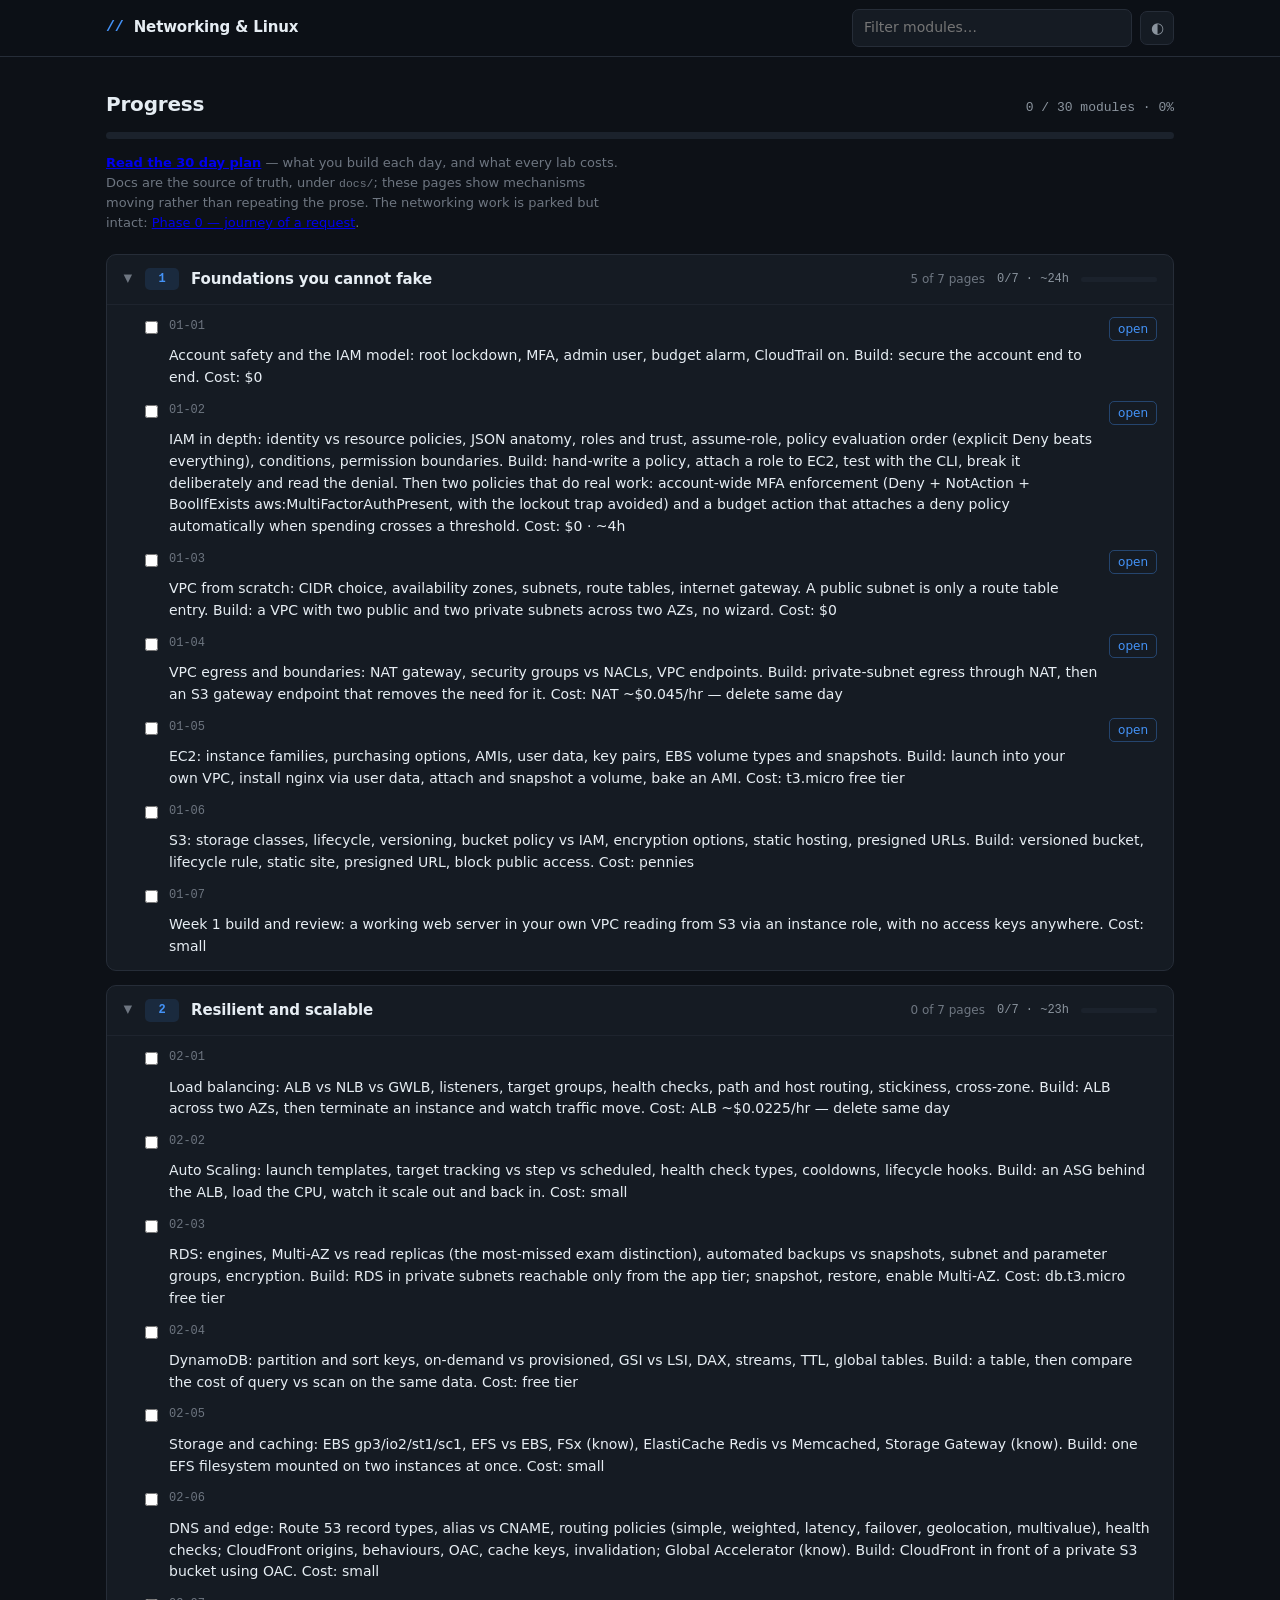
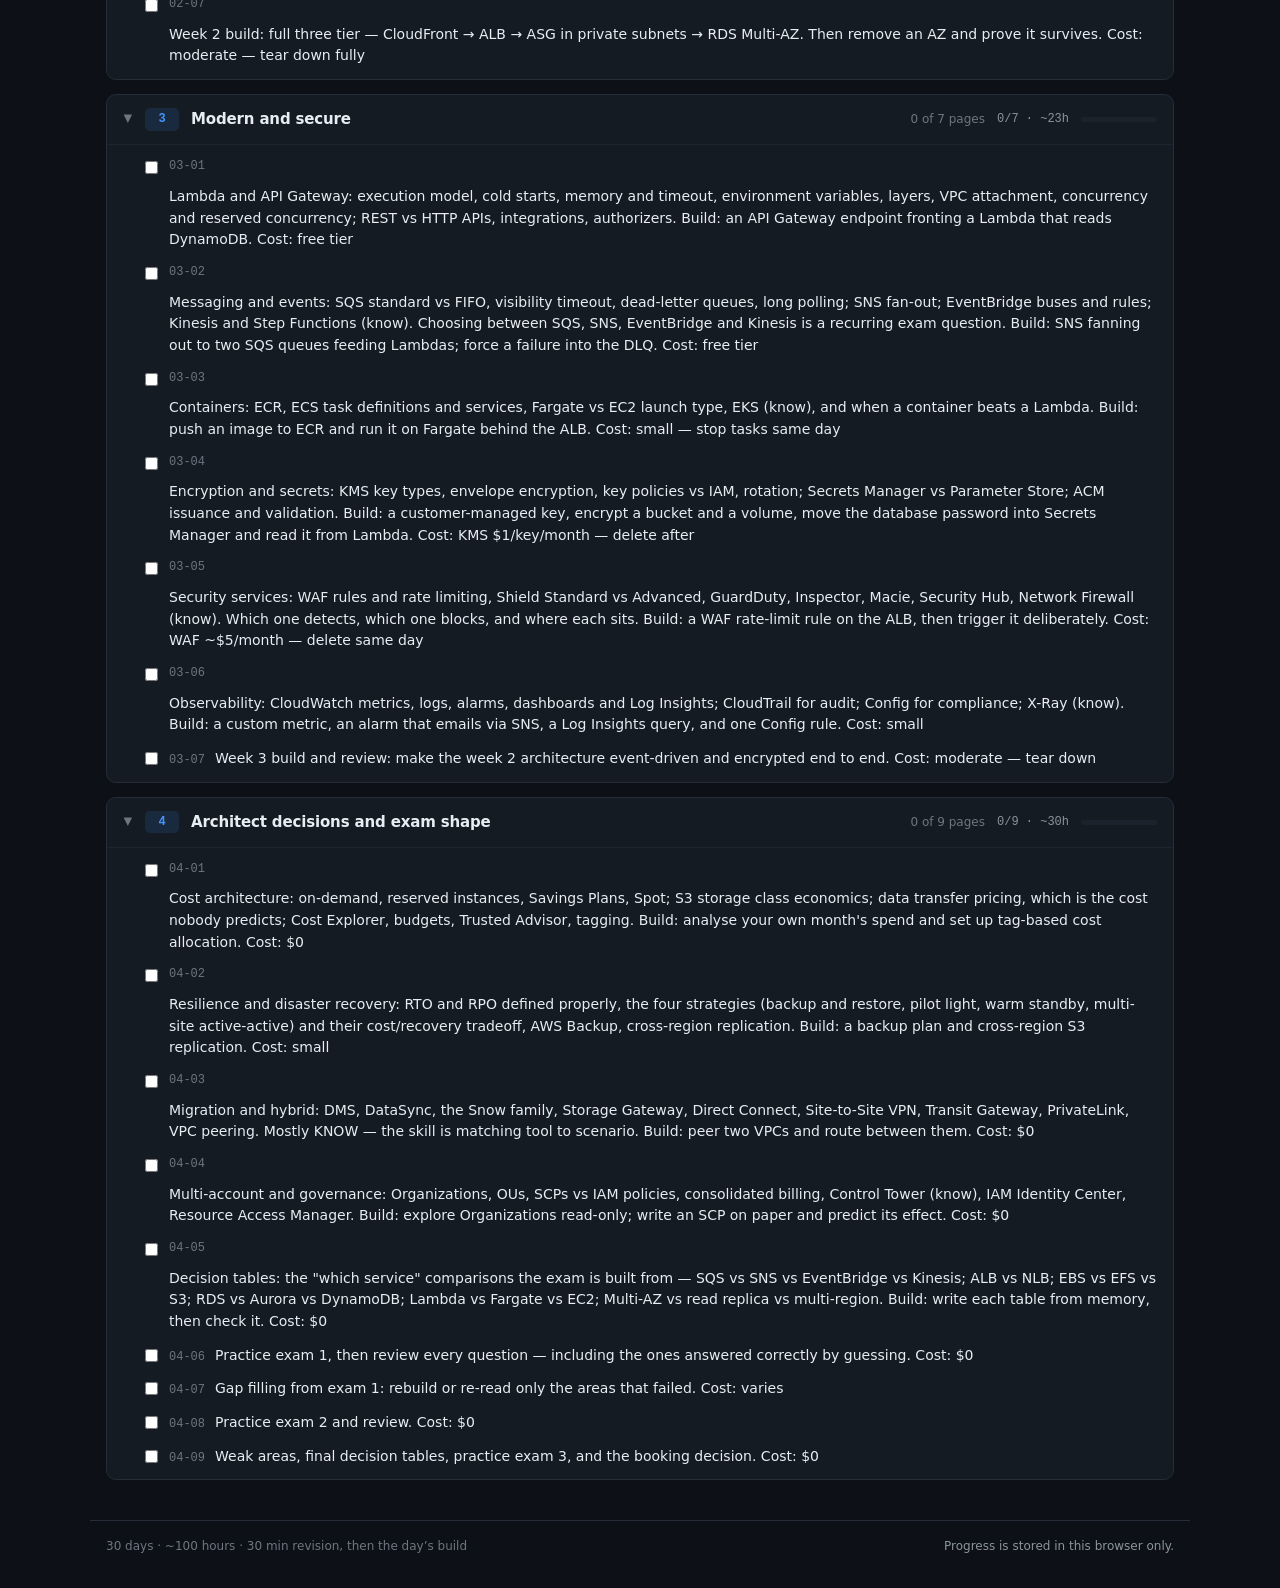
<file: site/index.html>
<!doctype html>
<html lang="en" data-theme="dark">
<head>
<meta charset="utf-8">
<meta name="viewport" content="width=device-width, initial-scale=1">
<title>Networking Curriculum</title>
<link rel="stylesheet" href="assets/site.css">
</head>
<body>
<header class="topbar">
  <div class="wrap topbar-inner">
    <div class="brand">
      <span class="brand-mark">//</span>
      <span>Networking &amp; Linux</span>
    </div>
    <div class="topbar-tools">
      <input id="search" type="search" placeholder="Filter modules…" autocomplete="off" spellcheck="false">
      <button id="theme" type="button" title="Toggle theme">◐</button>
    </div>
  </div>
</header>

<main class="wrap">
  <section class="summary">
    <div class="summary-head">
      <h1>Progress</h1>
      <p id="overall-text" class="muted">—</p>
    </div>
    <div class="bar bar-lg"><div id="overall-bar" class="bar-fill"></div></div>
    <p class="note">
      <a href="plan.html"><strong>Read the 30 day plan</strong></a> — what
      you build each day, and what every lab costs. Docs are the source of
      truth, under <code>docs/</code>; these pages show mechanisms moving
      rather than repeating the prose. The networking work is parked but
      intact: <a href="phase-0.html">Phase 0 — journey of a request</a>.
    </p>
  </section>

  <section id="phases" class="phases"></section>

  <p id="empty" class="empty" hidden>No modules match that filter.</p>
</main>

<footer class="wrap foot">
  <span>30 days · ~100 hours · 30 min revision, then the day’s build</span>
  <span class="muted">Progress is stored in this browser only.</span>
</footer>

<script src="assets/curriculum.js"></script>
<script src="assets/site.js"></script>
</body>
</html>
</file>
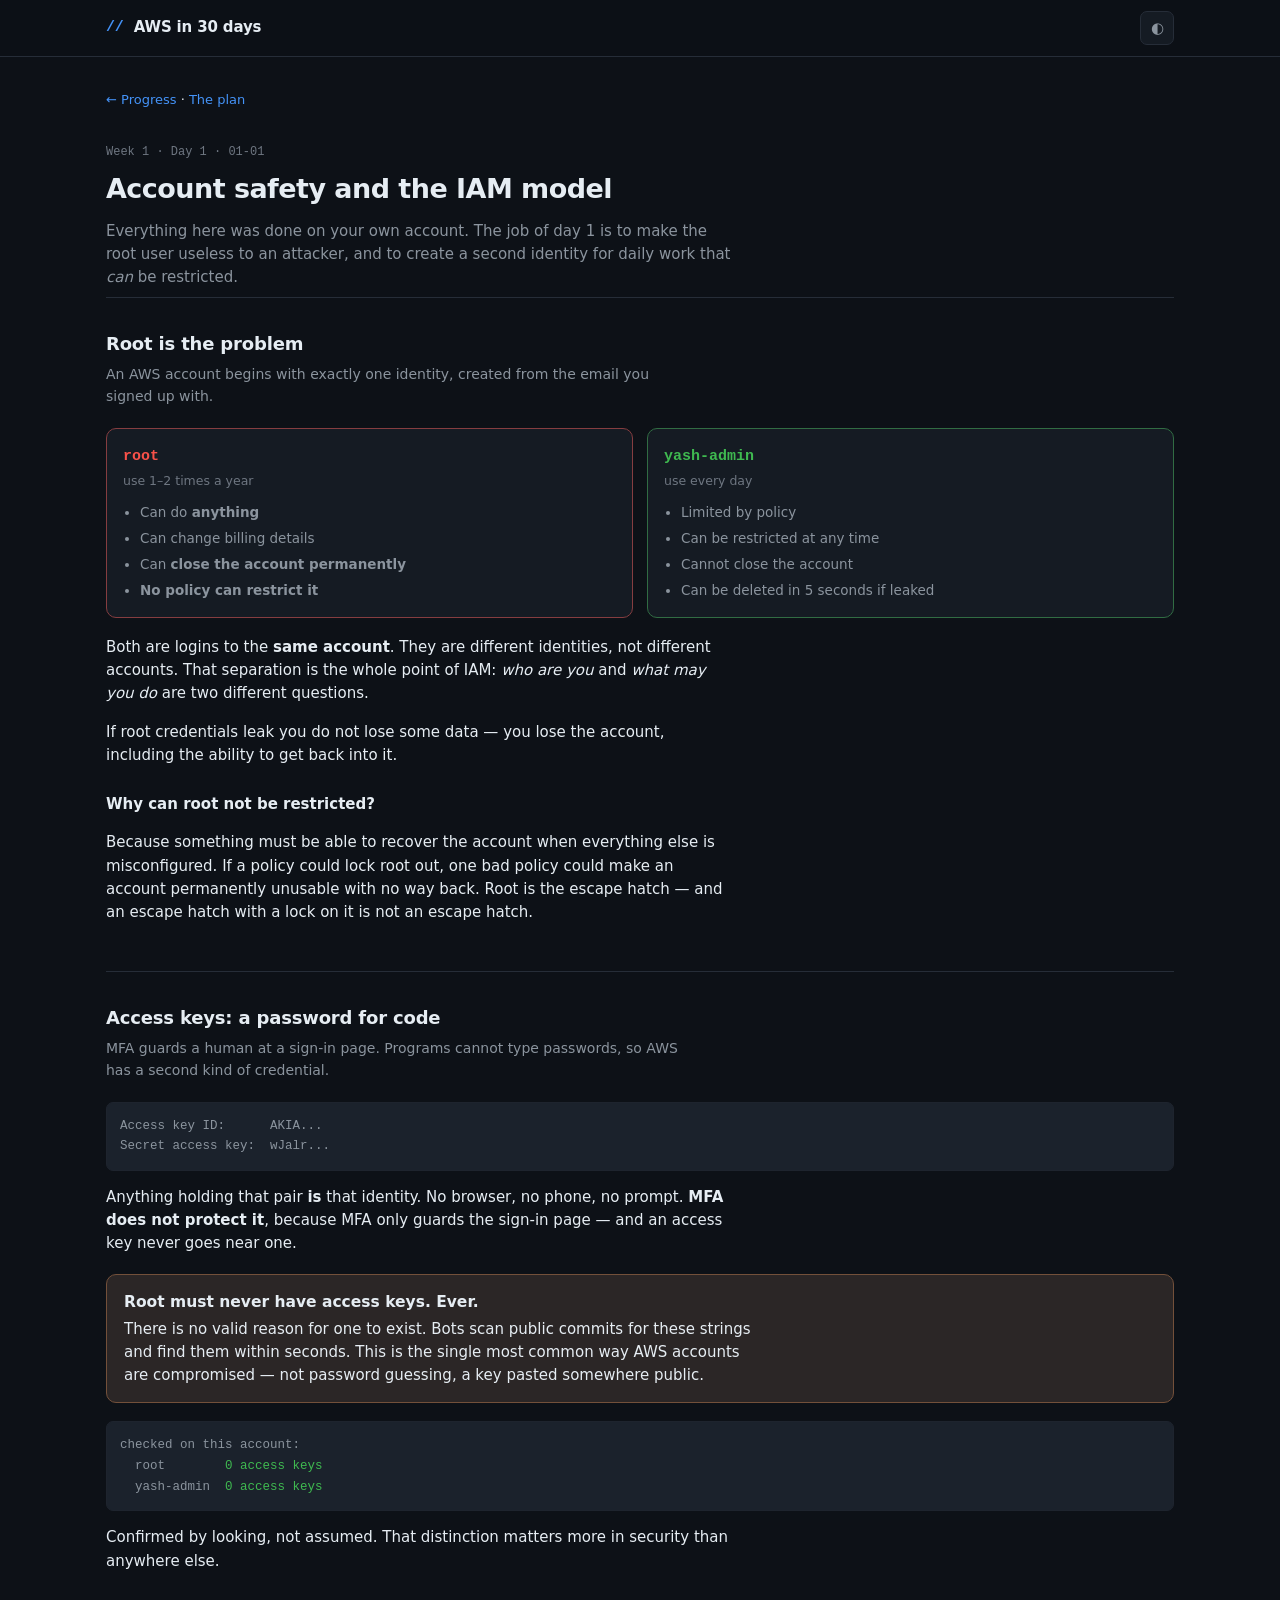
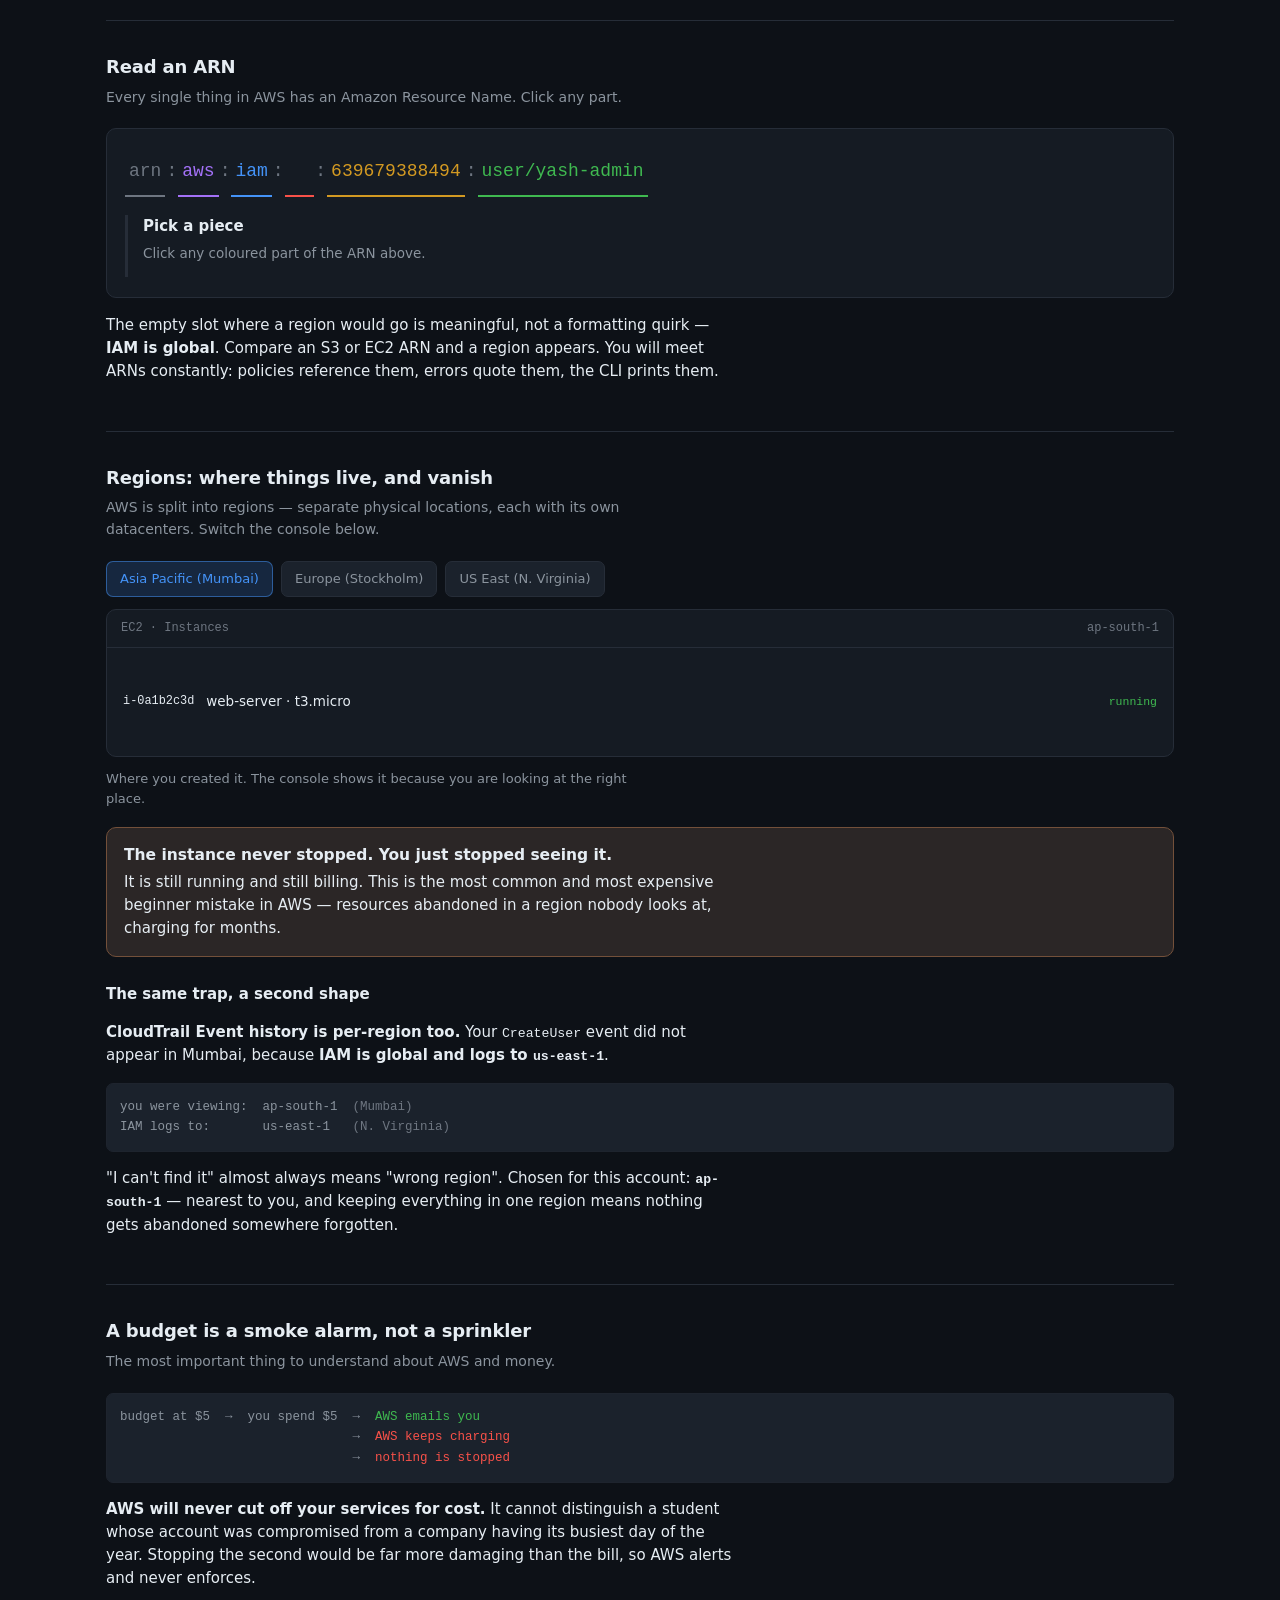
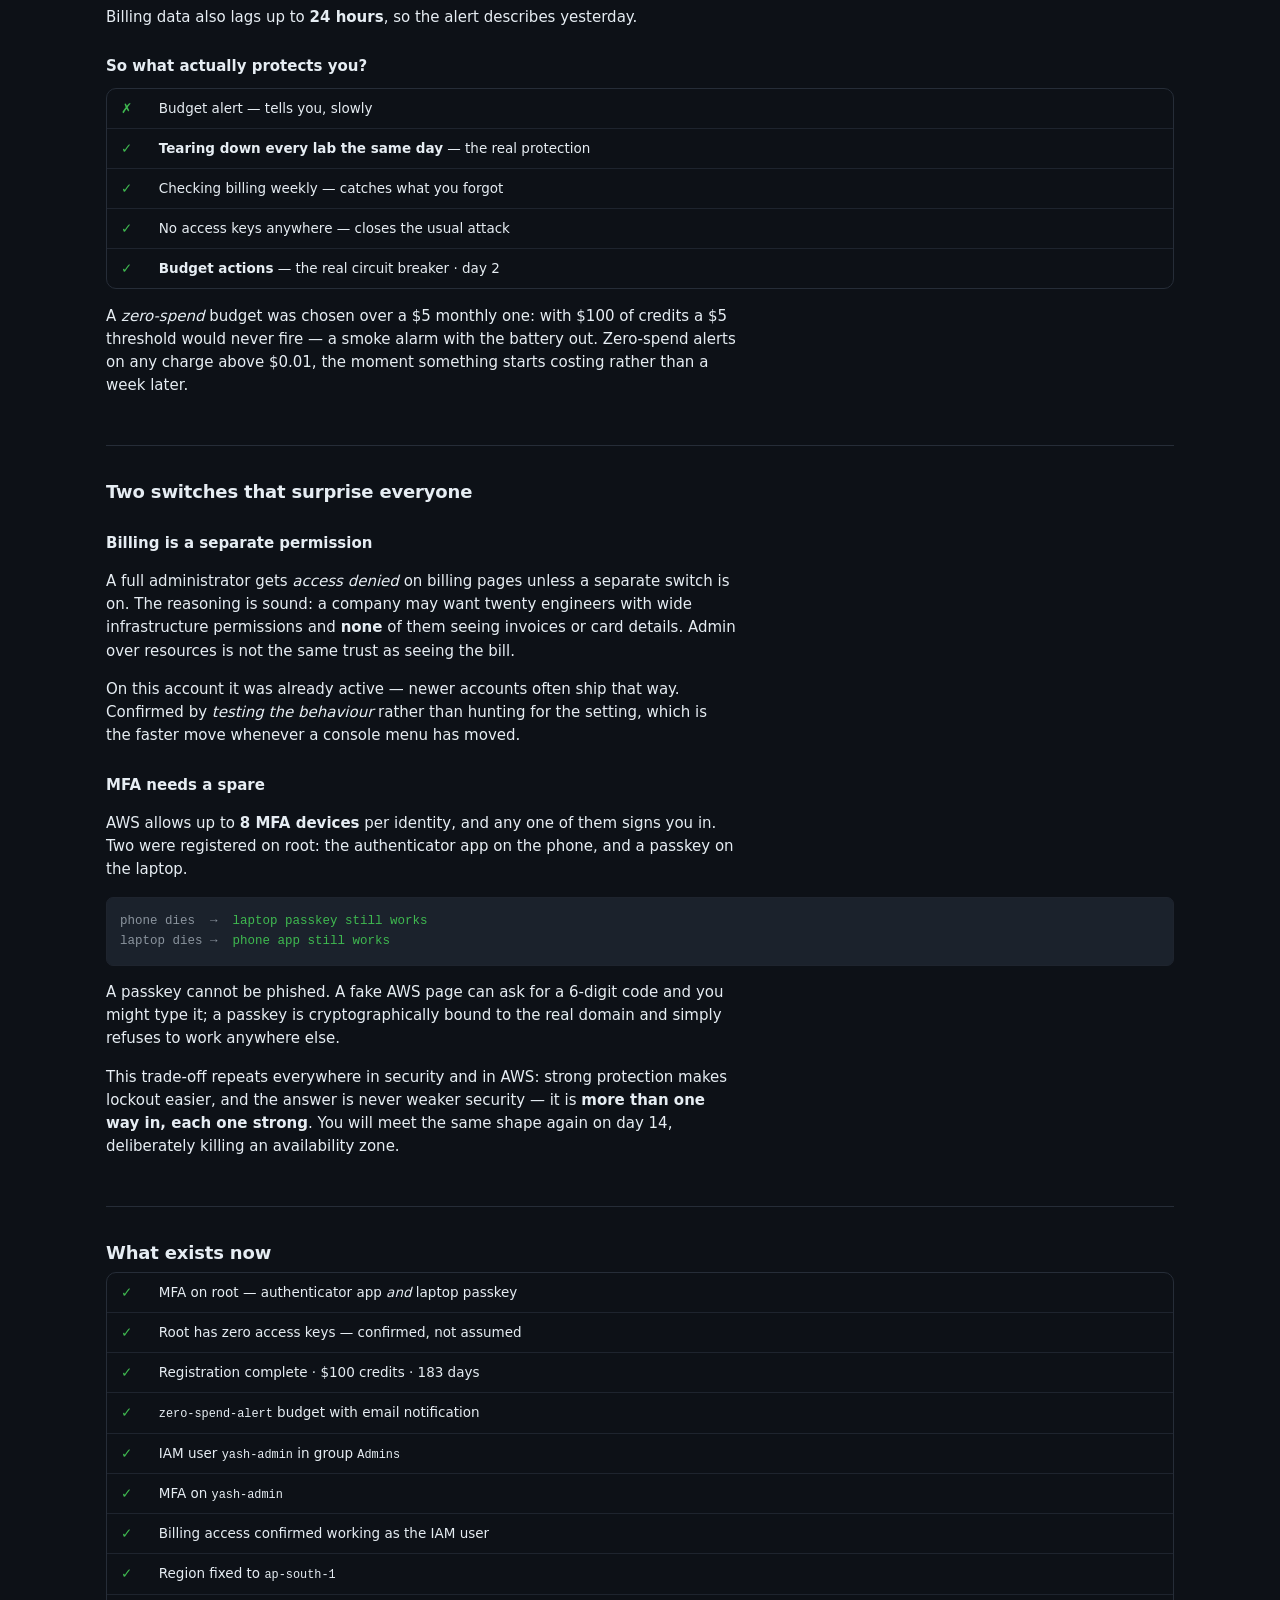
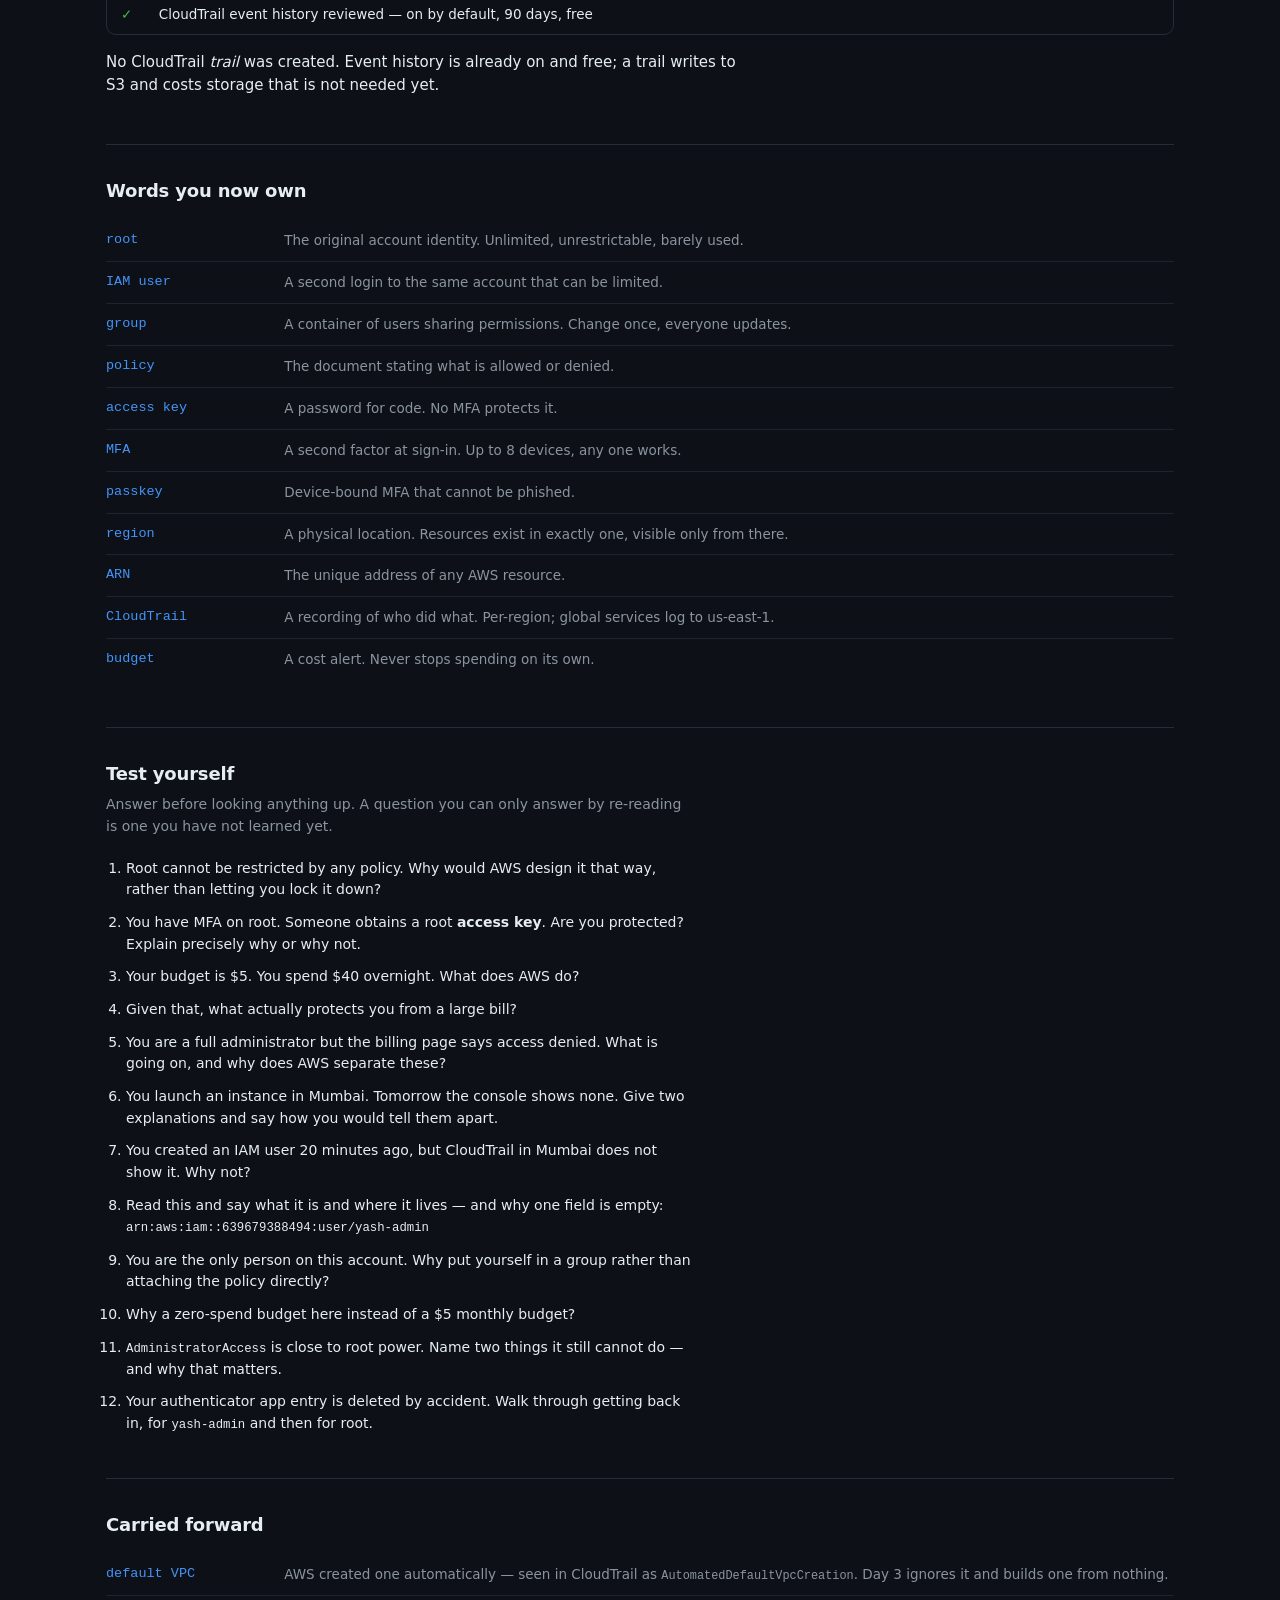
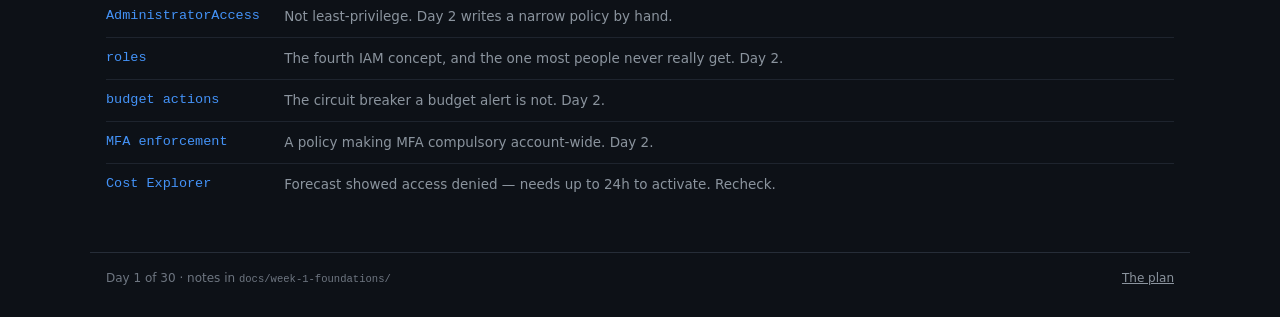
<file: site/day-01.html>
<!doctype html>
<html lang="en" data-theme="dark">
<head>
<meta charset="utf-8">
<meta name="viewport" content="width=device-width, initial-scale=1">
<title>Day 1 · Account safety and IAM</title>
<link rel="stylesheet" href="assets/site.css">
<style>
  :root {
    --root-c: #f85149;
    --user-c: #3fb950;
    --warn:   #f0883e;
    --cool:   #a371f7;
  }
  :root[data-theme="light"] {
    --root-c: #cf222e;
    --user-c: #1a7f37;
    --warn:   #bc4c00;
    --cool:   #8250df;
  }

  .crumb { padding: 20px 0 0; font-size: 13px; }
  .crumb a { color: var(--accent); text-decoration: none; }
  .crumb a:hover { text-decoration: underline; }

  .lede { padding: 20px 0 8px; max-width: 66ch; }
  .lede .eyebrow { font-family: var(--mono); font-size: 12px; color: var(--ink-faint); margin: 0 0 6px; }
  .lede h1 { margin: 0 0 10px; font-size: 27px; letter-spacing: -.02em; }
  .lede p { margin: 0; color: var(--ink-dim); }

  section { padding: 32px 0; border-top: 1px solid var(--line); }
  section > h2 { margin: 0 0 6px; font-size: 18px; letter-spacing: -.01em; }
  section > .sub { margin: 0 0 20px; color: var(--ink-dim); font-size: 14px; max-width: 66ch; }
  h3.minor { margin: 26px 0 10px; font-size: 15px; }
  p { max-width: 66ch; }

  pre.box {
    font-family: var(--mono); font-size: 12.5px; line-height: 1.65;
    background: var(--panel-2); border: 1px solid var(--line-soft);
    border-radius: 7px; padding: 13px; margin: 14px 0;
    overflow-x: auto; color: var(--ink-dim);
  }
  pre.box .dim { color: var(--ink-faint); }
  pre.box .bad { color: var(--root-c); }
  pre.box .good { color: var(--user-c); }
  pre.box .hi { color: var(--warn); }

  /* root vs user */
  .vs { display: grid; grid-template-columns: repeat(auto-fit, minmax(265px, 1fr)); gap: 14px; margin: 18px 0; }
  .card { background: var(--panel); border: 1px solid var(--line); border-radius: var(--radius); padding: 16px; }
  .card.root { border-color: color-mix(in srgb, var(--root-c) 45%, var(--line)); }
  .card.user { border-color: color-mix(in srgb, var(--user-c) 45%, var(--line)); }
  .card h4 { margin: 0 0 3px; font-size: 15px; font-family: var(--mono); }
  .card.root h4 { color: var(--root-c); }
  .card.user h4 { color: var(--user-c); }
  .card .when { margin: 0 0 12px; font-size: 12.5px; color: var(--ink-faint); }
  .card ul { margin: 0; padding-left: 17px; font-size: 13.5px; color: var(--ink-dim); }
  .card li { margin-bottom: 5px; }
  .card li:last-child { margin-bottom: 0; }

  /* ARN decoder */
  .arnbox { background: var(--panel); border: 1px solid var(--line); border-radius: var(--radius); padding: 20px 18px; }
  .arnline {
    font-family: var(--mono); font-size: clamp(13px, 2vw, 18px);
    display: flex; flex-wrap: wrap; align-items: baseline; line-height: 2.3;
  }
  .aseg {
    cursor: pointer; border: 0; background: transparent; font: inherit;
    color: var(--c); padding: 2px 4px; border-bottom: 2px solid var(--c);
    border-radius: 3px 3px 0 0;
  }
  .aseg:hover, .aseg:focus-visible { background: color-mix(in srgb, var(--c) 18%, transparent); }
  .aseg[aria-pressed="true"] { background: color-mix(in srgb, var(--c) 28%, transparent); }
  .aseg:focus-visible { outline: 2px solid var(--c); outline-offset: 1px; }
  .acolon { color: var(--ink-faint); font-family: var(--mono); padding: 0 1px; }
  .aout { margin-top: 18px; border-left: 3px solid var(--c, var(--line)); padding-left: 15px; min-height: 62px; }
  .aout b { display: block; margin-bottom: 4px; color: var(--c, var(--ink)); }
  .aout span { font-size: 13.5px; color: var(--ink-dim); }

  /* region demo */
  .regions { display: grid; gap: 12px; }
  .rtabs { display: flex; gap: 8px; flex-wrap: wrap; }
  .rtab {
    font: inherit; font-size: 13px; padding: 7px 13px; cursor: pointer;
    background: var(--panel-2); color: var(--ink-dim);
    border: 1px solid var(--line); border-radius: 7px;
  }
  .rtab[aria-pressed="true"] { background: color-mix(in srgb, var(--accent) 18%, transparent); border-color: color-mix(in srgb, var(--accent) 50%, transparent); color: var(--accent); }
  .rtab:focus-visible { outline: 2px solid var(--accent); outline-offset: 1px; }
  .rscreen {
    background: var(--panel); border: 1px solid var(--line);
    border-radius: var(--radius); overflow: hidden;
  }
  .rbar {
    display: flex; justify-content: space-between; align-items: center;
    padding: 9px 14px; border-bottom: 1px solid var(--line);
    font-family: var(--mono); font-size: 12px; color: var(--ink-faint);
  }
  .rbody { padding: 22px 16px; min-height: 108px; display: grid; align-content: center; gap: 9px; }
  .rrow { display: grid; grid-template-columns: auto 1fr auto; gap: 12px; align-items: center; font-size: 13.5px; }
  .rrow code { color: var(--ink); }
  .rstate { font-family: var(--mono); font-size: 11.5px; }
  .rempty { text-align: center; color: var(--ink-faint); font-size: 13.5px; }
  .rempty b { display: block; color: var(--root-c); font-family: var(--mono); margin-bottom: 5px; }
  .rnote { margin: 0; font-size: 13px; color: var(--ink-dim); }

  .callout {
    margin: 18px 0; padding: 15px 17px; border-radius: var(--radius);
    background: color-mix(in srgb, var(--warn) 10%, var(--panel));
    border: 1px solid color-mix(in srgb, var(--warn) 38%, var(--line));
  }
  .callout p { margin: 0; }
  .callout .big { font-size: 15.5px; font-weight: 600; margin-bottom: 4px; }

  .done { border: 1px solid var(--line); border-radius: var(--radius); overflow: hidden; }
  .drow { display: grid; grid-template-columns: 3ch 1fr; gap: 12px; padding: 9px 14px; font-size: 13.5px; border-bottom: 1px solid var(--line-soft); }
  .drow:last-child { border-bottom: 0; }
  .drow span:first-child { color: var(--user-c); }

  .vocab { display: grid; }
  .vrow { display: grid; grid-template-columns: 17ch 1fr; gap: 16px; padding: 10px 0; border-bottom: 1px solid var(--line-soft); }
  .vrow:last-child { border-bottom: 0; }
  .vrow dt { font-size: 13.5px; color: var(--accent); font-family: var(--mono); }
  .vrow dd { margin: 0; font-size: 13.5px; color: var(--ink-dim); }

  ol.qs { margin: 0; padding-left: 20px; }
  ol.qs li { margin-bottom: 11px; font-size: 14px; max-width: 64ch; }

  .foot { display: flex; justify-content: space-between; gap: 16px; flex-wrap: wrap;
    border-top: 1px solid var(--line); padding-top: 16px; padding-bottom: 34px;
    font-size: 12px; color: var(--ink-faint); }

  @media (max-width: 620px) {
    .vrow { grid-template-columns: 1fr; gap: 2px; }
    .rrow { grid-template-columns: 1fr; gap: 3px; }
  }
  @media (prefers-reduced-motion: reduce) { * { transition: none !important; } }
</style>
</head>
<body>

<header class="topbar">
  <div class="wrap topbar-inner">
    <div class="brand"><span class="brand-mark">//</span><span>AWS in 30 days</span></div>
    <div class="topbar-tools"><button id="theme" type="button" title="Toggle theme">◐</button></div>
  </div>
</header>

<main class="wrap">

  <p class="crumb"><a href="index.html">← Progress</a> · <a href="plan.html">The plan</a></p>

  <div class="lede">
    <p class="eyebrow">Week 1 · Day 1 · 01-01</p>
    <h1>Account safety and the IAM model</h1>
    <p>Everything here was done on your own account. The job of day 1 is to
    make the root user useless to an attacker, and to create a second
    identity for daily work that <em>can</em> be restricted.</p>
  </div>

  <section>
    <h2>Root is the problem</h2>
    <p class="sub">An AWS account begins with exactly one identity, created
    from the email you signed up with.</p>

    <div class="vs">
      <div class="card root">
        <h4>root</h4>
        <p class="when">use 1–2 times a year</p>
        <ul>
          <li>Can do <strong>anything</strong></li>
          <li>Can change billing details</li>
          <li>Can <strong>close the account permanently</strong></li>
          <li><strong>No policy can restrict it</strong></li>
        </ul>
      </div>
      <div class="card user">
        <h4>yash-admin</h4>
        <p class="when">use every day</p>
        <ul>
          <li>Limited by policy</li>
          <li>Can be restricted at any time</li>
          <li>Cannot close the account</li>
          <li>Can be deleted in 5 seconds if leaked</li>
        </ul>
      </div>
    </div>

    <p>Both are logins to the <strong>same account</strong>. They are
    different identities, not different accounts. That separation is the
    whole point of IAM: <em>who are you</em> and <em>what may you do</em> are
    two different questions.</p>

    <p>If root credentials leak you do not lose some data — you lose the
    account, including the ability to get back into it.</p>

    <h3 class="minor">Why can root not be restricted?</h3>
    <p>Because something must be able to recover the account when everything
    else is misconfigured. If a policy could lock root out, one bad policy
    could make an account permanently unusable with no way back. Root is the
    escape hatch — and an escape hatch with a lock on it is not an escape
    hatch.</p>
  </section>

  <section>
    <h2>Access keys: a password for code</h2>
    <p class="sub">MFA guards a human at a sign-in page. Programs cannot type
    passwords, so AWS has a second kind of credential.</p>

    <pre class="box">Access key ID:      AKIA...
Secret access key:  wJalr...</pre>

    <p>Anything holding that pair <strong>is</strong> that identity. No
    browser, no phone, no prompt. <strong>MFA does not protect it</strong>,
    because MFA only guards the sign-in page — and an access key never goes
    near one.</p>

    <div class="callout">
      <p class="big">Root must never have access keys. Ever.</p>
      <p>There is no valid reason for one to exist. Bots scan public commits
      for these strings and find them within seconds. This is the single
      most common way AWS accounts are compromised — not password guessing,
      a key pasted somewhere public.</p>
    </div>

    <pre class="box">checked on this account:
  root        <span class="good">0 access keys</span>
  yash-admin  <span class="good">0 access keys</span></pre>

    <p>Confirmed by looking, not assumed. That distinction matters more in
    security than anywhere else.</p>
  </section>

  <section>
    <h2>Read an ARN</h2>
    <p class="sub">Every single thing in AWS has an Amazon Resource Name.
    Click any part.</p>

    <div class="arnbox">
      <div class="arnline" id="arnline"></div>
      <div class="aout" id="aout">
        <b>Pick a piece</b>
        <span>Click any coloured part of the ARN above.</span>
      </div>
    </div>

    <p style="margin-top:16px">The empty slot where a region would go is
    meaningful, not a formatting quirk — <strong>IAM is global</strong>.
    Compare an S3 or EC2 ARN and a region appears. You will meet ARNs
    constantly: policies reference them, errors quote them, the CLI prints
    them.</p>
  </section>

  <section>
    <h2>Regions: where things live, and vanish</h2>
    <p class="sub">AWS is split into regions — separate physical locations,
    each with its own datacenters. Switch the console below.</p>

    <div class="regions">
      <div class="rtabs" id="rtabs"></div>
      <div class="rscreen">
        <div class="rbar">
          <span>EC2 · Instances</span>
          <span id="rlabel">—</span>
        </div>
        <div class="rbody" id="rbody"></div>
      </div>
      <p class="rnote" id="rnote"></p>
    </div>

    <div class="callout">
      <p class="big">The instance never stopped. You just stopped seeing it.</p>
      <p>It is still running and still billing. This is the most common and
      most expensive beginner mistake in AWS — resources abandoned in a
      region nobody looks at, charging for months.</p>
    </div>

    <h3 class="minor">The same trap, a second shape</h3>
    <p><strong>CloudTrail Event history is per-region too.</strong> Your
    <code>CreateUser</code> event did not appear in Mumbai, because
    <strong>IAM is global and logs to <code>us-east-1</code></strong>.</p>

    <pre class="box">you were viewing:  ap-south-1  <span class="dim">(Mumbai)</span>
IAM logs to:       us-east-1   <span class="dim">(N. Virginia)</span></pre>

    <p>"I can't find it" almost always means "wrong region". Chosen for this
    account: <strong><code>ap-south-1</code></strong> — nearest to you, and
    keeping everything in one region means nothing gets abandoned somewhere
    forgotten.</p>
  </section>

  <section>
    <h2>A budget is a smoke alarm, not a sprinkler</h2>
    <p class="sub">The most important thing to understand about AWS and
    money.</p>

    <pre class="box">budget at $5  →  you spend $5  →  <span class="good">AWS emails you</span>
                               →  <span class="bad">AWS keeps charging</span>
                               →  <span class="bad">nothing is stopped</span></pre>

    <p><strong>AWS will never cut off your services for cost.</strong> It
    cannot distinguish a student whose account was compromised from a
    company having its busiest day of the year. Stopping the second would be
    far more damaging than the bill, so AWS alerts and never enforces.</p>

    <p>Billing data also lags up to <strong>24 hours</strong>, so the alert
    describes yesterday.</p>

    <h3 class="minor">So what actually protects you?</h3>
    <div class="done">
      <div class="drow"><span>✗</span><span>Budget alert — tells you, slowly</span></div>
      <div class="drow"><span>✓</span><span><strong>Tearing down every lab the same day</strong> — the real protection</span></div>
      <div class="drow"><span>✓</span><span>Checking billing weekly — catches what you forgot</span></div>
      <div class="drow"><span>✓</span><span>No access keys anywhere — closes the usual attack</span></div>
      <div class="drow"><span>✓</span><span><strong>Budget actions</strong> — the real circuit breaker · day 2</span></div>
    </div>

    <p style="margin-top:16px">A <em>zero-spend</em> budget was chosen over a
    $5 monthly one: with $100 of credits a $5 threshold would never fire — a
    smoke alarm with the battery out. Zero-spend alerts on any charge above
    $0.01, the moment something starts costing rather than a week later.</p>
  </section>

  <section>
    <h2>Two switches that surprise everyone</h2>

    <h3 class="minor">Billing is a separate permission</h3>
    <p>A full administrator gets <em>access denied</em> on billing pages
    unless a separate switch is on. The reasoning is sound: a company may
    want twenty engineers with wide infrastructure permissions and
    <strong>none</strong> of them seeing invoices or card details. Admin over
    resources is not the same trust as seeing the bill.</p>
    <p>On this account it was already active — newer accounts often ship that
    way. Confirmed by <em>testing the behaviour</em> rather than hunting for
    the setting, which is the faster move whenever a console menu has moved.</p>

    <h3 class="minor">MFA needs a spare</h3>
    <p>AWS allows up to <strong>8 MFA devices</strong> per identity, and any
    one of them signs you in. Two were registered on root: the authenticator
    app on the phone, and a passkey on the laptop.</p>
    <pre class="box">phone dies  →  <span class="good">laptop passkey still works</span>
laptop dies →  <span class="good">phone app still works</span></pre>
    <p>A passkey cannot be phished. A fake AWS page can ask for a 6-digit
    code and you might type it; a passkey is cryptographically bound to the
    real domain and simply refuses to work anywhere else.</p>
    <p>This trade-off repeats everywhere in security and in AWS: strong
    protection makes lockout easier, and the answer is never weaker security
    — it is <strong>more than one way in, each one strong</strong>. You will
    meet the same shape again on day 14, deliberately killing an
    availability zone.</p>
  </section>

  <section>
    <h2>What exists now</h2>
    <div class="done">
      <div class="drow"><span>✓</span><span>MFA on root — authenticator app <em>and</em> laptop passkey</span></div>
      <div class="drow"><span>✓</span><span>Root has zero access keys — confirmed, not assumed</span></div>
      <div class="drow"><span>✓</span><span>Registration complete · $100 credits · 183 days</span></div>
      <div class="drow"><span>✓</span><span><code>zero-spend-alert</code> budget with email notification</span></div>
      <div class="drow"><span>✓</span><span>IAM user <code>yash-admin</code> in group <code>Admins</code></span></div>
      <div class="drow"><span>✓</span><span>MFA on <code>yash-admin</code></span></div>
      <div class="drow"><span>✓</span><span>Billing access confirmed working as the IAM user</span></div>
      <div class="drow"><span>✓</span><span>Region fixed to <code>ap-south-1</code></span></div>
      <div class="drow"><span>✓</span><span>CloudTrail event history reviewed — on by default, 90 days, free</span></div>
    </div>
    <p style="margin-top:16px">No CloudTrail <em>trail</em> was created. Event
    history is already on and free; a trail writes to S3 and costs storage
    that is not needed yet.</p>
  </section>

  <section>
    <h2>Words you now own</h2>
    <dl class="vocab">
      <div class="vrow"><dt>root</dt><dd>The original account identity. Unlimited, unrestrictable, barely used.</dd></div>
      <div class="vrow"><dt>IAM user</dt><dd>A second login to the same account that can be limited.</dd></div>
      <div class="vrow"><dt>group</dt><dd>A container of users sharing permissions. Change once, everyone updates.</dd></div>
      <div class="vrow"><dt>policy</dt><dd>The document stating what is allowed or denied.</dd></div>
      <div class="vrow"><dt>access key</dt><dd>A password for code. No MFA protects it.</dd></div>
      <div class="vrow"><dt>MFA</dt><dd>A second factor at sign-in. Up to 8 devices, any one works.</dd></div>
      <div class="vrow"><dt>passkey</dt><dd>Device-bound MFA that cannot be phished.</dd></div>
      <div class="vrow"><dt>region</dt><dd>A physical location. Resources exist in exactly one, visible only from there.</dd></div>
      <div class="vrow"><dt>ARN</dt><dd>The unique address of any AWS resource.</dd></div>
      <div class="vrow"><dt>CloudTrail</dt><dd>A recording of who did what. Per-region; global services log to us-east-1.</dd></div>
      <div class="vrow"><dt>budget</dt><dd>A cost alert. Never stops spending on its own.</dd></div>
    </dl>
  </section>

  <section>
    <h2>Test yourself</h2>
    <p class="sub">Answer before looking anything up. A question you can only
    answer by re-reading is one you have not learned yet.</p>
    <ol class="qs">
      <li>Root cannot be restricted by any policy. Why would AWS design it that way, rather than letting you lock it down?</li>
      <li>You have MFA on root. Someone obtains a root <strong>access key</strong>. Are you protected? Explain precisely why or why not.</li>
      <li>Your budget is $5. You spend $40 overnight. What does AWS do?</li>
      <li>Given that, what actually protects you from a large bill?</li>
      <li>You are a full administrator but the billing page says access denied. What is going on, and why does AWS separate these?</li>
      <li>You launch an instance in Mumbai. Tomorrow the console shows none. Give two explanations and say how you would tell them apart.</li>
      <li>You created an IAM user 20 minutes ago, but CloudTrail in Mumbai does not show it. Why not?</li>
      <li>Read this and say what it is and where it lives — and why one field is empty:<br><code>arn:aws:iam::639679388494:user/yash-admin</code></li>
      <li>You are the only person on this account. Why put yourself in a group rather than attaching the policy directly?</li>
      <li>Why a zero-spend budget here instead of a $5 monthly budget?</li>
      <li><code>AdministratorAccess</code> is close to root power. Name two things it still cannot do — and why that matters.</li>
      <li>Your authenticator app entry is deleted by accident. Walk through getting back in, for <code>yash-admin</code> and then for root.</li>
    </ol>
  </section>

  <section>
    <h2>Carried forward</h2>
    <dl class="vocab">
      <div class="vrow"><dt>default VPC</dt><dd>AWS created one automatically — seen in CloudTrail as <code>AutomatedDefaultVpcCreation</code>. Day 3 ignores it and builds one from nothing.</dd></div>
      <div class="vrow"><dt>AdministratorAccess</dt><dd>Not least-privilege. Day 2 writes a narrow policy by hand.</dd></div>
      <div class="vrow"><dt>roles</dt><dd>The fourth IAM concept, and the one most people never really get. Day 2.</dd></div>
      <div class="vrow"><dt>budget actions</dt><dd>The circuit breaker a budget alert is not. Day 2.</dd></div>
      <div class="vrow"><dt>MFA enforcement</dt><dd>A policy making MFA compulsory account-wide. Day 2.</dd></div>
      <div class="vrow"><dt>Cost Explorer</dt><dd>Forecast showed access denied — needs up to 24h to activate. Recheck.</dd></div>
    </dl>
  </section>

</main>

<footer class="wrap foot">
  <span>Day 1 of 30 · notes in <code>docs/week-1-foundations/</code></span>
  <span class="muted"><a href="plan.html" style="color:inherit">The plan</a></span>
</footer>

<script>
(function () {
  "use strict";

  var THEME = "netcurriculum.theme";
  try {
    var saved = localStorage.getItem(THEME);
    if (saved) document.documentElement.dataset.theme = saved;
  } catch (e) { /* storage may be blocked; the page still works */ }
  document.getElementById("theme").addEventListener("click", function () {
    var next = document.documentElement.dataset.theme === "dark" ? "light" : "dark";
    document.documentElement.dataset.theme = next;
    try { localStorage.setItem(THEME, next); } catch (e) { /* ignore */ }
  });

  function el(tag, cls, text) {
    var n = document.createElement(tag);
    if (cls) n.className = cls;
    if (text != null) n.textContent = text;
    return n;
  }

  /* ---------- ARN decoder ---------- */
  var ARN = [
    { t: "arn", c: "#6e7681", title: "Always 'arn'",
      body: "Every ARN starts the same way. It is how a tool knows the string it is looking at is a resource name and not a bucket name, an id, or a path." },
    { t: "aws", c: "#a371f7", title: "The partition",
      body: "Which AWS world this lives in. Nearly always 'aws'. Separate partitions exist for China and for US government regions, and they do not talk to each other." },
    { t: "iam", c: "#4493f8", title: "The service",
      body: "Which AWS service owns this thing. Here it is IAM. You will see s3, ec2, lambda, dynamodb and dozens more in the same slot." },
    { t: "", c: "#f85149", title: "The region — deliberately empty",
      body: "This is the interesting one. IAM is a global service: a user is not created in Mumbai or in Stockholm, it simply exists for the whole account. So there is no region to name. Compare an S3 or EC2 ARN and you will find ap-south-1 sitting here." },
    { t: "639679388494", c: "#d29922", title: "The account id",
      body: "Which AWS account owns the resource. Yours. Not a secret, but not something to post publicly either, since it is half of what someone needs to target you." },
    { t: "user/yash-admin", c: "#3fb950", title: "The resource itself",
      body: "Type and name. Here: a user called yash-admin. The format of this last part is up to each service, which is why some ARNs end in a path and others in an id." }
  ];

  var aline = document.getElementById("arnline");
  var aout = document.getElementById("aout");
  var acur = null;

  ARN.forEach(function (part, i) {
    if (i > 0) aline.appendChild(el("span", "acolon", ":"));
    var b = document.createElement("button");
    b.type = "button";
    b.className = "aseg";
    b.style.setProperty("--c", part.c);
    b.textContent = part.t === "" ? "  " : part.t;
    b.setAttribute("aria-pressed", "false");
    b.setAttribute("aria-label", part.title);
    b.addEventListener("click", function () {
      if (acur) acur.setAttribute("aria-pressed", "false");
      acur = b;
      b.setAttribute("aria-pressed", "true");
      aout.style.setProperty("--c", part.c);
      aout.innerHTML = "";
      aout.appendChild(el("b", null, part.title));
      aout.appendChild(el("span", null, part.body));
    });
    aline.appendChild(b);
  });

  /* ---------- region demo ----------
     The instance exists only in ap-south-1. Switching the console does not
     move or stop it; it only changes what you can see. */
  var REGIONS = [
    { id: "ap-south-1", name: "Asia Pacific (Mumbai)",
      note: "Where you created it. The console shows it because you are looking at the right place." },
    { id: "eu-north-1", name: "Europe (Stockholm)",
      note: "Same account, same instance, same bill. A different region is a different set of datacenters, and they share nothing you can see from here." },
    { id: "us-east-1", name: "US East (N. Virginia)",
      note: "Also empty of instances — but this is where global services such as IAM write their CloudTrail events. That is why your CreateUser event was not in Mumbai." }
  ];

  var rtabs = document.getElementById("rtabs");
  var rbody = document.getElementById("rbody");
  var rlabel = document.getElementById("rlabel");
  var rnote = document.getElementById("rnote");
  var rcur = "ap-south-1";

  function drawRegion() {
    Array.prototype.forEach.call(rtabs.children, function (b) {
      b.setAttribute("aria-pressed", b.dataset.id === rcur ? "true" : "false");
    });
    var reg = REGIONS.filter(function (r) { return r.id === rcur; })[0];
    rlabel.textContent = reg.id;
    rnote.textContent = reg.note;
    rbody.innerHTML = "";

    if (rcur === "ap-south-1") {
      var row = el("div", "rrow");
      row.appendChild(el("code", null, "i-0a1b2c3d"));
      row.appendChild(el("span", null, "web-server · t3.micro"));
      var st = el("span", "rstate", "running");
      st.style.color = "var(--user-c)";
      row.appendChild(st);
      rbody.appendChild(row);
    } else {
      var e = el("div", "rempty");
      e.appendChild(el("b", null, "No instances found"));
      e.appendChild(document.createTextNode(
        "The instance is still running in ap-south-1, and still billing."));
      rbody.appendChild(e);
    }
  }

  REGIONS.forEach(function (r) {
    var b = el("button", "rtab", r.name);
    b.type = "button";
    b.dataset.id = r.id;
    b.addEventListener("click", function () { rcur = r.id; drawRegion(); });
    rtabs.appendChild(b);
  });
  drawRegion();
})();
</script>
</body>
</html>
</file>
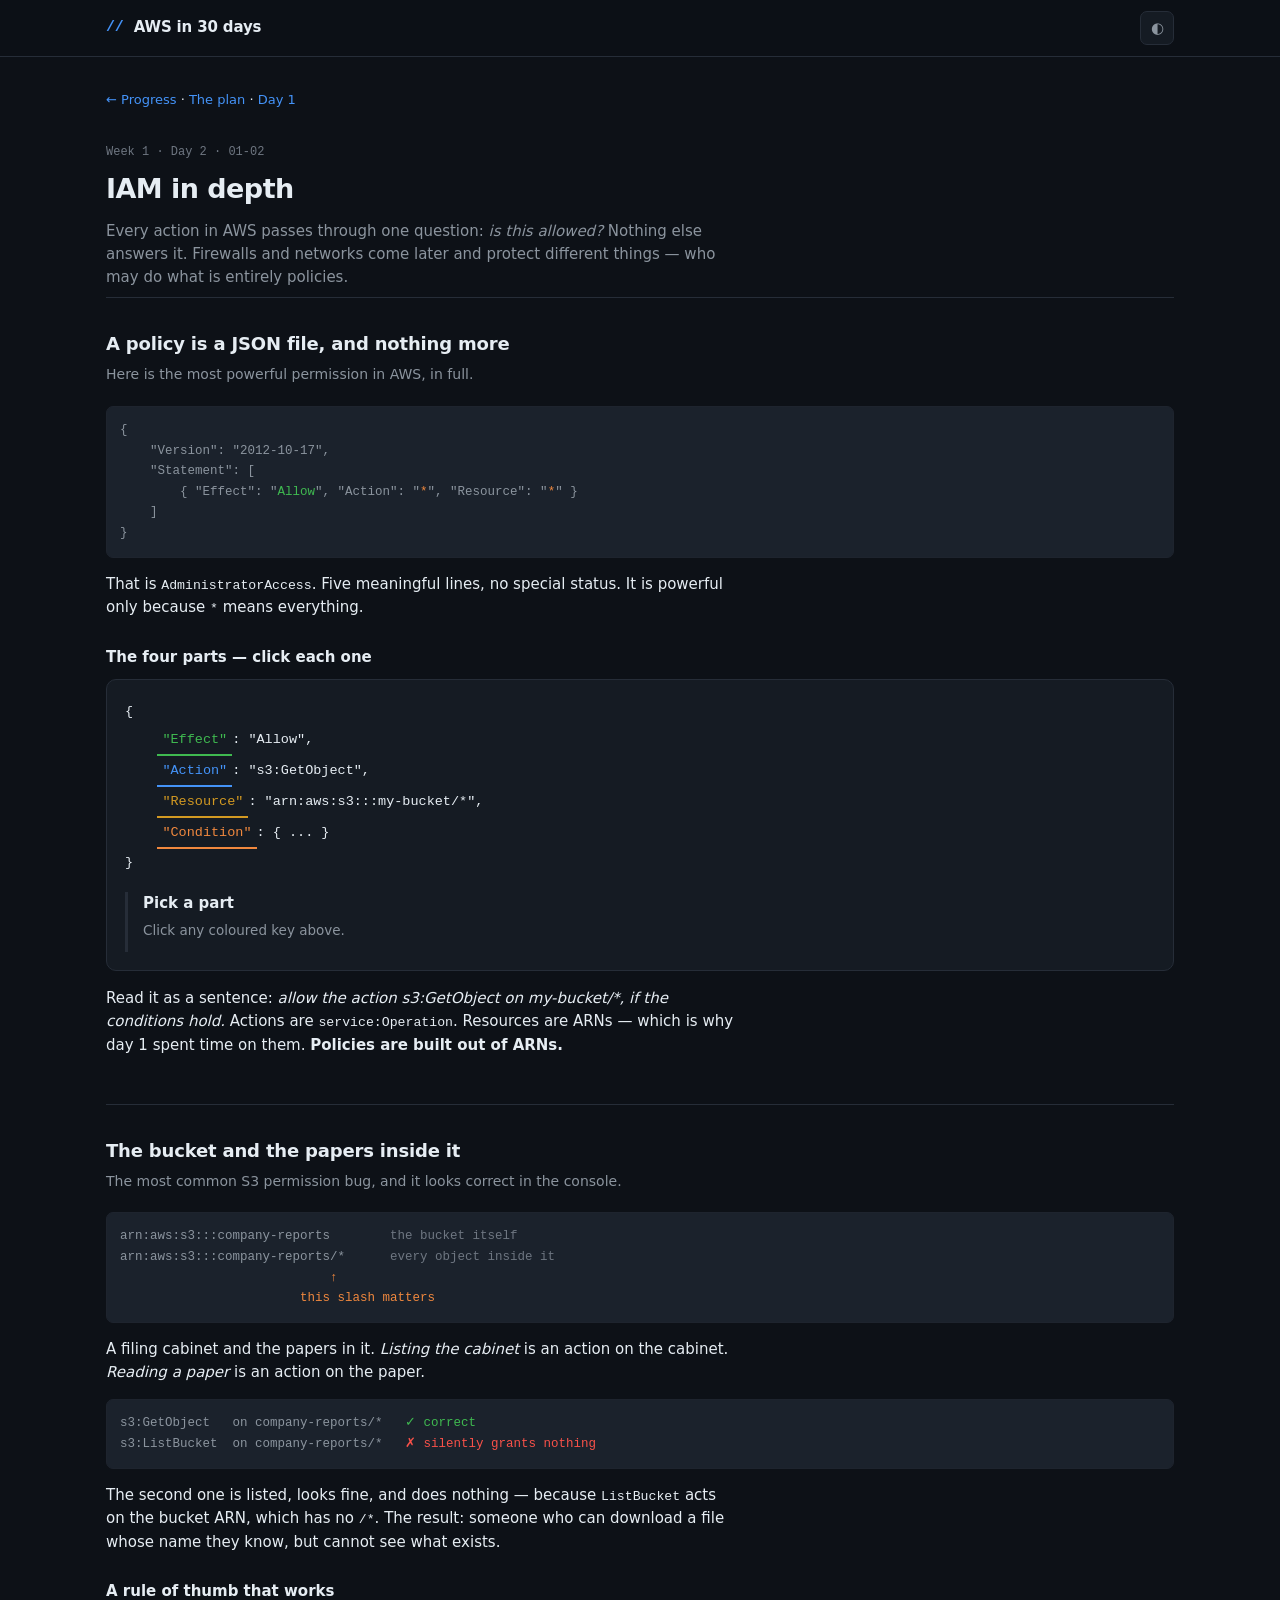
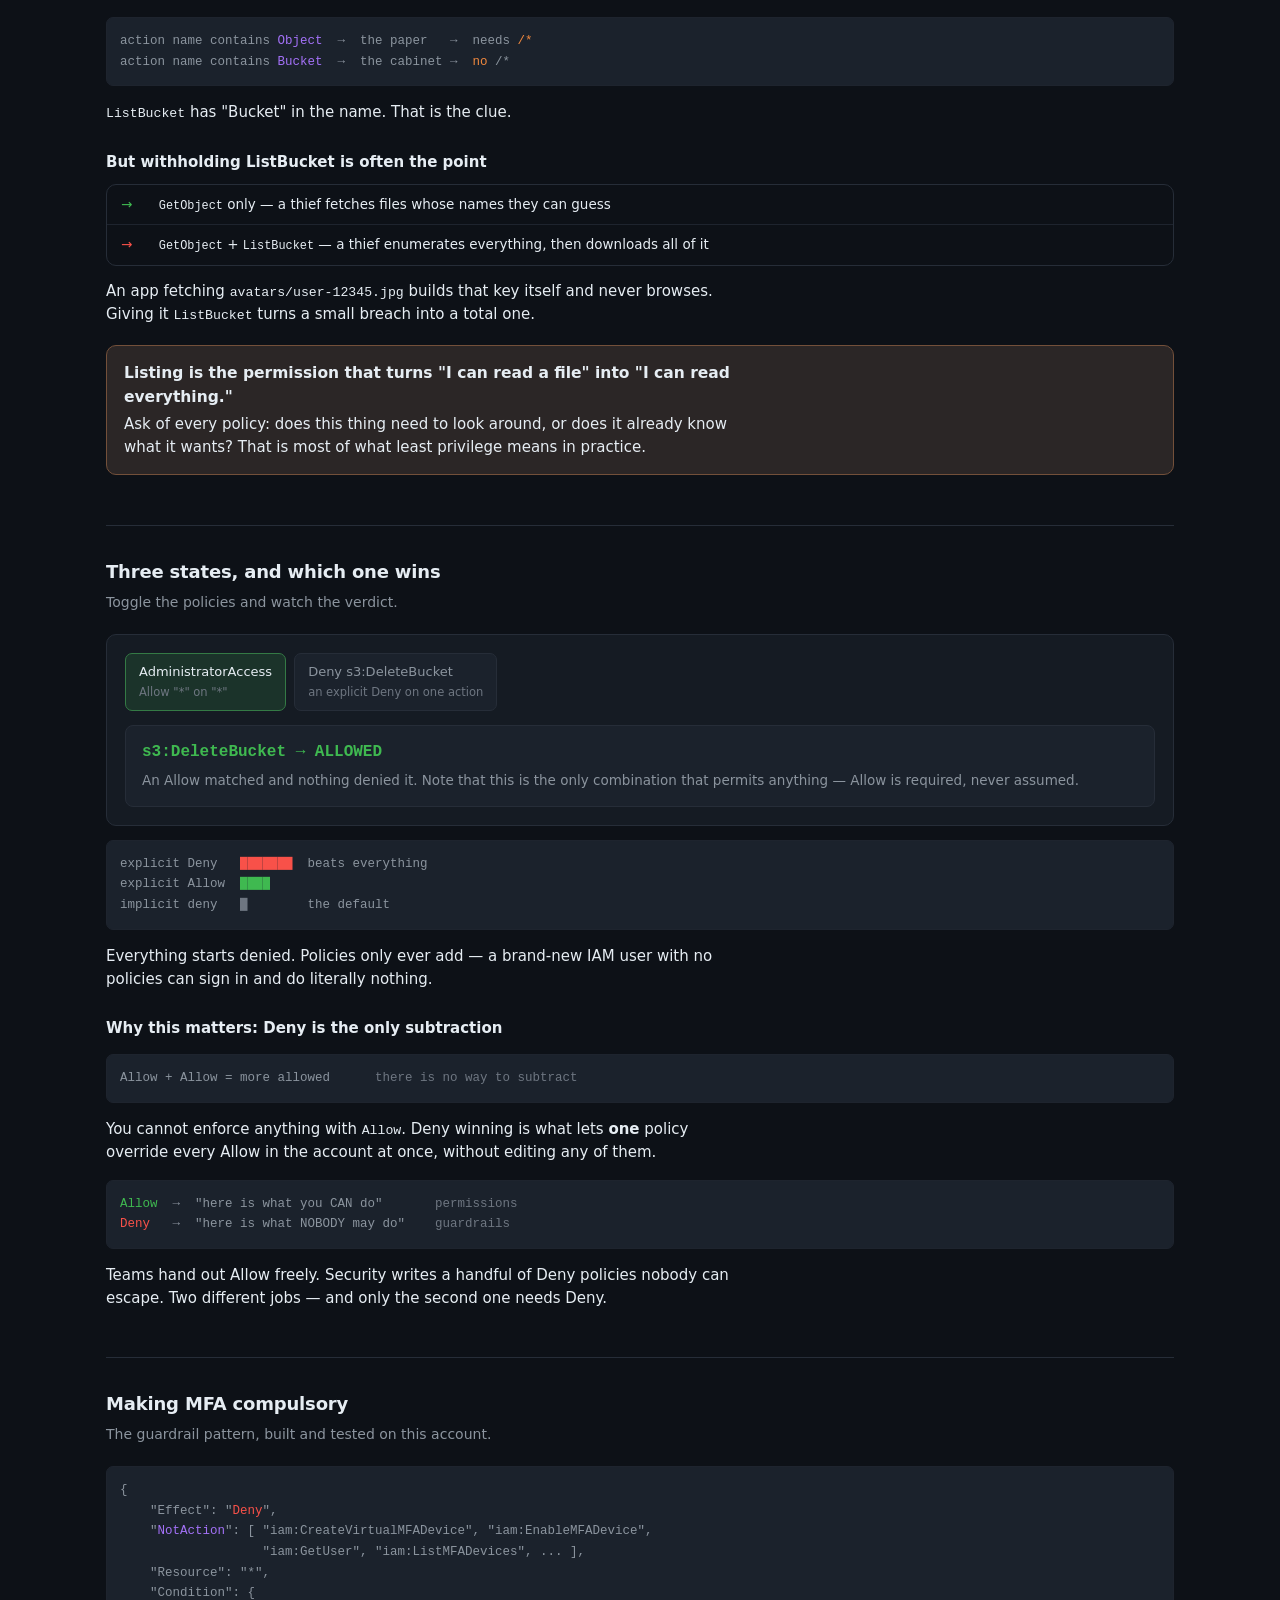
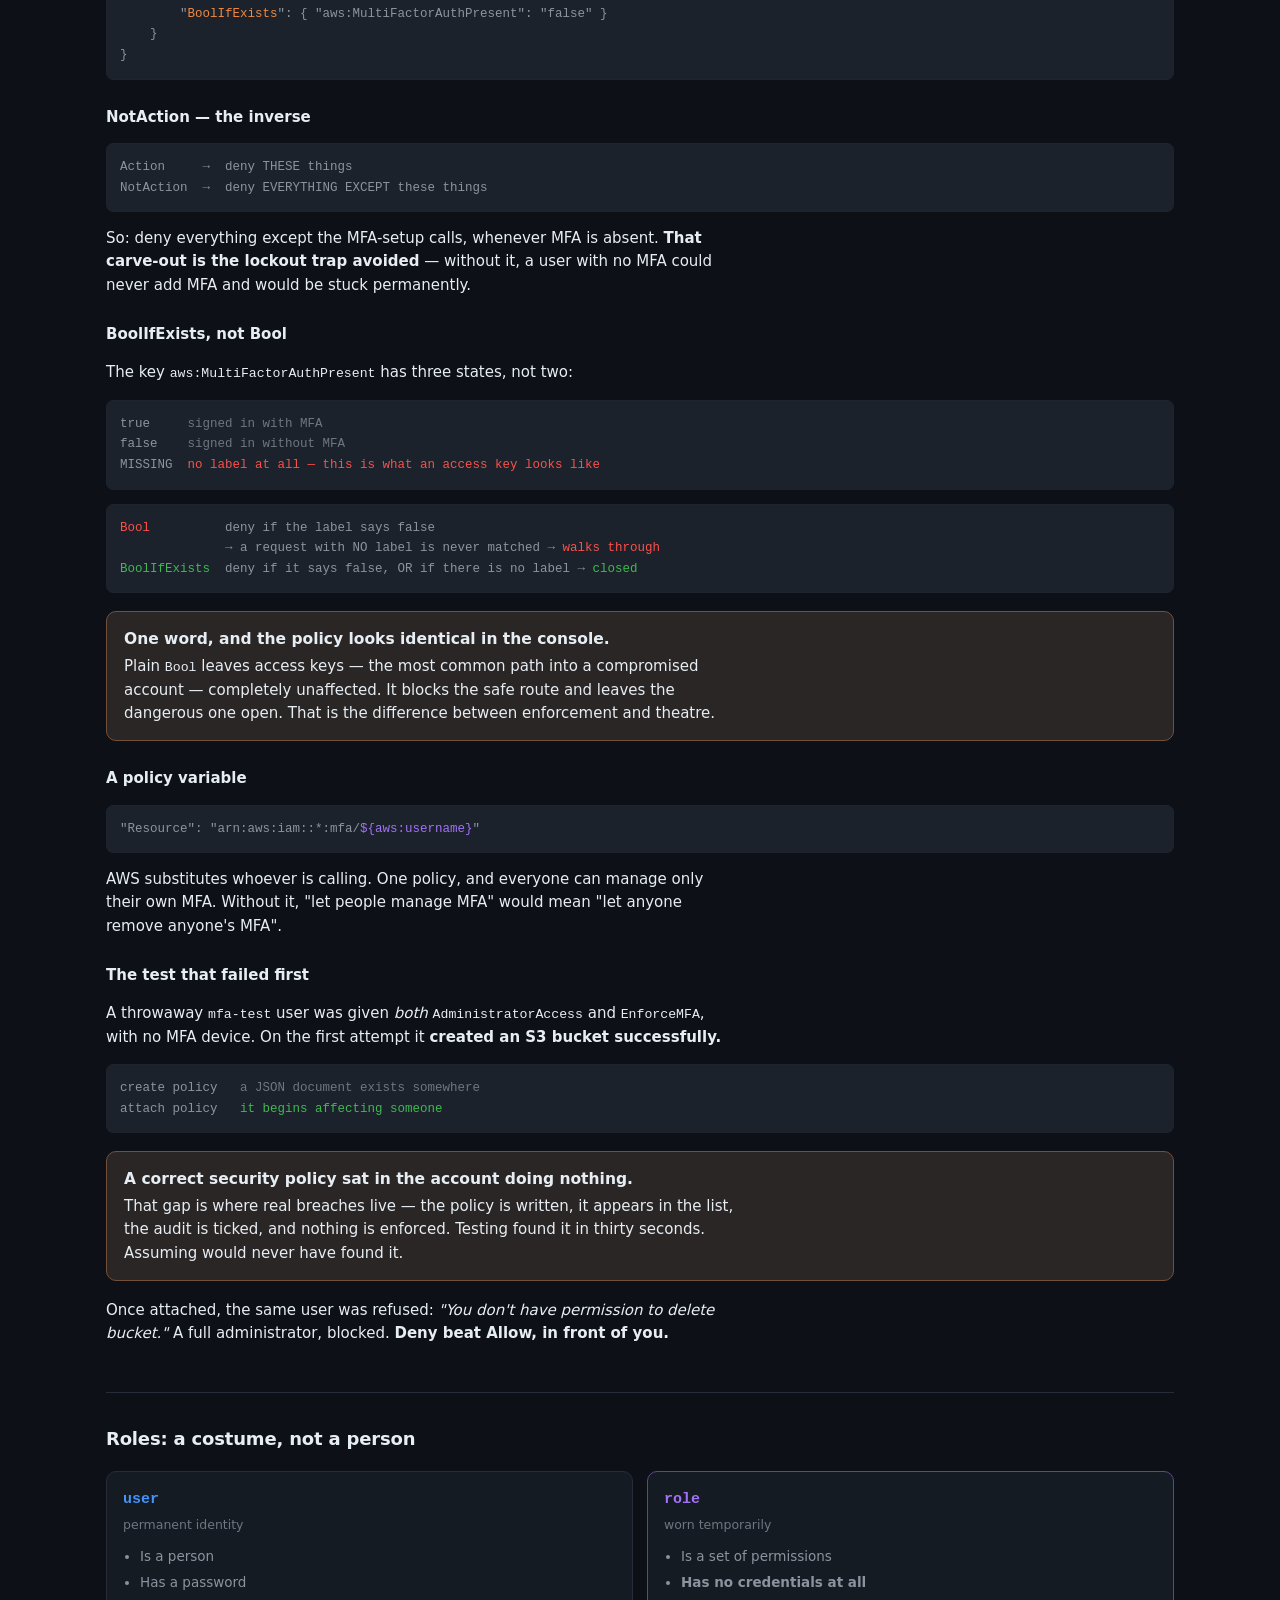
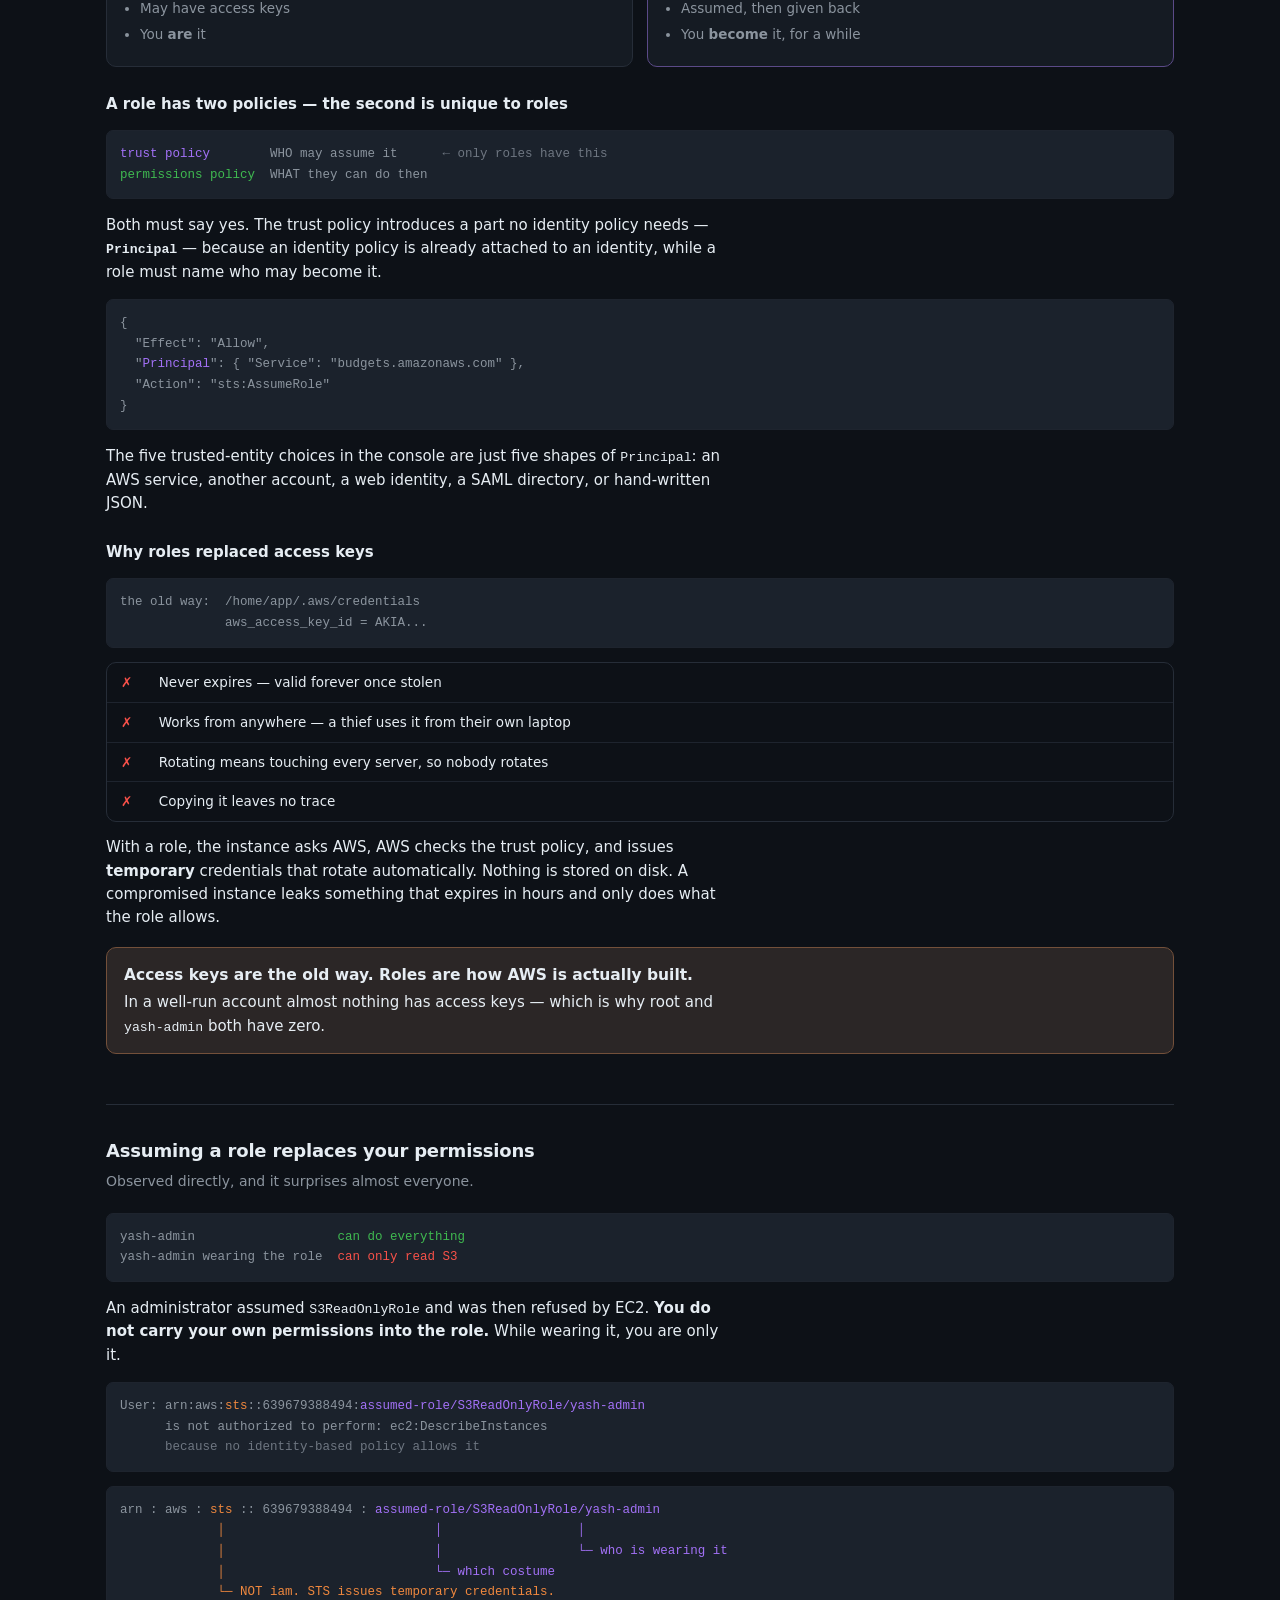
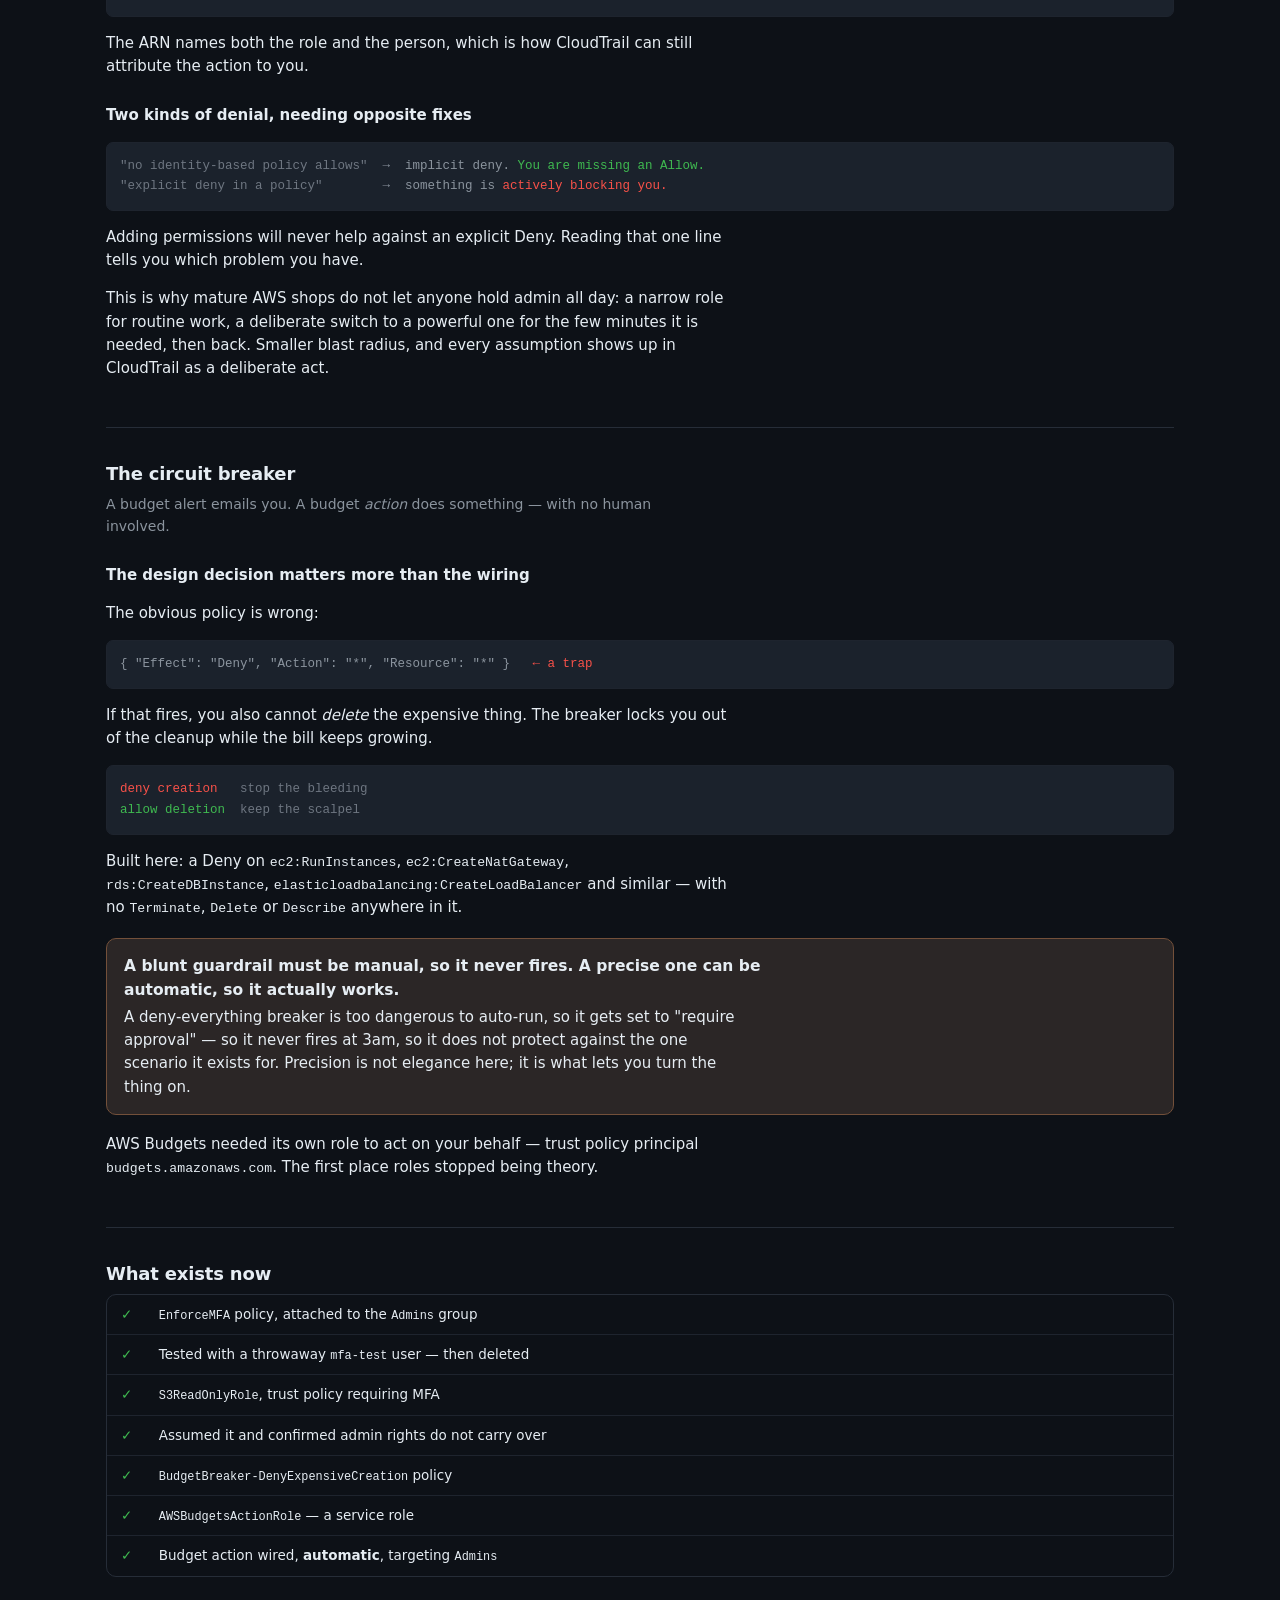
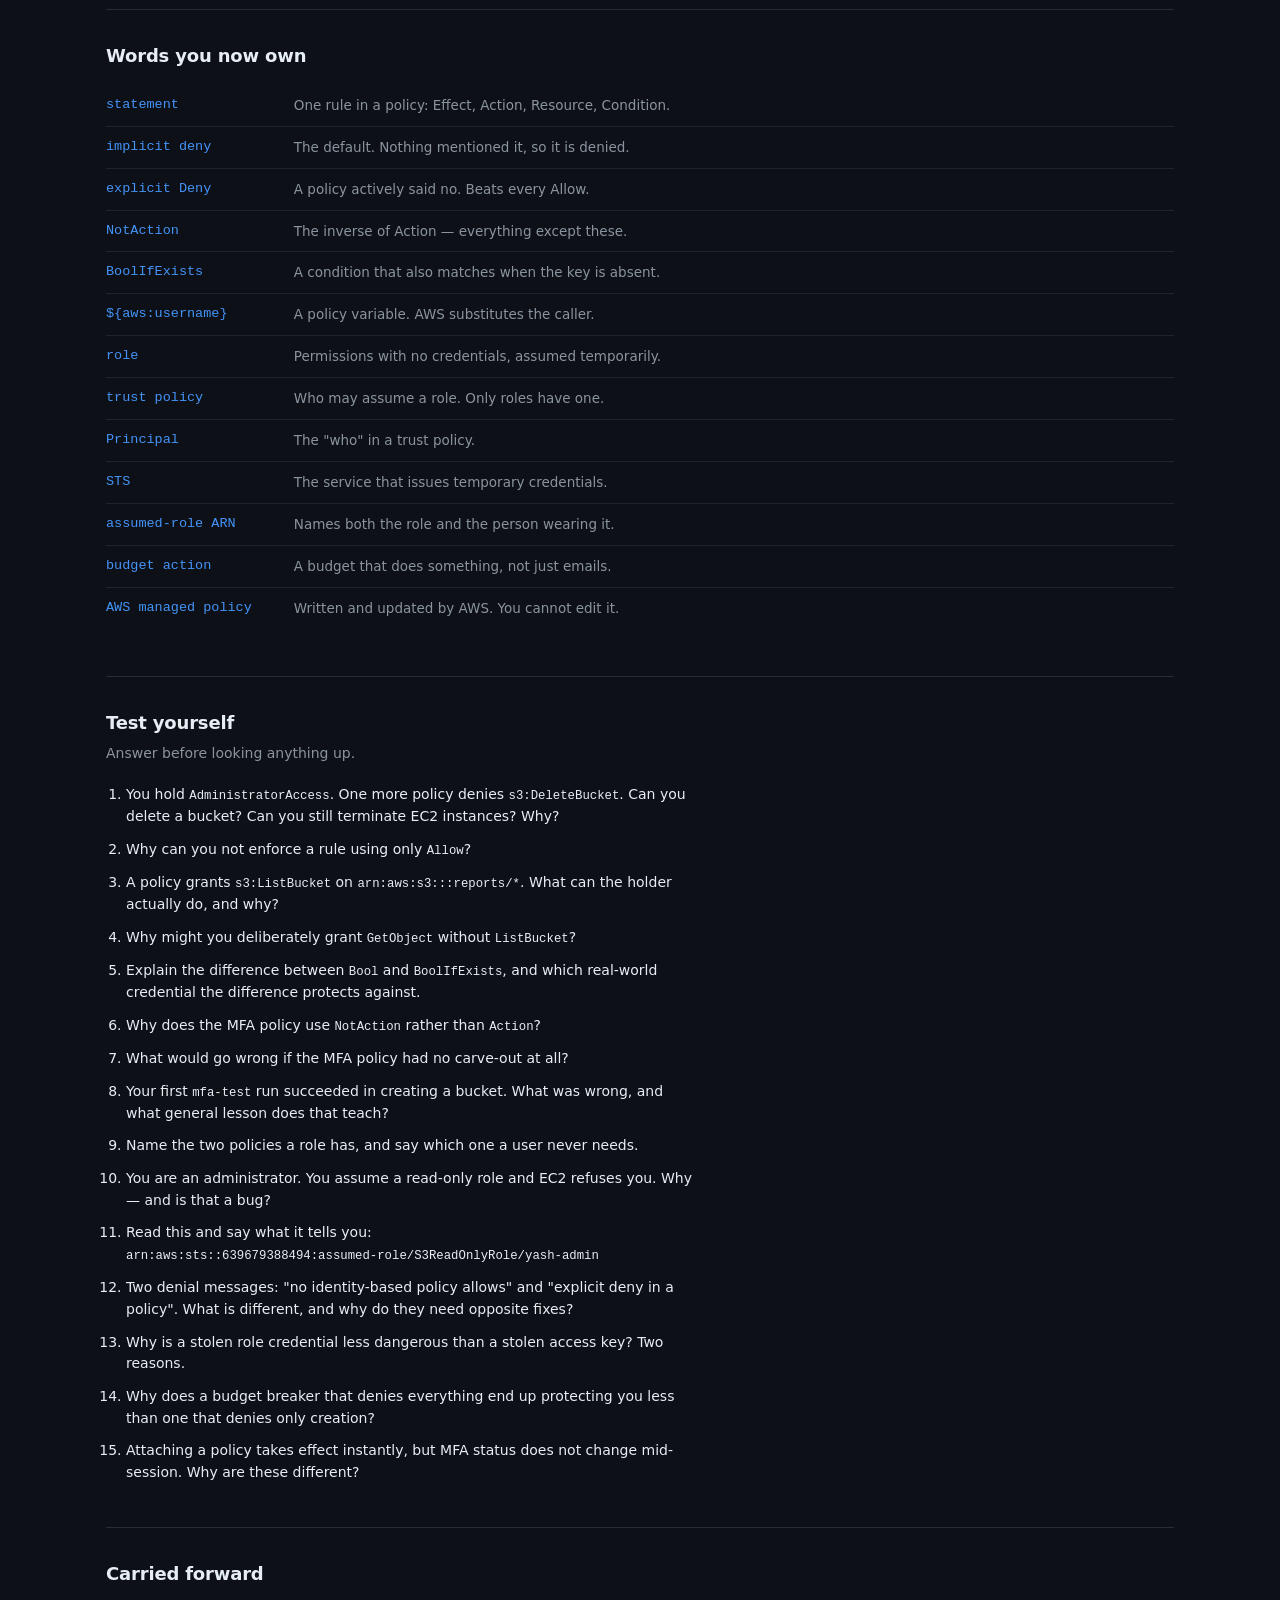
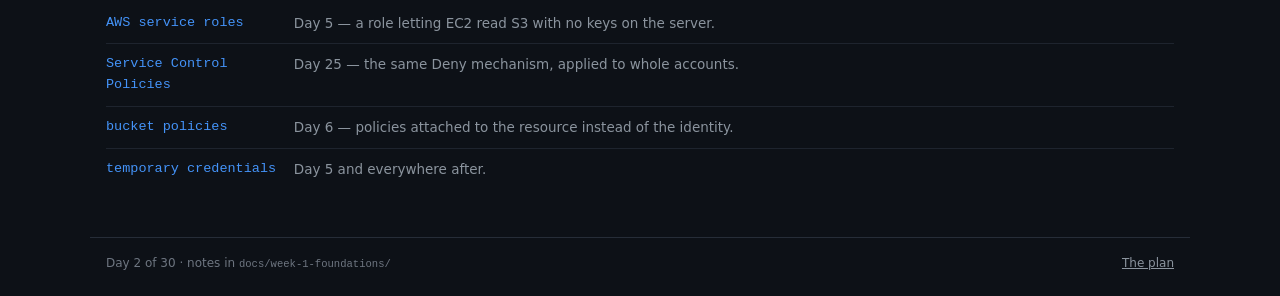
<file: site/day-02.html>
<!doctype html>
<html lang="en" data-theme="dark">
<head>
<meta charset="utf-8">
<meta name="viewport" content="width=device-width, initial-scale=1">
<title>Day 2 · IAM in depth</title>
<link rel="stylesheet" href="assets/site.css">
<style>
  :root {
    --deny:  #f85149;
    --allow: #3fb950;
    --imp:   #6e7681;
    --warn:  #f0883e;
    --cool:  #a371f7;
  }
  :root[data-theme="light"] {
    --deny:  #cf222e;
    --allow: #1a7f37;
    --imp:   #6e7681;
    --warn:  #bc4c00;
    --cool:  #8250df;
  }

  .crumb { padding: 20px 0 0; font-size: 13px; }
  .crumb a { color: var(--accent); text-decoration: none; }
  .crumb a:hover { text-decoration: underline; }

  .lede { padding: 20px 0 8px; max-width: 66ch; }
  .lede .eyebrow { font-family: var(--mono); font-size: 12px; color: var(--ink-faint); margin: 0 0 6px; }
  .lede h1 { margin: 0 0 10px; font-size: 27px; letter-spacing: -.02em; }
  .lede p { margin: 0; color: var(--ink-dim); }

  section { padding: 32px 0; border-top: 1px solid var(--line); }
  section > h2 { margin: 0 0 6px; font-size: 18px; letter-spacing: -.01em; }
  section > .sub { margin: 0 0 20px; color: var(--ink-dim); font-size: 14px; max-width: 66ch; }
  h3.minor { margin: 26px 0 10px; font-size: 15px; }
  p { max-width: 66ch; }

  pre.box {
    font-family: var(--mono); font-size: 12.5px; line-height: 1.65;
    background: var(--panel-2); border: 1px solid var(--line-soft);
    border-radius: 7px; padding: 13px; margin: 14px 0;
    overflow-x: auto; color: var(--ink-dim);
  }
  pre.box .dim  { color: var(--ink-faint); }
  pre.box .bad  { color: var(--deny); }
  pre.box .good { color: var(--allow); }
  pre.box .hi   { color: var(--warn); }
  pre.box .cl   { color: var(--cool); }

  /* policy statement decoder */
  .polbox { background: var(--panel); border: 1px solid var(--line); border-radius: var(--radius); padding: 18px; }
  .pol { font-family: var(--mono); font-size: 13.5px; line-height: 2; }
  .pline { display: block; white-space: pre; }
  .pseg {
    cursor: pointer; border: 0; background: transparent; font: inherit;
    color: var(--c); padding: 1px 5px; border-bottom: 2px solid var(--c);
    border-radius: 3px 3px 0 0;
  }
  .pseg:hover, .pseg:focus-visible { background: color-mix(in srgb, var(--c) 18%, transparent); }
  .pseg[aria-pressed="true"] { background: color-mix(in srgb, var(--c) 28%, transparent); }
  .pseg:focus-visible { outline: 2px solid var(--c); outline-offset: 1px; }
  .pout { margin-top: 16px; border-left: 3px solid var(--c, var(--line)); padding-left: 15px; min-height: 60px; }
  .pout b { display: block; margin-bottom: 4px; color: var(--c, var(--ink)); }
  .pout span { font-size: 13.5px; color: var(--ink-dim); }

  /* evaluation simulator */
  .sim { background: var(--panel); border: 1px solid var(--line); border-radius: var(--radius); padding: 18px; }
  .simrow { display: flex; gap: 8px; flex-wrap: wrap; margin-bottom: 14px; }
  .toggle {
    font: inherit; font-size: 13px; padding: 8px 13px; cursor: pointer;
    background: var(--panel-2); color: var(--ink-dim);
    border: 1px solid var(--line); border-radius: 7px; text-align: left;
  }
  .toggle[aria-pressed="true"] { color: var(--ink); }
  .toggle.allow[aria-pressed="true"] { border-color: color-mix(in srgb, var(--allow) 55%, var(--line)); background: color-mix(in srgb, var(--allow) 15%, transparent); }
  .toggle.deny[aria-pressed="true"]  { border-color: color-mix(in srgb, var(--deny) 55%, var(--line));  background: color-mix(in srgb, var(--deny) 15%, transparent); }
  .toggle:focus-visible { outline: 2px solid var(--accent); outline-offset: 1px; }
  .toggle small { display: block; font-size: 11.5px; color: var(--ink-faint); margin-top: 2px; }
  .verdict2 {
    border-radius: 8px; padding: 14px 16px; border: 1px solid var(--line);
    background: var(--panel-2);
  }
  .verdict2 b { display: block; font-family: var(--mono); font-size: 16px; margin-bottom: 4px; }
  .verdict2 span { font-size: 13.5px; color: var(--ink-dim); }
  .verdict2.ok   b { color: var(--allow); }
  .verdict2.no   b { color: var(--deny); }
  .verdict2.imp  b { color: var(--imp); }

  /* user vs role */
  .vs { display: grid; grid-template-columns: repeat(auto-fit, minmax(265px, 1fr)); gap: 14px; margin: 18px 0; }
  .card { background: var(--panel); border: 1px solid var(--line); border-radius: var(--radius); padding: 16px; }
  .card h4 { margin: 0 0 3px; font-size: 15px; font-family: var(--mono); }
  .card .when { margin: 0 0 12px; font-size: 12.5px; color: var(--ink-faint); }
  .card ul { margin: 0; padding-left: 17px; font-size: 13.5px; color: var(--ink-dim); }
  .card li { margin-bottom: 5px; }
  .card.u h4 { color: var(--accent); }
  .card.r h4 { color: var(--cool); }
  .card.r { border-color: color-mix(in srgb, var(--cool) 42%, var(--line)); }

  .callout {
    margin: 18px 0; padding: 15px 17px; border-radius: var(--radius);
    background: color-mix(in srgb, var(--warn) 10%, var(--panel));
    border: 1px solid color-mix(in srgb, var(--warn) 38%, var(--line));
  }
  .callout p { margin: 0; }
  .callout .big { font-size: 15.5px; font-weight: 600; margin-bottom: 4px; }

  .done { border: 1px solid var(--line); border-radius: var(--radius); overflow: hidden; }
  .drow { display: grid; grid-template-columns: 3ch 1fr; gap: 12px; padding: 9px 14px; font-size: 13.5px; border-bottom: 1px solid var(--line-soft); }
  .drow:last-child { border-bottom: 0; }
  .drow span:first-child { color: var(--allow); }
  .drow.x span:first-child { color: var(--deny); }

  .vocab { display: grid; }
  .vrow { display: grid; grid-template-columns: 18ch 1fr; gap: 16px; padding: 10px 0; border-bottom: 1px solid var(--line-soft); }
  .vrow:last-child { border-bottom: 0; }
  .vrow dt { font-size: 13.5px; color: var(--accent); font-family: var(--mono); }
  .vrow dd { margin: 0; font-size: 13.5px; color: var(--ink-dim); }

  ol.qs { margin: 0; padding-left: 20px; }
  ol.qs li { margin-bottom: 11px; font-size: 14px; max-width: 64ch; }

  .foot { display: flex; justify-content: space-between; gap: 16px; flex-wrap: wrap;
    border-top: 1px solid var(--line); padding-top: 16px; padding-bottom: 34px;
    font-size: 12px; color: var(--ink-faint); }

  @media (max-width: 620px) {
    .vrow { grid-template-columns: 1fr; gap: 2px; }
  }
  @media (prefers-reduced-motion: reduce) { * { transition: none !important; } }
</style>
</head>
<body>

<header class="topbar">
  <div class="wrap topbar-inner">
    <div class="brand"><span class="brand-mark">//</span><span>AWS in 30 days</span></div>
    <div class="topbar-tools"><button id="theme" type="button" title="Toggle theme">◐</button></div>
  </div>
</header>

<main class="wrap">

  <p class="crumb"><a href="index.html">← Progress</a> · <a href="plan.html">The plan</a> · <a href="day-01.html">Day 1</a></p>

  <div class="lede">
    <p class="eyebrow">Week 1 · Day 2 · 01-02</p>
    <h1>IAM in depth</h1>
    <p>Every action in AWS passes through one question: <em>is this
    allowed?</em> Nothing else answers it. Firewalls and networks come later
    and protect different things — who may do what is entirely policies.</p>
  </div>

  <section>
    <h2>A policy is a JSON file, and nothing more</h2>
    <p class="sub">Here is the most powerful permission in AWS, in full.</p>

    <pre class="box">{
    "Version": "2012-10-17",
    "Statement": [
        { "Effect": "<span class="good">Allow</span>", "Action": "<span class="hi">*</span>", "Resource": "<span class="hi">*</span>" }
    ]
}</pre>

    <p>That is <code>AdministratorAccess</code>. Five meaningful lines, no
    special status. It is powerful only because <code>*</code> means
    everything.</p>

    <h3 class="minor">The four parts — click each one</h3>

    <div class="polbox">
      <div class="pol" id="pol"></div>
      <div class="pout" id="pout">
        <b>Pick a part</b>
        <span>Click any coloured key above.</span>
      </div>
    </div>

    <p style="margin-top:16px">Read it as a sentence: <em>allow the action
    s3:GetObject on my-bucket/*, if the conditions hold.</em> Actions are
    <code>service:Operation</code>. Resources are ARNs — which is why day 1
    spent time on them. <strong>Policies are built out of ARNs.</strong></p>
  </section>

  <section>
    <h2>The bucket and the papers inside it</h2>
    <p class="sub">The most common S3 permission bug, and it looks correct
    in the console.</p>

    <pre class="box">arn:aws:s3:::company-reports        <span class="dim">the bucket itself</span>
arn:aws:s3:::company-reports/*      <span class="dim">every object inside it</span>
                            <span class="hi">↑</span>
                        <span class="hi">this slash matters</span></pre>

    <p>A filing cabinet and the papers in it. <em>Listing the cabinet</em>
    is an action on the cabinet. <em>Reading a paper</em> is an action on
    the paper.</p>

    <pre class="box">s3:GetObject   on company-reports/*   <span class="good">✓ correct</span>
s3:ListBucket  on company-reports/*   <span class="bad">✗ silently grants nothing</span></pre>

    <p>The second one is listed, looks fine, and does nothing — because
    <code>ListBucket</code> acts on the bucket ARN, which has no
    <code>/*</code>. The result: someone who can download a file whose name
    they know, but cannot see what exists.</p>

    <h3 class="minor">A rule of thumb that works</h3>
    <pre class="box">action name contains <span class="cl">Object</span>  →  the paper   →  needs <span class="hi">/*</span>
action name contains <span class="cl">Bucket</span>  →  the cabinet →  <span class="hi">no</span> /*</pre>
    <p><code>ListBucket</code> has "Bucket" in the name. That is the clue.</p>

    <h3 class="minor">But withholding ListBucket is often the point</h3>
    <div class="done">
      <div class="drow"><span>→</span><span><code>GetObject</code> only — a thief fetches files whose names they can guess</span></div>
      <div class="drow x"><span>→</span><span><code>GetObject</code> + <code>ListBucket</code> — a thief enumerates everything, then downloads all of it</span></div>
    </div>
    <p style="margin-top:14px">An app fetching <code>avatars/user-12345.jpg</code>
    builds that key itself and never browses. Giving it
    <code>ListBucket</code> turns a small breach into a total one.</p>
    <div class="callout">
      <p class="big">Listing is the permission that turns "I can read a file" into "I can read everything."</p>
      <p>Ask of every policy: does this thing need to look around, or does
      it already know what it wants? That is most of what least privilege
      means in practice.</p>
    </div>
  </section>

  <section>
    <h2>Three states, and which one wins</h2>
    <p class="sub">Toggle the policies and watch the verdict.</p>

    <div class="sim">
      <div class="simrow" id="simrow"></div>
      <div class="verdict2" id="verdict"></div>
    </div>

    <pre class="box">explicit Deny   <span class="bad">███████</span>  beats everything
explicit Allow  <span class="good">████</span>
implicit deny   <span class="dim">█</span>        the default</pre>

    <p>Everything starts denied. Policies only ever add — a brand-new IAM
    user with no policies can sign in and do literally nothing.</p>

    <h3 class="minor">Why this matters: Deny is the only subtraction</h3>
    <pre class="box">Allow + Allow = more allowed      <span class="dim">there is no way to subtract</span></pre>
    <p>You cannot enforce anything with <code>Allow</code>. Deny winning is
    what lets <strong>one</strong> policy override every Allow in the
    account at once, without editing any of them.</p>
    <pre class="box"><span class="good">Allow</span>  →  "here is what you CAN do"       <span class="dim">permissions</span>
<span class="bad">Deny</span>   →  "here is what NOBODY may do"    <span class="dim">guardrails</span></pre>
    <p>Teams hand out Allow freely. Security writes a handful of Deny
    policies nobody can escape. Two different jobs — and only the second one
    needs Deny.</p>
  </section>

  <section>
    <h2>Making MFA compulsory</h2>
    <p class="sub">The guardrail pattern, built and tested on this account.</p>

    <pre class="box">{
    "Effect": "<span class="bad">Deny</span>",
    "<span class="cl">NotAction</span>": [ "iam:CreateVirtualMFADevice", "iam:EnableMFADevice",
                   "iam:GetUser", "iam:ListMFADevices", ... ],
    "Resource": "*",
    "Condition": {
        "<span class="hi">BoolIfExists</span>": { "aws:MultiFactorAuthPresent": "false" }
    }
}</pre>

    <h3 class="minor">NotAction — the inverse</h3>
    <pre class="box">Action     →  deny THESE things
NotAction  →  deny EVERYTHING EXCEPT these things</pre>
    <p>So: deny everything except the MFA-setup calls, whenever MFA is
    absent. <strong>That carve-out is the lockout trap avoided</strong> —
    without it, a user with no MFA could never add MFA and would be stuck
    permanently.</p>

    <h3 class="minor">BoolIfExists, not Bool</h3>
    <p>The key <code>aws:MultiFactorAuthPresent</code> has three states, not
    two:</p>
    <pre class="box">true     <span class="dim">signed in with MFA</span>
false    <span class="dim">signed in without MFA</span>
MISSING  <span class="bad">no label at all — this is what an access key looks like</span></pre>
    <pre class="box"><span class="bad">Bool</span>          deny if the label says false
              → a request with NO label is never matched → <span class="bad">walks through</span>
<span class="good">BoolIfExists</span>  deny if it says false, OR if there is no label → <span class="good">closed</span></pre>
    <div class="callout">
      <p class="big">One word, and the policy looks identical in the console.</p>
      <p>Plain <code>Bool</code> leaves access keys — the most common path
      into a compromised account — completely unaffected. It blocks the safe
      route and leaves the dangerous one open. That is the difference
      between enforcement and theatre.</p>
    </div>

    <h3 class="minor">A policy variable</h3>
    <pre class="box">"Resource": "arn:aws:iam::*:mfa/<span class="cl">${aws:username}</span>"</pre>
    <p>AWS substitutes whoever is calling. One policy, and everyone can
    manage only their own MFA. Without it, "let people manage MFA" would
    mean "let anyone remove anyone's MFA".</p>

    <h3 class="minor">The test that failed first</h3>
    <p>A throwaway <code>mfa-test</code> user was given <em>both</em>
    <code>AdministratorAccess</code> and <code>EnforceMFA</code>, with no
    MFA device. On the first attempt it <strong>created an S3 bucket
    successfully.</strong></p>
    <pre class="box">create policy   <span class="dim">a JSON document exists somewhere</span>
attach policy   <span class="good">it begins affecting someone</span></pre>
    <div class="callout">
      <p class="big">A correct security policy sat in the account doing nothing.</p>
      <p>That gap is where real breaches live — the policy is written, it
      appears in the list, the audit is ticked, and nothing is enforced.
      Testing found it in thirty seconds. Assuming would never have found
      it.</p>
    </div>
    <p>Once attached, the same user was refused: <em>"You don't have
    permission to delete bucket."</em> A full administrator, blocked.
    <strong>Deny beat Allow, in front of you.</strong></p>
  </section>

  <section>
    <h2>Roles: a costume, not a person</h2>

    <div class="vs">
      <div class="card u">
        <h4>user</h4>
        <p class="when">permanent identity</p>
        <ul>
          <li>Is a person</li>
          <li>Has a password</li>
          <li>May have access keys</li>
          <li>You <strong>are</strong> it</li>
        </ul>
      </div>
      <div class="card r">
        <h4>role</h4>
        <p class="when">worn temporarily</p>
        <ul>
          <li>Is a set of permissions</li>
          <li><strong>Has no credentials at all</strong></li>
          <li>Assumed, then given back</li>
          <li>You <strong>become</strong> it, for a while</li>
        </ul>
      </div>
    </div>

    <h3 class="minor">A role has two policies — the second is unique to roles</h3>
    <pre class="box"><span class="cl">trust policy</span>        WHO may assume it      <span class="dim">← only roles have this</span>
<span class="good">permissions policy</span>  WHAT they can do then</pre>
    <p>Both must say yes. The trust policy introduces a part no identity
    policy needs — <strong><code>Principal</code></strong> — because an
    identity policy is already attached to an identity, while a role must
    name who may become it.</p>

    <pre class="box">{
  "Effect": "Allow",
  "<span class="cl">Principal</span>": { "Service": "budgets.amazonaws.com" },
  "Action": "sts:AssumeRole"
}</pre>
    <p>The five trusted-entity choices in the console are just five shapes
    of <code>Principal</code>: an AWS service, another account, a web
    identity, a SAML directory, or hand-written JSON.</p>

    <h3 class="minor">Why roles replaced access keys</h3>
    <pre class="box">the old way:  /home/app/.aws/credentials
              aws_access_key_id = AKIA...</pre>
    <div class="done">
      <div class="drow x"><span>✗</span><span>Never expires — valid forever once stolen</span></div>
      <div class="drow x"><span>✗</span><span>Works from anywhere — a thief uses it from their own laptop</span></div>
      <div class="drow x"><span>✗</span><span>Rotating means touching every server, so nobody rotates</span></div>
      <div class="drow x"><span>✗</span><span>Copying it leaves no trace</span></div>
    </div>
    <p style="margin-top:14px">With a role, the instance asks AWS, AWS checks
    the trust policy, and issues <strong>temporary</strong> credentials that
    rotate automatically. Nothing is stored on disk. A compromised instance
    leaks something that expires in hours and only does what the role
    allows.</p>
    <div class="callout">
      <p class="big">Access keys are the old way. Roles are how AWS is actually built.</p>
      <p>In a well-run account almost nothing has access keys — which is why
      root and <code>yash-admin</code> both have zero.</p>
    </div>
  </section>

  <section>
    <h2>Assuming a role replaces your permissions</h2>
    <p class="sub">Observed directly, and it surprises almost everyone.</p>

    <pre class="box">yash-admin                   <span class="good">can do everything</span>
yash-admin wearing the role  <span class="bad">can only read S3</span></pre>

    <p>An administrator assumed <code>S3ReadOnlyRole</code> and was then
    refused by EC2. <strong>You do not carry your own permissions into the
    role.</strong> While wearing it, you are only it.</p>

    <pre class="box">User: arn:aws:<span class="hi">sts</span>::639679388494:<span class="cl">assumed-role/S3ReadOnlyRole/yash-admin</span>
      is not authorized to perform: ec2:DescribeInstances
      <span class="dim">because no identity-based policy allows it</span></pre>

    <pre class="box">arn : aws : <span class="hi">sts</span> :: 639679388494 : <span class="cl">assumed-role/S3ReadOnlyRole/yash-admin</span>
             <span class="hi">│</span>                            <span class="cl">│</span>                  <span class="cl">│</span>
             <span class="hi">│</span>                            <span class="cl">│</span>                  <span class="cl">└─ who is wearing it</span>
             <span class="hi">│</span>                            <span class="cl">└─ which costume</span>
             <span class="hi">└─ NOT iam. STS issues temporary credentials.</span></pre>

    <p>The ARN names both the role and the person, which is how CloudTrail
    can still attribute the action to you.</p>

    <h3 class="minor">Two kinds of denial, needing opposite fixes</h3>
    <pre class="box"><span class="dim">"no identity-based policy allows"</span>  →  implicit deny. <span class="good">You are missing an Allow.</span>
<span class="dim">"explicit deny in a policy"</span>        →  something is <span class="bad">actively blocking you.</span></pre>
    <p>Adding permissions will never help against an explicit Deny. Reading
    that one line tells you which problem you have.</p>

    <p>This is why mature AWS shops do not let anyone hold admin all day: a
    narrow role for routine work, a deliberate switch to a powerful one for
    the few minutes it is needed, then back. Smaller blast radius, and every
    assumption shows up in CloudTrail as a deliberate act.</p>
  </section>

  <section>
    <h2>The circuit breaker</h2>
    <p class="sub">A budget alert emails you. A budget <em>action</em> does
    something — with no human involved.</p>

    <h3 class="minor">The design decision matters more than the wiring</h3>
    <p>The obvious policy is wrong:</p>
    <pre class="box">{ "Effect": "Deny", "Action": "*", "Resource": "*" }   <span class="bad">← a trap</span></pre>
    <p>If that fires, you also cannot <em>delete</em> the expensive thing.
    The breaker locks you out of the cleanup while the bill keeps growing.</p>

    <pre class="box"><span class="bad">deny creation</span>   <span class="dim">stop the bleeding</span>
<span class="good">allow deletion</span>  <span class="dim">keep the scalpel</span></pre>

    <p>Built here: a Deny on <code>ec2:RunInstances</code>,
    <code>ec2:CreateNatGateway</code>, <code>rds:CreateDBInstance</code>,
    <code>elasticloadbalancing:CreateLoadBalancer</code> and similar — with
    no <code>Terminate</code>, <code>Delete</code> or <code>Describe</code>
    anywhere in it.</p>

    <div class="callout">
      <p class="big">A blunt guardrail must be manual, so it never fires. A precise one can be automatic, so it actually works.</p>
      <p>A deny-everything breaker is too dangerous to auto-run, so it gets
      set to "require approval" — so it never fires at 3am, so it does not
      protect against the one scenario it exists for. Precision is not
      elegance here; it is what lets you turn the thing on.</p>
    </div>

    <p>AWS Budgets needed its own role to act on your behalf — trust policy
    principal <code>budgets.amazonaws.com</code>. The first place roles
    stopped being theory.</p>
  </section>

  <section>
    <h2>What exists now</h2>
    <div class="done">
      <div class="drow"><span>✓</span><span><code>EnforceMFA</code> policy, attached to the <code>Admins</code> group</span></div>
      <div class="drow"><span>✓</span><span>Tested with a throwaway <code>mfa-test</code> user — then deleted</span></div>
      <div class="drow"><span>✓</span><span><code>S3ReadOnlyRole</code>, trust policy requiring MFA</span></div>
      <div class="drow"><span>✓</span><span>Assumed it and confirmed admin rights do not carry over</span></div>
      <div class="drow"><span>✓</span><span><code>BudgetBreaker-DenyExpensiveCreation</code> policy</span></div>
      <div class="drow"><span>✓</span><span><code>AWSBudgetsActionRole</code> — a service role</span></div>
      <div class="drow"><span>✓</span><span>Budget action wired, <strong>automatic</strong>, targeting <code>Admins</code></span></div>
    </div>
  </section>

  <section>
    <h2>Words you now own</h2>
    <dl class="vocab">
      <div class="vrow"><dt>statement</dt><dd>One rule in a policy: Effect, Action, Resource, Condition.</dd></div>
      <div class="vrow"><dt>implicit deny</dt><dd>The default. Nothing mentioned it, so it is denied.</dd></div>
      <div class="vrow"><dt>explicit Deny</dt><dd>A policy actively said no. Beats every Allow.</dd></div>
      <div class="vrow"><dt>NotAction</dt><dd>The inverse of Action — everything except these.</dd></div>
      <div class="vrow"><dt>BoolIfExists</dt><dd>A condition that also matches when the key is absent.</dd></div>
      <div class="vrow"><dt>${aws:username}</dt><dd>A policy variable. AWS substitutes the caller.</dd></div>
      <div class="vrow"><dt>role</dt><dd>Permissions with no credentials, assumed temporarily.</dd></div>
      <div class="vrow"><dt>trust policy</dt><dd>Who may assume a role. Only roles have one.</dd></div>
      <div class="vrow"><dt>Principal</dt><dd>The "who" in a trust policy.</dd></div>
      <div class="vrow"><dt>STS</dt><dd>The service that issues temporary credentials.</dd></div>
      <div class="vrow"><dt>assumed-role ARN</dt><dd>Names both the role and the person wearing it.</dd></div>
      <div class="vrow"><dt>budget action</dt><dd>A budget that does something, not just emails.</dd></div>
      <div class="vrow"><dt>AWS managed policy</dt><dd>Written and updated by AWS. You cannot edit it.</dd></div>
    </dl>
  </section>

  <section>
    <h2>Test yourself</h2>
    <p class="sub">Answer before looking anything up.</p>
    <ol class="qs">
      <li>You hold <code>AdministratorAccess</code>. One more policy denies <code>s3:DeleteBucket</code>. Can you delete a bucket? Can you still terminate EC2 instances? Why?</li>
      <li>Why can you not enforce a rule using only <code>Allow</code>?</li>
      <li>A policy grants <code>s3:ListBucket</code> on <code>arn:aws:s3:::reports/*</code>. What can the holder actually do, and why?</li>
      <li>Why might you deliberately grant <code>GetObject</code> without <code>ListBucket</code>?</li>
      <li>Explain the difference between <code>Bool</code> and <code>BoolIfExists</code>, and which real-world credential the difference protects against.</li>
      <li>Why does the MFA policy use <code>NotAction</code> rather than <code>Action</code>?</li>
      <li>What would go wrong if the MFA policy had no carve-out at all?</li>
      <li>Your first <code>mfa-test</code> run succeeded in creating a bucket. What was wrong, and what general lesson does that teach?</li>
      <li>Name the two policies a role has, and say which one a user never needs.</li>
      <li>You are an administrator. You assume a read-only role and EC2 refuses you. Why — and is that a bug?</li>
      <li>Read this and say what it tells you:<br><code>arn:aws:sts::639679388494:assumed-role/S3ReadOnlyRole/yash-admin</code></li>
      <li>Two denial messages: "no identity-based policy allows" and "explicit deny in a policy". What is different, and why do they need opposite fixes?</li>
      <li>Why is a stolen role credential less dangerous than a stolen access key? Two reasons.</li>
      <li>Why does a budget breaker that denies everything end up protecting you less than one that denies only creation?</li>
      <li>Attaching a policy takes effect instantly, but MFA status does not change mid-session. Why are these different?</li>
    </ol>
  </section>

  <section>
    <h2>Carried forward</h2>
    <dl class="vocab">
      <div class="vrow"><dt>AWS service roles</dt><dd>Day 5 — a role letting EC2 read S3 with no keys on the server.</dd></div>
      <div class="vrow"><dt>Service Control Policies</dt><dd>Day 25 — the same Deny mechanism, applied to whole accounts.</dd></div>
      <div class="vrow"><dt>bucket policies</dt><dd>Day 6 — policies attached to the resource instead of the identity.</dd></div>
      <div class="vrow"><dt>temporary credentials</dt><dd>Day 5 and everywhere after.</dd></div>
    </dl>
  </section>

</main>

<footer class="wrap foot">
  <span>Day 2 of 30 · notes in <code>docs/week-1-foundations/</code></span>
  <span class="muted"><a href="plan.html" style="color:inherit">The plan</a></span>
</footer>

<script>
(function () {
  "use strict";

  var THEME = "netcurriculum.theme";
  try {
    var saved = localStorage.getItem(THEME);
    if (saved) document.documentElement.dataset.theme = saved;
  } catch (e) { /* storage may be blocked; the page still works */ }
  document.getElementById("theme").addEventListener("click", function () {
    var next = document.documentElement.dataset.theme === "dark" ? "light" : "dark";
    document.documentElement.dataset.theme = next;
    try { localStorage.setItem(THEME, next); } catch (e) { /* ignore */ }
  });

  function el(tag, cls, text) {
    var n = document.createElement(tag);
    if (cls) n.className = cls;
    if (text != null) n.textContent = text;
    return n;
  }

  /* ---------- policy statement decoder ---------- */
  var PARTS = [
    { key: '"Effect"', val: '"Allow"', c: "#3fb950", title: "Effect — Allow or Deny",
      body: "Only two possible values. Deny always beats Allow, which is what makes guardrails possible: one Deny can override every Allow in the account without editing any of them." },
    { key: '"Action"', val: '"s3:GetObject"', c: "#4493f8", title: "Action — what may be done",
      body: "Always service:Operation. s3:GetObject reads a file, ec2:TerminateInstances destroys a server, iam:CreateUser makes a user. A * here means every action in AWS." },
    { key: '"Resource"', val: '"arn:aws:s3:::my-bucket/*"', c: "#d29922", title: "Resource — which things",
      body: "An ARN, or a list of them. This is where day 1's work pays off: policies are built out of ARNs. The /* at the end matters — it means objects inside the bucket, not the bucket itself." },
    { key: '"Condition"', val: '{ ... }', c: "#f0883e", title: "Condition — only if",
      body: "Optional, and the part that turns a blunt rule into a precise one. It can test how you authenticated, where you came from, which region you asked about, or the time of day. Write one and you can write any of them." }
  ];

  var pol = document.getElementById("pol");
  var pout = document.getElementById("pout");
  var pcur = null;

  pol.appendChild(el("span", "pline", "{"));
  PARTS.forEach(function (p, i) {
    var line = el("span", "pline");
    line.appendChild(document.createTextNode("    "));
    var b = document.createElement("button");
    b.type = "button";
    b.className = "pseg";
    b.style.setProperty("--c", p.c);
    b.textContent = p.key;
    b.setAttribute("aria-pressed", "false");
    b.addEventListener("click", function () {
      if (pcur) pcur.setAttribute("aria-pressed", "false");
      pcur = b;
      b.setAttribute("aria-pressed", "true");
      pout.style.setProperty("--c", p.c);
      pout.innerHTML = "";
      pout.appendChild(el("b", null, p.title));
      pout.appendChild(el("span", null, p.body));
    });
    line.appendChild(b);
    line.appendChild(document.createTextNode(": " + p.val + (i < PARTS.length - 1 ? "," : "")));
    pol.appendChild(line);
  });
  pol.appendChild(el("span", "pline", "}"));

  /* ---------- evaluation simulator ----------
     Two independent toggles, one verdict. The point is that Deny wins
     whatever Allow says, and that "nothing said anything" is also a denial. */
  var allowOn = true;
  var denyOn = false;
  var simrow = document.getElementById("simrow");
  var verdict = document.getElementById("verdict");

  function mkToggle(cls, label, hint, get, set) {
    var b = el("button", "toggle " + cls);
    b.type = "button";
    b.appendChild(document.createTextNode(label));
    b.appendChild(el("small", null, hint));
    b.addEventListener("click", function () { set(!get()); draw(); });
    simrow.appendChild(b);
    return b;
  }

  var tAllow = mkToggle("allow", "AdministratorAccess",
    'Allow "*" on "*"',
    function () { return allowOn; },
    function (v) { allowOn = v; });

  var tDeny = mkToggle("deny", "Deny s3:DeleteBucket",
    "an explicit Deny on one action",
    function () { return denyOn; },
    function (v) { denyOn = v; });

  function draw() {
    tAllow.setAttribute("aria-pressed", allowOn ? "true" : "false");
    tDeny.setAttribute("aria-pressed", denyOn ? "true" : "false");

    var cls, head, body;
    if (denyOn) {
      cls = "no";
      head = "DENIED";
      body = allowOn
        ? "You hold AdministratorAccess, which allows everything — and it does not matter. An explicit Deny beats every Allow. This is the whole basis of guardrails."
        : "Denied twice over: nothing allows it, and something explicitly forbids it.";
    } else if (allowOn) {
      cls = "ok";
      head = "ALLOWED";
      body = "An Allow matched and nothing denied it. Note that this is the only combination that permits anything — Allow is required, never assumed.";
    } else {
      cls = "imp";
      head = "DENIED (implicit)";
      body = "Nothing denied it. Nothing allowed it either. Everything in AWS starts denied, so silence is a refusal — which is why a brand-new user with no policies can do literally nothing.";
    }

    verdict.className = "verdict2 " + cls;
    verdict.innerHTML = "";
    verdict.appendChild(el("b", null, "s3:DeleteBucket  →  " + head));
    verdict.appendChild(el("span", null, body));
  }
  draw();
})();
</script>
</body>
</html>
</file>
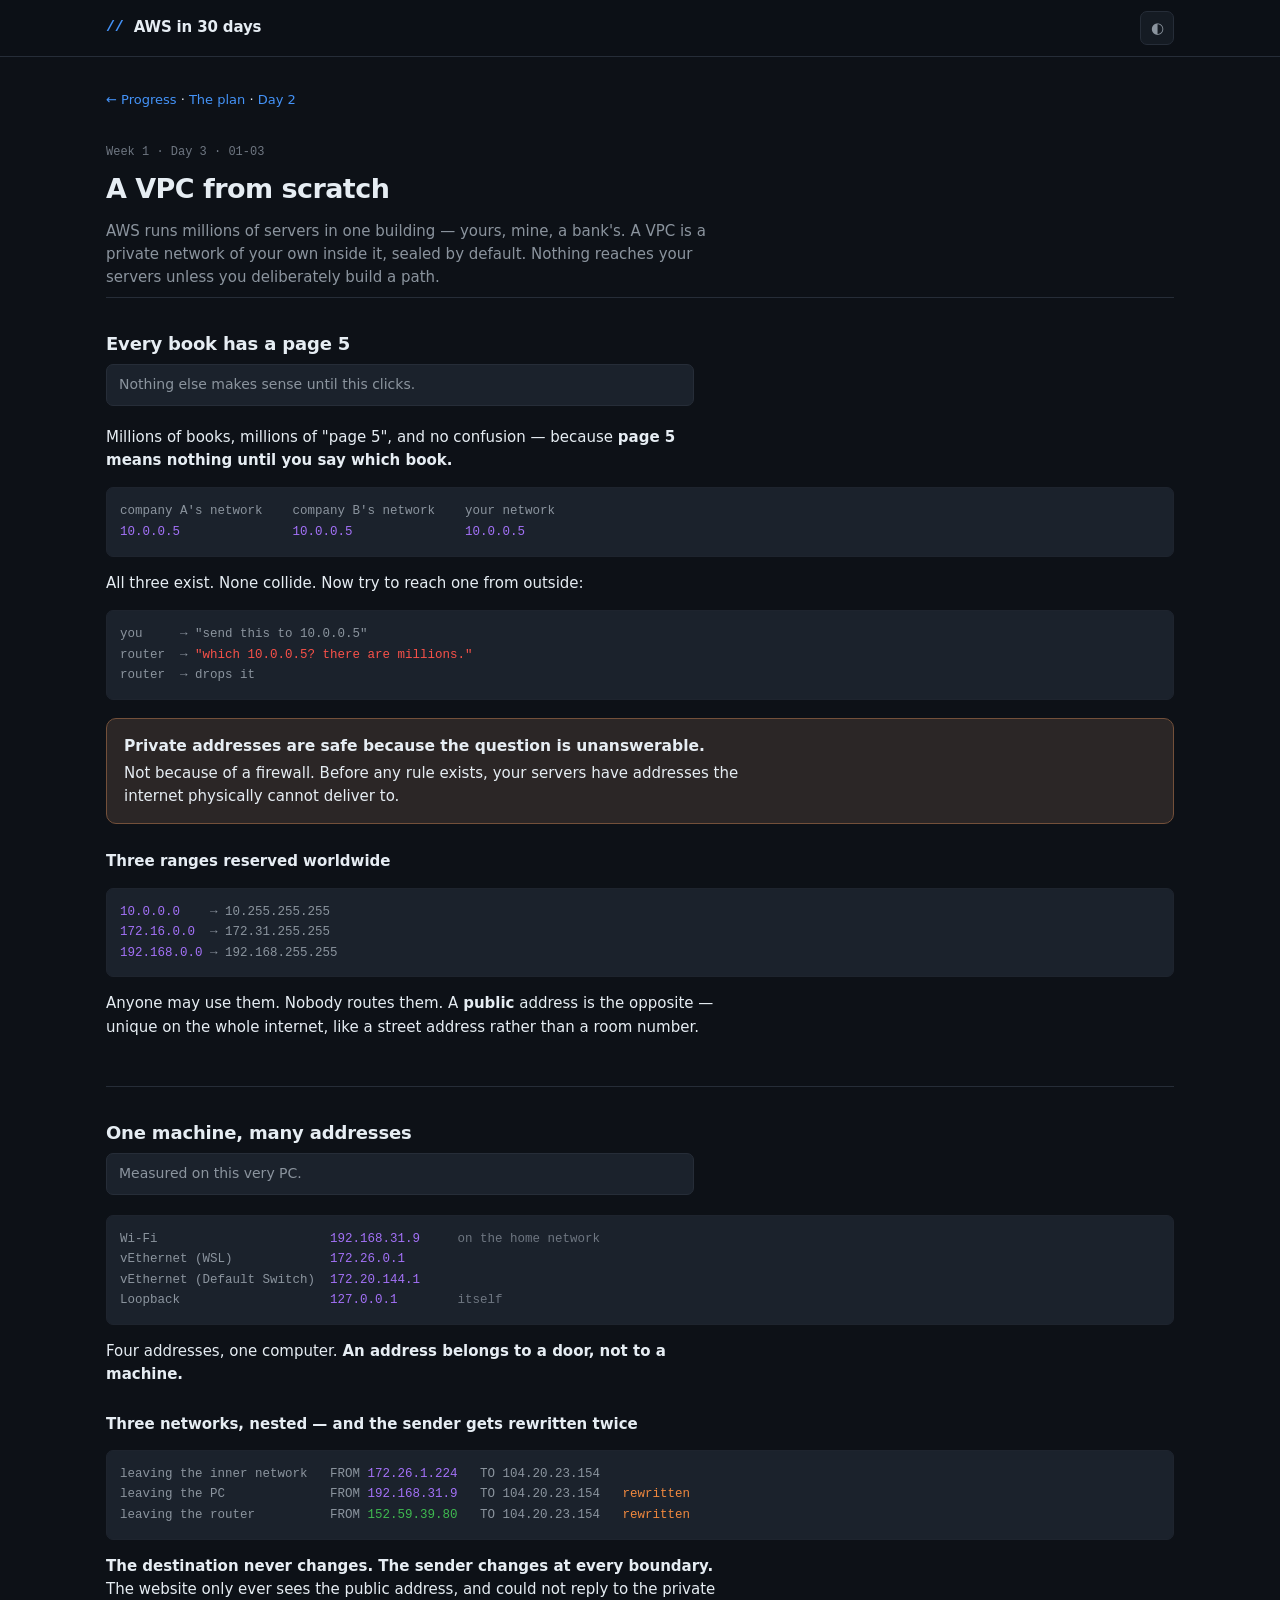
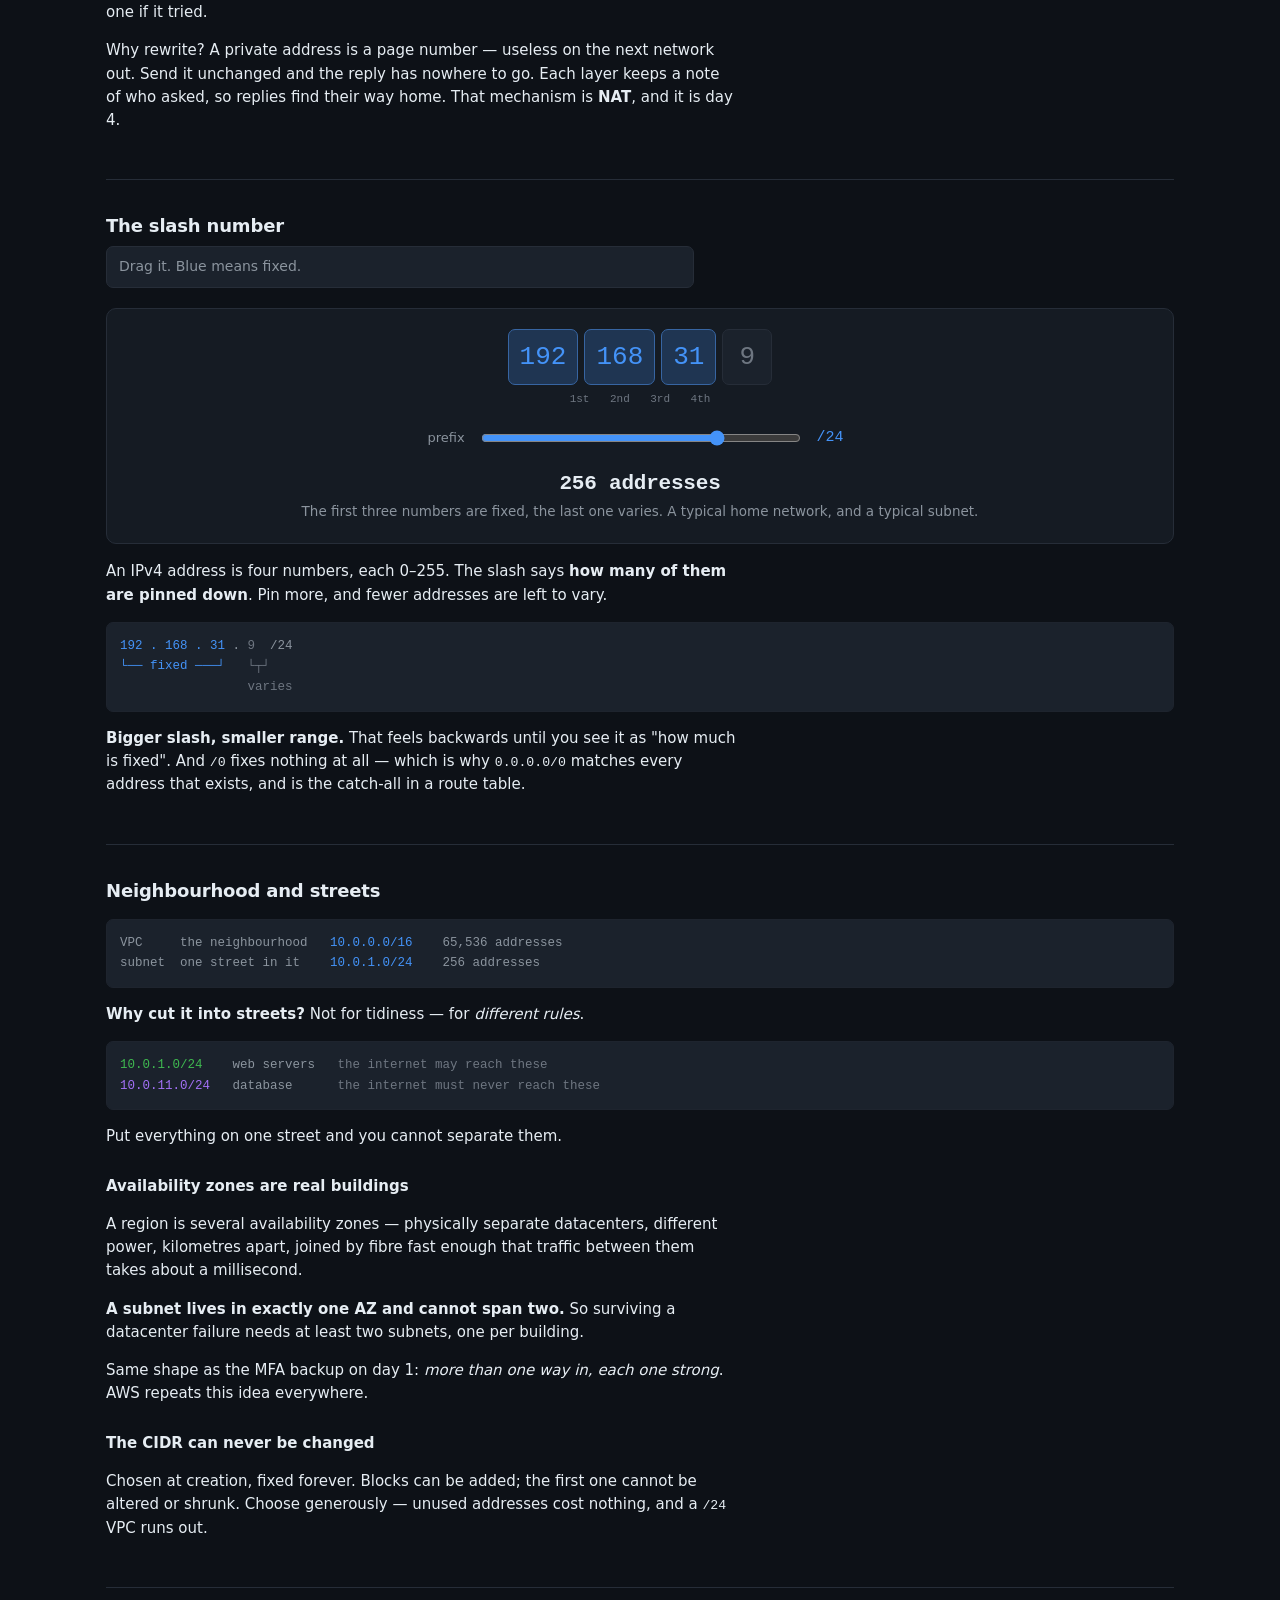
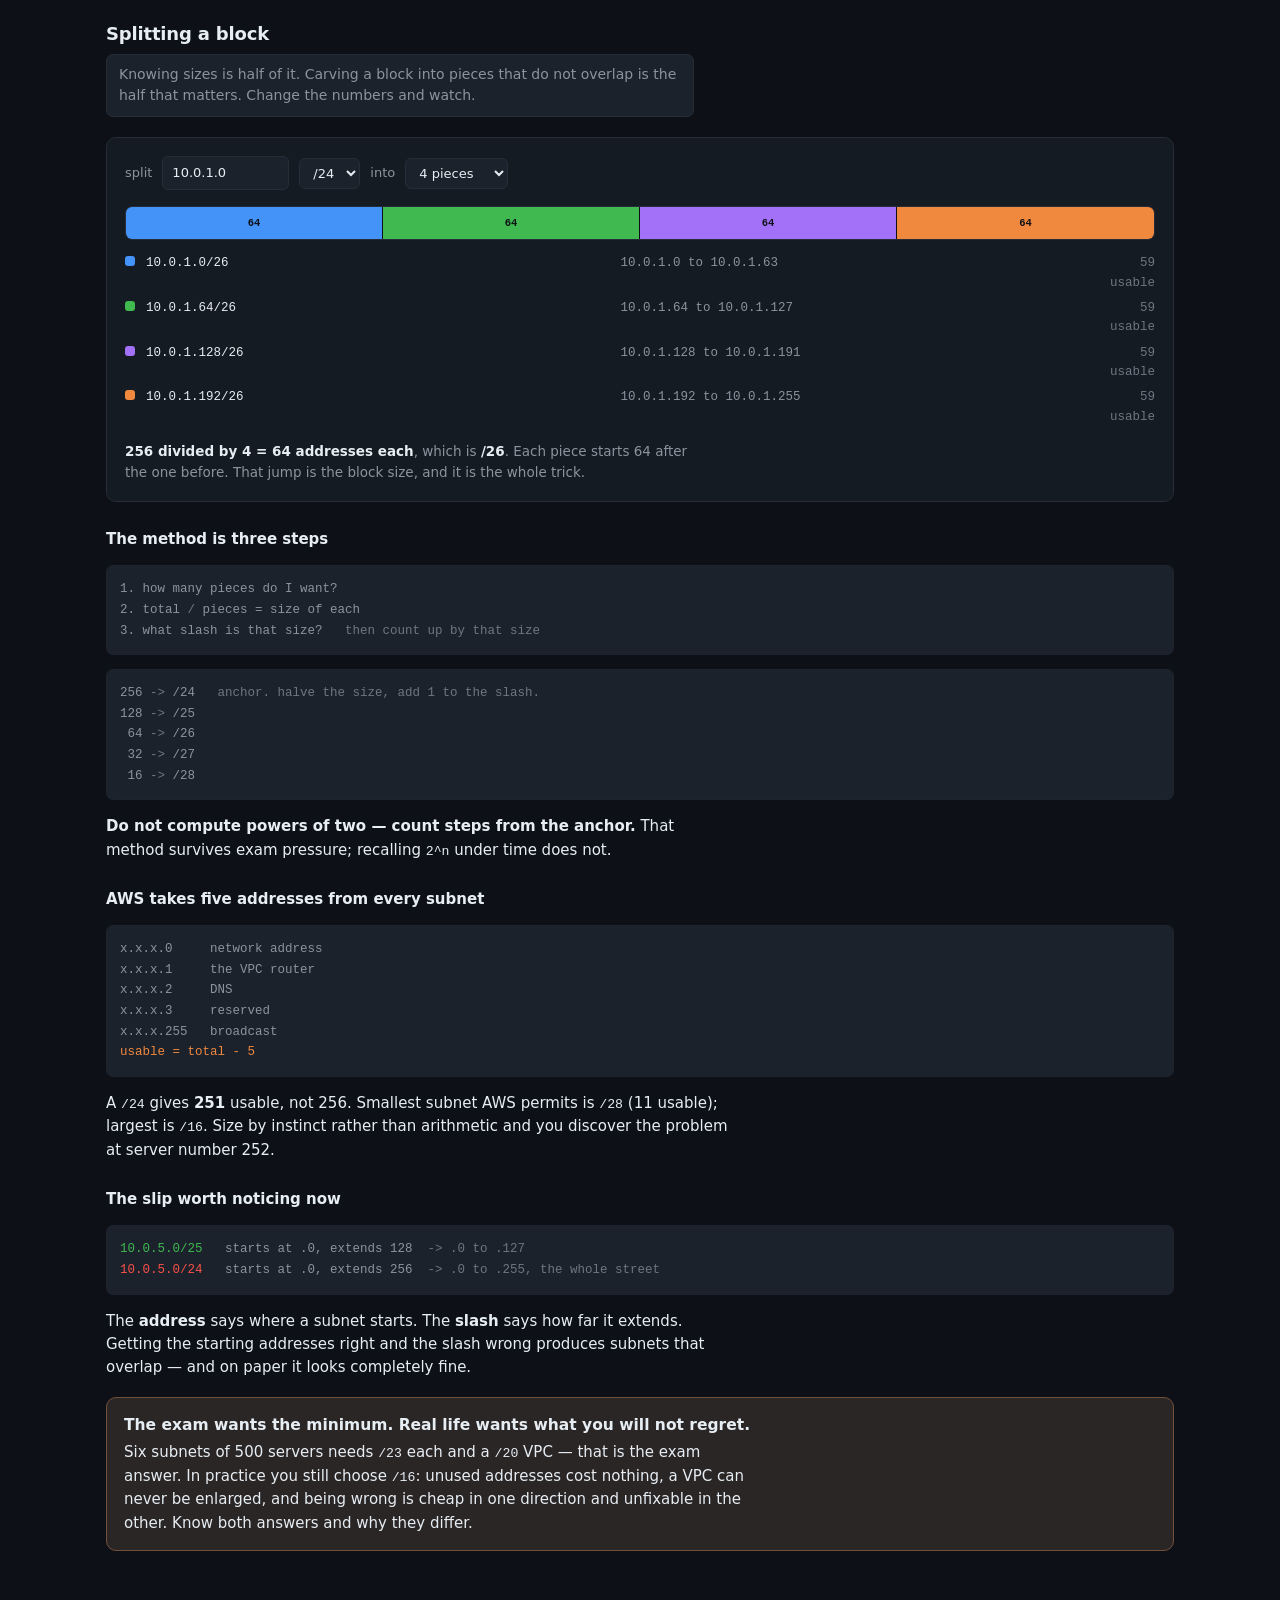
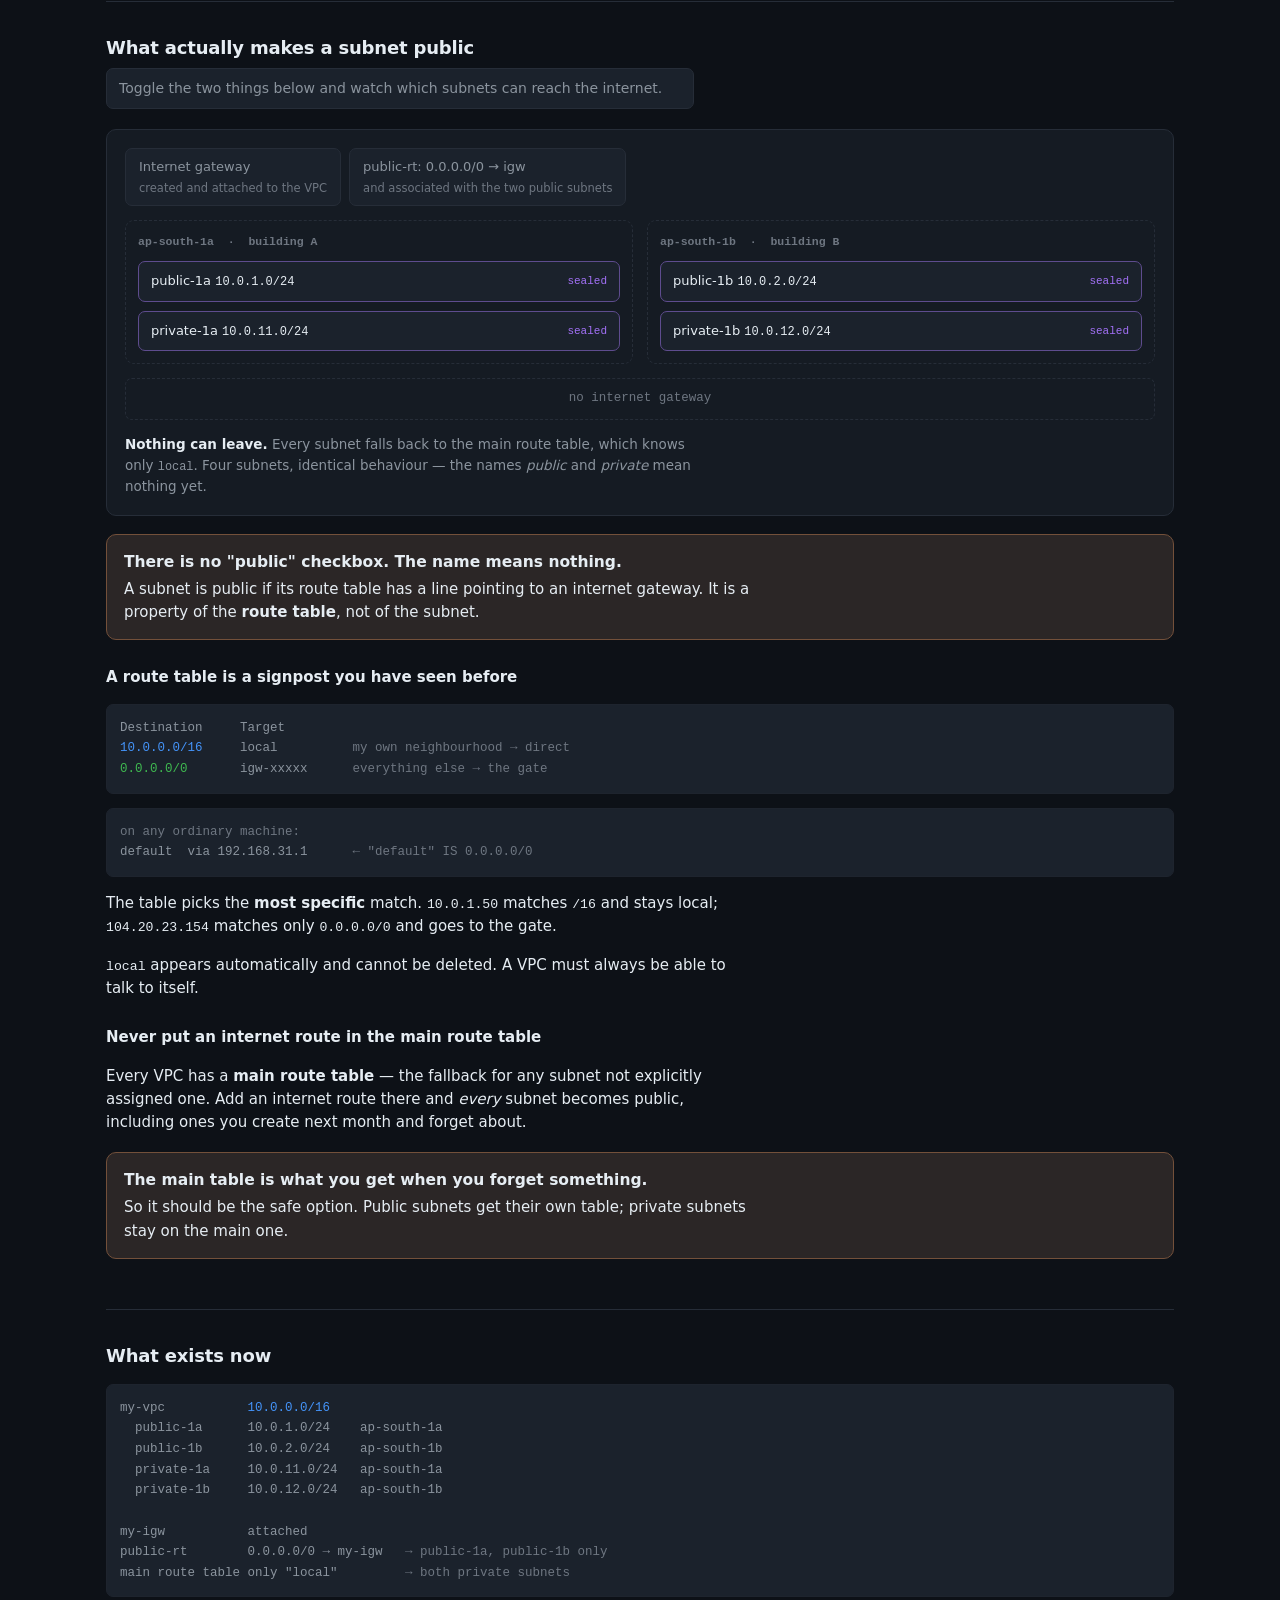
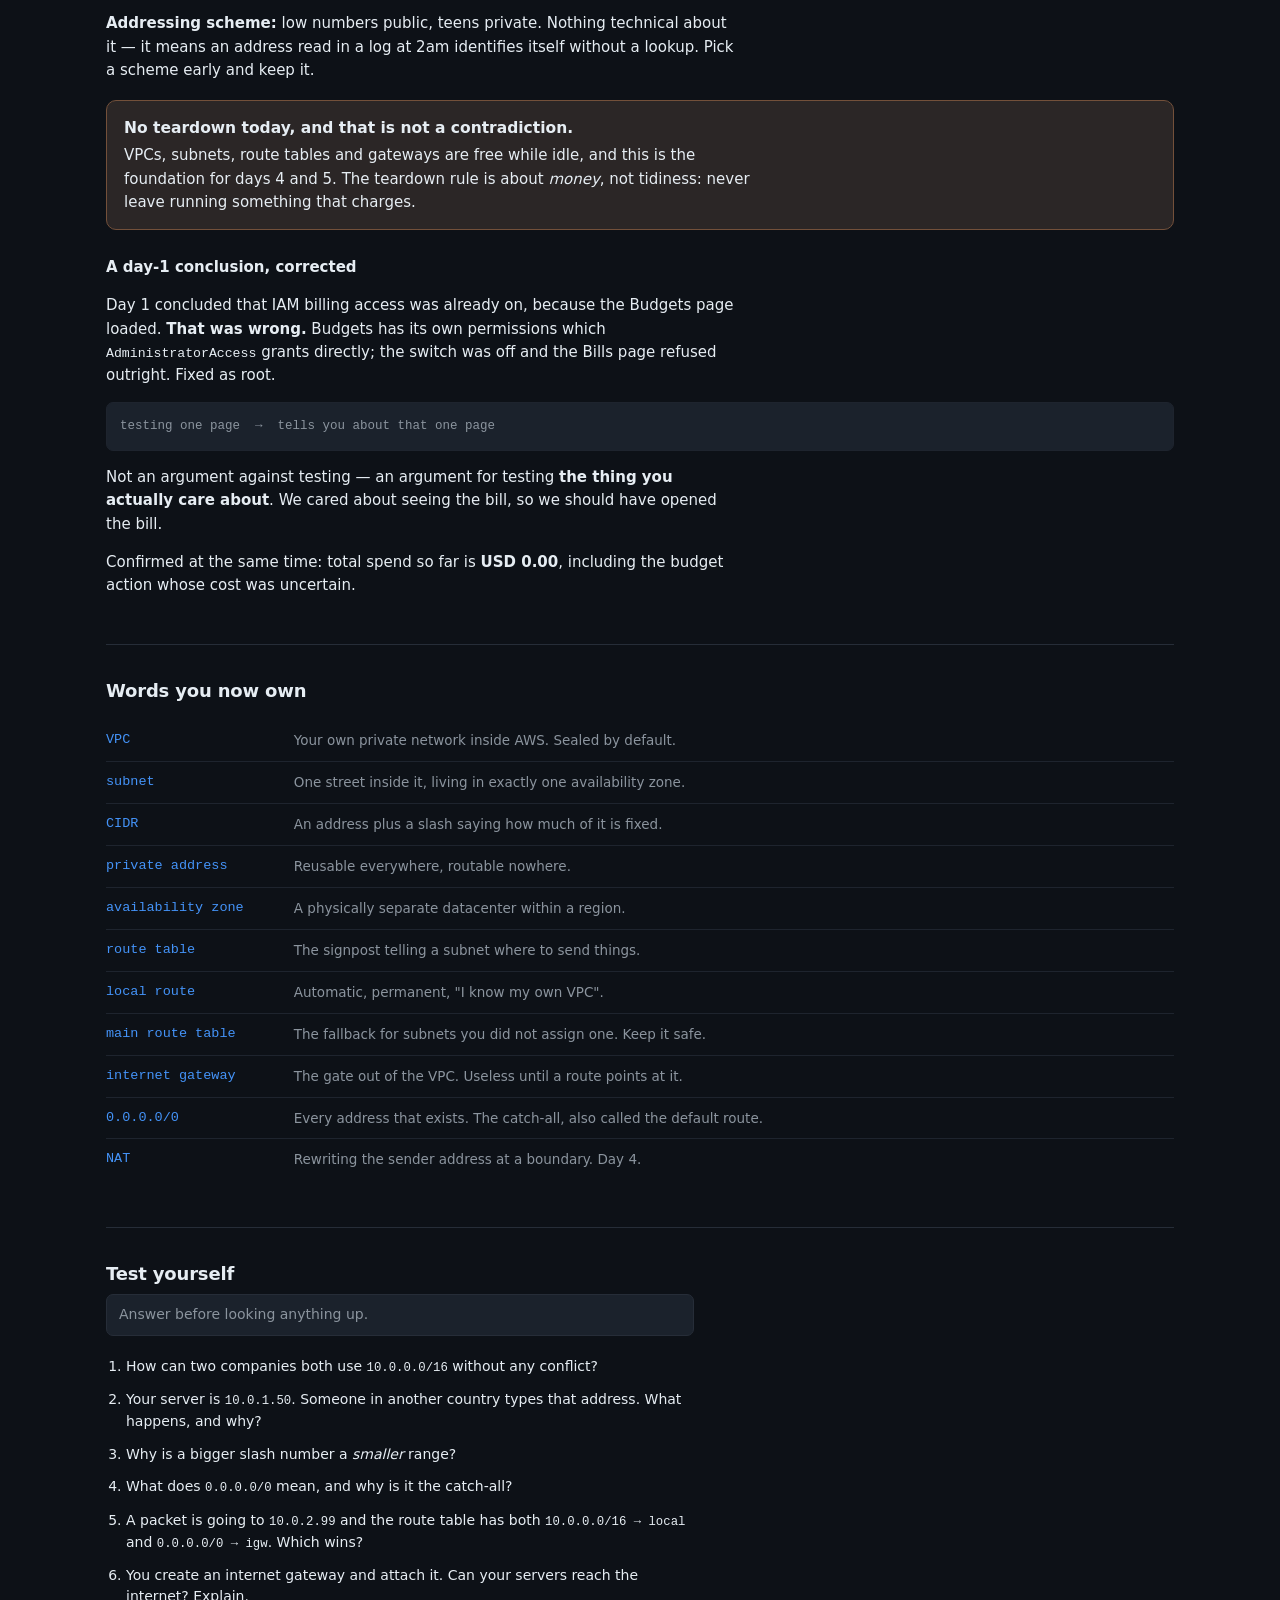
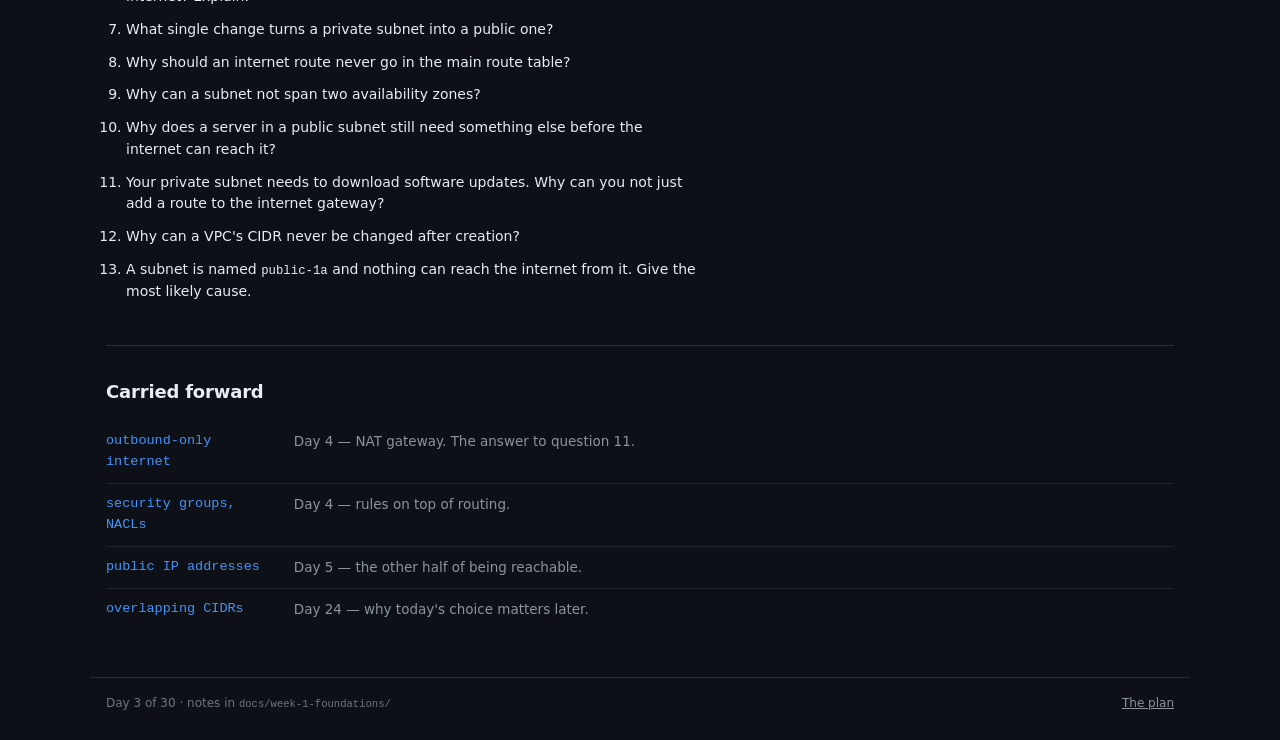
<file: site/day-03.html>
<!doctype html>
<html lang="en" data-theme="dark">
<head>
<meta charset="utf-8">
<meta name="viewport" content="width=device-width, initial-scale=1">
<title>Day 3 · A VPC from scratch</title>
<link rel="stylesheet" href="assets/site.css">
<style>
  :root {
    --pub:   #3fb950;
    --priv:  #a371f7;
    --gate:  #4493f8;
    --warn:  #f0883e;
    --bad:   #f85149;
  }
  :root[data-theme="light"] {
    --pub:   #1a7f37;
    --priv:  #8250df;
    --gate:  #0969da;
    --warn:  #bc4c00;
    --bad:   #cf222e;
  }

  .crumb { padding: 20px 0 0; font-size: 13px; }
  .crumb a { color: var(--accent); text-decoration: none; }
  .crumb a:hover { text-decoration: underline; }

  .lede { padding: 20px 0 8px; max-width: 66ch; }
  .lede .eyebrow { font-family: var(--mono); font-size: 12px; color: var(--ink-faint); margin: 0 0 6px; }
  .lede h1 { margin: 0 0 10px; font-size: 27px; letter-spacing: -.02em; }
  .lede p { margin: 0; color: var(--ink-dim); }

  section { padding: 32px 0; border-top: 1px solid var(--line); }
  section > h2 { margin: 0 0 6px; font-size: 18px; letter-spacing: -.01em; }
  section > .sub { margin: 0 0 20px; color: var(--ink-dim); font-size: 14px; max-width: 66ch; }
  h3.minor { margin: 26px 0 10px; font-size: 15px; }
  p { max-width: 66ch; }

  pre.box {
    font-family: var(--mono); font-size: 12.5px; line-height: 1.65;
    background: var(--panel-2); border: 1px solid var(--line-soft);
    border-radius: 7px; padding: 13px; margin: 14px 0;
    overflow-x: auto; color: var(--ink-dim);
  }
  pre.box .dim { color: var(--ink-faint); }
  pre.box .g   { color: var(--pub); }
  pre.box .p   { color: var(--priv); }
  pre.box .b   { color: var(--gate); }
  pre.box .r   { color: var(--bad); }
  pre.box .w   { color: var(--warn); }

  /* slash explorer */
  .slash { background: var(--panel); border: 1px solid var(--line); border-radius: var(--radius); padding: 20px 18px; }
  .octets { display: flex; gap: 6px; font-family: var(--mono); font-size: clamp(17px,3.2vw,26px); justify-content: center; margin-bottom: 6px; flex-wrap: wrap; }
  .oct { padding: 7px 11px; border-radius: 7px; border: 1px solid var(--line); background: var(--panel-2); min-width: 3.2ch; text-align: center; transition: background .15s, border-color .15s, color .15s; }
  .oct.fixed { background: color-mix(in srgb, var(--gate) 22%, transparent); border-color: color-mix(in srgb, var(--gate) 55%, var(--line)); color: var(--gate); }
  .oct.free  { color: var(--ink-faint); }
  .octlabels { display: flex; gap: 6px; justify-content: center; font-size: 11px; color: var(--ink-faint); font-family: var(--mono); margin-bottom: 18px; flex-wrap: wrap; }
  .octlabels span { min-width: 5.2ch; text-align: center; }
  .slider { display: flex; align-items: center; gap: 14px; justify-content: center; flex-wrap: wrap; }
  .slider input { width: min(320px, 70vw); accent-color: var(--gate); }
  .slider output { font-family: var(--mono); font-size: 15px; color: var(--gate); min-width: 4ch; }
  .slashout { margin-top: 18px; text-align: center; }
  .slashout b { display: block; font-family: var(--mono); font-size: 21px; letter-spacing: -.01em; }
  .slashout span { font-size: 13.5px; color: var(--ink-dim); }

  /* subnet splitter */
  .split { background: var(--panel); border: 1px solid var(--line); border-radius: var(--radius); padding: 18px; }
  .splitctl { display: flex; gap: 10px; flex-wrap: wrap; align-items: center; margin-bottom: 16px; font-size: 13px; color: var(--ink-dim); }
  .splitctl select, .splitctl input {
    font: inherit; font-size: 13px; padding: 6px 9px; background: var(--panel-2);
    color: var(--ink); border: 1px solid var(--line); border-radius: 6px;
  }
  .splitctl select:focus-visible, .splitctl input:focus-visible { outline: 2px solid var(--accent); outline-offset: 1px; }
  .bar2 { display: flex; height: 34px; border-radius: 7px; overflow: hidden; border: 1px solid var(--line); margin-bottom: 14px; }
  .piece { border-right: 1px solid var(--bg); display: grid; place-items: center; font-family: var(--mono); font-size: 10.5px; color: #0d1117; font-weight: 600; }
  .piece:last-child { border-right: 0; }
  .pieces { display: grid; gap: 6px; }
  .prow { display: grid; grid-template-columns: 1.2ch 1fr 1fr 8ch; gap: 12px; align-items: baseline; font-family: var(--mono); font-size: 12.5px; }
  .prow i { width: 10px; height: 10px; border-radius: 3px; display: block; }
  .prow .cidr { color: var(--ink); }
  .prow .range { color: var(--ink-dim); }
  .prow .use { color: var(--ink-faint); text-align: right; }
  .splitnote { margin: 14px 0 0; font-size: 13.5px; color: var(--ink-dim); }
  .splitnote b { color: var(--ink); }

  /* vpc diagram with toggle */
  .vpcbox { background: var(--panel); border: 1px solid var(--line); border-radius: var(--radius); padding: 18px; }
  .azrow { display: grid; grid-template-columns: repeat(auto-fit, minmax(230px,1fr)); gap: 14px; }
  .az { border: 1px dashed var(--line); border-radius: 9px; padding: 12px; }
  .az > b { display: block; font-family: var(--mono); font-size: 11.5px; color: var(--ink-faint); margin-bottom: 10px; }
  .sub {
    border: 1px solid var(--line); border-radius: 7px; padding: 9px 12px;
    margin-bottom: 9px; background: var(--panel-2);
    display: flex; justify-content: space-between; align-items: center; gap: 10px;
    font-size: 13px;
  }
  .sub:last-child { margin-bottom: 0; }
  .sub code { font-family: var(--mono); font-size: 12px; }
  .sub .state { font-family: var(--mono); font-size: 11px; white-space: nowrap; }
  .sub.open  { border-color: color-mix(in srgb, var(--pub) 55%, var(--line)); }
  .sub.open .state  { color: var(--pub); }
  .sub.shut { border-color: color-mix(in srgb, var(--priv) 45%, var(--line)); }
  .sub.shut .state { color: var(--priv); }
  .gatebar {
    margin-top: 14px; text-align: center; font-family: var(--mono); font-size: 12.5px;
    padding: 10px; border-radius: 7px; border: 1px dashed var(--line); color: var(--ink-faint);
  }
  .gatebar.on { border-color: color-mix(in srgb, var(--gate) 50%, var(--line)); color: var(--gate); }
  .rtbtns { display: flex; gap: 8px; flex-wrap: wrap; margin-bottom: 14px; }
  .tgl {
    font: inherit; font-size: 13px; padding: 8px 13px; cursor: pointer; text-align: left;
    background: var(--panel-2); color: var(--ink-dim);
    border: 1px solid var(--line); border-radius: 7px;
  }
  .tgl[aria-pressed="true"] { color: var(--ink); border-color: color-mix(in srgb, var(--gate) 55%, var(--line)); background: color-mix(in srgb, var(--gate) 14%, transparent); }
  .tgl:focus-visible { outline: 2px solid var(--accent); outline-offset: 1px; }
  .tgl small { display: block; font-size: 11.5px; color: var(--ink-faint); margin-top: 2px; }
  .rtexplain { margin: 14px 0 0; font-size: 13.5px; color: var(--ink-dim); min-height: 3.2em; }
  .rtexplain b { color: var(--ink); }

  .callout {
    margin: 18px 0; padding: 15px 17px; border-radius: var(--radius);
    background: color-mix(in srgb, var(--warn) 10%, var(--panel));
    border: 1px solid color-mix(in srgb, var(--warn) 38%, var(--line));
  }
  .callout p { margin: 0; }
  .callout .big { font-size: 15.5px; font-weight: 600; margin-bottom: 4px; }

  .done { border: 1px solid var(--line); border-radius: var(--radius); overflow: hidden; }
  .drow { display: grid; grid-template-columns: 3ch 1fr; gap: 12px; padding: 9px 14px; font-size: 13.5px; border-bottom: 1px solid var(--line-soft); }
  .drow:last-child { border-bottom: 0; }
  .drow span:first-child { color: var(--pub); }
  .drow.x span:first-child { color: var(--bad); }

  .vocab { display: grid; }
  .vrow { display: grid; grid-template-columns: 18ch 1fr; gap: 16px; padding: 10px 0; border-bottom: 1px solid var(--line-soft); }
  .vrow:last-child { border-bottom: 0; }
  .vrow dt { font-size: 13.5px; color: var(--accent); font-family: var(--mono); }
  .vrow dd { margin: 0; font-size: 13.5px; color: var(--ink-dim); }

  ol.qs { margin: 0; padding-left: 20px; }
  ol.qs li { margin-bottom: 11px; font-size: 14px; max-width: 64ch; }

  .foot { display: flex; justify-content: space-between; gap: 16px; flex-wrap: wrap;
    border-top: 1px solid var(--line); padding-top: 16px; padding-bottom: 34px;
    font-size: 12px; color: var(--ink-faint); }

  @media (max-width: 620px) { .vrow { grid-template-columns: 1fr; gap: 2px; } }
  @media (prefers-reduced-motion: reduce) { * { transition: none !important; } }
</style>
</head>
<body>

<header class="topbar">
  <div class="wrap topbar-inner">
    <div class="brand"><span class="brand-mark">//</span><span>AWS in 30 days</span></div>
    <div class="topbar-tools"><button id="theme" type="button" title="Toggle theme">◐</button></div>
  </div>
</header>

<main class="wrap">

  <p class="crumb"><a href="index.html">← Progress</a> · <a href="plan.html">The plan</a> · <a href="day-02.html">Day 2</a></p>

  <div class="lede">
    <p class="eyebrow">Week 1 · Day 3 · 01-03</p>
    <h1>A VPC from scratch</h1>
    <p>AWS runs millions of servers in one building — yours, mine, a bank's.
    A VPC is a private network of your own inside it, sealed by default.
    Nothing reaches your servers unless you deliberately build a path.</p>
  </div>

  <section>
    <h2>Every book has a page 5</h2>
    <p class="sub">Nothing else makes sense until this clicks.</p>

    <p>Millions of books, millions of "page 5", and no confusion — because
    <strong>page 5 means nothing until you say which book.</strong></p>

    <pre class="box">company A's network    company B's network    your network
<span class="p">10.0.0.5</span>               <span class="p">10.0.0.5</span>               <span class="p">10.0.0.5</span></pre>

    <p>All three exist. None collide. Now try to reach one from outside:</p>

    <pre class="box">you     → "send this to 10.0.0.5"
router  → <span class="r">"which 10.0.0.5? there are millions."</span>
router  → drops it</pre>

    <div class="callout">
      <p class="big">Private addresses are safe because the question is unanswerable.</p>
      <p>Not because of a firewall. Before any rule exists, your servers have
      addresses the internet physically cannot deliver to.</p>
    </div>

    <h3 class="minor">Three ranges reserved worldwide</h3>
    <pre class="box"><span class="p">10.0.0.0</span>    → 10.255.255.255
<span class="p">172.16.0.0</span>  → 172.31.255.255
<span class="p">192.168.0.0</span> → 192.168.255.255</pre>
    <p>Anyone may use them. Nobody routes them. A <strong>public</strong>
    address is the opposite — unique on the whole internet, like a street
    address rather than a room number.</p>
  </section>

  <section>
    <h2>One machine, many addresses</h2>
    <p class="sub">Measured on this very PC.</p>

    <pre class="box">Wi-Fi                       <span class="p">192.168.31.9</span>     <span class="dim">on the home network</span>
vEthernet (WSL)             <span class="p">172.26.0.1</span>
vEthernet (Default Switch)  <span class="p">172.20.144.1</span>
Loopback                    <span class="p">127.0.0.1</span>        <span class="dim">itself</span></pre>

    <p>Four addresses, one computer. <strong>An address belongs to a door,
    not to a machine.</strong></p>

    <h3 class="minor">Three networks, nested — and the sender gets rewritten twice</h3>

    <pre class="box">leaving the inner network   FROM <span class="p">172.26.1.224</span>   TO 104.20.23.154
leaving the PC              FROM <span class="p">192.168.31.9</span>   TO 104.20.23.154   <span class="w">rewritten</span>
leaving the router          FROM <span class="g">152.59.39.80</span>   TO 104.20.23.154   <span class="w">rewritten</span></pre>

    <p><strong>The destination never changes. The sender changes at every
    boundary.</strong> The website only ever sees the public address, and
    could not reply to the private one if it tried.</p>

    <p>Why rewrite? A private address is a page number — useless on the next
    network out. Send it unchanged and the reply has nowhere to go. Each
    layer keeps a note of who asked, so replies find their way home. That
    mechanism is <strong>NAT</strong>, and it is day 4.</p>
  </section>

  <section>
    <h2>The slash number</h2>
    <p class="sub">Drag it. Blue means fixed.</p>

    <div class="slash">
      <div class="octets" id="octets"></div>
      <div class="octlabels">
        <span>1st</span><span>2nd</span><span>3rd</span><span>4th</span>
      </div>
      <div class="slider">
        <label for="pfx" style="font-size:13px;color:var(--ink-dim)">prefix</label>
        <input type="range" id="pfx" min="0" max="32" step="8" value="24">
        <output id="pfxout">/24</output>
      </div>
      <div class="slashout" id="slashout"></div>
    </div>

    <p style="margin-top:16px">An IPv4 address is four numbers, each 0–255.
    The slash says <strong>how many of them are pinned down</strong>. Pin
    more, and fewer addresses are left to vary.</p>

    <pre class="box"><span class="b">192 . 168 . 31</span> . <span class="dim">9</span>  /24
<span class="b">└── fixed ───┘</span>   <span class="dim">└┬┘</span>
                 <span class="dim">varies</span></pre>

    <p><strong>Bigger slash, smaller range.</strong> That feels backwards
    until you see it as "how much is fixed". And <code>/0</code> fixes
    nothing at all — which is why <code>0.0.0.0/0</code> matches every
    address that exists, and is the catch-all in a route table.</p>
  </section>

  <section>
    <h2>Neighbourhood and streets</h2>

    <pre class="box">VPC     the neighbourhood   <span class="b">10.0.0.0/16</span>    65,536 addresses
subnet  one street in it    <span class="b">10.0.1.0/24</span>    256 addresses</pre>

    <p><strong>Why cut it into streets?</strong> Not for tidiness — for
    <em>different rules</em>.</p>

    <pre class="box"><span class="g">10.0.1.0/24</span>    web servers   <span class="dim">the internet may reach these</span>
<span class="p">10.0.11.0/24</span>   database      <span class="dim">the internet must never reach these</span></pre>

    <p>Put everything on one street and you cannot separate them.</p>

    <h3 class="minor">Availability zones are real buildings</h3>
    <p>A region is several availability zones — physically separate
    datacenters, different power, kilometres apart, joined by fibre fast
    enough that traffic between them takes about a millisecond.</p>
    <p><strong>A subnet lives in exactly one AZ and cannot span two.</strong>
    So surviving a datacenter failure needs at least two subnets, one per
    building.</p>
    <p>Same shape as the MFA backup on day 1: <em>more than one way in, each
    one strong</em>. AWS repeats this idea everywhere.</p>

    <h3 class="minor">The CIDR can never be changed</h3>
    <p>Chosen at creation, fixed forever. Blocks can be added; the first one
    cannot be altered or shrunk. Choose generously — unused addresses cost
    nothing, and a <code>/24</code> VPC runs out.</p>
  </section>

  <section>
    <h2>Splitting a block</h2>
    <p class="sub">Knowing sizes is half of it. Carving a block into pieces
    that do not overlap is the half that matters. Change the numbers and
    watch.</p>

    <div class="split">
      <div class="splitctl">
        <label for="base">split</label>
        <input id="base" type="text" value="10.0.1.0" size="11" spellcheck="false">
        <select id="basepfx">
          <option value="24" selected>/24</option>
          <option value="23">/23</option>
          <option value="22">/22</option>
        </select>
        <label for="pieces">into</label>
        <select id="pieces">
          <option value="2">2 pieces</option>
          <option value="4" selected>4 pieces</option>
          <option value="8">8 pieces</option>
          <option value="16">16 pieces</option>
        </select>
      </div>

      <div class="bar2" id="bar2"></div>
      <div class="pieces" id="plist"></div>
      <p class="splitnote" id="splitnote"></p>
    </div>

    <h3 class="minor">The method is three steps</h3>
    <pre class="box">1. how many pieces do I want?
2. total <span class="dim">/</span> pieces = size of each
3. what slash is that size?   <span class="dim">then count up by that size</span></pre>

    <pre class="box">256 <span class="dim">-&gt;</span> /24   <span class="dim">anchor. halve the size, add 1 to the slash.</span>
128 <span class="dim">-&gt;</span> /25
 64 <span class="dim">-&gt;</span> /26
 32 <span class="dim">-&gt;</span> /27
 16 <span class="dim">-&gt;</span> /28</pre>

    <p><strong>Do not compute powers of two &mdash; count steps from the
    anchor.</strong> That method survives exam pressure; recalling
    <code>2^n</code> under time does not.</p>

    <h3 class="minor">AWS takes five addresses from every subnet</h3>
    <pre class="box">x.x.x.0     network address
x.x.x.1     the VPC router
x.x.x.2     DNS
x.x.x.3     reserved
x.x.x.255   broadcast
<span class="w">usable = total - 5</span></pre>
    <p>A <code>/24</code> gives <strong>251</strong> usable, not 256.
    Smallest subnet AWS permits is <code>/28</code> (11 usable); largest is
    <code>/16</code>. Size by instinct rather than arithmetic and you
    discover the problem at server number 252.</p>

    <h3 class="minor">The slip worth noticing now</h3>
    <pre class="box"><span class="g">10.0.5.0/25</span>   starts at .0, extends 128  <span class="dim">-&gt; .0 to .127</span>
<span class="r">10.0.5.0/24</span>   starts at .0, extends 256  <span class="dim">-&gt; .0 to .255, the whole street</span></pre>
    <p>The <strong>address</strong> says where a subnet starts. The
    <strong>slash</strong> says how far it extends. Getting the starting
    addresses right and the slash wrong produces subnets that overlap &mdash;
    and on paper it looks completely fine.</p>

    <div class="callout">
      <p class="big">The exam wants the minimum. Real life wants what you will not regret.</p>
      <p>Six subnets of 500 servers needs <code>/23</code> each and a
      <code>/20</code> VPC &mdash; that is the exam answer. In practice you
      still choose <code>/16</code>: unused addresses cost nothing, a VPC can
      never be enlarged, and being wrong is cheap in one direction and
      unfixable in the other. Know both answers and why they differ.</p>
    </div>
  </section>

  <section>
    <h2>What actually makes a subnet public</h2>
    <p class="sub">Toggle the two things below and watch which subnets can
    reach the internet.</p>

    <div class="vpcbox">
      <div class="rtbtns" id="rtbtns"></div>

      <div class="azrow">
        <div class="az">
          <b>ap-south-1a &nbsp;·&nbsp; building A</b>
          <div class="sub" id="s-pub-a"><span>public-1a <code>10.0.1.0/24</code></span><span class="state">—</span></div>
          <div class="sub" id="s-priv-a"><span>private-1a <code>10.0.11.0/24</code></span><span class="state">—</span></div>
        </div>
        <div class="az">
          <b>ap-south-1b &nbsp;·&nbsp; building B</b>
          <div class="sub" id="s-pub-b"><span>public-1b <code>10.0.2.0/24</code></span><span class="state">—</span></div>
          <div class="sub" id="s-priv-b"><span>private-1b <code>10.0.12.0/24</code></span><span class="state">—</span></div>
        </div>
      </div>

      <div class="gatebar" id="gatebar">no internet gateway</div>
      <p class="rtexplain" id="rtexplain"></p>
    </div>

    <div class="callout">
      <p class="big">There is no "public" checkbox. The name means nothing.</p>
      <p>A subnet is public if its route table has a line pointing to an
      internet gateway. It is a property of the <strong>route table</strong>,
      not of the subnet.</p>
    </div>

    <h3 class="minor">A route table is a signpost you have seen before</h3>
    <pre class="box">Destination     Target
<span class="b">10.0.0.0/16</span>     local          <span class="dim">my own neighbourhood → direct</span>
<span class="g">0.0.0.0/0</span>       igw-xxxxx      <span class="dim">everything else → the gate</span></pre>
    <pre class="box"><span class="dim">on any ordinary machine:</span>
default  via 192.168.31.1      <span class="dim">← "default" IS 0.0.0.0/0</span></pre>
    <p>The table picks the <strong>most specific</strong> match.
    <code>10.0.1.50</code> matches <code>/16</code> and stays local;
    <code>104.20.23.154</code> matches only <code>0.0.0.0/0</code> and goes
    to the gate.</p>
    <p><code>local</code> appears automatically and cannot be deleted. A VPC
    must always be able to talk to itself.</p>

    <h3 class="minor">Never put an internet route in the main route table</h3>
    <p>Every VPC has a <strong>main route table</strong> — the fallback for
    any subnet not explicitly assigned one. Add an internet route there and
    <em>every</em> subnet becomes public, including ones you create next
    month and forget about.</p>
    <div class="callout">
      <p class="big">The main table is what you get when you forget something.</p>
      <p>So it should be the safe option. Public subnets get their own table;
      private subnets stay on the main one.</p>
    </div>
  </section>

  <section>
    <h2>What exists now</h2>
    <pre class="box">my-vpc           <span class="b">10.0.0.0/16</span>
  public-1a      10.0.1.0/24    ap-south-1a
  public-1b      10.0.2.0/24    ap-south-1b
  private-1a     10.0.11.0/24   ap-south-1a
  private-1b     10.0.12.0/24   ap-south-1b

my-igw           attached
public-rt        0.0.0.0/0 → my-igw   <span class="dim">→ public-1a, public-1b only</span>
main route table only "local"         <span class="dim">→ both private subnets</span></pre>

    <p><strong>Addressing scheme:</strong> low numbers public, teens private.
    Nothing technical about it — it means an address read in a log at 2am
    identifies itself without a lookup. Pick a scheme early and keep it.</p>

    <div class="callout">
      <p class="big">No teardown today, and that is not a contradiction.</p>
      <p>VPCs, subnets, route tables and gateways are free while idle, and
      this is the foundation for days 4 and 5. The teardown rule is about
      <em>money</em>, not tidiness: never leave running something that
      charges.</p>
    </div>

    <h3 class="minor">A day-1 conclusion, corrected</h3>
    <p>Day 1 concluded that IAM billing access was already on, because the
    Budgets page loaded. <strong>That was wrong.</strong> Budgets has its own
    permissions which <code>AdministratorAccess</code> grants directly; the
    switch was off and the Bills page refused outright. Fixed as root.</p>
    <pre class="box">testing one page  →  tells you about that one page</pre>
    <p>Not an argument against testing — an argument for testing
    <strong>the thing you actually care about</strong>. We cared about seeing
    the bill, so we should have opened the bill.</p>
    <p>Confirmed at the same time: total spend so far is
    <strong>USD 0.00</strong>, including the budget action whose cost was
    uncertain.</p>
  </section>

  <section>
    <h2>Words you now own</h2>
    <dl class="vocab">
      <div class="vrow"><dt>VPC</dt><dd>Your own private network inside AWS. Sealed by default.</dd></div>
      <div class="vrow"><dt>subnet</dt><dd>One street inside it, living in exactly one availability zone.</dd></div>
      <div class="vrow"><dt>CIDR</dt><dd>An address plus a slash saying how much of it is fixed.</dd></div>
      <div class="vrow"><dt>private address</dt><dd>Reusable everywhere, routable nowhere.</dd></div>
      <div class="vrow"><dt>availability zone</dt><dd>A physically separate datacenter within a region.</dd></div>
      <div class="vrow"><dt>route table</dt><dd>The signpost telling a subnet where to send things.</dd></div>
      <div class="vrow"><dt>local route</dt><dd>Automatic, permanent, "I know my own VPC".</dd></div>
      <div class="vrow"><dt>main route table</dt><dd>The fallback for subnets you did not assign one. Keep it safe.</dd></div>
      <div class="vrow"><dt>internet gateway</dt><dd>The gate out of the VPC. Useless until a route points at it.</dd></div>
      <div class="vrow"><dt>0.0.0.0/0</dt><dd>Every address that exists. The catch-all, also called the default route.</dd></div>
      <div class="vrow"><dt>NAT</dt><dd>Rewriting the sender address at a boundary. Day 4.</dd></div>
    </dl>
  </section>

  <section>
    <h2>Test yourself</h2>
    <p class="sub">Answer before looking anything up.</p>
    <ol class="qs">
      <li>How can two companies both use <code>10.0.0.0/16</code> without any conflict?</li>
      <li>Your server is <code>10.0.1.50</code>. Someone in another country types that address. What happens, and why?</li>
      <li>Why is a bigger slash number a <em>smaller</em> range?</li>
      <li>What does <code>0.0.0.0/0</code> mean, and why is it the catch-all?</li>
      <li>A packet is going to <code>10.0.2.99</code> and the route table has both <code>10.0.0.0/16 → local</code> and <code>0.0.0.0/0 → igw</code>. Which wins?</li>
      <li>You create an internet gateway and attach it. Can your servers reach the internet? Explain.</li>
      <li>What single change turns a private subnet into a public one?</li>
      <li>Why should an internet route never go in the main route table?</li>
      <li>Why can a subnet not span two availability zones?</li>
      <li>Why does a server in a public subnet still need something else before the internet can reach it?</li>
      <li>Your private subnet needs to download software updates. Why can you not just add a route to the internet gateway?</li>
      <li>Why can a VPC's CIDR never be changed after creation?</li>
      <li>A subnet is named <code>public-1a</code> and nothing can reach the internet from it. Give the most likely cause.</li>
    </ol>
  </section>

  <section>
    <h2>Carried forward</h2>
    <dl class="vocab">
      <div class="vrow"><dt>outbound-only internet</dt><dd>Day 4 — NAT gateway. The answer to question 11.</dd></div>
      <div class="vrow"><dt>security groups, NACLs</dt><dd>Day 4 — rules on top of routing.</dd></div>
      <div class="vrow"><dt>public IP addresses</dt><dd>Day 5 — the other half of being reachable.</dd></div>
      <div class="vrow"><dt>overlapping CIDRs</dt><dd>Day 24 — why today's choice matters later.</dd></div>
    </dl>
  </section>

</main>

<footer class="wrap foot">
  <span>Day 3 of 30 · notes in <code>docs/week-1-foundations/</code></span>
  <span class="muted"><a href="plan.html" style="color:inherit">The plan</a></span>
</footer>

<script>
(function () {
  "use strict";

  var THEME = "netcurriculum.theme";
  try {
    var saved = localStorage.getItem(THEME);
    if (saved) document.documentElement.dataset.theme = saved;
  } catch (e) { /* storage may be blocked; the page still works */ }
  document.getElementById("theme").addEventListener("click", function () {
    var next = document.documentElement.dataset.theme === "dark" ? "light" : "dark";
    document.documentElement.dataset.theme = next;
    try { localStorage.setItem(THEME, next); } catch (e) { /* ignore */ }
  });

  function el(tag, cls, text) {
    var n = document.createElement(tag);
    if (cls) n.className = cls;
    if (text != null) n.textContent = text;
    return n;
  }

  /* ---------- slash explorer ---------- */
  var ADDR = [192, 168, 31, 9];
  var octets = document.getElementById("octets");
  var pfx = document.getElementById("pfx");
  var pfxout = document.getElementById("pfxout");
  var slashout = document.getElementById("slashout");

  ADDR.forEach(function () { octets.appendChild(el("span", "oct")); });

  function fmt(n) {
    return n.toString().replace(/\B(?=(\d{3})+(?!\d))/g, ",");
  }

  function drawSlash() {
    var p = parseInt(pfx.value, 10);
    var fixed = p / 8;
    pfxout.textContent = "/" + p;

    Array.prototype.forEach.call(octets.children, function (o, i) {
      o.textContent = ADDR[i];
      o.className = "oct " + (i < fixed ? "fixed" : "free");
    });

    var count = Math.pow(2, 32 - p);
    slashout.innerHTML = "";
    slashout.appendChild(el("b", null, fmt(count) + (count === 1 ? " address" : " addresses")));

    var note;
    if (p === 32) note = "Everything is pinned down, so exactly one address. This is how a single host is written.";
    else if (p === 0) note = "Nothing is pinned down, so it matches every address that exists. This is 0.0.0.0/0 — the catch-all.";
    else if (p === 24) note = "The first three numbers are fixed, the last one varies. A typical home network, and a typical subnet.";
    else if (p === 16) note = "Two numbers fixed. A sensible size for a whole VPC — room to carve 256 subnets out of it.";
    else note = fixed + " of the four numbers are fixed; the rest vary.";
    slashout.appendChild(el("span", null, note));
  }
  pfx.addEventListener("input", drawSlash);
  drawSlash();

  /* ---------- subnet splitter ----------
     Shows the three-step method working: total / pieces = size, size -> slash,
     then each piece starts one block further on. The usable column keeps the
     five reserved addresses visible. */
  var PAL = ["#4493f8", "#3fb950", "#a371f7", "#f0883e",
             "#d29922", "#f778ba", "#58a6ff", "#56d364"];

  var baseEl = document.getElementById("base");
  var basePfxEl = document.getElementById("basepfx");
  var piecesEl = document.getElementById("pieces");
  var bar2 = document.getElementById("bar2");
  var plist = document.getElementById("plist");
  var splitnote = document.getElementById("splitnote");

  function toInt(ip) {
    var parts = ip.trim().split(".");
    if (parts.length !== 4) return null;
    var n = 0;
    for (var i = 0; i < 4; i++) {
      var v = parseInt(parts[i], 10);
      if (isNaN(v) || v < 0 || v > 255 || !/^\d+$/.test(parts[i].trim())) return null;
      n = (n * 256) + v;
    }
    return n;
  }
  function toIp(n) {
    return [Math.floor(n / 16777216) % 256, Math.floor(n / 65536) % 256,
            Math.floor(n / 256) % 256, n % 256].join(".");
  }

  function drawSplit() {
    var base = toInt(baseEl.value);
    var basePfx = parseInt(basePfxEl.value, 10);
    var count = parseInt(piecesEl.value, 10);
    var total = Math.pow(2, 32 - basePfx);
    var size = total / count;
    var newPfx = basePfx + Math.round(Math.log(count) / Math.log(2));

    bar2.innerHTML = "";
    plist.innerHTML = "";

    if (base === null) {
      splitnote.innerHTML = "<b>That is not a valid address.</b> Four numbers, each 0 to 255.";
      return;
    }

    var snapped = Math.floor(base / total) * total;

    for (var i = 0; i < count; i++) {
      var start = snapped + (i * size);
      var end = start + size - 1;
      var colour = PAL[i % PAL.length];

      var seg = el("div", "piece");
      seg.style.width = (100 / count) + "%";
      seg.style.background = colour;
      if (count <= 8) seg.appendChild(el("span", null, String(size)));
      bar2.appendChild(seg);

      var row = el("div", "prow");
      var sw = el("i");
      sw.style.background = colour;
      row.appendChild(sw);
      row.appendChild(el("span", "cidr", toIp(start) + "/" + newPfx));
      row.appendChild(el("span", "range", toIp(start) + "  to  " + toIp(end)));
      row.appendChild(el("span", "use", (size - 5) + " usable"));
      plist.appendChild(row);
    }

    var msg = "<b>" + total + " divided by " + count + " = " + size +
      " addresses each</b>, which is <b>/" + newPfx + "</b>. Each piece starts " +
      size + " after the one before. That jump is the block size, and it is the " +
      "whole trick.";
    if (snapped !== base) {
      msg += " <b>Note:</b> the start was snapped to " + toIp(snapped) +
        ", because pieces must tile from a clean boundary. AWS rejects anything else.";
    }
    if (newPfx > 28) {
      msg += " <b>This is smaller than AWS allows</b> - /28 is the minimum subnet size.";
    }
    splitnote.innerHTML = msg;
  }

  baseEl.addEventListener("input", drawSplit);
  basePfxEl.addEventListener("change", drawSplit);
  piecesEl.addEventListener("change", drawSplit);
  drawSplit();

  /* ---------- VPC reachability toggle ----------
     Two independent switches. The point is that the gateway alone changes
     nothing — the route table is what makes a subnet public. */
  var igwOn = false;
  var routeOn = false;
  var rtbtns = document.getElementById("rtbtns");
  var gatebar = document.getElementById("gatebar");
  var rtexplain = document.getElementById("rtexplain");

  function mkTgl(label, hint, get, set) {
    var b = el("button", "tgl");
    b.type = "button";
    b.appendChild(document.createTextNode(label));
    b.appendChild(el("small", null, hint));
    b.addEventListener("click", function () { set(!get()); drawVpc(); });
    rtbtns.appendChild(b);
    return b;
  }

  var tIgw = mkTgl("Internet gateway", "created and attached to the VPC",
    function () { return igwOn; }, function (v) { igwOn = v; });
  var tRoute = mkTgl("public-rt: 0.0.0.0/0 → igw", "and associated with the two public subnets",
    function () { return routeOn; }, function (v) { routeOn = v; });

  var SUBS = [
    { id: "s-pub-a",  pub: true },
    { id: "s-priv-a", pub: false },
    { id: "s-pub-b",  pub: true },
    { id: "s-priv-b", pub: false }
  ];

  function drawVpc() {
    tIgw.setAttribute("aria-pressed", igwOn ? "true" : "false");
    tRoute.setAttribute("aria-pressed", routeOn ? "true" : "false");

    gatebar.textContent = igwOn ? "my-igw  ──  attached" : "no internet gateway";
    gatebar.className = "gatebar" + (igwOn ? " on" : "");

    var reachable = igwOn && routeOn;

    SUBS.forEach(function (s) {
      var node = document.getElementById(s.id);
      var open = reachable && s.pub;
      node.className = "sub " + (open ? "open" : "shut");
      node.querySelector(".state").textContent = open ? "can reach the internet" : "sealed";
    });

    if (!igwOn && !routeOn) {
      rtexplain.innerHTML = "<b>Nothing can leave.</b> Every subnet falls back to the main route table, which knows only <code>local</code>. Four subnets, identical behaviour — the names <em>public</em> and <em>private</em> mean nothing yet.";
    } else if (igwOn && !routeOn) {
      rtexplain.innerHTML = "<b>The gate exists and still nothing changes.</b> No route table mentions it, so no subnet can find it. This is the most common “why can't my server reach the internet” question in AWS — the gateway is attached, everything looks right, and the route table was never touched.";
    } else if (!igwOn && routeOn) {
      rtexplain.innerHTML = "<b>A signpost pointing at nothing.</b> The route exists but there is no gateway for it to lead to. AWS will not even let you save this — shown here only to make the pairing obvious.";
    } else {
      rtexplain.innerHTML = "<b>Both pieces, and only now does it work.</b> The two public subnets use <code>public-rt</code>, which sends <code>0.0.0.0/0</code> to the gateway. The private subnets were never associated with it, so they still fall back to the main table and stay sealed. <em>One line of configuration is the entire difference.</em>";
    }
  }
  drawVpc();
})();
</script>
</body>
</html>
</file>
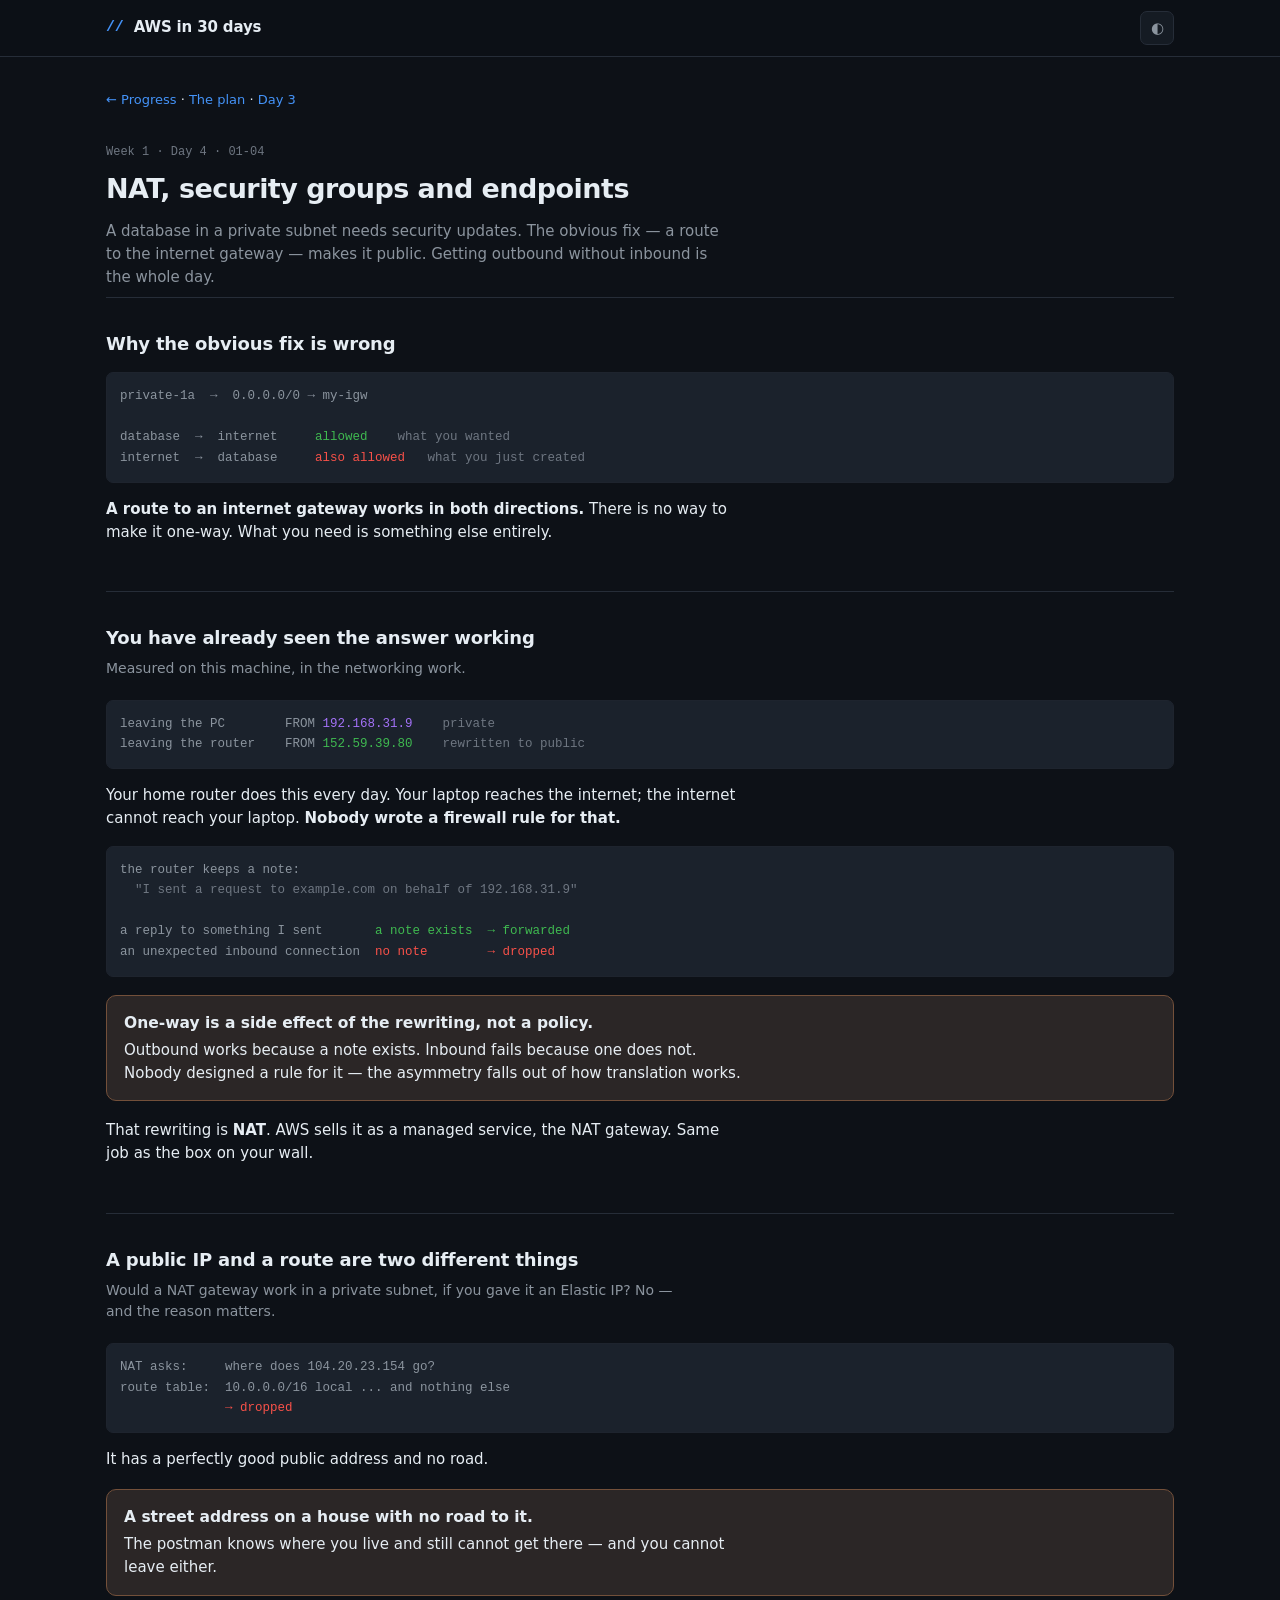
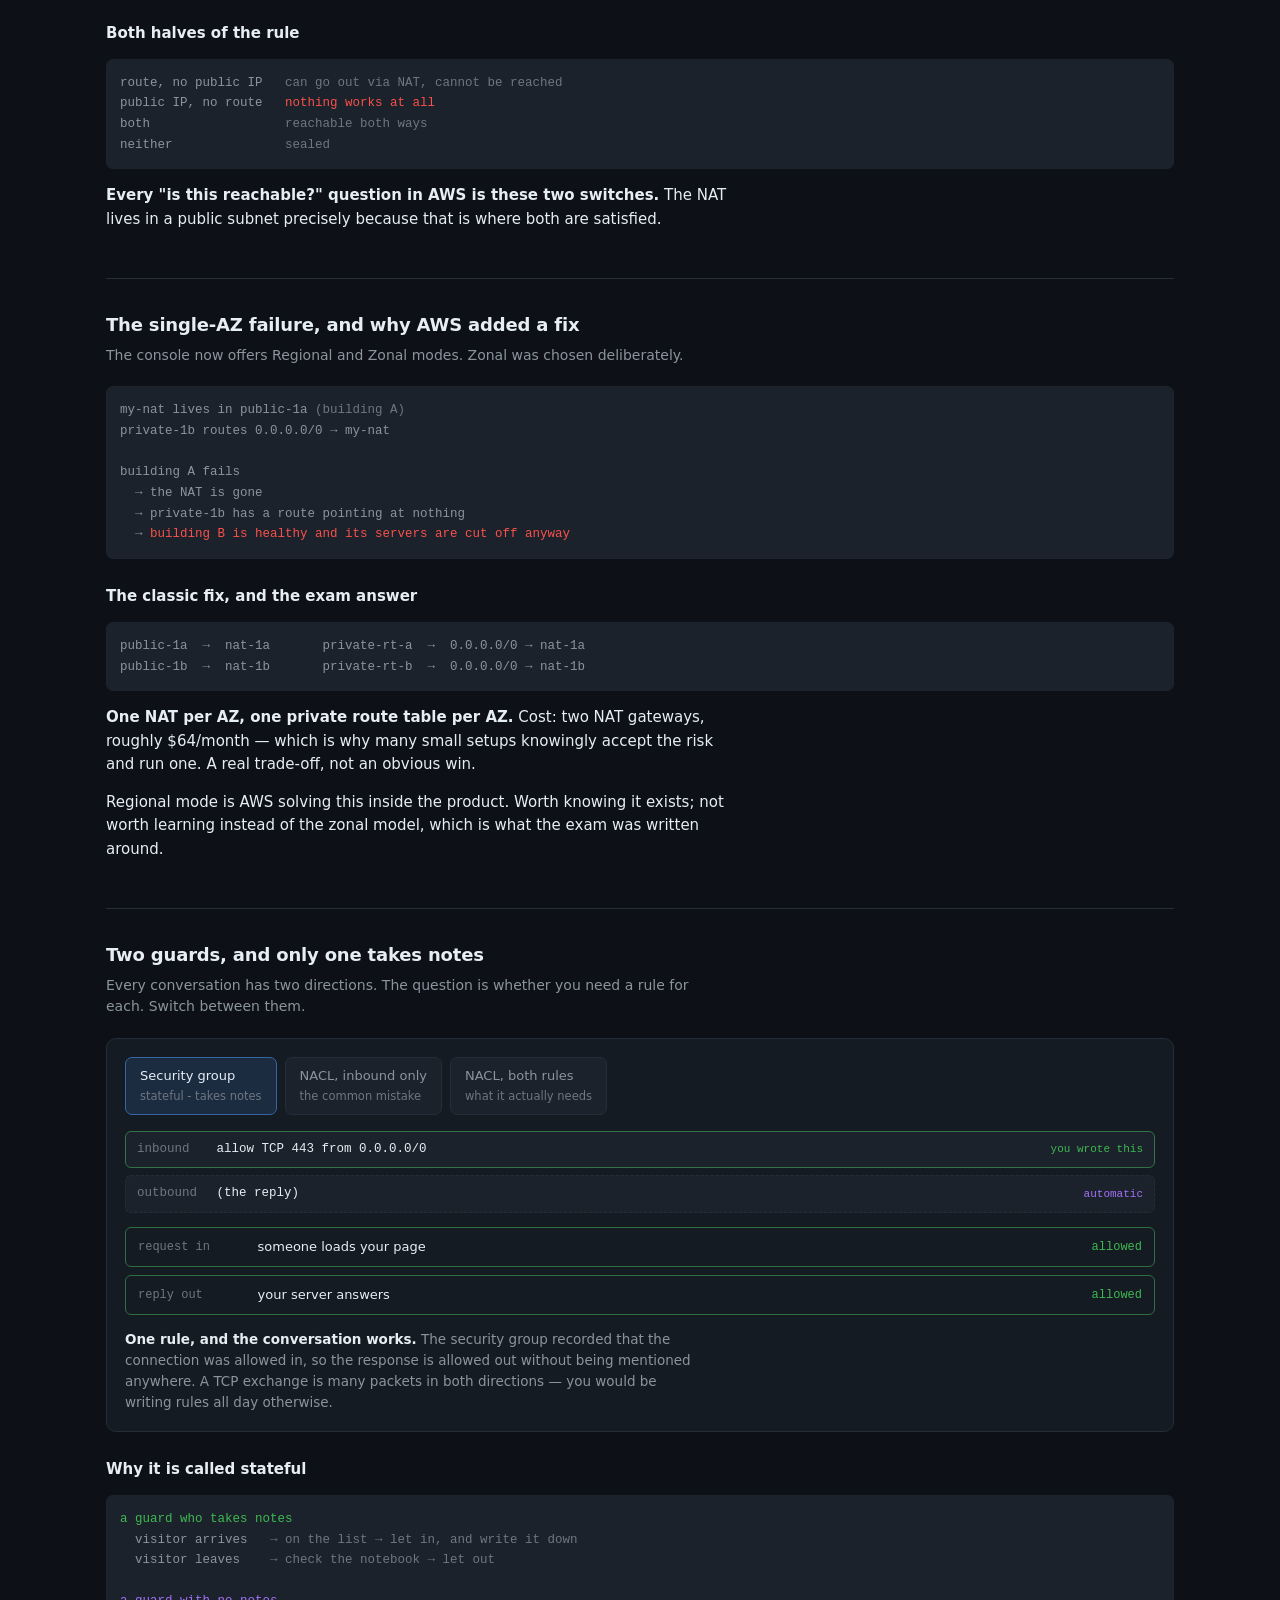
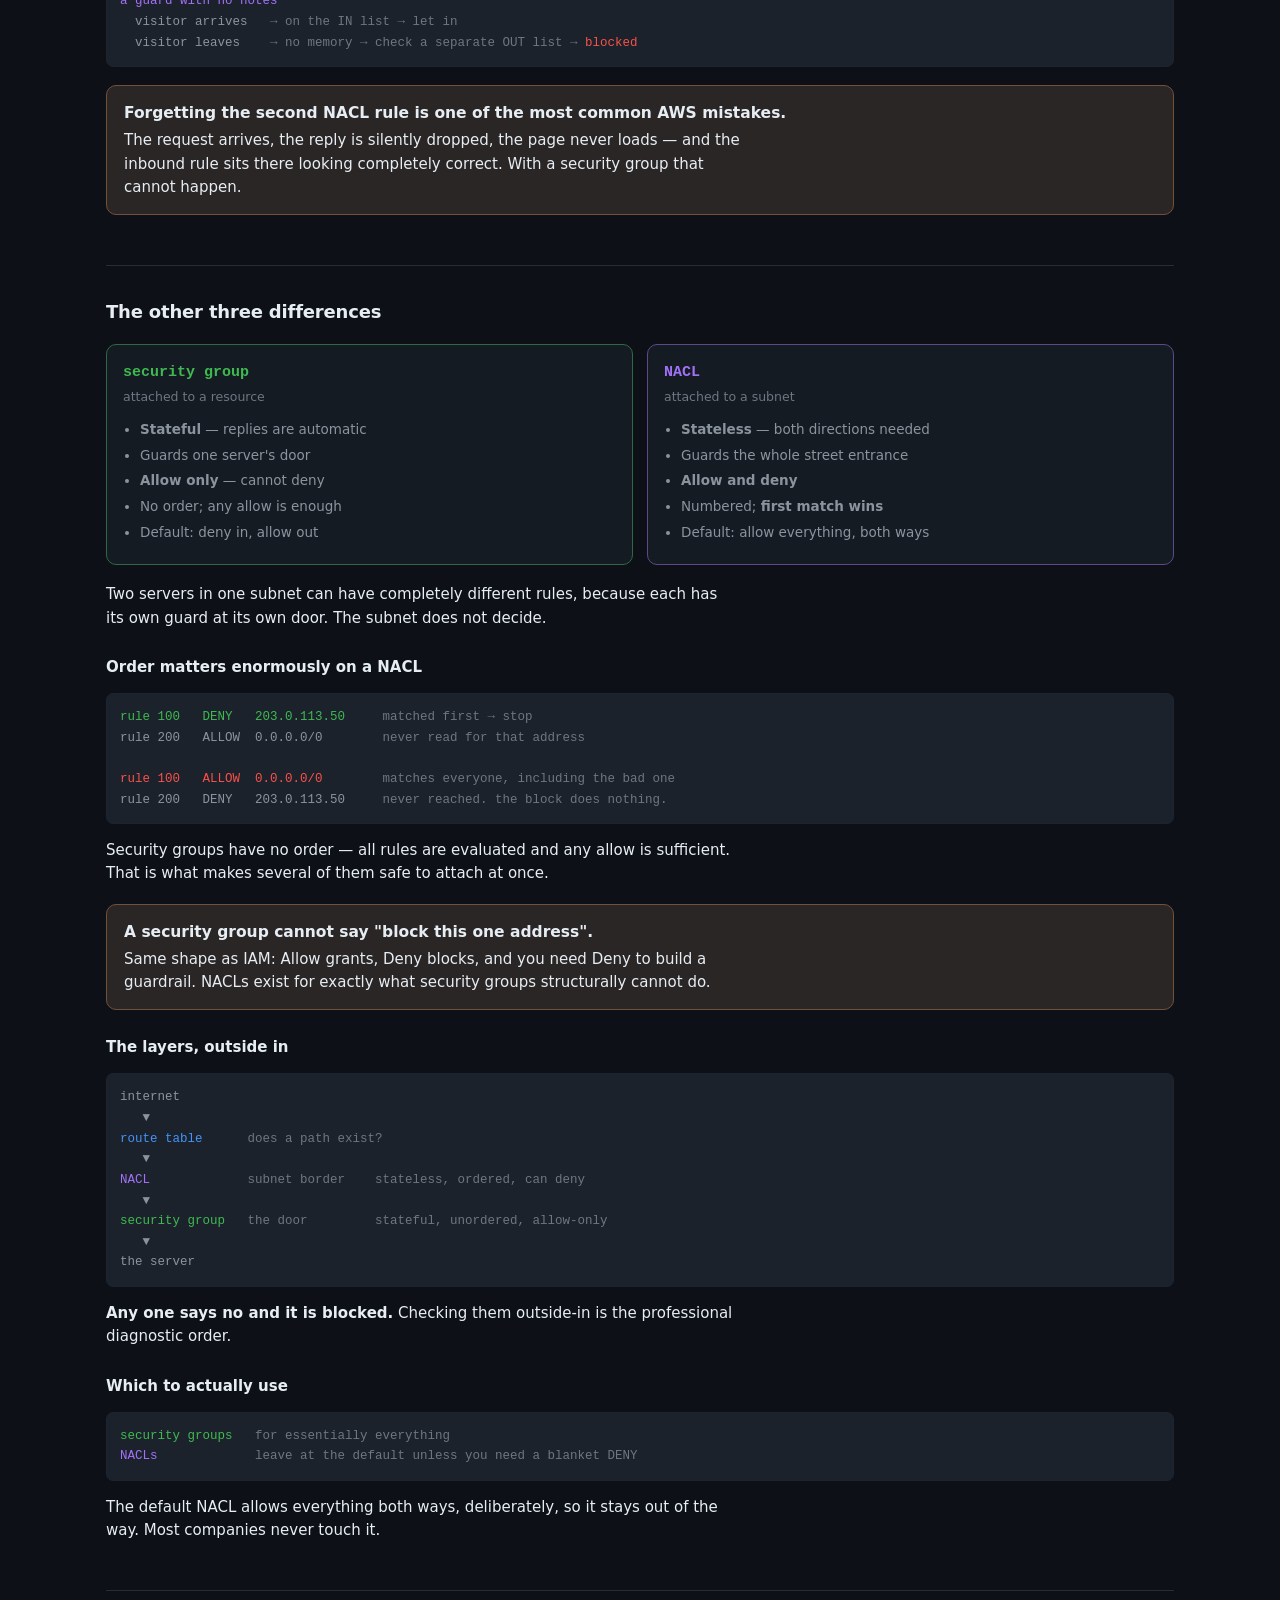
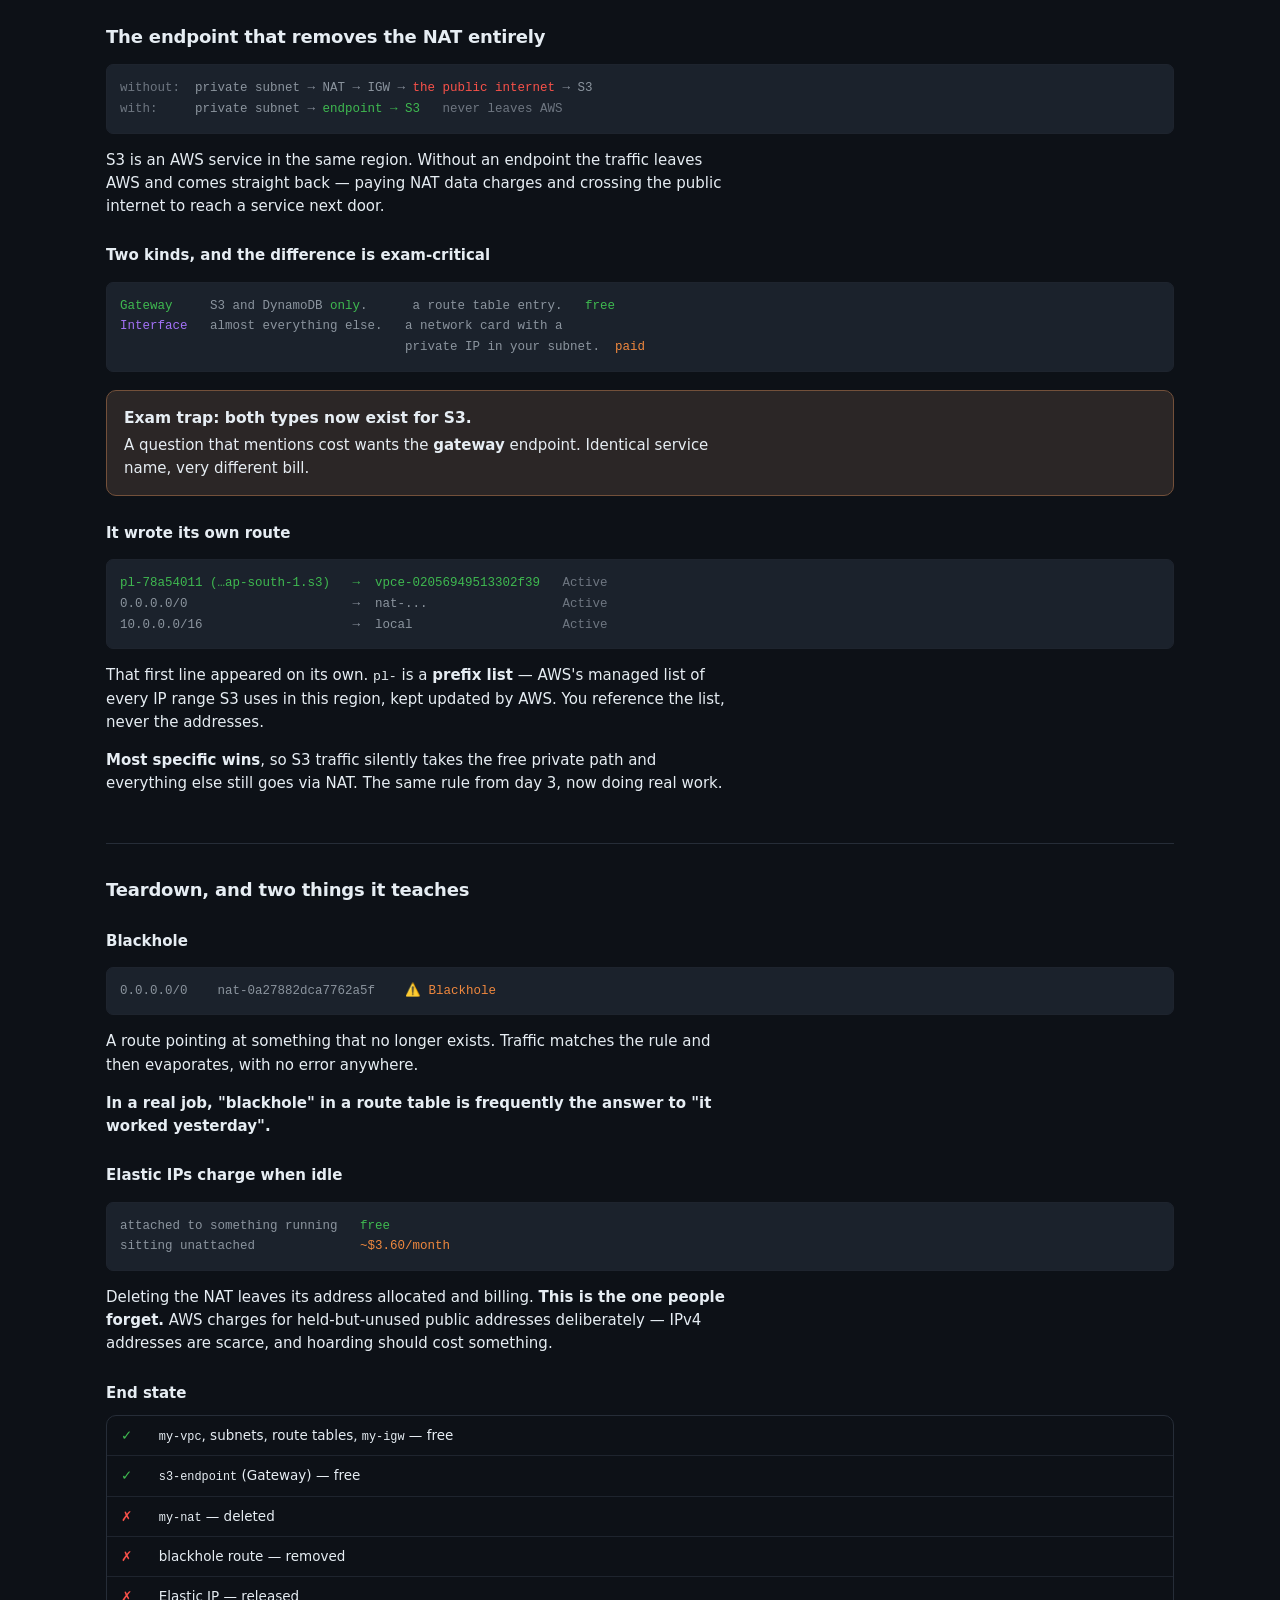
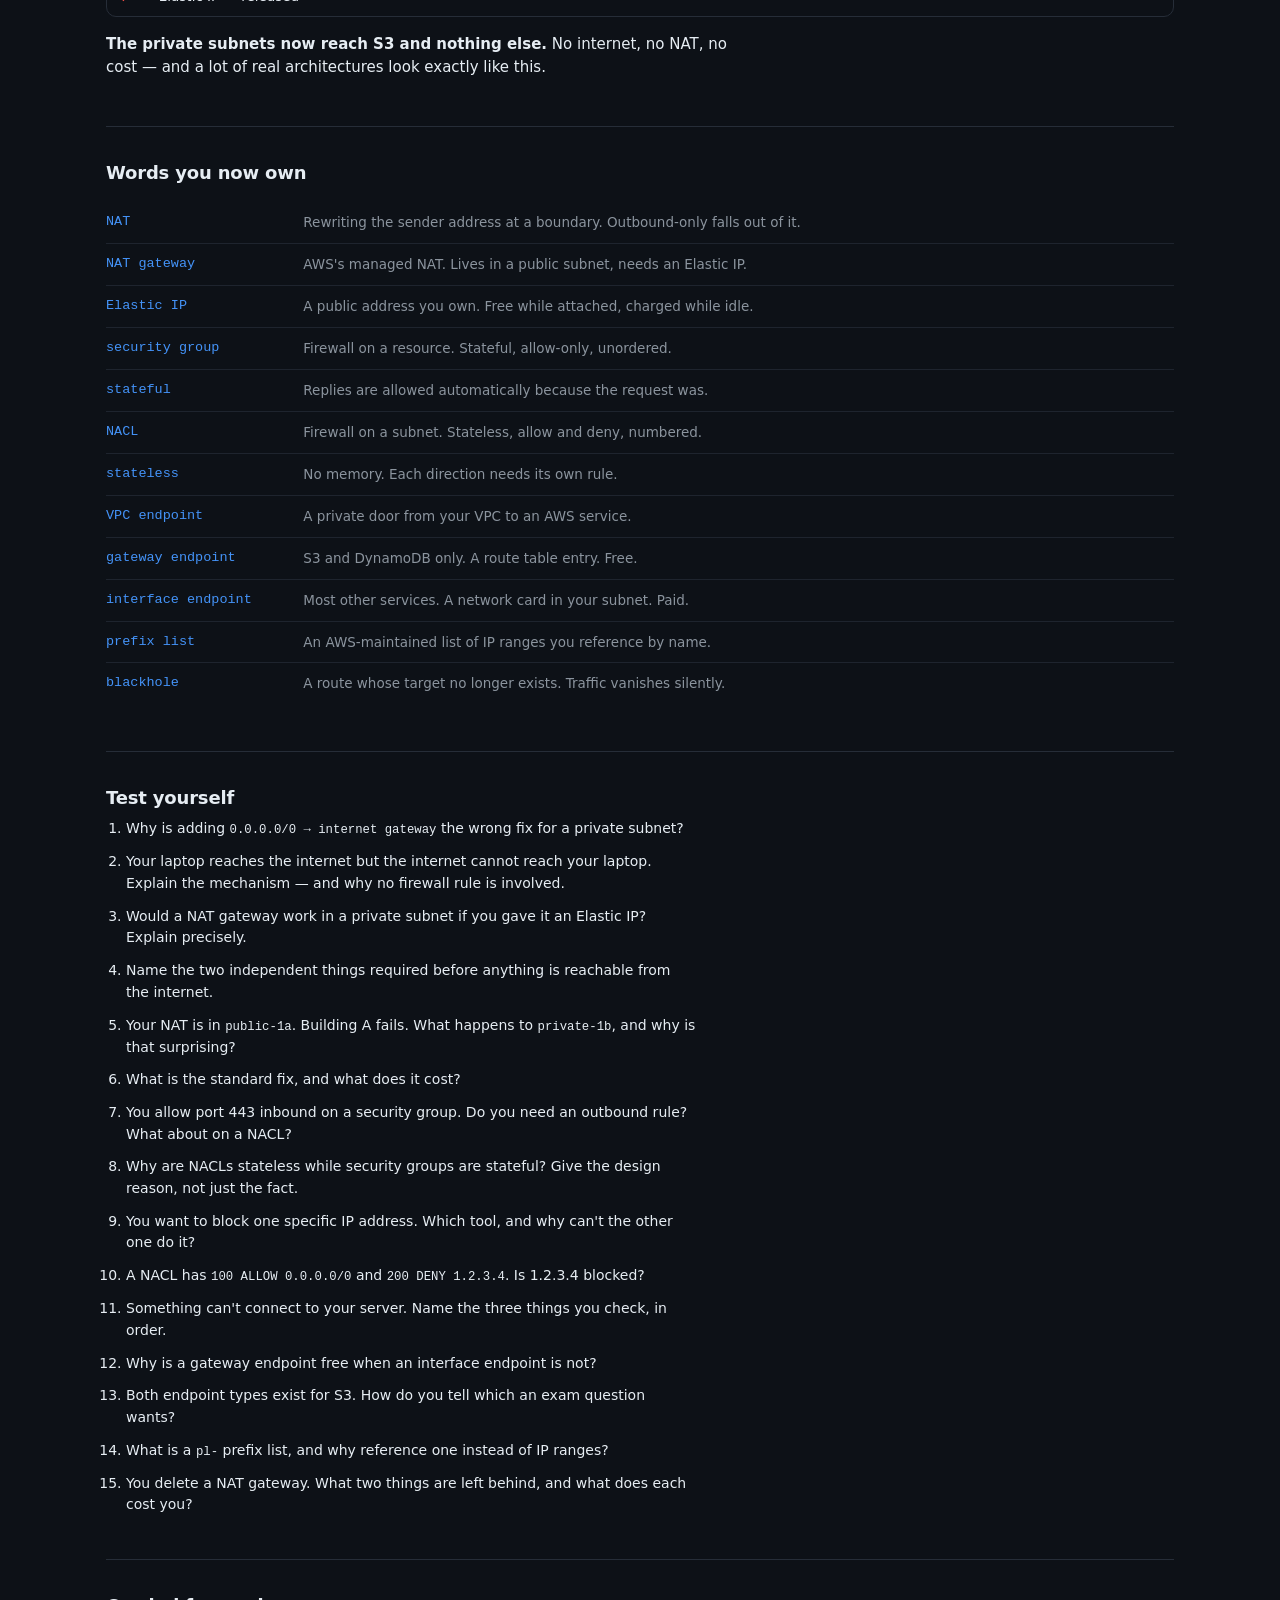
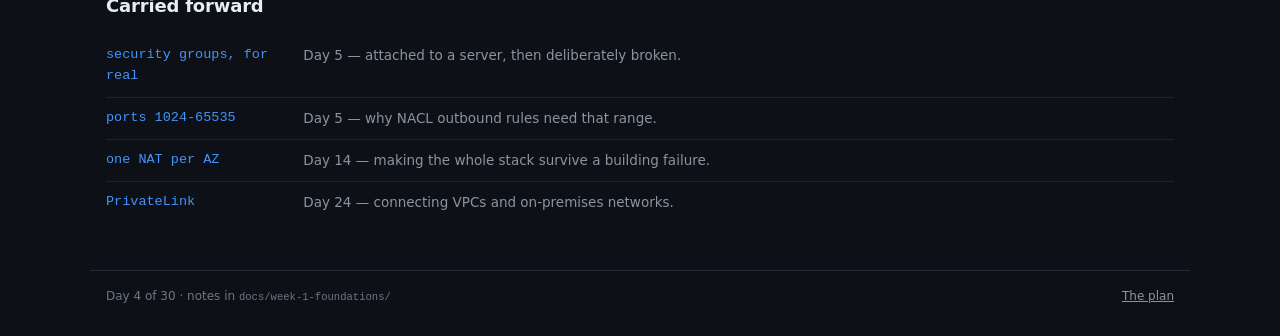
<file: site/day-04.html>
<!doctype html>
<html lang="en" data-theme="dark">
<head>
<meta charset="utf-8">
<meta name="viewport" content="width=device-width, initial-scale=1">
<title>Day 4 · NAT, security groups and endpoints</title>
<link rel="stylesheet" href="assets/site.css">
<style>
  :root {
    --ok:    #3fb950;
    --no:    #f85149;
    --warn:  #f0883e;
    --cool:  #a371f7;
    --blue:  #4493f8;
  }
  :root[data-theme="light"] {
    --ok:    #1a7f37;
    --no:    #cf222e;
    --warn:  #bc4c00;
    --cool:  #8250df;
    --blue:  #0969da;
  }

  .crumb { padding: 20px 0 0; font-size: 13px; }
  .crumb a { color: var(--accent); text-decoration: none; }
  .crumb a:hover { text-decoration: underline; }

  .lede { padding: 20px 0 8px; max-width: 66ch; }
  .lede .eyebrow { font-family: var(--mono); font-size: 12px; color: var(--ink-faint); margin: 0 0 6px; }
  .lede h1 { margin: 0 0 10px; font-size: 27px; letter-spacing: -.02em; }
  .lede p { margin: 0; color: var(--ink-dim); }

  section { padding: 32px 0; border-top: 1px solid var(--line); }
  section > h2 { margin: 0 0 6px; font-size: 18px; letter-spacing: -.01em; }
  section > .sub { margin: 0 0 20px; color: var(--ink-dim); font-size: 14px; max-width: 66ch; }
  h3.minor { margin: 26px 0 10px; font-size: 15px; }
  p { max-width: 66ch; }

  pre.box {
    font-family: var(--mono); font-size: 12.5px; line-height: 1.65;
    background: var(--panel-2); border: 1px solid var(--line-soft);
    border-radius: 7px; padding: 13px; margin: 14px 0;
    overflow-x: auto; color: var(--ink-dim);
  }
  pre.box .dim { color: var(--ink-faint); }
  pre.box .g   { color: var(--ok); }
  pre.box .r   { color: var(--no); }
  pre.box .w   { color: var(--warn); }
  pre.box .c   { color: var(--cool); }
  pre.box .b   { color: var(--blue); }

  /* guard simulator */
  .guard { background: var(--panel); border: 1px solid var(--line); border-radius: var(--radius); padding: 18px; }
  .gtabs { display: flex; gap: 8px; margin-bottom: 16px; flex-wrap: wrap; }
  .gtab {
    font: inherit; font-size: 13px; padding: 8px 14px; cursor: pointer; text-align: left;
    background: var(--panel-2); color: var(--ink-dim);
    border: 1px solid var(--line); border-radius: 7px;
  }
  .gtab[aria-pressed="true"] { color: var(--ink); border-color: color-mix(in srgb, var(--blue) 55%, var(--line)); background: color-mix(in srgb, var(--blue) 14%, transparent); }
  .gtab:focus-visible { outline: 2px solid var(--accent); outline-offset: 1px; }
  .gtab small { display: block; font-size: 11.5px; color: var(--ink-faint); margin-top: 2px; }
  .rules { display: grid; gap: 7px; margin-bottom: 14px; }
  .rule { display: grid; grid-template-columns: 9ch 1fr auto; gap: 12px; align-items: center;
          font-family: var(--mono); font-size: 12.5px; padding: 8px 11px;
          border: 1px solid var(--line); border-radius: 6px; background: var(--panel-2); }
  .rule .dir { color: var(--ink-faint); }
  .rule .state { font-size: 11px; }
  .rule.have { border-color: color-mix(in srgb, var(--ok) 50%, var(--line)); }
  .rule.have .state { color: var(--ok); }
  .rule.auto { border-style: dashed; }
  .rule.auto .state { color: var(--cool); }
  .rule.miss { border-color: color-mix(in srgb, var(--no) 50%, var(--line)); background: color-mix(in srgb, var(--no) 9%, transparent); }
  .rule.miss .state { color: var(--no); }
  .flow { display: grid; gap: 8px; margin-top: 4px; }
  .step2 { display: grid; grid-template-columns: 13ch 1fr auto; gap: 12px; align-items: center;
           font-size: 13px; padding: 9px 12px; border-radius: 6px; border: 1px solid var(--line); }
  .step2 .lbl { font-family: var(--mono); font-size: 12px; color: var(--ink-faint); }
  .step2 .vd { font-family: var(--mono); font-size: 12px; }
  .step2.pass { border-color: color-mix(in srgb, var(--ok) 45%, var(--line)); }
  .step2.pass .vd { color: var(--ok); }
  .step2.fail { border-color: color-mix(in srgb, var(--no) 45%, var(--line)); background: color-mix(in srgb, var(--no) 9%, transparent); }
  .step2.fail .vd { color: var(--no); }
  .gnote { margin: 14px 0 0; font-size: 13.5px; color: var(--ink-dim); min-height: 3.6em; }
  .gnote b { color: var(--ink); }

  .vs { display: grid; grid-template-columns: repeat(auto-fit, minmax(265px, 1fr)); gap: 14px; margin: 18px 0; }
  .card { background: var(--panel); border: 1px solid var(--line); border-radius: var(--radius); padding: 16px; }
  .card h4 { margin: 0 0 3px; font-size: 15px; font-family: var(--mono); }
  .card .when { margin: 0 0 12px; font-size: 12.5px; color: var(--ink-faint); }
  .card ul { margin: 0; padding-left: 17px; font-size: 13.5px; color: var(--ink-dim); }
  .card li { margin-bottom: 5px; }
  .card.sg h4 { color: var(--ok); }
  .card.sg { border-color: color-mix(in srgb, var(--ok) 42%, var(--line)); }
  .card.nacl h4 { color: var(--cool); }
  .card.nacl { border-color: color-mix(in srgb, var(--cool) 42%, var(--line)); }

  .callout {
    margin: 18px 0; padding: 15px 17px; border-radius: var(--radius);
    background: color-mix(in srgb, var(--warn) 10%, var(--panel));
    border: 1px solid color-mix(in srgb, var(--warn) 38%, var(--line));
  }
  .callout p { margin: 0; }
  .callout .big { font-size: 15.5px; font-weight: 600; margin-bottom: 4px; }

  .done { border: 1px solid var(--line); border-radius: var(--radius); overflow: hidden; }
  .drow { display: grid; grid-template-columns: 3ch 1fr; gap: 12px; padding: 9px 14px; font-size: 13.5px; border-bottom: 1px solid var(--line-soft); }
  .drow:last-child { border-bottom: 0; }
  .drow span:first-child { color: var(--ok); }
  .drow.x span:first-child { color: var(--no); }

  .vocab { display: grid; }
  .vrow { display: grid; grid-template-columns: 19ch 1fr; gap: 16px; padding: 10px 0; border-bottom: 1px solid var(--line-soft); }
  .vrow:last-child { border-bottom: 0; }
  .vrow dt { font-size: 13.5px; color: var(--accent); font-family: var(--mono); }
  .vrow dd { margin: 0; font-size: 13.5px; color: var(--ink-dim); }

  ol.qs { margin: 0; padding-left: 20px; }
  ol.qs li { margin-bottom: 11px; font-size: 14px; max-width: 64ch; }

  .foot { display: flex; justify-content: space-between; gap: 16px; flex-wrap: wrap;
    border-top: 1px solid var(--line); padding-top: 16px; padding-bottom: 34px;
    font-size: 12px; color: var(--ink-faint); }

  @media (max-width: 620px) {
    .vrow { grid-template-columns: 1fr; gap: 2px; }
    .rule, .step2 { grid-template-columns: 1fr; gap: 3px; }
  }
  @media (prefers-reduced-motion: reduce) { * { transition: none !important; } }
</style>
</head>
<body>

<header class="topbar">
  <div class="wrap topbar-inner">
    <div class="brand"><span class="brand-mark">//</span><span>AWS in 30 days</span></div>
    <div class="topbar-tools"><button id="theme" type="button" title="Toggle theme">◐</button></div>
  </div>
</header>

<main class="wrap">

  <p class="crumb"><a href="index.html">← Progress</a> · <a href="plan.html">The plan</a> · <a href="day-03.html">Day 3</a></p>

  <div class="lede">
    <p class="eyebrow">Week 1 · Day 4 · 01-04</p>
    <h1>NAT, security groups and endpoints</h1>
    <p>A database in a private subnet needs security updates. The obvious
    fix — a route to the internet gateway — makes it public. Getting
    outbound without inbound is the whole day.</p>
  </div>

  <section>
    <h2>Why the obvious fix is wrong</h2>

    <pre class="box">private-1a  →  0.0.0.0/0 → my-igw

database  →  internet     <span class="g">allowed</span>    <span class="dim">what you wanted</span>
internet  →  database     <span class="r">also allowed</span>   <span class="dim">what you just created</span></pre>

    <p><strong>A route to an internet gateway works in both
    directions.</strong> There is no way to make it one-way. What you need
    is something else entirely.</p>
  </section>

  <section>
    <h2>You have already seen the answer working</h2>
    <p class="sub">Measured on this machine, in the networking work.</p>

    <pre class="box">leaving the PC        FROM <span class="c">192.168.31.9</span>    <span class="dim">private</span>
leaving the router    FROM <span class="g">152.59.39.80</span>    <span class="dim">rewritten to public</span></pre>

    <p>Your home router does this every day. Your laptop reaches the
    internet; the internet cannot reach your laptop. <strong>Nobody wrote a
    firewall rule for that.</strong></p>

    <pre class="box">the router keeps a note:
  <span class="dim">"I sent a request to example.com on behalf of 192.168.31.9"</span>

a reply to something I sent       <span class="g">a note exists  → forwarded</span>
an unexpected inbound connection  <span class="r">no note        → dropped</span></pre>

    <div class="callout">
      <p class="big">One-way is a side effect of the rewriting, not a policy.</p>
      <p>Outbound works because a note exists. Inbound fails because one
      does not. Nobody designed a rule for it — the asymmetry falls out of
      how translation works.</p>
    </div>

    <p>That rewriting is <strong>NAT</strong>. AWS sells it as a managed
    service, the NAT gateway. Same job as the box on your wall.</p>
  </section>

  <section>
    <h2>A public IP and a route are two different things</h2>
    <p class="sub">Would a NAT gateway work in a private subnet, if you gave
    it an Elastic IP? No — and the reason matters.</p>

    <pre class="box">NAT asks:     where does 104.20.23.154 go?
route table:  10.0.0.0/16 local ... and nothing else
              <span class="r">→ dropped</span></pre>

    <p>It has a perfectly good public address and no road.</p>

    <div class="callout">
      <p class="big">A street address on a house with no road to it.</p>
      <p>The postman knows where you live and still cannot get there — and
      you cannot leave either.</p>
    </div>

    <h3 class="minor">Both halves of the rule</h3>
    <pre class="box">route, no public IP   <span class="dim">can go out via NAT, cannot be reached</span>
public IP, no route   <span class="r">nothing works at all</span>
both                  <span class="dim">reachable both ways</span>
neither               <span class="dim">sealed</span></pre>

    <p><strong>Every "is this reachable?" question in AWS is these two
    switches.</strong> The NAT lives in a public subnet precisely because
    that is where both are satisfied.</p>
  </section>

  <section>
    <h2>The single-AZ failure, and why AWS added a fix</h2>
    <p class="sub">The console now offers Regional and Zonal modes. Zonal
    was chosen deliberately.</p>

    <pre class="box">my-nat lives in public-1a <span class="dim">(building A)</span>
private-1b routes 0.0.0.0/0 → my-nat

building A fails
  → the NAT is gone
  → private-1b has a route pointing at nothing
  → <span class="r">building B is healthy and its servers are cut off anyway</span></pre>

    <h3 class="minor">The classic fix, and the exam answer</h3>
    <pre class="box">public-1a  →  nat-1a       private-rt-a  →  0.0.0.0/0 → nat-1a
public-1b  →  nat-1b       private-rt-b  →  0.0.0.0/0 → nat-1b</pre>

    <p><strong>One NAT per AZ, one private route table per AZ.</strong> Cost:
    two NAT gateways, roughly $64/month — which is why many small setups
    knowingly accept the risk and run one. A real trade-off, not an obvious
    win.</p>

    <p>Regional mode is AWS solving this inside the product. Worth knowing
    it exists; not worth learning instead of the zonal model, which is what
    the exam was written around.</p>
  </section>

  <section>
    <h2>Two guards, and only one takes notes</h2>
    <p class="sub">Every conversation has two directions. The question is
    whether you need a rule for each. Switch between them.</p>

    <div class="guard">
      <div class="gtabs" id="gtabs"></div>
      <div class="rules" id="rules"></div>
      <div class="flow" id="flow"></div>
      <p class="gnote" id="gnote"></p>
    </div>

    <h3 class="minor">Why it is called stateful</h3>
    <pre class="box"><span class="g">a guard who takes notes</span>
  visitor arrives   <span class="dim">→ on the list → let in, and write it down</span>
  visitor leaves    <span class="dim">→ check the notebook → let out</span>

<span class="c">a guard with no notes</span>
  visitor arrives   <span class="dim">→ on the IN list → let in</span>
  visitor leaves    <span class="dim">→ no memory → check a separate OUT list → </span><span class="r">blocked</span></pre>

    <div class="callout">
      <p class="big">Forgetting the second NACL rule is one of the most common AWS mistakes.</p>
      <p>The request arrives, the reply is silently dropped, the page never
      loads — and the inbound rule sits there looking completely correct.
      With a security group that cannot happen.</p>
    </div>
  </section>

  <section>
    <h2>The other three differences</h2>

    <div class="vs">
      <div class="card sg">
        <h4>security group</h4>
        <p class="when">attached to a resource</p>
        <ul>
          <li><strong>Stateful</strong> — replies are automatic</li>
          <li>Guards one server's door</li>
          <li><strong>Allow only</strong> — cannot deny</li>
          <li>No order; any allow is enough</li>
          <li>Default: deny in, allow out</li>
        </ul>
      </div>
      <div class="card nacl">
        <h4>NACL</h4>
        <p class="when">attached to a subnet</p>
        <ul>
          <li><strong>Stateless</strong> — both directions needed</li>
          <li>Guards the whole street entrance</li>
          <li><strong>Allow and deny</strong></li>
          <li>Numbered; <strong>first match wins</strong></li>
          <li>Default: allow everything, both ways</li>
        </ul>
      </div>
    </div>

    <p>Two servers in one subnet can have completely different rules,
    because each has its own guard at its own door. The subnet does not
    decide.</p>

    <h3 class="minor">Order matters enormously on a NACL</h3>
    <pre class="box"><span class="g">rule 100   DENY   203.0.113.50</span>     <span class="dim">matched first → stop</span>
rule 200   ALLOW  0.0.0.0/0        <span class="dim">never read for that address</span>

<span class="r">rule 100   ALLOW  0.0.0.0/0</span>        <span class="dim">matches everyone, including the bad one</span>
rule 200   DENY   203.0.113.50     <span class="dim">never reached. the block does nothing.</span></pre>

    <p>Security groups have no order — all rules are evaluated and any allow
    is sufficient. That is what makes several of them safe to attach at
    once.</p>

    <div class="callout">
      <p class="big">A security group cannot say "block this one address".</p>
      <p>Same shape as IAM: Allow grants, Deny blocks, and you need Deny to
      build a guardrail. NACLs exist for exactly what security groups
      structurally cannot do.</p>
    </div>

    <h3 class="minor">The layers, outside in</h3>
    <pre class="box">internet
   ▼
<span class="b">route table</span>      <span class="dim">does a path exist?</span>
   ▼
<span class="c">NACL</span>             <span class="dim">subnet border    stateless, ordered, can deny</span>
   ▼
<span class="g">security group</span>   <span class="dim">the door         stateful, unordered, allow-only</span>
   ▼
the server</pre>
    <p><strong>Any one says no and it is blocked.</strong> Checking them
    outside-in is the professional diagnostic order.</p>

    <h3 class="minor">Which to actually use</h3>
    <pre class="box"><span class="g">security groups</span>   <span class="dim">for essentially everything</span>
<span class="c">NACLs</span>             <span class="dim">leave at the default unless you need a blanket DENY</span></pre>
    <p>The default NACL allows everything both ways, deliberately, so it
    stays out of the way. Most companies never touch it.</p>
  </section>

  <section>
    <h2>The endpoint that removes the NAT entirely</h2>

    <pre class="box"><span class="dim">without:</span>  private subnet → NAT → IGW → <span class="r">the public internet</span> → S3
<span class="dim">with:</span>     private subnet → <span class="g">endpoint → S3</span>   <span class="dim">never leaves AWS</span></pre>

    <p>S3 is an AWS service in the same region. Without an endpoint the
    traffic leaves AWS and comes straight back — paying NAT data charges
    and crossing the public internet to reach a service next door.</p>

    <h3 class="minor">Two kinds, and the difference is exam-critical</h3>
    <pre class="box"><span class="g">Gateway</span>     S3 and DynamoDB <span class="g">only</span>.      a route table entry.   <span class="g">free</span>
<span class="c">Interface</span>   almost everything else.   a network card with a
                                      private IP in your subnet.  <span class="w">paid</span></pre>

    <div class="callout">
      <p class="big">Exam trap: both types now exist for S3.</p>
      <p>A question that mentions cost wants the <strong>gateway</strong>
      endpoint. Identical service name, very different bill.</p>
    </div>

    <h3 class="minor">It wrote its own route</h3>
    <pre class="box"><span class="g">pl-78a54011 (…ap-south-1.s3)   →  vpce-02056949513302f39</span>   <span class="dim">Active</span>
0.0.0.0/0                      →  nat-...                  <span class="dim">Active</span>
10.0.0.0/16                    →  local                    <span class="dim">Active</span></pre>

    <p>That first line appeared on its own. <code>pl-</code> is a
    <strong>prefix list</strong> — AWS's managed list of every IP range S3
    uses in this region, kept updated by AWS. You reference the list, never
    the addresses.</p>

    <p><strong>Most specific wins</strong>, so S3 traffic silently takes the
    free private path and everything else still goes via NAT. The same rule
    from day 3, now doing real work.</p>
  </section>

  <section>
    <h2>Teardown, and two things it teaches</h2>

    <h3 class="minor">Blackhole</h3>
    <pre class="box">0.0.0.0/0    nat-0a27882dca7762a5f    <span class="w">⚠️ Blackhole</span></pre>
    <p>A route pointing at something that no longer exists. Traffic matches
    the rule and then evaporates, with no error anywhere.</p>
    <p><strong>In a real job, "blackhole" in a route table is frequently the
    answer to "it worked yesterday".</strong></p>

    <h3 class="minor">Elastic IPs charge when idle</h3>
    <pre class="box">attached to something running   <span class="g">free</span>
sitting unattached              <span class="w">~$3.60/month</span></pre>
    <p>Deleting the NAT leaves its address allocated and billing.
    <strong>This is the one people forget.</strong> AWS charges for
    held-but-unused public addresses deliberately — IPv4 addresses are
    scarce, and hoarding should cost something.</p>

    <h3 class="minor">End state</h3>
    <div class="done">
      <div class="drow"><span>✓</span><span><code>my-vpc</code>, subnets, route tables, <code>my-igw</code> — free</span></div>
      <div class="drow"><span>✓</span><span><code>s3-endpoint</code> (Gateway) — free</span></div>
      <div class="drow x"><span>✗</span><span><code>my-nat</code> — deleted</span></div>
      <div class="drow x"><span>✗</span><span>blackhole route — removed</span></div>
      <div class="drow x"><span>✗</span><span>Elastic IP — released</span></div>
    </div>
    <p style="margin-top:16px"><strong>The private subnets now reach S3 and
    nothing else.</strong> No internet, no NAT, no cost — and a lot of real
    architectures look exactly like this.</p>
  </section>

  <section>
    <h2>Words you now own</h2>
    <dl class="vocab">
      <div class="vrow"><dt>NAT</dt><dd>Rewriting the sender address at a boundary. Outbound-only falls out of it.</dd></div>
      <div class="vrow"><dt>NAT gateway</dt><dd>AWS's managed NAT. Lives in a public subnet, needs an Elastic IP.</dd></div>
      <div class="vrow"><dt>Elastic IP</dt><dd>A public address you own. Free while attached, charged while idle.</dd></div>
      <div class="vrow"><dt>security group</dt><dd>Firewall on a resource. Stateful, allow-only, unordered.</dd></div>
      <div class="vrow"><dt>stateful</dt><dd>Replies are allowed automatically because the request was.</dd></div>
      <div class="vrow"><dt>NACL</dt><dd>Firewall on a subnet. Stateless, allow and deny, numbered.</dd></div>
      <div class="vrow"><dt>stateless</dt><dd>No memory. Each direction needs its own rule.</dd></div>
      <div class="vrow"><dt>VPC endpoint</dt><dd>A private door from your VPC to an AWS service.</dd></div>
      <div class="vrow"><dt>gateway endpoint</dt><dd>S3 and DynamoDB only. A route table entry. Free.</dd></div>
      <div class="vrow"><dt>interface endpoint</dt><dd>Most other services. A network card in your subnet. Paid.</dd></div>
      <div class="vrow"><dt>prefix list</dt><dd>An AWS-maintained list of IP ranges you reference by name.</dd></div>
      <div class="vrow"><dt>blackhole</dt><dd>A route whose target no longer exists. Traffic vanishes silently.</dd></div>
    </dl>
  </section>

  <section>
    <h2>Test yourself</h2>
    <ol class="qs">
      <li>Why is adding <code>0.0.0.0/0 → internet gateway</code> the wrong fix for a private subnet?</li>
      <li>Your laptop reaches the internet but the internet cannot reach your laptop. Explain the mechanism — and why no firewall rule is involved.</li>
      <li>Would a NAT gateway work in a private subnet if you gave it an Elastic IP? Explain precisely.</li>
      <li>Name the two independent things required before anything is reachable from the internet.</li>
      <li>Your NAT is in <code>public-1a</code>. Building A fails. What happens to <code>private-1b</code>, and why is that surprising?</li>
      <li>What is the standard fix, and what does it cost?</li>
      <li>You allow port 443 inbound on a security group. Do you need an outbound rule? What about on a NACL?</li>
      <li>Why are NACLs stateless while security groups are stateful? Give the design reason, not just the fact.</li>
      <li>You want to block one specific IP address. Which tool, and why can't the other one do it?</li>
      <li>A NACL has <code>100 ALLOW 0.0.0.0/0</code> and <code>200 DENY 1.2.3.4</code>. Is 1.2.3.4 blocked?</li>
      <li>Something can't connect to your server. Name the three things you check, in order.</li>
      <li>Why is a gateway endpoint free when an interface endpoint is not?</li>
      <li>Both endpoint types exist for S3. How do you tell which an exam question wants?</li>
      <li>What is a <code>pl-</code> prefix list, and why reference one instead of IP ranges?</li>
      <li>You delete a NAT gateway. What two things are left behind, and what does each cost you?</li>
    </ol>
  </section>

  <section>
    <h2>Carried forward</h2>
    <dl class="vocab">
      <div class="vrow"><dt>security groups, for real</dt><dd>Day 5 — attached to a server, then deliberately broken.</dd></div>
      <div class="vrow"><dt>ports 1024-65535</dt><dd>Day 5 — why NACL outbound rules need that range.</dd></div>
      <div class="vrow"><dt>one NAT per AZ</dt><dd>Day 14 — making the whole stack survive a building failure.</dd></div>
      <div class="vrow"><dt>PrivateLink</dt><dd>Day 24 — connecting VPCs and on-premises networks.</dd></div>
    </dl>
  </section>

</main>

<footer class="wrap foot">
  <span>Day 4 of 30 · notes in <code>docs/week-1-foundations/</code></span>
  <span class="muted"><a href="plan.html" style="color:inherit">The plan</a></span>
</footer>

<script>
(function () {
  "use strict";

  var THEME = "netcurriculum.theme";
  try {
    var saved = localStorage.getItem(THEME);
    if (saved) document.documentElement.dataset.theme = saved;
  } catch (e) { /* storage may be blocked; the page still works */ }
  document.getElementById("theme").addEventListener("click", function () {
    var next = document.documentElement.dataset.theme === "dark" ? "light" : "dark";
    document.documentElement.dataset.theme = next;
    try { localStorage.setItem(THEME, next); } catch (e) { /* ignore */ }
  });

  function el(tag, cls, text) {
    var n = document.createElement(tag);
    if (cls) n.className = cls;
    if (text != null) n.textContent = text;
    return n;
  }

  /* ---------- stateful vs stateless guard ----------
     Same single rule written by the user in both cases. The security group
     supplies the return path from its connection table; the NACL does not,
     which is the whole point. */
  var MODE = "sg";
  var gtabs = document.getElementById("gtabs");
  var rulesEl = document.getElementById("rules");
  var flowEl = document.getElementById("flow");
  var gnote = document.getElementById("gnote");

  var TABS = [
    { id: "sg",       label: "Security group",   hint: "stateful - takes notes" },
    { id: "nacl-bad", label: "NACL, inbound only", hint: "the common mistake" },
    { id: "nacl-ok",  label: "NACL, both rules", hint: "what it actually needs" }
  ];

  TABS.forEach(function (t) {
    var b = el("button", "gtab");
    b.type = "button";
    b.appendChild(document.createTextNode(t.label));
    b.appendChild(el("small", null, t.hint));
    b.addEventListener("click", function () { MODE = t.id; draw(); });
    b.dataset.id = t.id;
    gtabs.appendChild(b);
  });

  function mkRule(cls, dir, text, state) {
    var r = el("div", "rule " + cls);
    r.appendChild(el("span", "dir", dir));
    r.appendChild(el("span", null, text));
    r.appendChild(el("span", "state", state));
    return r;
  }

  function mkStep(cls, lbl, text, verdict) {
    var s = el("div", "step2 " + cls);
    s.appendChild(el("span", "lbl", lbl));
    s.appendChild(el("span", null, text));
    s.appendChild(el("span", "vd", verdict));
    return s;
  }

  function draw() {
    Array.prototype.forEach.call(gtabs.children, function (b) {
      b.setAttribute("aria-pressed", b.dataset.id === MODE ? "true" : "false");
    });

    rulesEl.innerHTML = "";
    flowEl.innerHTML = "";

    rulesEl.appendChild(mkRule("have", "inbound", "allow TCP 443 from 0.0.0.0/0", "you wrote this"));

    if (MODE === "sg") {
      rulesEl.appendChild(mkRule("auto", "outbound", "(the reply)", "automatic"));
      flowEl.appendChild(mkStep("pass", "request in", "someone loads your page", "allowed"));
      flowEl.appendChild(mkStep("pass", "reply out", "your server answers", "allowed"));
      gnote.innerHTML = "<b>One rule, and the conversation works.</b> The security group recorded that the connection was allowed in, so the response is allowed out without being mentioned anywhere. A TCP exchange is many packets in both directions — you would be writing rules all day otherwise.";
    } else if (MODE === "nacl-bad") {
      rulesEl.appendChild(mkRule("miss", "outbound", "nothing", "missing"));
      flowEl.appendChild(mkStep("pass", "request in", "someone loads your page", "allowed"));
      flowEl.appendChild(mkStep("fail", "reply out", "your server answers", "BLOCKED"));
      gnote.innerHTML = "<b>The request arrives and the reply is silently dropped.</b> The page never loads, nothing errors, and the inbound rule sits there looking completely correct. This is one of the most common AWS mistakes — and with a security group it cannot happen.";
    } else {
      rulesEl.appendChild(mkRule("have", "outbound", "allow TCP 1024-65535 to 0.0.0.0/0", "you wrote this too"));
      flowEl.appendChild(mkStep("pass", "request in", "someone loads your page", "allowed"));
      flowEl.appendChild(mkStep("pass", "reply out", "your server answers", "allowed"));
      gnote.innerHTML = "<b>Two rules, and the second one looks strange.</b> The reply goes back to whichever high-numbered port the client happened to open, not to 443 — so the outbound rule has to permit that whole range. Why the range is 1024-65535 is day 5.";
    }
  }
  draw();
})();
</script>
</body>
</html>
</file>
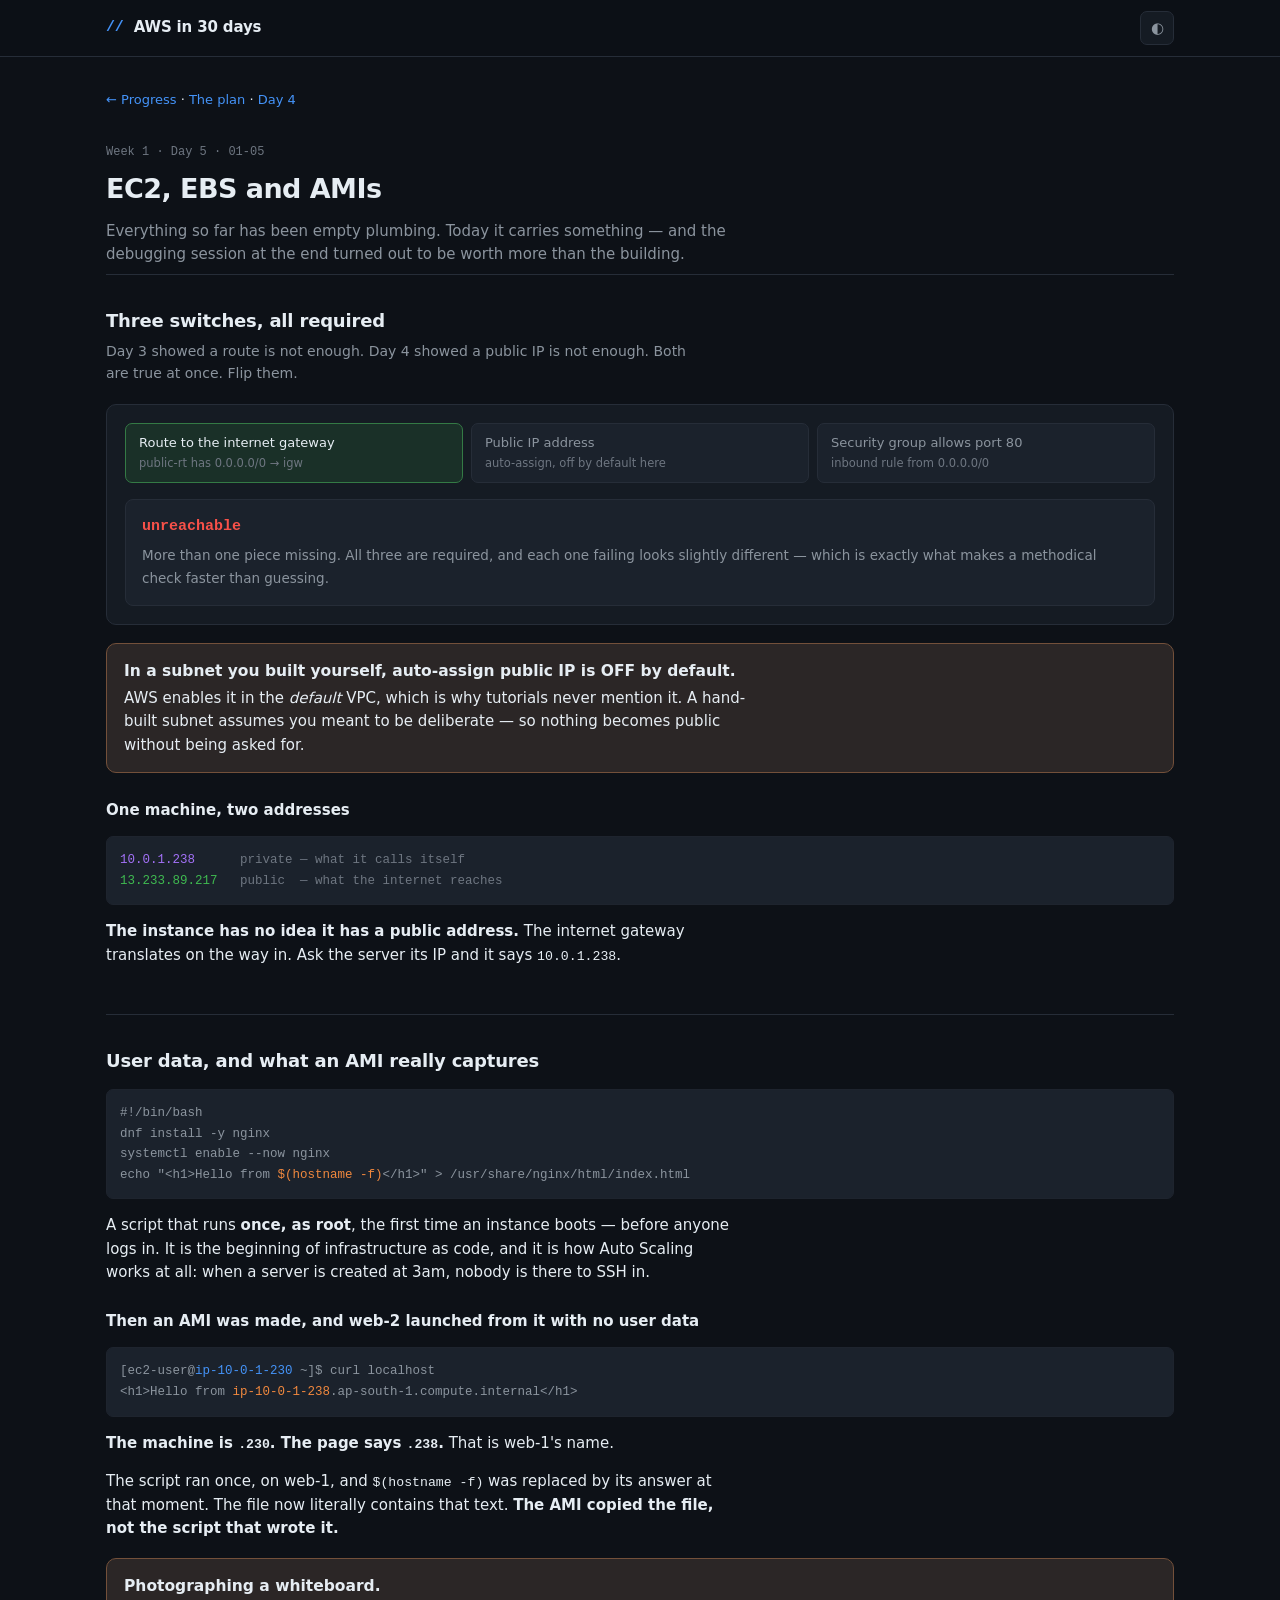
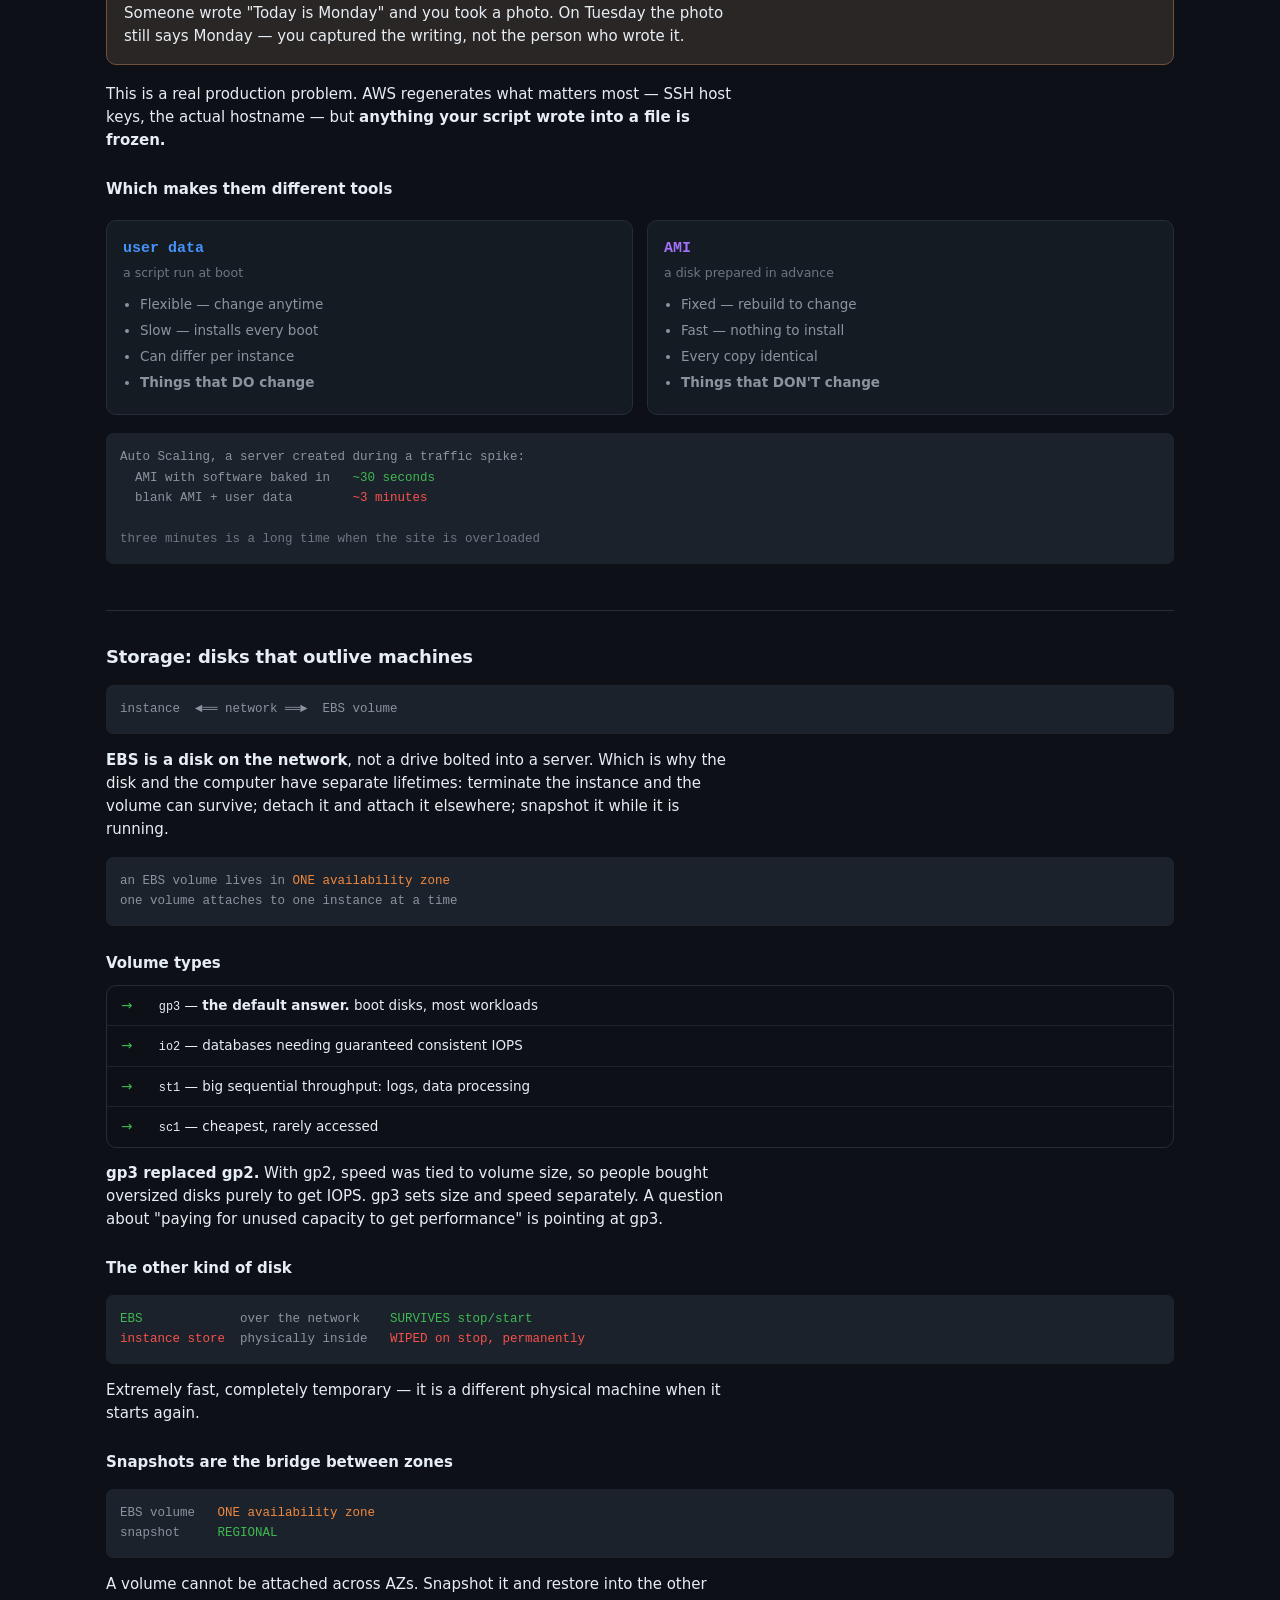
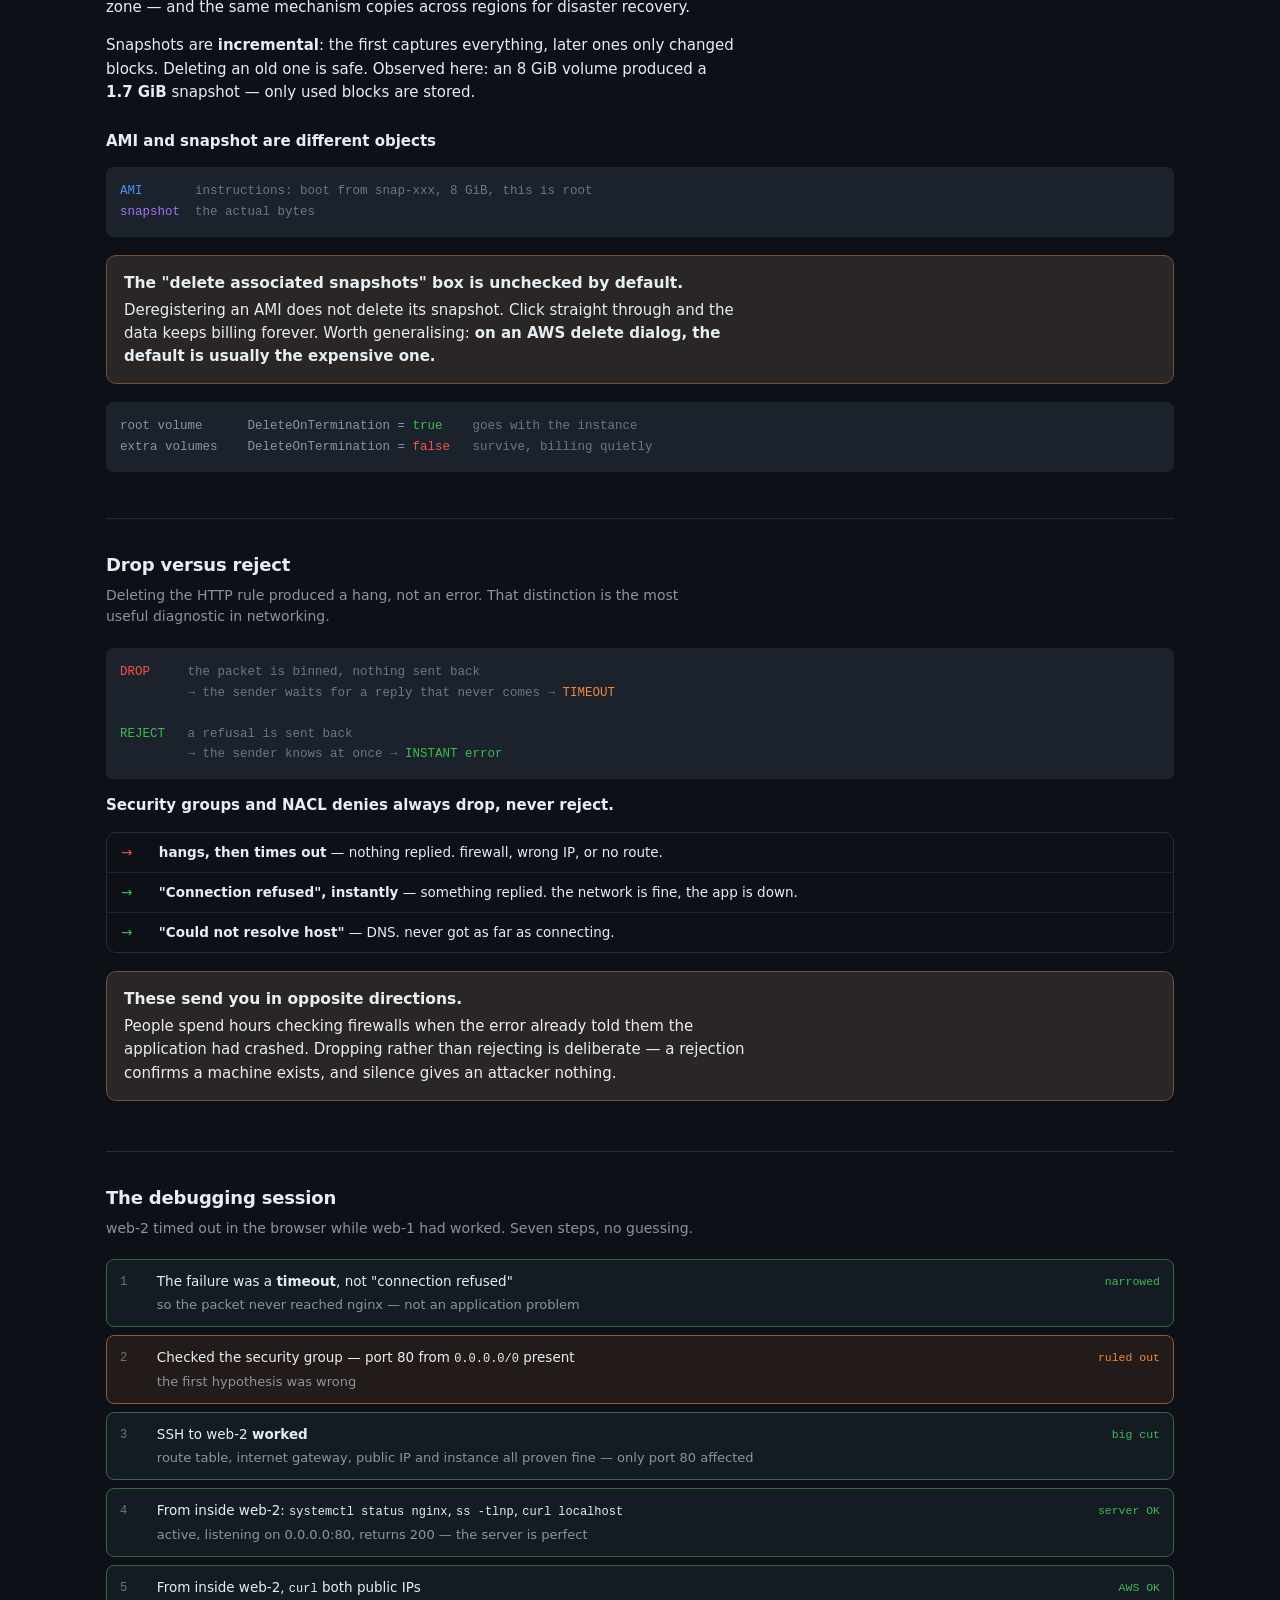
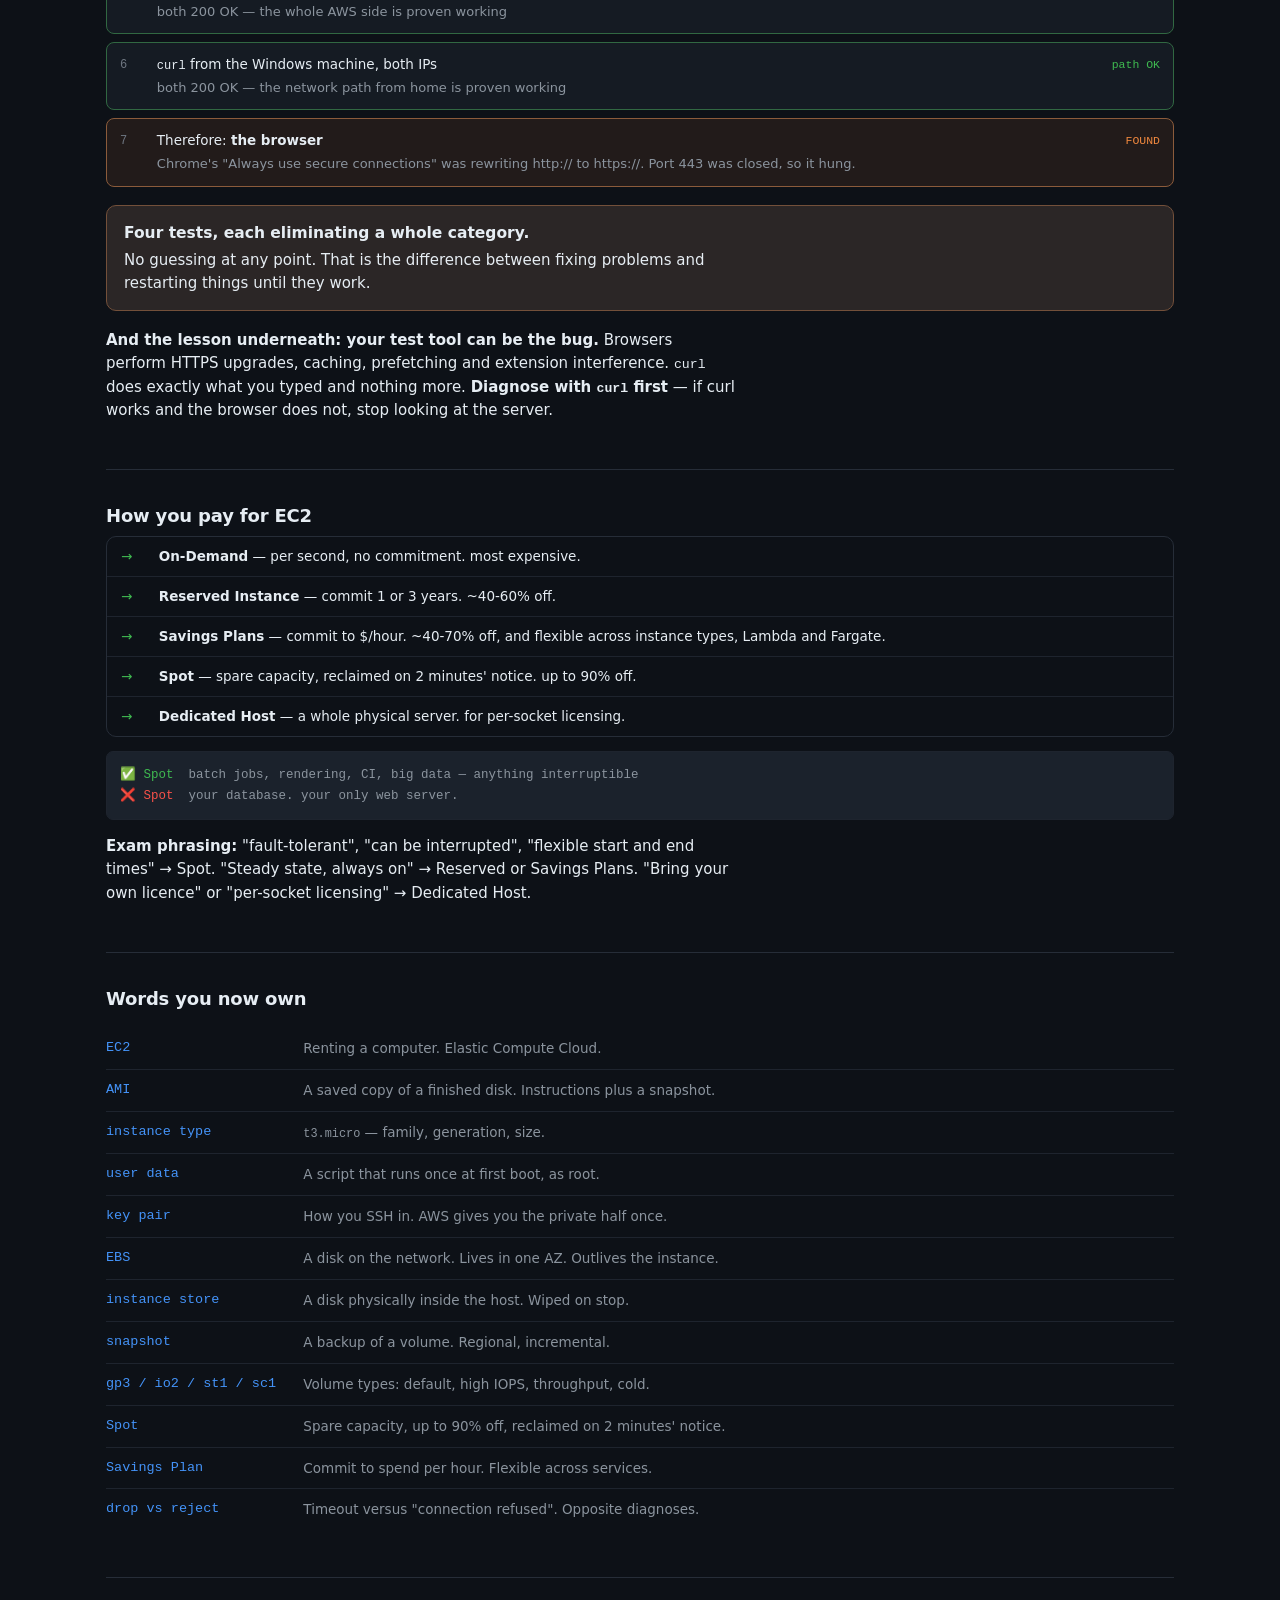
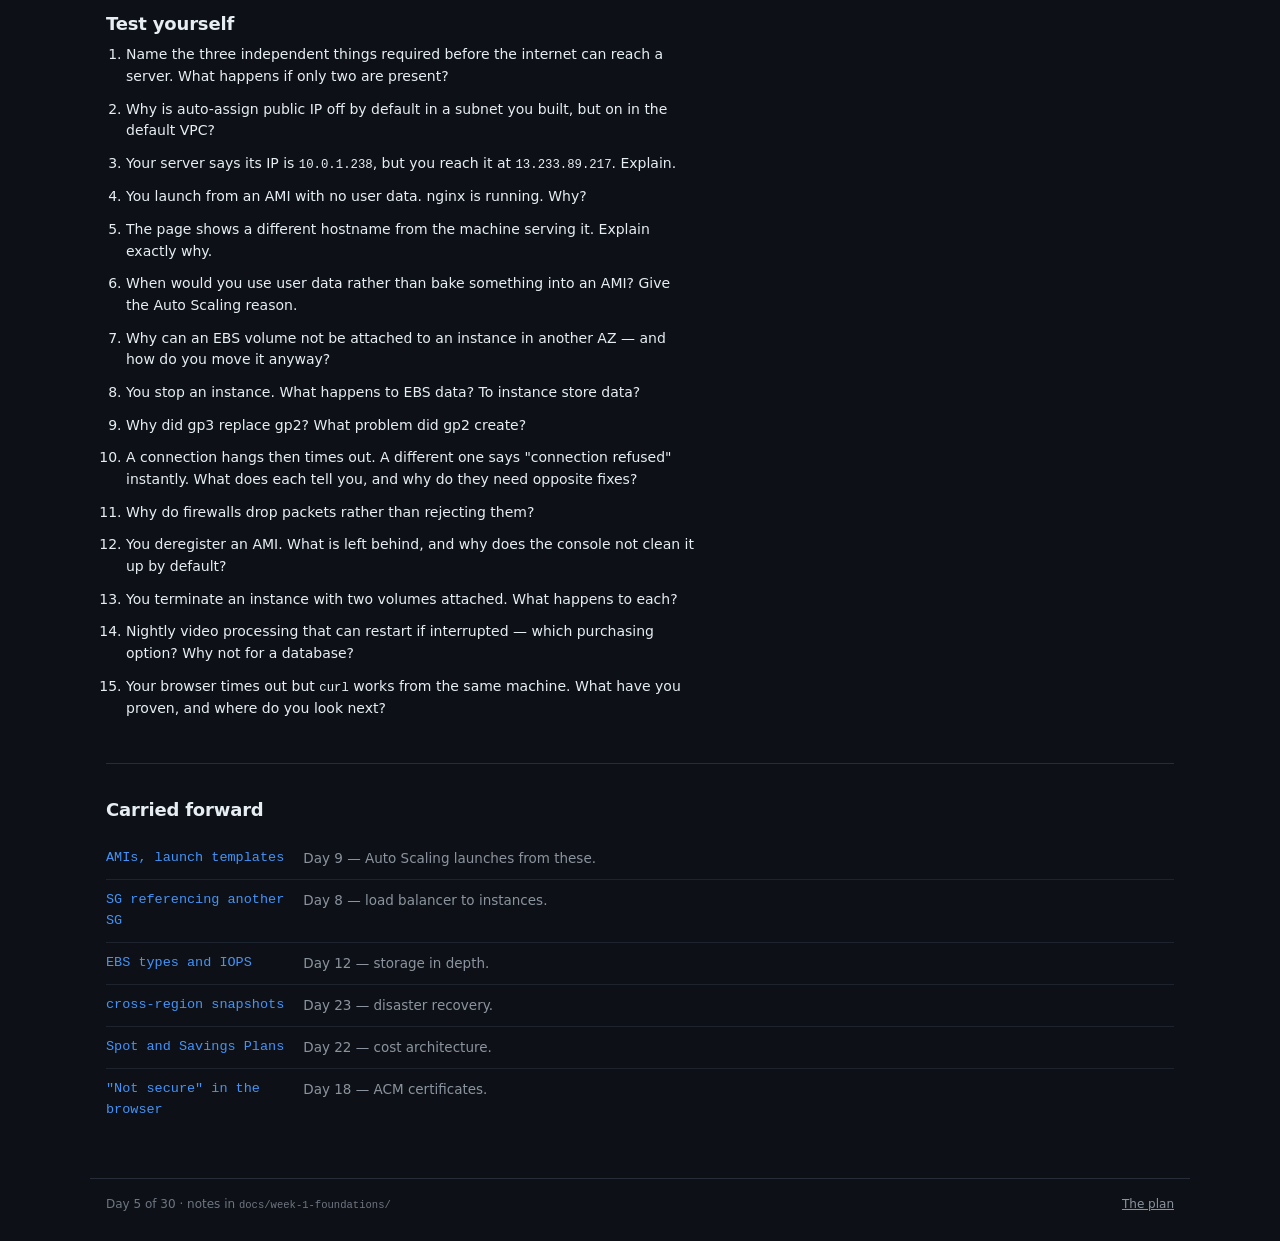
<file: site/day-05.html>
<!doctype html>
<html lang="en" data-theme="dark">
<head>
<meta charset="utf-8">
<meta name="viewport" content="width=device-width, initial-scale=1">
<title>Day 5 · EC2, EBS and AMIs</title>
<link rel="stylesheet" href="assets/site.css">
<style>
  :root {
    --ok:   #3fb950;
    --no:   #f85149;
    --warn: #f0883e;
    --cool: #a371f7;
    --blue: #4493f8;
  }
  :root[data-theme="light"] {
    --ok:   #1a7f37;
    --no:   #cf222e;
    --warn: #bc4c00;
    --cool: #8250df;
    --blue: #0969da;
  }

  .crumb { padding: 20px 0 0; font-size: 13px; }
  .crumb a { color: var(--accent); text-decoration: none; }
  .crumb a:hover { text-decoration: underline; }

  .lede { padding: 20px 0 8px; max-width: 66ch; }
  .lede .eyebrow { font-family: var(--mono); font-size: 12px; color: var(--ink-faint); margin: 0 0 6px; }
  .lede h1 { margin: 0 0 10px; font-size: 27px; letter-spacing: -.02em; }
  .lede p { margin: 0; color: var(--ink-dim); }

  section { padding: 32px 0; border-top: 1px solid var(--line); }
  section > h2 { margin: 0 0 6px; font-size: 18px; letter-spacing: -.01em; }
  section > .sub { margin: 0 0 20px; color: var(--ink-dim); font-size: 14px; max-width: 66ch; }
  h3.minor { margin: 26px 0 10px; font-size: 15px; }
  p { max-width: 66ch; }

  pre.box {
    font-family: var(--mono); font-size: 12.5px; line-height: 1.65;
    background: var(--panel-2); border: 1px solid var(--line-soft);
    border-radius: 7px; padding: 13px; margin: 14px 0;
    overflow-x: auto; color: var(--ink-dim);
  }
  pre.box .dim { color: var(--ink-faint); }
  pre.box .g { color: var(--ok); }
  pre.box .r { color: var(--no); }
  pre.box .w { color: var(--warn); }
  pre.box .c { color: var(--cool); }
  pre.box .b { color: var(--blue); }

  /* three switches */
  .sw { background: var(--panel); border: 1px solid var(--line); border-radius: var(--radius); padding: 18px; }
  .swrow { display: flex; gap: 8px; flex-wrap: wrap; margin-bottom: 16px; }
  .tgl {
    font: inherit; font-size: 13px; padding: 9px 13px; cursor: pointer; text-align: left;
    background: var(--panel-2); color: var(--ink-dim);
    border: 1px solid var(--line); border-radius: 7px; flex: 1 1 170px;
  }
  .tgl[aria-pressed="true"] { color: var(--ink); border-color: color-mix(in srgb, var(--ok) 55%, var(--line)); background: color-mix(in srgb, var(--ok) 13%, transparent); }
  .tgl:focus-visible { outline: 2px solid var(--accent); outline-offset: 1px; }
  .tgl small { display: block; font-size: 11.5px; color: var(--ink-faint); margin-top: 2px; }
  .verdict3 { border-radius: 8px; padding: 15px 16px; border: 1px solid var(--line); background: var(--panel-2); }
  .verdict3 b { display: block; font-family: var(--mono); font-size: 15px; margin-bottom: 5px; }
  .verdict3 span { font-size: 13.5px; color: var(--ink-dim); }
  .verdict3.ok b { color: var(--ok); }
  .verdict3.no b { color: var(--no); }

  /* diagnosis ladder */
  .ladder { display: grid; gap: 8px; }
  .lstep { display: grid; grid-template-columns: 2.5ch 1fr auto; gap: 13px; align-items: start;
           padding: 11px 13px; border: 1px solid var(--line); border-radius: 8px; background: var(--panel); }
  .lstep .n { font-family: var(--mono); font-size: 12px; color: var(--ink-faint); padding-top: 2px; }
  .lstep .what { font-size: 13.5px; }
  .lstep .what code { font-size: 12px; }
  .lstep .what em { display: block; color: var(--ink-dim); font-style: normal; margin-top: 3px; font-size: 13px; }
  .lstep .res { font-family: var(--mono); font-size: 11.5px; white-space: nowrap; padding-top: 2px; }
  .lstep.pass { border-color: color-mix(in srgb, var(--ok) 42%, var(--line)); }
  .lstep.pass .res { color: var(--ok); }
  .lstep.found { border-color: color-mix(in srgb, var(--warn) 50%, var(--line)); background: color-mix(in srgb, var(--warn) 9%, transparent); }
  .lstep.found .res { color: var(--warn); }

  .vs { display: grid; grid-template-columns: repeat(auto-fit, minmax(265px, 1fr)); gap: 14px; margin: 18px 0; }
  .card { background: var(--panel); border: 1px solid var(--line); border-radius: var(--radius); padding: 16px; }
  .card h4 { margin: 0 0 3px; font-size: 15px; font-family: var(--mono); }
  .card .when { margin: 0 0 12px; font-size: 12.5px; color: var(--ink-faint); }
  .card ul { margin: 0; padding-left: 17px; font-size: 13.5px; color: var(--ink-dim); }
  .card li { margin-bottom: 5px; }
  .card.a h4 { color: var(--blue); }
  .card.b h4 { color: var(--cool); }

  .callout {
    margin: 18px 0; padding: 15px 17px; border-radius: var(--radius);
    background: color-mix(in srgb, var(--warn) 10%, var(--panel));
    border: 1px solid color-mix(in srgb, var(--warn) 38%, var(--line));
  }
  .callout p { margin: 0; }
  .callout .big { font-size: 15.5px; font-weight: 600; margin-bottom: 4px; }

  .done { border: 1px solid var(--line); border-radius: var(--radius); overflow: hidden; }
  .drow { display: grid; grid-template-columns: 3ch 1fr; gap: 12px; padding: 9px 14px; font-size: 13.5px; border-bottom: 1px solid var(--line-soft); }
  .drow:last-child { border-bottom: 0; }
  .drow span:first-child { color: var(--ok); }
  .drow.x span:first-child { color: var(--no); }

  .vocab { display: grid; }
  .vrow { display: grid; grid-template-columns: 19ch 1fr; gap: 16px; padding: 10px 0; border-bottom: 1px solid var(--line-soft); }
  .vrow:last-child { border-bottom: 0; }
  .vrow dt { font-size: 13.5px; color: var(--accent); font-family: var(--mono); }
  .vrow dd { margin: 0; font-size: 13.5px; color: var(--ink-dim); }

  ol.qs { margin: 0; padding-left: 20px; }
  ol.qs li { margin-bottom: 11px; font-size: 14px; max-width: 64ch; }

  .foot { display: flex; justify-content: space-between; gap: 16px; flex-wrap: wrap;
    border-top: 1px solid var(--line); padding-top: 16px; padding-bottom: 34px;
    font-size: 12px; color: var(--ink-faint); }

  @media (max-width: 620px) {
    .vrow { grid-template-columns: 1fr; gap: 2px; }
    .lstep { grid-template-columns: 1fr; gap: 4px; }
  }
  @media (prefers-reduced-motion: reduce) { * { transition: none !important; } }
</style>
</head>
<body>

<header class="topbar">
  <div class="wrap topbar-inner">
    <div class="brand"><span class="brand-mark">//</span><span>AWS in 30 days</span></div>
    <div class="topbar-tools"><button id="theme" type="button" title="Toggle theme">◐</button></div>
  </div>
</header>

<main class="wrap">

  <p class="crumb"><a href="index.html">← Progress</a> · <a href="plan.html">The plan</a> · <a href="day-04.html">Day 4</a></p>

  <div class="lede">
    <p class="eyebrow">Week 1 · Day 5 · 01-05</p>
    <h1>EC2, EBS and AMIs</h1>
    <p>Everything so far has been empty plumbing. Today it carries something
    — and the debugging session at the end turned out to be worth more than
    the building.</p>
  </div>

  <section>
    <h2>Three switches, all required</h2>
    <p class="sub">Day 3 showed a route is not enough. Day 4 showed a public
    IP is not enough. Both are true at once. Flip them.</p>

    <div class="sw">
      <div class="swrow" id="swrow"></div>
      <div class="verdict3" id="verdict3"></div>
    </div>

    <div class="callout">
      <p class="big">In a subnet you built yourself, auto-assign public IP is OFF by default.</p>
      <p>AWS enables it in the <em>default</em> VPC, which is why tutorials
      never mention it. A hand-built subnet assumes you meant to be
      deliberate — so nothing becomes public without being asked for.</p>
    </div>

    <h3 class="minor">One machine, two addresses</h3>
    <pre class="box"><span class="c">10.0.1.238</span>      <span class="dim">private — what it calls itself</span>
<span class="g">13.233.89.217</span>   <span class="dim">public  — what the internet reaches</span></pre>
    <p><strong>The instance has no idea it has a public address.</strong> The
    internet gateway translates on the way in. Ask the server its IP and it
    says <code>10.0.1.238</code>.</p>
  </section>

  <section>
    <h2>User data, and what an AMI really captures</h2>

    <pre class="box">#!/bin/bash
dnf install -y nginx
systemctl enable --now nginx
echo "&lt;h1&gt;Hello from <span class="w">$(hostname -f)</span>&lt;/h1&gt;" &gt; /usr/share/nginx/html/index.html</pre>

    <p>A script that runs <strong>once, as root</strong>, the first time an
    instance boots — before anyone logs in. It is the beginning of
    infrastructure as code, and it is how Auto Scaling works at all: when a
    server is created at 3am, nobody is there to SSH in.</p>

    <h3 class="minor">Then an AMI was made, and web-2 launched from it with no user data</h3>

    <pre class="box">[ec2-user@<span class="b">ip-10-0-1-230</span> ~]$ curl localhost
&lt;h1&gt;Hello from <span class="w">ip-10-0-1-238</span>.ap-south-1.compute.internal&lt;/h1&gt;</pre>

    <p><strong>The machine is <code>.230</code>. The page says
    <code>.238</code>.</strong> That is web-1's name.</p>

    <p>The script ran once, on web-1, and <code>$(hostname -f)</code> was
    replaced by its answer at that moment. The file now literally contains
    that text. <strong>The AMI copied the file, not the script that wrote
    it.</strong></p>

    <div class="callout">
      <p class="big">Photographing a whiteboard.</p>
      <p>Someone wrote "Today is Monday" and you took a photo. On Tuesday the
      photo still says Monday — you captured the writing, not the person who
      wrote it.</p>
    </div>

    <p>This is a real production problem. AWS regenerates what matters most
    — SSH host keys, the actual hostname — but <strong>anything your script
    wrote into a file is frozen.</strong></p>

    <h3 class="minor">Which makes them different tools</h3>
    <div class="vs">
      <div class="card a">
        <h4>user data</h4>
        <p class="when">a script run at boot</p>
        <ul>
          <li>Flexible — change anytime</li>
          <li>Slow — installs every boot</li>
          <li>Can differ per instance</li>
          <li><strong>Things that DO change</strong></li>
        </ul>
      </div>
      <div class="card b">
        <h4>AMI</h4>
        <p class="when">a disk prepared in advance</p>
        <ul>
          <li>Fixed — rebuild to change</li>
          <li>Fast — nothing to install</li>
          <li>Every copy identical</li>
          <li><strong>Things that DON'T change</strong></li>
        </ul>
      </div>
    </div>
    <pre class="box">Auto Scaling, a server created during a traffic spike:
  AMI with software baked in   <span class="g">~30 seconds</span>
  blank AMI + user data        <span class="r">~3 minutes</span>

<span class="dim">three minutes is a long time when the site is overloaded</span></pre>
  </section>

  <section>
    <h2>Storage: disks that outlive machines</h2>

    <pre class="box">instance  ◄══ network ══►  EBS volume</pre>

    <p><strong>EBS is a disk on the network</strong>, not a drive bolted into
    a server. Which is why the disk and the computer have separate
    lifetimes: terminate the instance and the volume can survive; detach it
    and attach it elsewhere; snapshot it while it is running.</p>

    <pre class="box">an EBS volume lives in <span class="w">ONE availability zone</span>
one volume attaches to one instance at a time</pre>

    <h3 class="minor">Volume types</h3>
    <div class="done">
      <div class="drow"><span>→</span><span><code>gp3</code> — <strong>the default answer.</strong> boot disks, most workloads</span></div>
      <div class="drow"><span>→</span><span><code>io2</code> — databases needing guaranteed consistent IOPS</span></div>
      <div class="drow"><span>→</span><span><code>st1</code> — big sequential throughput: logs, data processing</span></div>
      <div class="drow"><span>→</span><span><code>sc1</code> — cheapest, rarely accessed</span></div>
    </div>
    <p style="margin-top:14px"><strong>gp3 replaced gp2.</strong> With gp2,
    speed was tied to volume size, so people bought oversized disks purely to
    get IOPS. gp3 sets size and speed separately. A question about "paying
    for unused capacity to get performance" is pointing at gp3.</p>

    <h3 class="minor">The other kind of disk</h3>
    <pre class="box"><span class="g">EBS</span>             over the network    <span class="g">SURVIVES stop/start</span>
<span class="r">instance store</span>  physically inside   <span class="r">WIPED on stop, permanently</span></pre>
    <p>Extremely fast, completely temporary — it is a different physical
    machine when it starts again.</p>

    <h3 class="minor">Snapshots are the bridge between zones</h3>
    <pre class="box">EBS volume   <span class="w">ONE availability zone</span>
snapshot     <span class="g">REGIONAL</span></pre>
    <p>A volume cannot be attached across AZs. Snapshot it and restore into
    the other zone — and the same mechanism copies across regions for
    disaster recovery.</p>
    <p>Snapshots are <strong>incremental</strong>: the first captures
    everything, later ones only changed blocks. Deleting an old one is safe.
    Observed here: an 8 GiB volume produced a <strong>1.7 GiB</strong>
    snapshot — only used blocks are stored.</p>

    <h3 class="minor">AMI and snapshot are different objects</h3>
    <pre class="box"><span class="b">AMI</span>       <span class="dim">instructions: boot from snap-xxx, 8 GiB, this is root</span>
<span class="c">snapshot</span>  <span class="dim">the actual bytes</span></pre>
    <div class="callout">
      <p class="big">The "delete associated snapshots" box is unchecked by default.</p>
      <p>Deregistering an AMI does not delete its snapshot. Click straight
      through and the data keeps billing forever. Worth generalising:
      <strong>on an AWS delete dialog, the default is usually the expensive
      one.</strong></p>
    </div>
    <pre class="box">root volume      DeleteOnTermination = <span class="g">true</span>    <span class="dim">goes with the instance</span>
extra volumes    DeleteOnTermination = <span class="r">false</span>   <span class="dim">survive, billing quietly</span></pre>
  </section>

  <section>
    <h2>Drop versus reject</h2>
    <p class="sub">Deleting the HTTP rule produced a hang, not an error. That
    distinction is the most useful diagnostic in networking.</p>

    <pre class="box"><span class="r">DROP</span>     <span class="dim">the packet is binned, nothing sent back</span>
         <span class="dim">→ the sender waits for a reply that never comes → </span><span class="w">TIMEOUT</span>

<span class="g">REJECT</span>   <span class="dim">a refusal is sent back</span>
         <span class="dim">→ the sender knows at once → </span><span class="g">INSTANT error</span></pre>

    <p><strong>Security groups and NACL denies always drop, never
    reject.</strong></p>

    <div class="done">
      <div class="drow x"><span>→</span><span><strong>hangs, then times out</strong> — nothing replied. firewall, wrong IP, or no route.</span></div>
      <div class="drow"><span>→</span><span><strong>"Connection refused", instantly</strong> — something replied. the network is fine, the app is down.</span></div>
      <div class="drow"><span>→</span><span><strong>"Could not resolve host"</strong> — DNS. never got as far as connecting.</span></div>
    </div>

    <div class="callout">
      <p class="big">These send you in opposite directions.</p>
      <p>People spend hours checking firewalls when the error already told
      them the application had crashed. Dropping rather than rejecting is
      deliberate — a rejection confirms a machine exists, and silence gives
      an attacker nothing.</p>
    </div>
  </section>

  <section>
    <h2>The debugging session</h2>
    <p class="sub">web-2 timed out in the browser while web-1 had worked.
    Seven steps, no guessing.</p>

    <div class="ladder">
      <div class="lstep pass">
        <span class="n">1</span>
        <span class="what">The failure was a <strong>timeout</strong>, not "connection refused"
          <em>so the packet never reached nginx — not an application problem</em></span>
        <span class="res">narrowed</span>
      </div>
      <div class="lstep found">
        <span class="n">2</span>
        <span class="what">Checked the security group — port 80 from <code>0.0.0.0/0</code> present
          <em>the first hypothesis was wrong</em></span>
        <span class="res">ruled out</span>
      </div>
      <div class="lstep pass">
        <span class="n">3</span>
        <span class="what">SSH to web-2 <strong>worked</strong>
          <em>route table, internet gateway, public IP and instance all proven fine — only port 80 affected</em></span>
        <span class="res">big cut</span>
      </div>
      <div class="lstep pass">
        <span class="n">4</span>
        <span class="what">From inside web-2: <code>systemctl status nginx</code>, <code>ss -tlnp</code>, <code>curl localhost</code>
          <em>active, listening on 0.0.0.0:80, returns 200 — the server is perfect</em></span>
        <span class="res">server OK</span>
      </div>
      <div class="lstep pass">
        <span class="n">5</span>
        <span class="what">From inside web-2, <code>curl</code> both public IPs
          <em>both 200 OK — the whole AWS side is proven working</em></span>
        <span class="res">AWS OK</span>
      </div>
      <div class="lstep pass">
        <span class="n">6</span>
        <span class="what"><code>curl</code> from the Windows machine, both IPs
          <em>both 200 OK — the network path from home is proven working</em></span>
        <span class="res">path OK</span>
      </div>
      <div class="lstep found">
        <span class="n">7</span>
        <span class="what">Therefore: <strong>the browser</strong>
          <em>Chrome's "Always use secure connections" was rewriting http:// to https://. Port 443 was closed, so it hung.</em></span>
        <span class="res">FOUND</span>
      </div>
    </div>

    <div class="callout">
      <p class="big">Four tests, each eliminating a whole category.</p>
      <p>No guessing at any point. That is the difference between fixing
      problems and restarting things until they work.</p>
    </div>

    <p><strong>And the lesson underneath: your test tool can be the
    bug.</strong> Browsers perform HTTPS upgrades, caching, prefetching and
    extension interference. <code>curl</code> does exactly what you typed and
    nothing more. <strong>Diagnose with <code>curl</code> first</strong> — if
    curl works and the browser does not, stop looking at the server.</p>
  </section>

  <section>
    <h2>How you pay for EC2</h2>
    <div class="done">
      <div class="drow"><span>→</span><span><strong>On-Demand</strong> — per second, no commitment. most expensive.</span></div>
      <div class="drow"><span>→</span><span><strong>Reserved Instance</strong> — commit 1 or 3 years. ~40-60% off.</span></div>
      <div class="drow"><span>→</span><span><strong>Savings Plans</strong> — commit to $/hour. ~40-70% off, and flexible across instance types, Lambda and Fargate.</span></div>
      <div class="drow"><span>→</span><span><strong>Spot</strong> — spare capacity, reclaimed on 2 minutes' notice. up to 90% off.</span></div>
      <div class="drow"><span>→</span><span><strong>Dedicated Host</strong> — a whole physical server. for per-socket licensing.</span></div>
    </div>
    <pre class="box"><span class="g">✅ Spot</span>  batch jobs, rendering, CI, big data — anything interruptible
<span class="r">❌ Spot</span>  your database. your only web server.</pre>
    <p><strong>Exam phrasing:</strong> "fault-tolerant", "can be
    interrupted", "flexible start and end times" → Spot. "Steady state,
    always on" → Reserved or Savings Plans. "Bring your own licence" or
    "per-socket licensing" → Dedicated Host.</p>
  </section>

  <section>
    <h2>Words you now own</h2>
    <dl class="vocab">
      <div class="vrow"><dt>EC2</dt><dd>Renting a computer. Elastic Compute Cloud.</dd></div>
      <div class="vrow"><dt>AMI</dt><dd>A saved copy of a finished disk. Instructions plus a snapshot.</dd></div>
      <div class="vrow"><dt>instance type</dt><dd><code>t3.micro</code> — family, generation, size.</dd></div>
      <div class="vrow"><dt>user data</dt><dd>A script that runs once at first boot, as root.</dd></div>
      <div class="vrow"><dt>key pair</dt><dd>How you SSH in. AWS gives you the private half once.</dd></div>
      <div class="vrow"><dt>EBS</dt><dd>A disk on the network. Lives in one AZ. Outlives the instance.</dd></div>
      <div class="vrow"><dt>instance store</dt><dd>A disk physically inside the host. Wiped on stop.</dd></div>
      <div class="vrow"><dt>snapshot</dt><dd>A backup of a volume. Regional, incremental.</dd></div>
      <div class="vrow"><dt>gp3 / io2 / st1 / sc1</dt><dd>Volume types: default, high IOPS, throughput, cold.</dd></div>
      <div class="vrow"><dt>Spot</dt><dd>Spare capacity, up to 90% off, reclaimed on 2 minutes' notice.</dd></div>
      <div class="vrow"><dt>Savings Plan</dt><dd>Commit to spend per hour. Flexible across services.</dd></div>
      <div class="vrow"><dt>drop vs reject</dt><dd>Timeout versus "connection refused". Opposite diagnoses.</dd></div>
    </dl>
  </section>

  <section>
    <h2>Test yourself</h2>
    <ol class="qs">
      <li>Name the three independent things required before the internet can reach a server. What happens if only two are present?</li>
      <li>Why is auto-assign public IP off by default in a subnet you built, but on in the default VPC?</li>
      <li>Your server says its IP is <code>10.0.1.238</code>, but you reach it at <code>13.233.89.217</code>. Explain.</li>
      <li>You launch from an AMI with no user data. nginx is running. Why?</li>
      <li>The page shows a different hostname from the machine serving it. Explain exactly why.</li>
      <li>When would you use user data rather than bake something into an AMI? Give the Auto Scaling reason.</li>
      <li>Why can an EBS volume not be attached to an instance in another AZ — and how do you move it anyway?</li>
      <li>You stop an instance. What happens to EBS data? To instance store data?</li>
      <li>Why did gp3 replace gp2? What problem did gp2 create?</li>
      <li>A connection hangs then times out. A different one says "connection refused" instantly. What does each tell you, and why do they need opposite fixes?</li>
      <li>Why do firewalls drop packets rather than rejecting them?</li>
      <li>You deregister an AMI. What is left behind, and why does the console not clean it up by default?</li>
      <li>You terminate an instance with two volumes attached. What happens to each?</li>
      <li>Nightly video processing that can restart if interrupted — which purchasing option? Why not for a database?</li>
      <li>Your browser times out but <code>curl</code> works from the same machine. What have you proven, and where do you look next?</li>
    </ol>
  </section>

  <section>
    <h2>Carried forward</h2>
    <dl class="vocab">
      <div class="vrow"><dt>AMIs, launch templates</dt><dd>Day 9 — Auto Scaling launches from these.</dd></div>
      <div class="vrow"><dt>SG referencing another SG</dt><dd>Day 8 — load balancer to instances.</dd></div>
      <div class="vrow"><dt>EBS types and IOPS</dt><dd>Day 12 — storage in depth.</dd></div>
      <div class="vrow"><dt>cross-region snapshots</dt><dd>Day 23 — disaster recovery.</dd></div>
      <div class="vrow"><dt>Spot and Savings Plans</dt><dd>Day 22 — cost architecture.</dd></div>
      <div class="vrow"><dt>"Not secure" in the browser</dt><dd>Day 18 — ACM certificates.</dd></div>
    </dl>
  </section>

</main>

<footer class="wrap foot">
  <span>Day 5 of 30 · notes in <code>docs/week-1-foundations/</code></span>
  <span class="muted"><a href="plan.html" style="color:inherit">The plan</a></span>
</footer>

<script>
(function () {
  "use strict";

  var THEME = "netcurriculum.theme";
  try {
    var saved = localStorage.getItem(THEME);
    if (saved) document.documentElement.dataset.theme = saved;
  } catch (e) { /* storage may be blocked; the page still works */ }
  document.getElementById("theme").addEventListener("click", function () {
    var next = document.documentElement.dataset.theme === "dark" ? "light" : "dark";
    document.documentElement.dataset.theme = next;
    try { localStorage.setItem(THEME, next); } catch (e) { /* ignore */ }
  });

  function el(tag, cls, text) {
    var n = document.createElement(tag);
    if (cls) n.className = cls;
    if (text != null) n.textContent = text;
    return n;
  }

  /* ---------- three switches ----------
     All three are required and each fails differently, which is the point:
     two out of three still gives you nothing, with no error anywhere. */
  var state = { route: true, ip: false, sg: false };
  var swrow = document.getElementById("swrow");
  var verdict3 = document.getElementById("verdict3");

  var SWITCHES = [
    { key: "route", label: "Route to the internet gateway", hint: "public-rt has 0.0.0.0/0 → igw" },
    { key: "ip",    label: "Public IP address",             hint: "auto-assign, off by default here" },
    { key: "sg",    label: "Security group allows port 80", hint: "inbound rule from 0.0.0.0/0" }
  ];

  var btns = {};
  SWITCHES.forEach(function (s) {
    var b = el("button", "tgl");
    b.type = "button";
    b.appendChild(document.createTextNode(s.label));
    b.appendChild(el("small", null, s.hint));
    b.addEventListener("click", function () { state[s.key] = !state[s.key]; draw(); });
    swrow.appendChild(b);
    btns[s.key] = b;
  });

  function draw() {
    SWITCHES.forEach(function (s) {
      btns[s.key].setAttribute("aria-pressed", state[s.key] ? "true" : "false");
    });

    var head, body, cls;
    if (state.route && state.ip && state.sg) {
      cls = "ok";
      head = "200 OK";
      body = "All three. The page loads. Note that none of them is sufficient on its own — this is the only combination that works.";
    } else if (!state.ip && state.route && state.sg) {
      cls = "no";
      head = "unreachable — no address to aim at";
      body = "The route is correct and the security group is perfect. The machine simply has no address the internet can write on an envelope. Nothing errors anywhere; it is just invisible. This is the one people miss, because AWS turns it on automatically in the default VPC.";
    } else if (!state.route && state.ip && state.sg) {
      cls = "no";
      head = "unreachable — no road";
      body = "A public address on a subnet with no path out. A street address on a house with no road to it: the postman knows where you live and still cannot get there.";
    } else if (!state.sg && state.route && state.ip) {
      cls = "no";
      head = "TIMEOUT";
      body = "The packet arrives and the security group drops it silently — no refusal is sent back, so your browser waits for a reply that never comes. A hang, not an error. That distinction is how you tell a firewall problem from a crashed application.";
    } else {
      cls = "no";
      head = "unreachable";
      body = "More than one piece missing. All three are required, and each one failing looks slightly different — which is exactly what makes a methodical check faster than guessing.";
    }

    verdict3.className = "verdict3 " + cls;
    verdict3.innerHTML = "";
    verdict3.appendChild(el("b", null, head));
    verdict3.appendChild(el("span", null, body));
  }
  draw();
})();
</script>
</body>
</html>
</file>
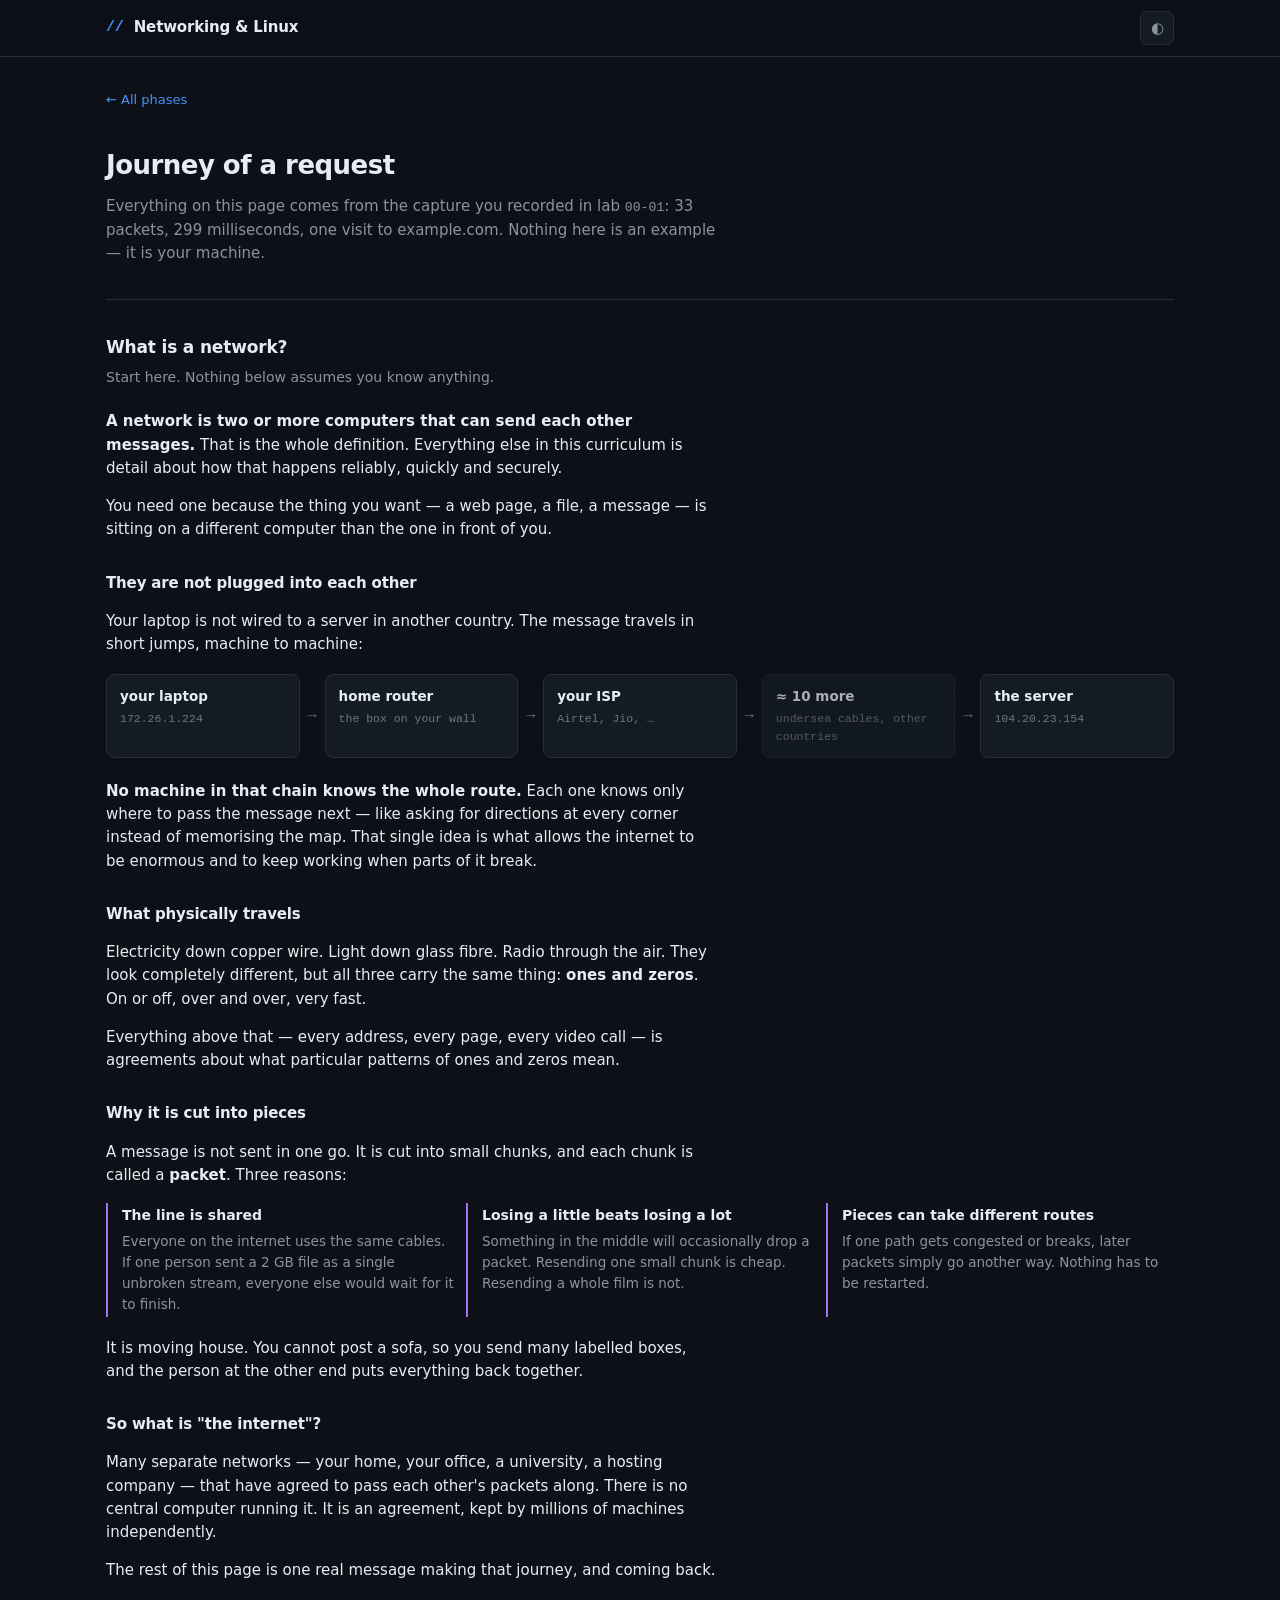
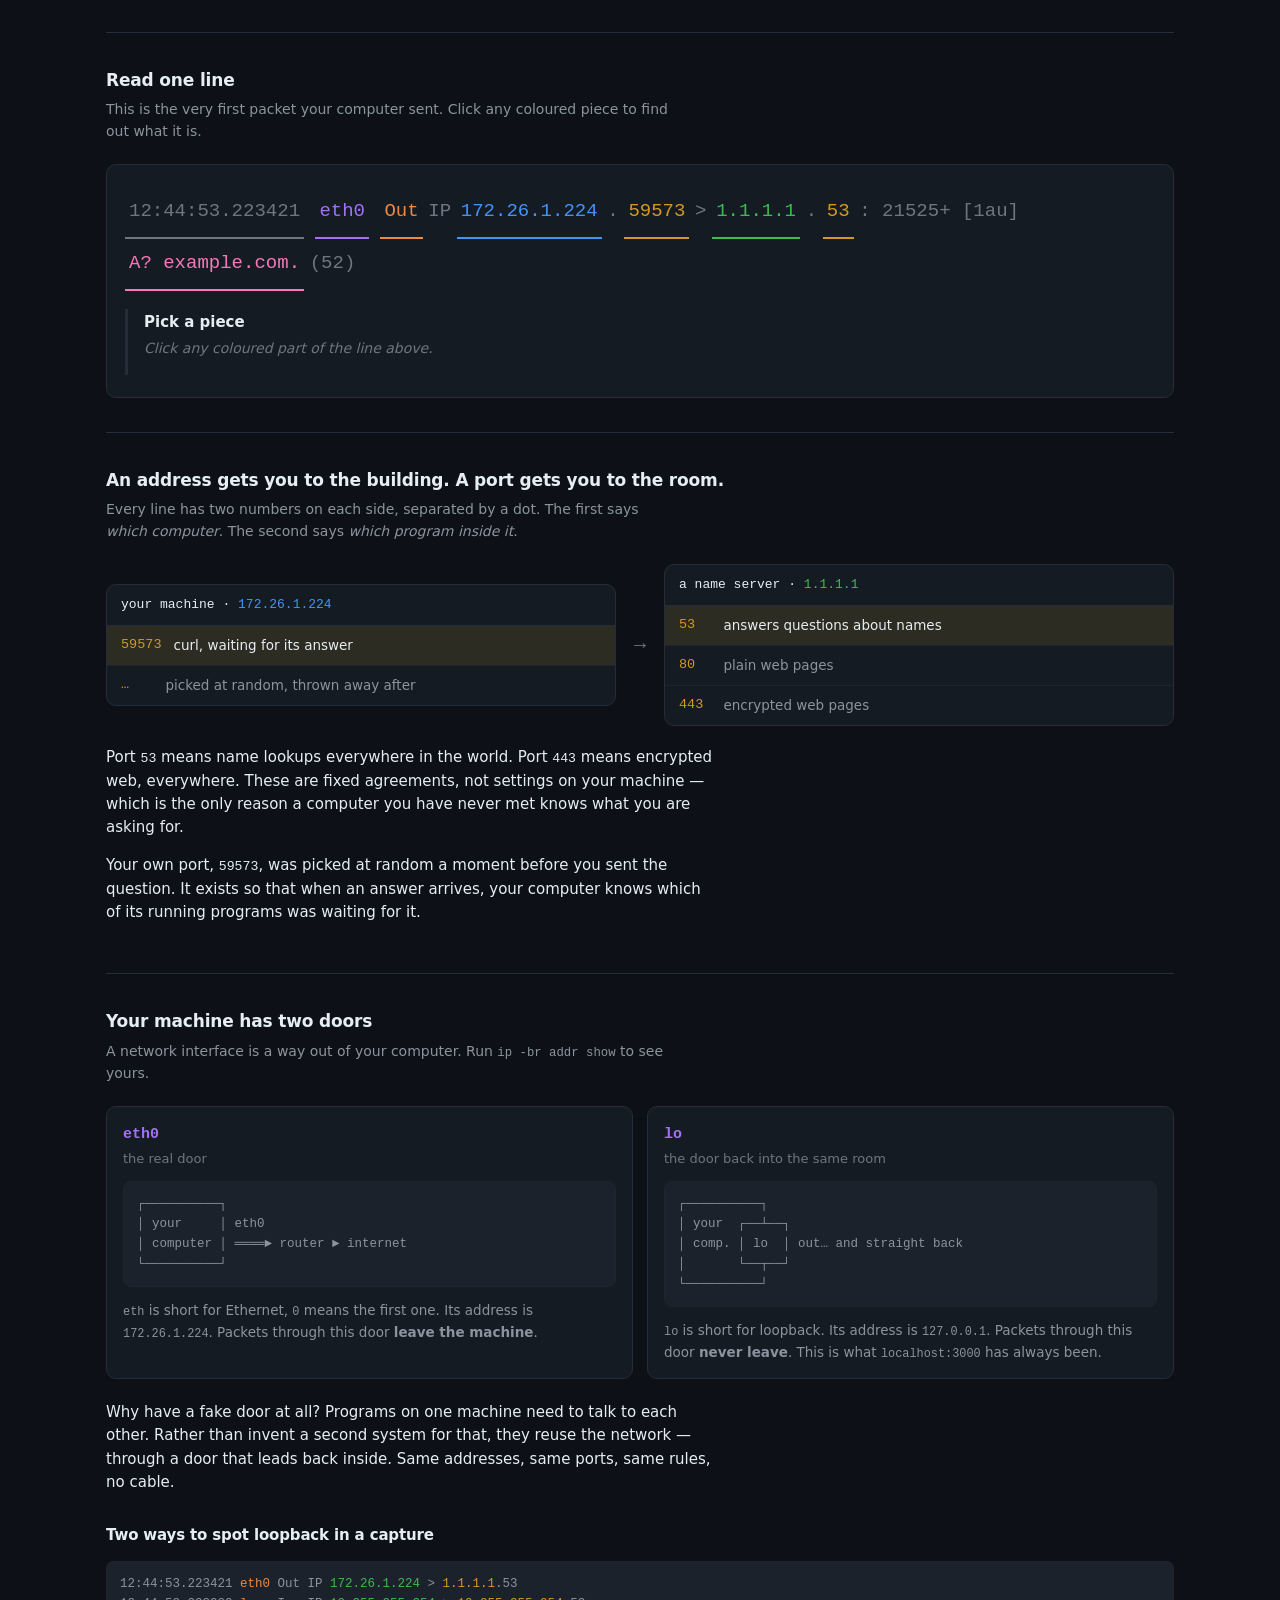
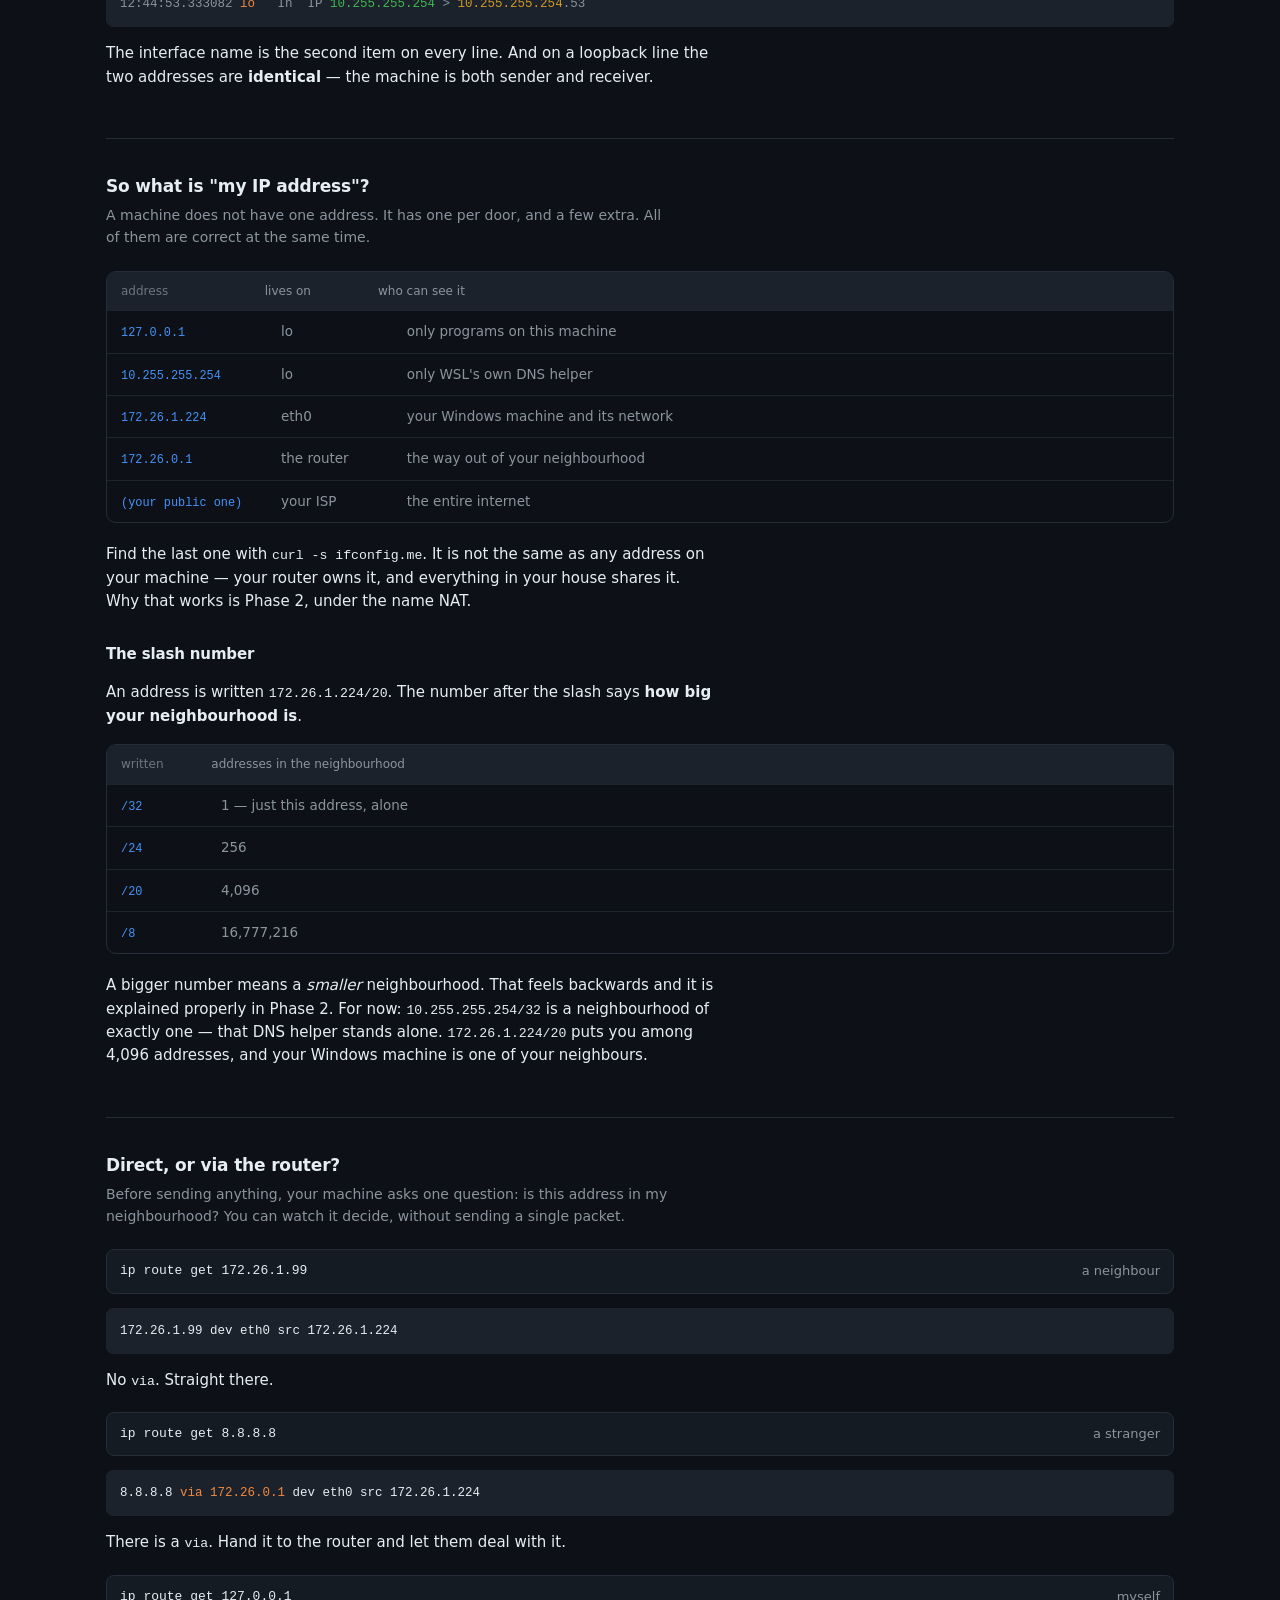
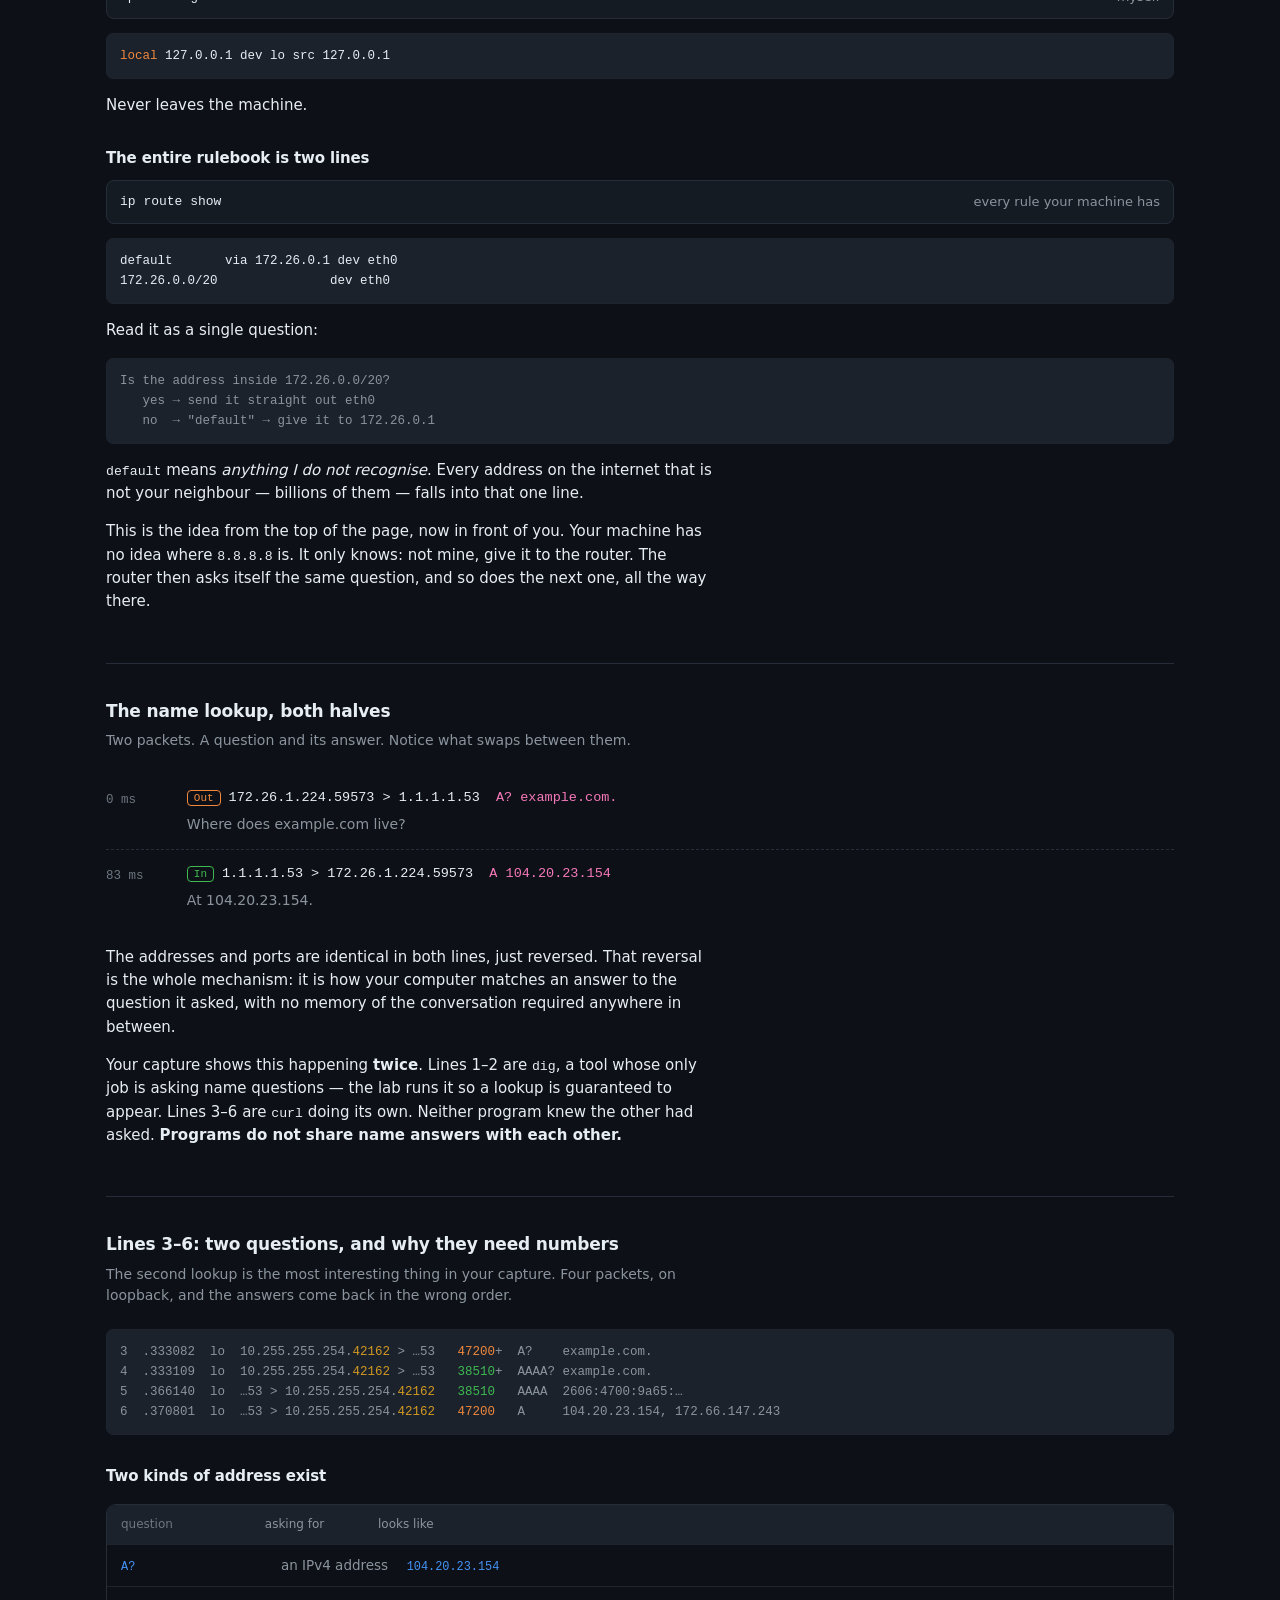
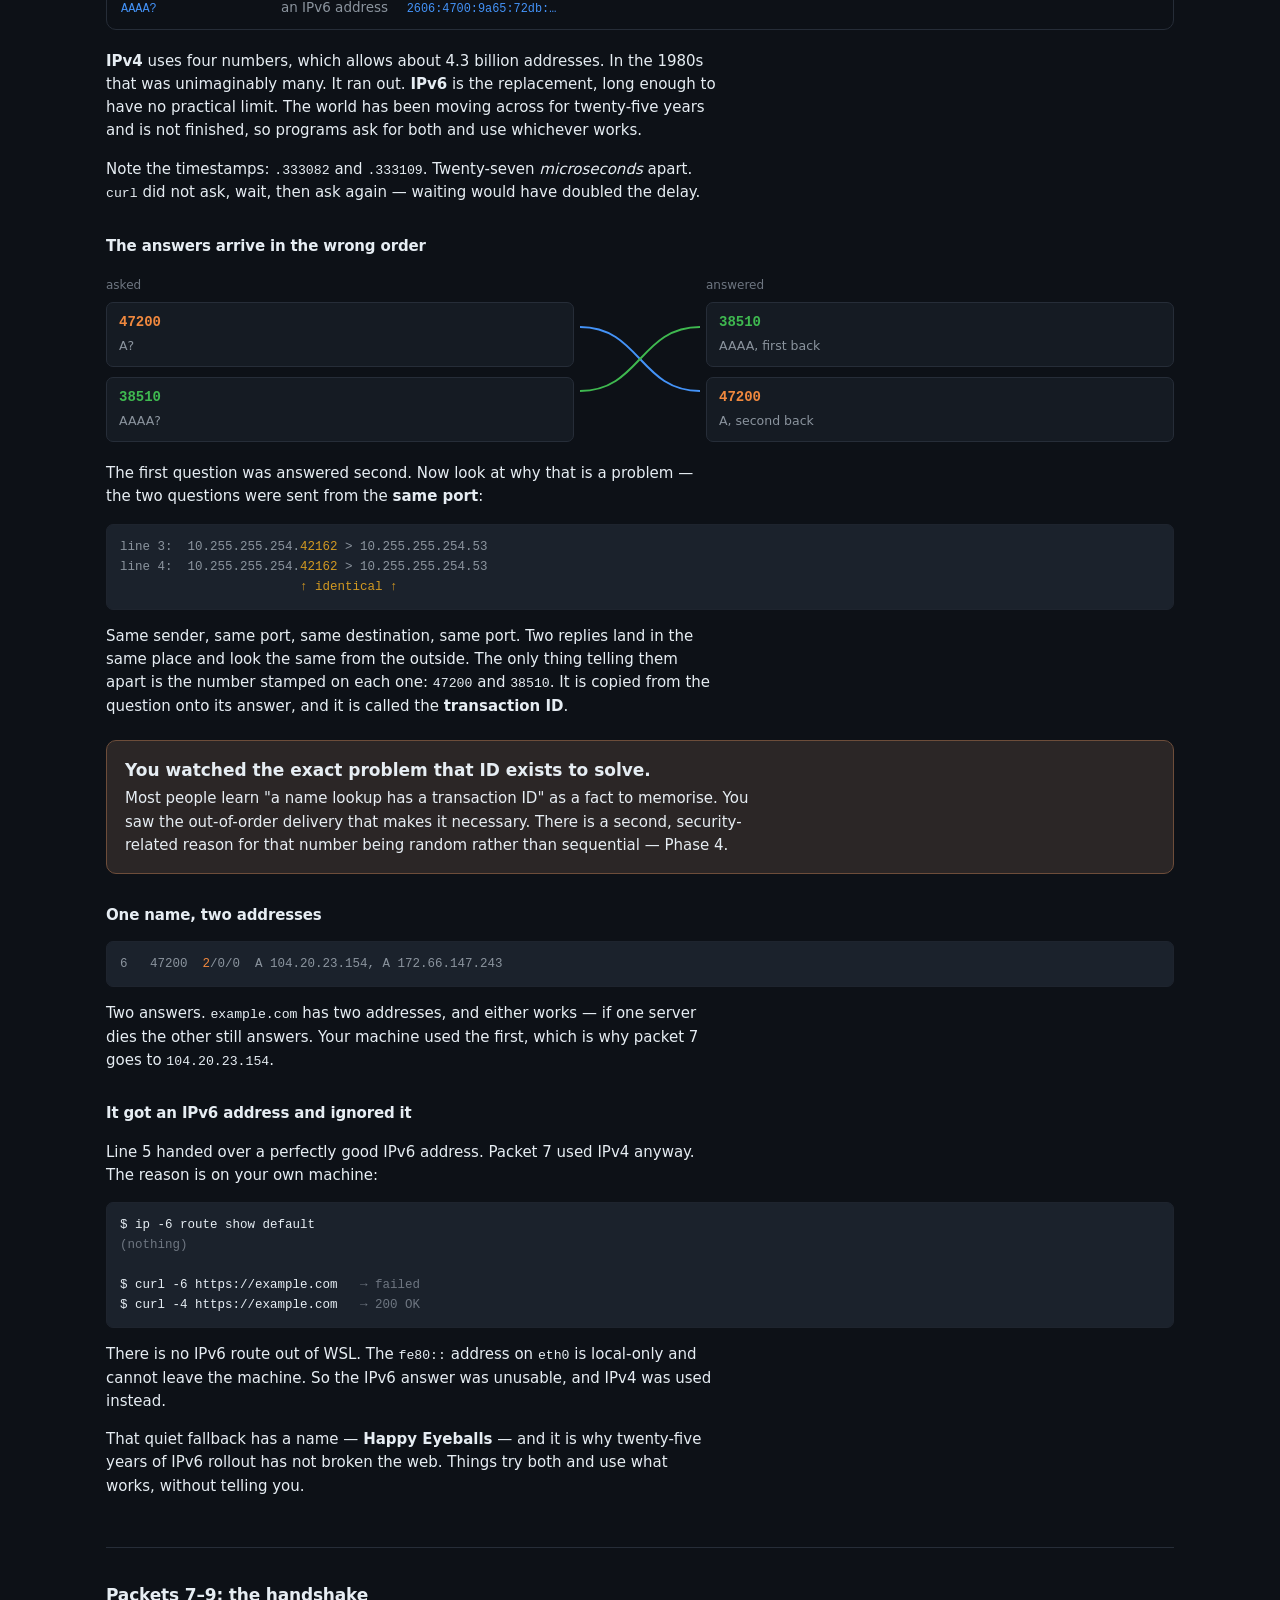
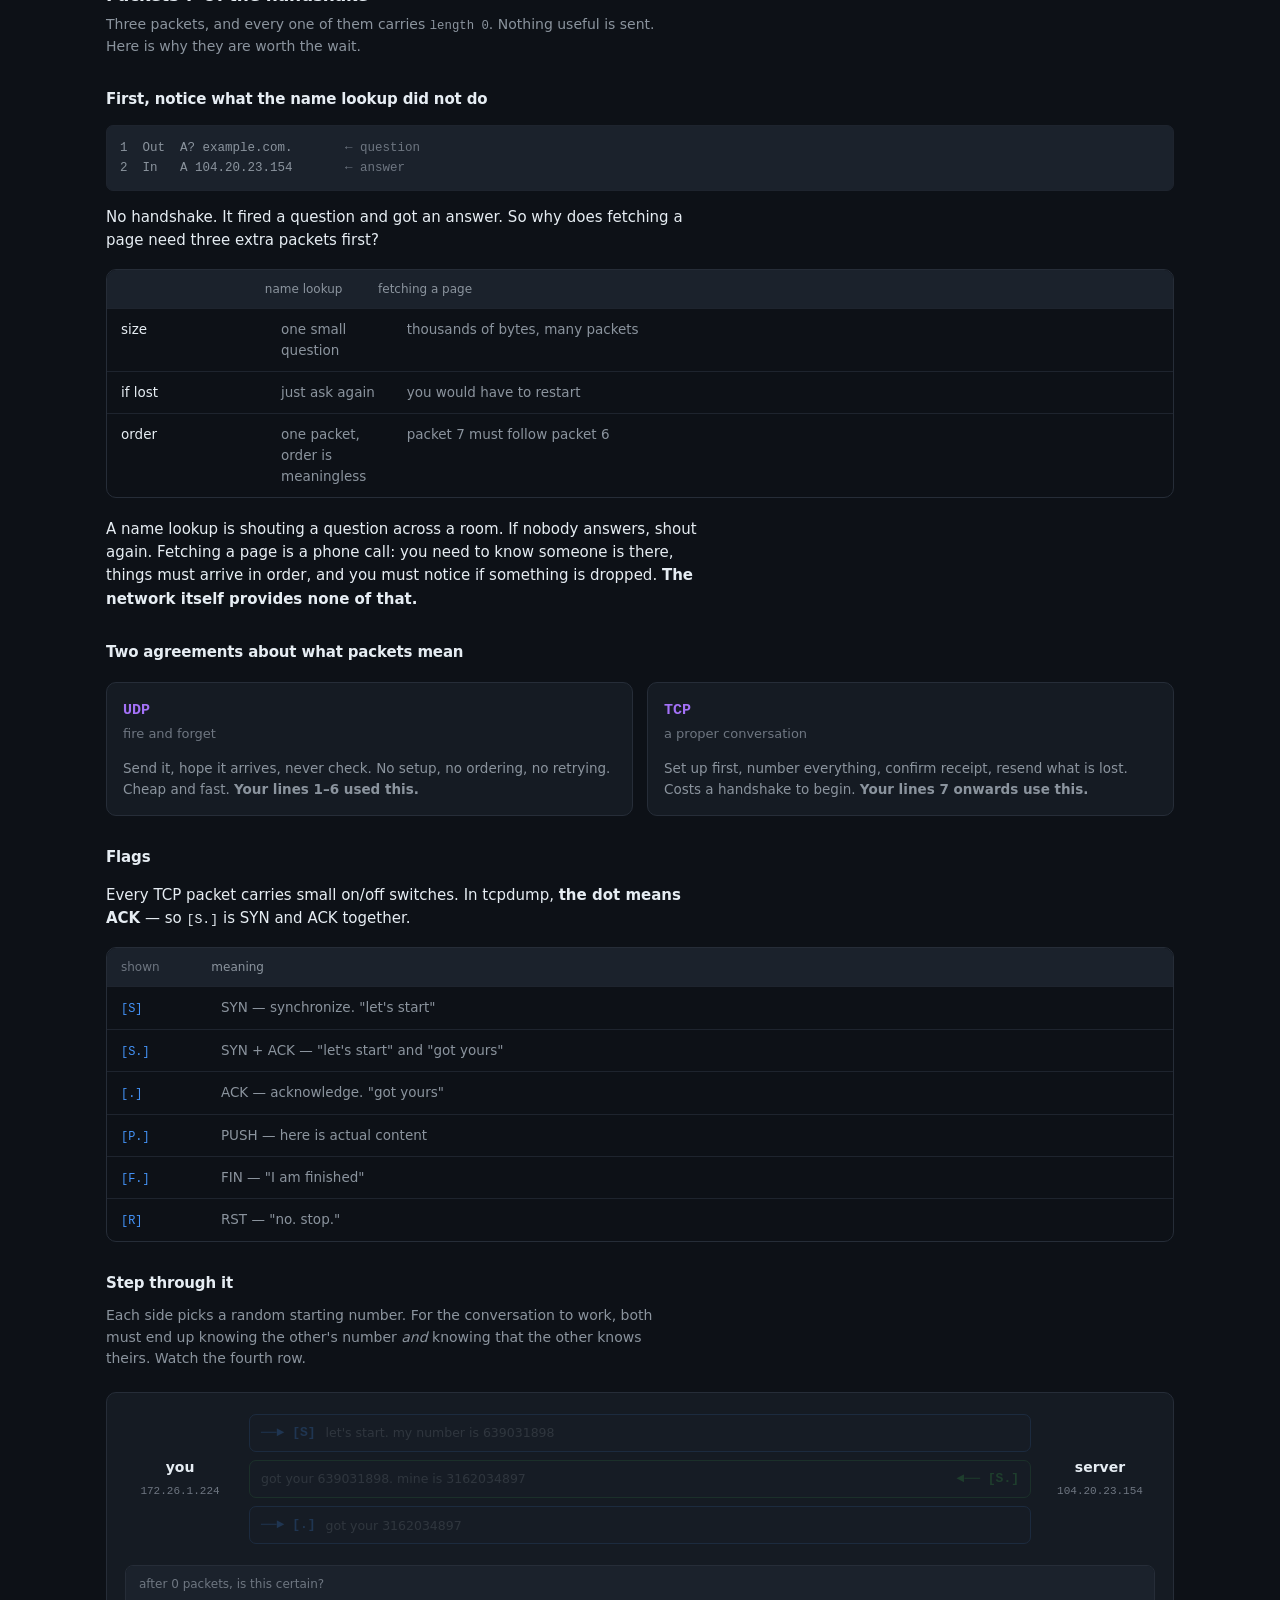
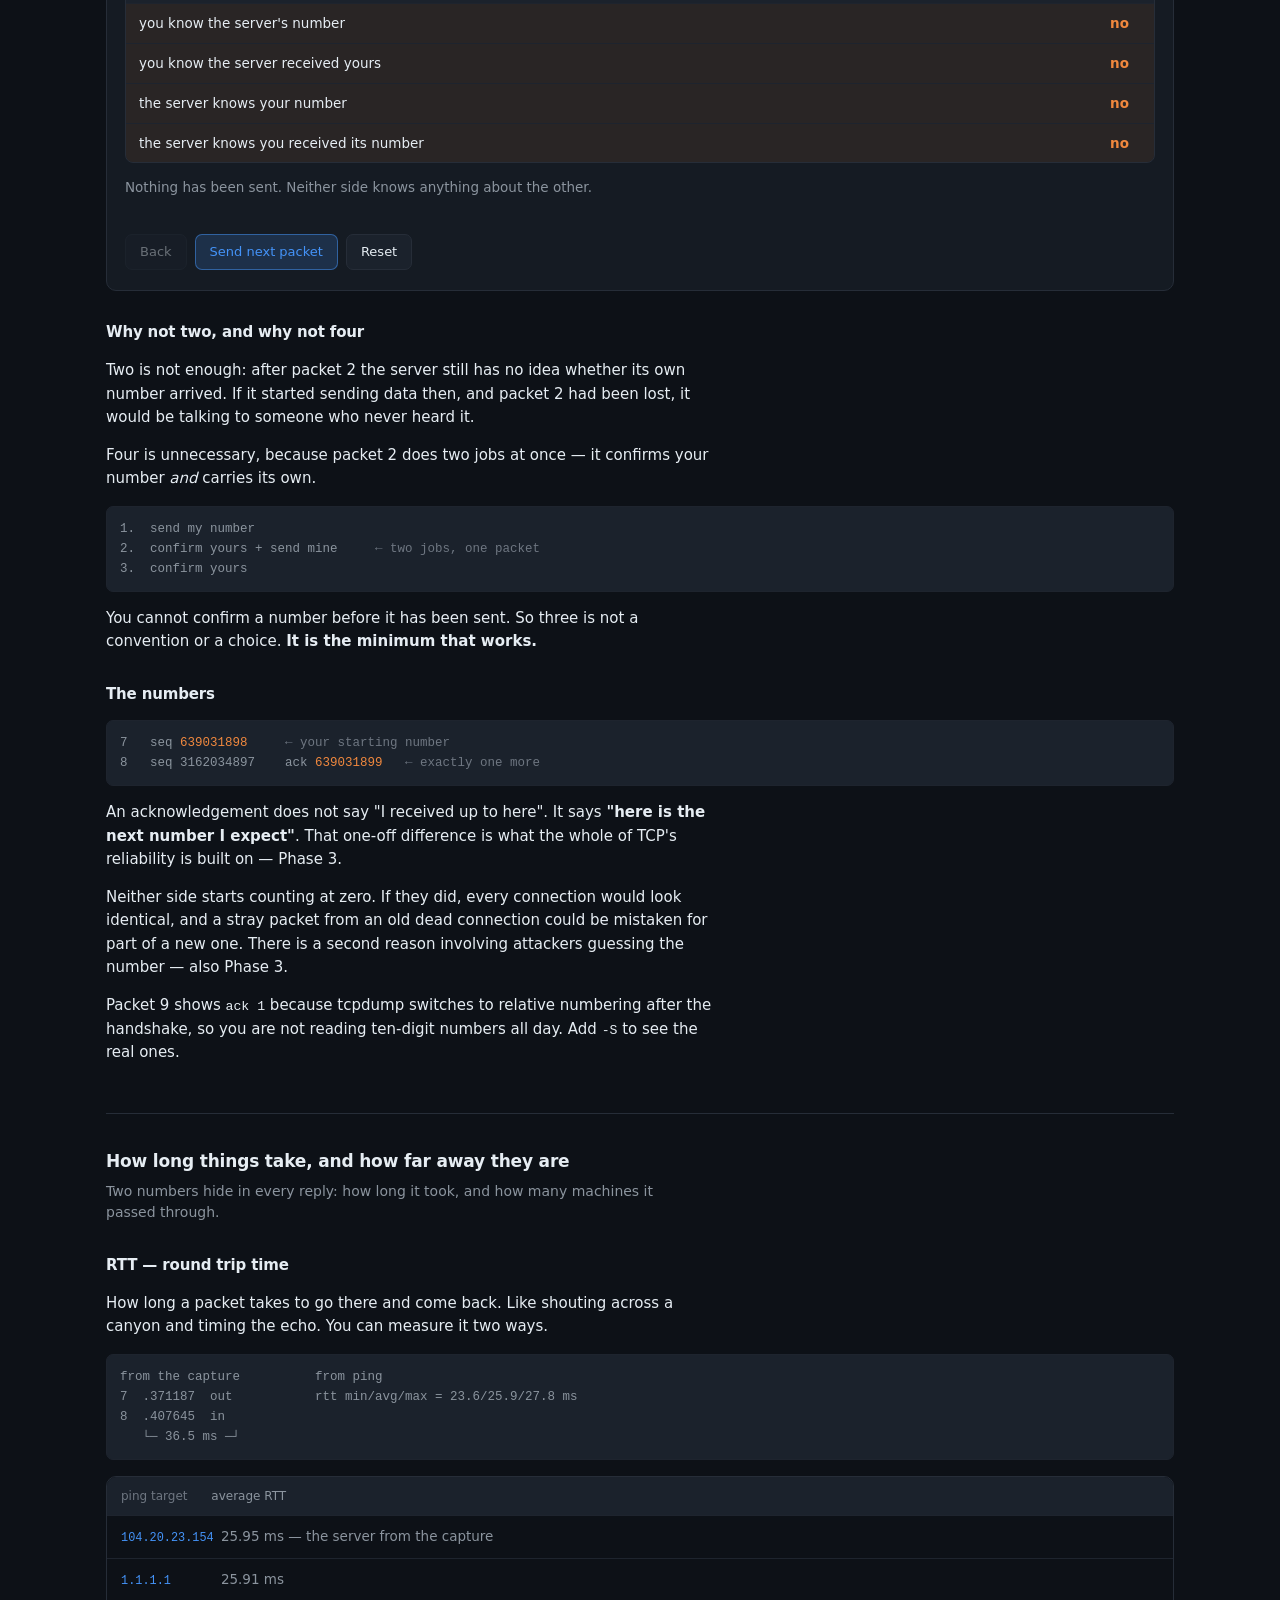
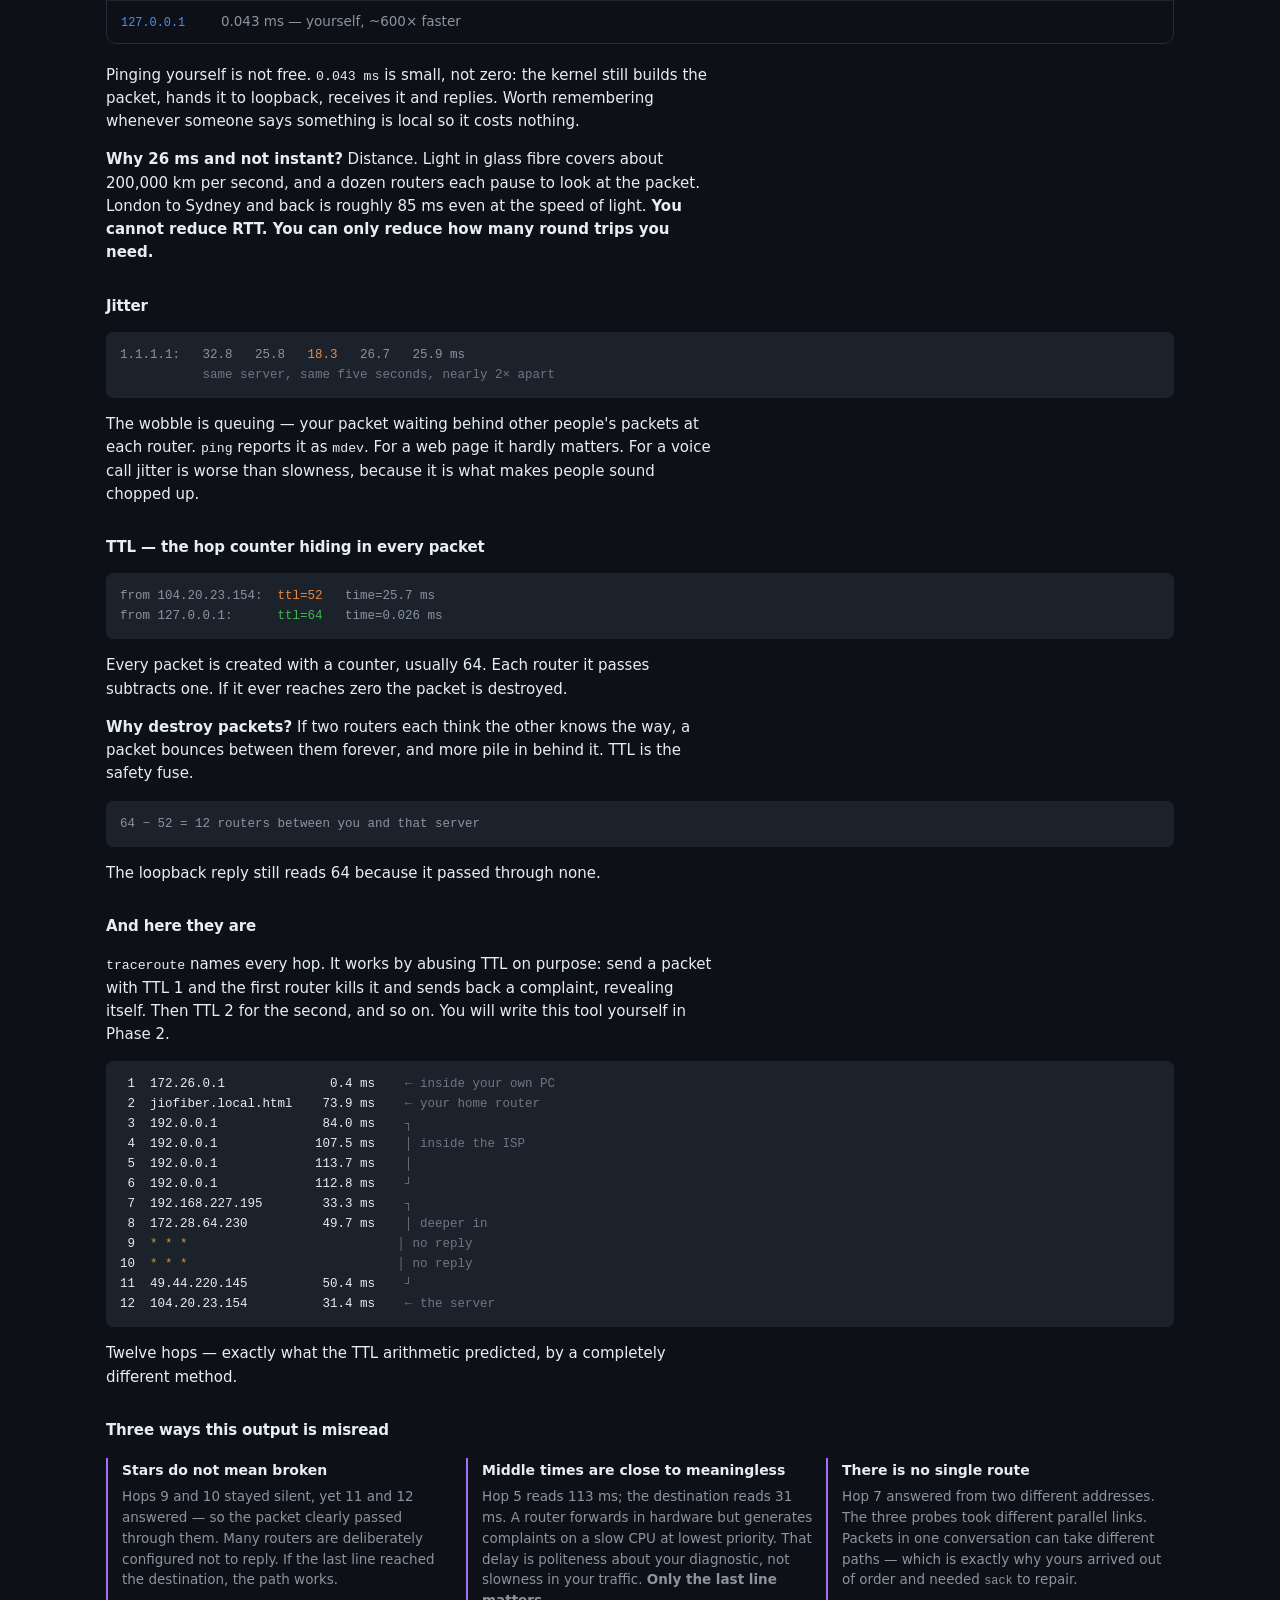
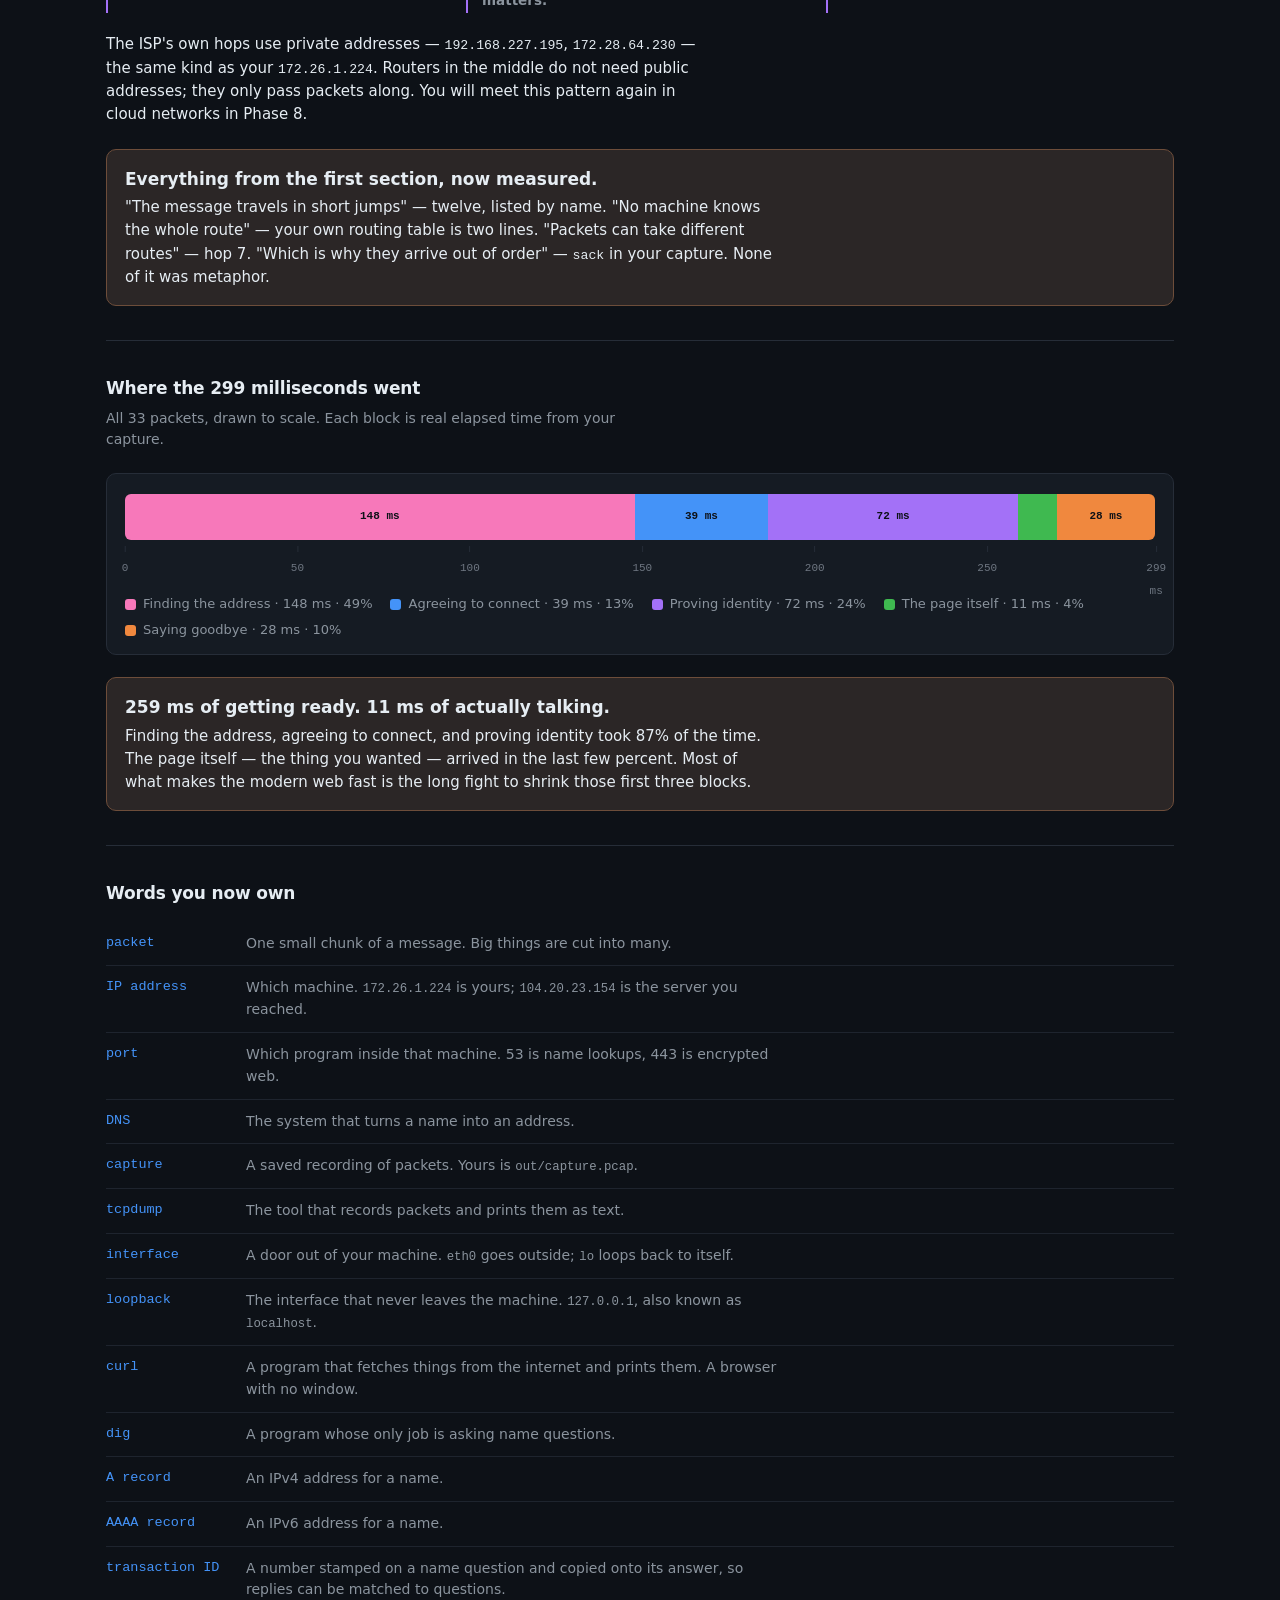
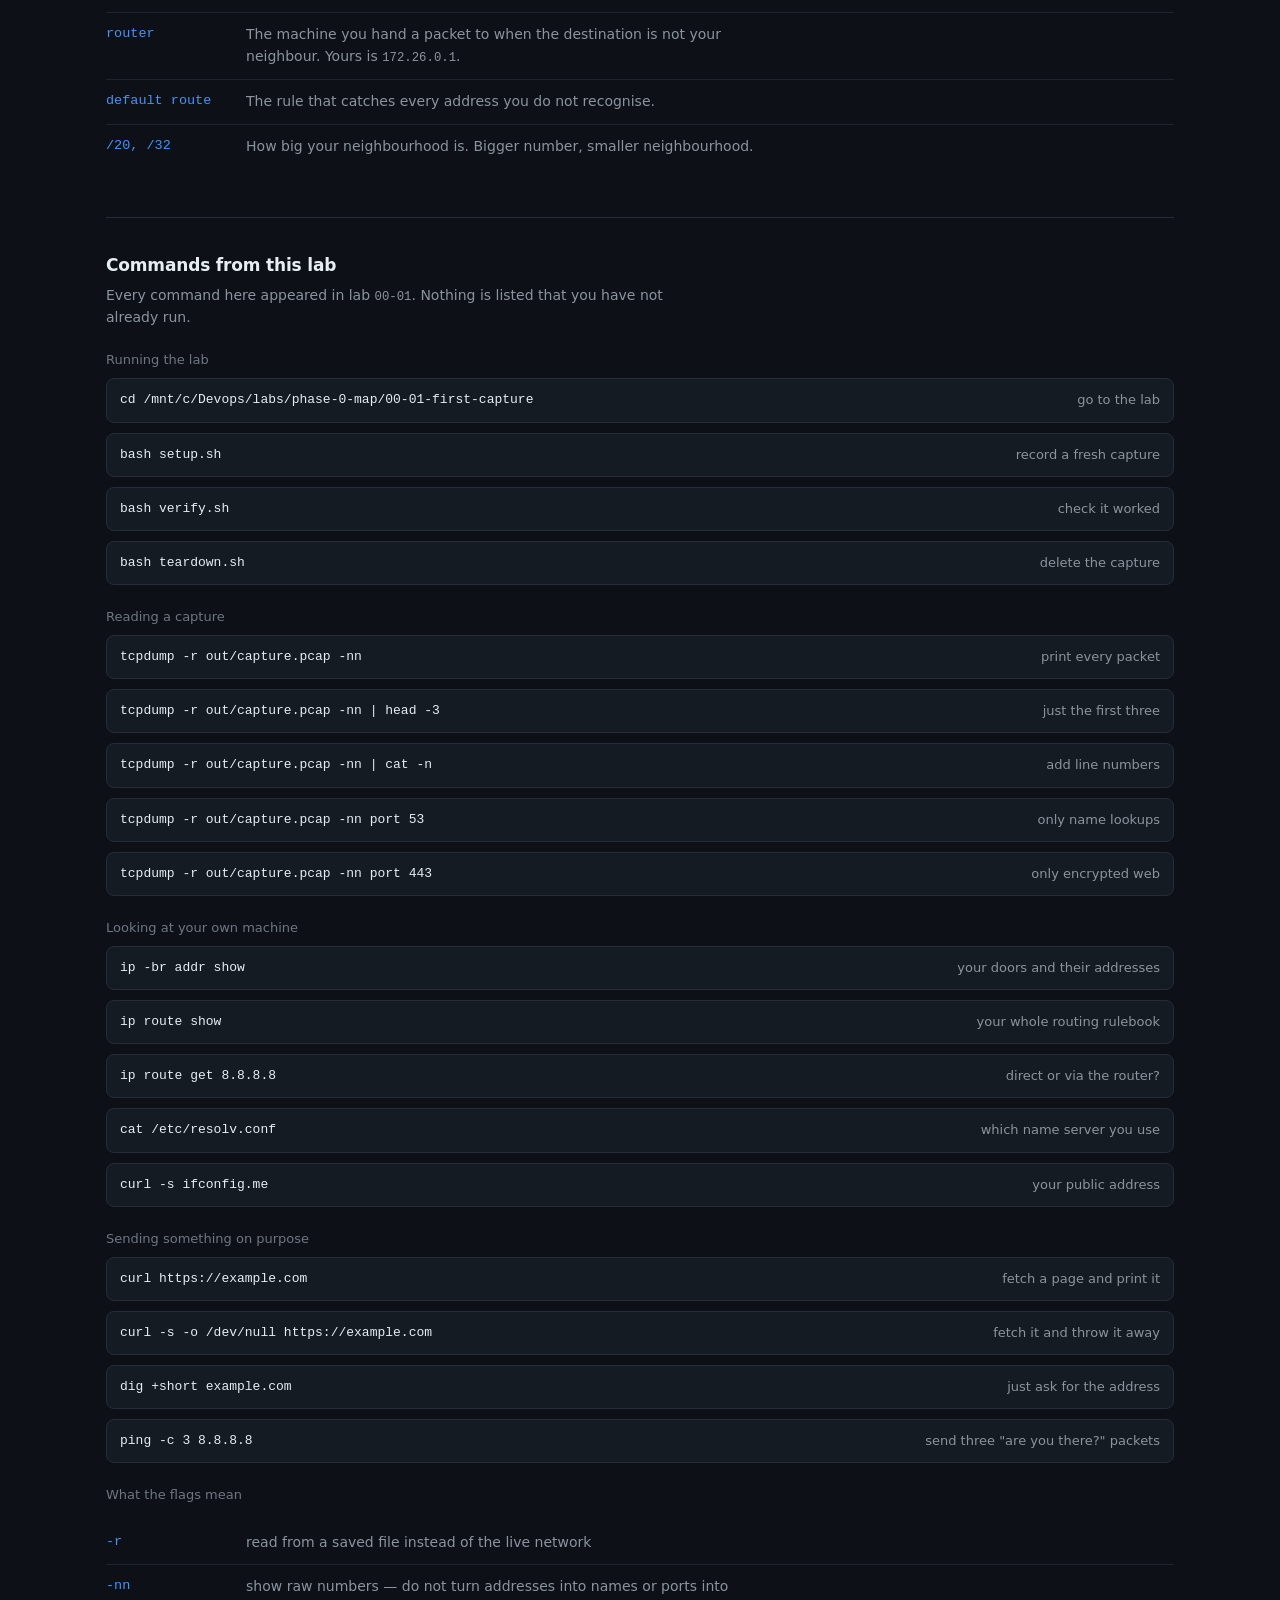
<file: site/phase-0.html>
<!doctype html>
<html lang="en" data-theme="dark">
<head>
<meta charset="utf-8">
<meta name="viewport" content="width=device-width, initial-scale=1">
<title>Phase 0 · Journey of a request</title>
<link rel="stylesheet" href="assets/site.css">
<style>
  /* Segment colours. These are a teaching device: the same hue means the
     same thing everywhere on this page, so "blue = who sent it" sticks. */
  :root {
    --s-time:  #6e7681;
    --s-iface: #a371f7;
    --s-dir:   #f0883e;
    --s-from:  #4493f8;
    --s-to:    #3fb950;
    --s-port:  #d29922;
    --s-msg:   #f778ba;
  }
  :root[data-theme="light"] {
    --s-time:  #6e7681;
    --s-iface: #8250df;
    --s-dir:   #bc4c00;
    --s-from:  #0969da;
    --s-to:    #1a7f37;
    --s-port:  #9a6700;
    --s-msg:   #bf3989;
  }

  h3.minor {
    margin: 30px 0 10px; font-size: 15px; letter-spacing: -.01em;
    color: var(--ink);
  }

  /* ---- hop chain ---- */
  .hops {
    display: flex; flex-wrap: wrap; align-items: stretch; gap: 8px;
    margin: 18px 0 22px;
  }
  .hop {
    flex: 1 1 130px; background: var(--panel); border: 1px solid var(--line);
    border-radius: 8px; padding: 11px 13px; display: flex; flex-direction: column; gap: 3px;
  }
  .hop b { font-size: 13.5px; font-weight: 600; }
  .hop span { font-family: var(--mono); font-size: 11.5px; color: var(--ink-faint); }
  .hop.faded { border-style: dashed; opacity: .72; }
  .hoparrow { display: grid; place-items: center; color: var(--ink-faint); font-family: var(--mono); }

  /* ---- three reasons ---- */
  .reasons { display: grid; grid-template-columns: repeat(auto-fit, minmax(200px, 1fr)); gap: 12px; margin: 16px 0 20px; }
  .reason { border-left: 2px solid var(--s-iface); padding: 2px 0 2px 14px; }
  .reason b { display: block; font-size: 14px; margin-bottom: 4px; }
  .reason p { margin: 0; font-size: 13.5px; color: var(--ink-dim); }

  /* ---- doors (interfaces) ---- */
  .doors { display: grid; grid-template-columns: repeat(auto-fit, minmax(270px, 1fr)); gap: 14px; margin: 18px 0 22px; }
  .door { background: var(--panel); border: 1px solid var(--line); border-radius: var(--radius); padding: 15px 16px; }
  .dname { font-family: var(--mono); font-size: 15px; color: var(--s-iface); }
  .dsub { margin: 2px 0 12px; font-size: 13px; color: var(--ink-faint); }
  .door p:last-child { margin-bottom: 0; font-size: 13.5px; color: var(--ink-dim); }
  pre.dart {
    font-family: var(--mono); font-size: 12.5px; line-height: 1.6;
    background: var(--panel-2); border: 1px solid var(--line-soft);
    border-radius: 7px; padding: 12px 13px; margin: 0 0 12px;
    overflow-x: auto; color: var(--ink-dim);
  }
  pre.dart.wide { margin: 14px 0; }
  pre.dart.out { color: var(--ink); }
  pre.dart .dim { color: var(--ink-faint); }
  .hl-a { color: var(--s-dir); }
  .hl-b { color: var(--s-to); }
  .hl-c { color: var(--s-port); }

  /* ---- address table ---- */
  .iptable { margin: 16px 0 20px; border: 1px solid var(--line); border-radius: var(--radius); overflow: hidden; }
  .iprow { display: grid; grid-template-columns: 17ch 13ch 1fr; gap: 14px; padding: 10px 14px; font-size: 13.5px; border-bottom: 1px solid var(--line-soft); align-items: baseline; }
  .iptable.narrow .iprow { grid-template-columns: 10ch 1fr; }
  .iprow:last-child { border-bottom: 0; }
  .iprow.head { background: var(--panel-2); color: var(--ink-faint); font-size: 12px; }
  .iprow code { color: var(--accent); }
  .iprow span:not(:first-child) { color: var(--ink-dim); }

  /* ---- crossing wires ---- */
  .crossing { display: grid; grid-template-columns: 1fr 120px 1fr; gap: 6px; align-items: center; margin: 18px 0 20px; }
  .clabel { margin: 0 0 8px; font-size: 12px; color: var(--ink-faint); }
  .cbox { border: 1px solid var(--line); border-radius: 7px; padding: 9px 12px; margin-bottom: 10px; background: var(--panel); }
  .cbox:last-child { margin-bottom: 0; }
  .cbox b { font-family: var(--mono); font-size: 14px; display: block; }
  .cbox span { font-size: 12.5px; color: var(--ink-dim); }
  .cbox.a b { color: var(--s-dir); }
  .cbox.b b { color: var(--s-to); }
  .cwires { width: 120px; height: 120px; }
  @media (max-width: 620px) { .crossing { grid-template-columns: 1fr; } .cwires { display: none; } }

  /* ---- handshake stepper ---- */
  .hs { background: var(--panel); border: 1px solid var(--line); border-radius: var(--radius); padding: 20px 18px; margin: 18px 0 22px; }
  .hswire { display: grid; grid-template-columns: 110px 1fr 110px; gap: 14px; align-items: center; }
  .hsend { text-align: center; }
  .hsend b { display: block; font-size: 14px; }
  .hsend span { font-family: var(--mono); font-size: 11px; color: var(--ink-faint); }
  .hstrack { display: grid; gap: 8px; min-height: 132px; align-content: center; }
  .hspkt {
    display: grid; grid-template-columns: auto 1fr; gap: 10px; align-items: center;
    border: 1px solid var(--line); border-radius: 7px; padding: 8px 11px;
    background: var(--panel-2); font-size: 13px;
  }
  .hspkt .flag { font-family: var(--mono); font-weight: 600; }
  .hspkt .say { color: var(--ink-dim); font-size: 12.5px; }
  .hspkt.r2l { direction: rtl; } .hspkt.r2l > * { direction: ltr; }
  .hspkt.out { border-color: color-mix(in srgb, var(--s-from) 55%, var(--line)); }
  .hspkt.out .flag { color: var(--s-from); }
  .hspkt.in { border-color: color-mix(in srgb, var(--s-to) 55%, var(--line)); }
  .hspkt.in .flag { color: var(--s-to); }
  .hspkt.ghost { opacity: .22; }
  .hsarrow { font-family: var(--mono); color: var(--ink-faint); font-size: 12px; }

  .hsknow { margin: 20px 0 0; border: 1px solid var(--line); border-radius: 8px; overflow: hidden; }
  .krow { display: grid; grid-template-columns: 1fr 5ch; gap: 10px; padding: 9px 13px; font-size: 13.5px; border-bottom: 1px solid var(--line-soft); align-items: center; }
  .krow:last-child { border-bottom: 0; }
  .krow.head { background: var(--panel-2); color: var(--ink-faint); font-size: 12px; }
  .krow .mark { text-align: center; font-weight: 700; }
  .krow.yes .mark { color: var(--done); }
  .krow.no .mark { color: var(--s-dir); }
  .krow.no { background: color-mix(in srgb, var(--s-dir) 9%, transparent); }
  .hsnote { margin: 14px 0 0; font-size: 13.5px; color: var(--ink-dim); min-height: 3em; max-width: 64ch; }
  .hsnote b { color: var(--ink); }
  .hsbtns { display: flex; gap: 8px; margin-top: 16px; flex-wrap: wrap; }
  .btn {
    font: inherit; font-size: 13px; padding: 7px 14px; cursor: pointer;
    background: var(--panel-2); color: var(--ink);
    border: 1px solid var(--line); border-radius: 7px;
  }
  .btn:hover:not(:disabled) { border-color: var(--accent); }
  .btn:disabled { opacity: .4; cursor: default; }
  .btn.primary { background: color-mix(in srgb, var(--accent) 18%, transparent); border-color: color-mix(in srgb, var(--accent) 50%, transparent); color: var(--accent); }
  .btn:focus-visible { outline: 2px solid var(--accent); outline-offset: 1px; }

  @media (max-width: 620px) {
    .hswire { grid-template-columns: 1fr; }
    .hsend { text-align: left; }
  }

  .crumb { padding: 20px 0 0; font-size: 13px; }
  .crumb a { color: var(--accent); text-decoration: none; }
  .crumb a:hover { text-decoration: underline; }

  .lede { padding: 22px 0 34px; max-width: 64ch; }
  .lede h1 { margin: 0 0 10px; font-size: 26px; letter-spacing: -.02em; }
  .lede p { margin: 0; color: var(--ink-dim); }

  section { padding: 34px 0; border-top: 1px solid var(--line); }
  section > h2 {
    margin: 0 0 6px; font-size: 17px; letter-spacing: -.01em;
  }
  section > .sub { margin: 0 0 22px; color: var(--ink-dim); font-size: 14px; max-width: 64ch; }
  p { max-width: 64ch; }

  /* ---- Hero: the dissectable packet line ---- */
  .dissect {
    background: var(--panel); border: 1px solid var(--line);
    border-radius: var(--radius); padding: 22px 18px;
    overflow-x: auto;
  }
  .pktline {
    font-family: var(--mono); font-size: clamp(13px, 1.9vw, 19px);
    line-height: 2.4; white-space: nowrap; display: flex; flex-wrap: wrap;
    gap: 0 .5ch; align-items: baseline;
  }
  .seg {
    position: relative; cursor: pointer; border: 0; padding: 2px 4px;
    background: transparent; font: inherit; color: var(--c);
    border-bottom: 2px solid var(--c); border-radius: 3px 3px 0 0;
  }
  .seg:hover, .seg:focus-visible { background: color-mix(in srgb, var(--c) 18%, transparent); }
  .seg[aria-pressed="true"] { background: color-mix(in srgb, var(--c) 26%, transparent); }
  .seg:focus-visible { outline: 2px solid var(--c); outline-offset: 1px; }
  .punct { color: var(--ink-faint); font-family: var(--mono); }

  .readout {
    margin-top: 18px; border-left: 3px solid var(--c, var(--line));
    padding: 2px 0 2px 16px; min-height: 66px;
  }
  .readout .rtitle { font-weight: 600; margin: 0 0 4px; color: var(--c, var(--ink)); }
  .readout .rbody { margin: 0; color: var(--ink-dim); font-size: 14px; max-width: 60ch; }
  .readout .rhint { color: var(--ink-faint); font-style: italic; }

  /* ---- Building / rooms ---- */
  .building-row { display: grid; grid-template-columns: 1fr auto 1fr; gap: 18px; align-items: center; }
  .building {
    background: var(--panel); border: 1px solid var(--line);
    border-radius: var(--radius); overflow: hidden;
  }
  .building > header {
    padding: 10px 14px; border-bottom: 1px solid var(--line);
    font-family: var(--mono); font-size: 13px;
  }
  .building .ip { color: var(--s-to); }
  .building.you .ip { color: var(--s-from); }
  .room {
    display: flex; gap: 12px; padding: 9px 14px; font-size: 13.5px;
    border-bottom: 1px solid var(--line-soft);
  }
  .room:last-child { border-bottom: 0; }
  .room .n { font-family: var(--mono); color: var(--s-port); min-width: 4ch; }
  .room.lit { background: color-mix(in srgb, var(--s-port) 13%, transparent); }
  .room.lit .w { color: var(--ink); }
  .room .w { color: var(--ink-dim); }
  .arrowcol { text-align: center; color: var(--ink-faint); font-family: var(--mono); font-size: 20px; }

  /* ---- DNS exchange ---- */
  .exchange { display: grid; gap: 0; }
  .xrow {
    display: grid; grid-template-columns: 7ch 1fr; gap: 14px; align-items: start;
    padding: 14px 0; border-bottom: 1px dashed var(--line);
  }
  .xrow:last-child { border-bottom: 0; }
  .xt { font-family: var(--mono); font-size: 12.5px; color: var(--ink-faint); padding-top: 3px; }
  .xmsg { font-family: var(--mono); font-size: 13.5px; }
  .xmsg .q { color: var(--s-msg); }
  .xsay { margin: 5px 0 0; font-size: 14px; color: var(--ink-dim); }
  .dirtag {
    font-family: var(--mono); font-size: 11px; padding: 1px 6px; border-radius: 4px;
    border: 1px solid currentColor; margin-right: 8px;
  }
  .dirtag.out { color: var(--s-dir); }
  .dirtag.in  { color: var(--s-to); }

  /* ---- Timeline ---- */
  .tl { background: var(--panel); border: 1px solid var(--line); border-radius: var(--radius); padding: 20px 18px 14px; }
  .tlbar { position: relative; height: 46px; border-radius: 6px; overflow: hidden; display: flex; }
  .tlseg { position: relative; height: 100%; }
  .tlseg span {
    position: absolute; inset: 0; display: grid; place-items: center;
    font-family: var(--mono); font-size: 11px; color: #0d1117; font-weight: 600;
  }
  .tlticks { position: relative; height: 34px; margin-top: 6px; }
  .tick { position: absolute; top: 0; transform: translateX(-50%); text-align: center; }
  .tick i { display: block; width: 1px; height: 6px; background: var(--line); margin: 0 auto 3px; }
  .tick b { font-family: var(--mono); font-size: 11px; font-weight: 400; color: var(--ink-faint); }
  .tlkey { display: flex; flex-wrap: wrap; gap: 6px 18px; margin-top: 14px; font-size: 13px; }
  .tlkey div { display: flex; align-items: center; gap: 7px; color: var(--ink-dim); }
  .tlkey i { width: 11px; height: 11px; border-radius: 3px; flex: none; }
  .verdict {
    margin-top: 22px; padding: 16px 18px; border-radius: var(--radius);
    background: color-mix(in srgb, var(--s-dir) 10%, var(--panel));
    border: 1px solid color-mix(in srgb, var(--s-dir) 35%, var(--line));
  }
  .verdict p { margin: 0; max-width: 68ch; }
  .verdict .big { font-size: 17px; font-weight: 600; margin-bottom: 4px; }

  /* ---- Commands ---- */
  .cmds { display: grid; gap: 10px; }
  .cmd {
    display: grid; grid-template-columns: minmax(0, 1fr) auto; gap: 14px;
    align-items: center; background: var(--panel); border: 1px solid var(--line);
    border-radius: 8px; padding: 11px 13px;
  }
  .cmd code {
    font-family: var(--mono); font-size: 13px; color: var(--ink);
    overflow-x: auto; white-space: pre;
  }
  .cmd .what { font-size: 13px; color: var(--ink-dim); text-align: right; }
  .cmdgroup { margin: 0 0 8px; font-size: 13px; color: var(--ink-faint); }

  .vocab { display: grid; gap: 0; }
  .vrow { display: grid; grid-template-columns: 13ch 1fr; gap: 16px; padding: 11px 0; border-bottom: 1px solid var(--line-soft); }
  .vrow:last-child { border-bottom: 0; }
  .vrow dt { font-family: var(--mono); font-size: 13.5px; color: var(--accent); }
  .vrow dd { margin: 0; font-size: 14px; color: var(--ink-dim); max-width: 60ch; }

  @media (max-width: 720px) {
    .building-row { grid-template-columns: 1fr; }
    .arrowcol { transform: rotate(90deg); }
    .cmd { grid-template-columns: 1fr; }
    .cmd .what { text-align: left; }
    .vrow { grid-template-columns: 1fr; gap: 3px; }
  }
  @media (prefers-reduced-motion: reduce) { * { transition: none !important; } }
</style>
</head>
<body>

<header class="topbar">
  <div class="wrap topbar-inner">
    <div class="brand"><span class="brand-mark">//</span><span>Networking &amp; Linux</span></div>
    <div class="topbar-tools"><button id="theme" type="button" title="Toggle theme">◐</button></div>
  </div>
</header>

<main class="wrap">

  <p class="crumb"><a href="index.html">← All phases</a></p>

  <div class="lede">
    <h1>Journey of a request</h1>
    <p>Everything on this page comes from the capture you recorded in lab
    <code>00-01</code>: 33 packets, 299 milliseconds, one visit to
    example.com. Nothing here is an example — it is your machine.</p>
  </div>

  <section>
    <h2>What is a network?</h2>
    <p class="sub">Start here. Nothing below assumes you know anything.</p>

    <p><strong>A network is two or more computers that can send each other
    messages.</strong> That is the whole definition. Everything else in this
    curriculum is detail about how that happens reliably, quickly and
    securely.</p>

    <p>You need one because the thing you want — a web page, a file, a
    message — is sitting on a different computer than the one in front of
    you.</p>

    <h3 class="minor">They are not plugged into each other</h3>

    <p>Your laptop is not wired to a server in another country. The message
    travels in short jumps, machine to machine:</p>

    <div class="hops">
      <div class="hop"><b>your laptop</b><span>172.26.1.224</span></div>
      <div class="hoparrow">→</div>
      <div class="hop"><b>home router</b><span>the box on your wall</span></div>
      <div class="hoparrow">→</div>
      <div class="hop"><b>your ISP</b><span>Airtel, Jio, …</span></div>
      <div class="hoparrow">→</div>
      <div class="hop faded"><b>≈ 10 more</b><span>undersea cables, other countries</span></div>
      <div class="hoparrow">→</div>
      <div class="hop"><b>the server</b><span>104.20.23.154</span></div>
    </div>

    <p><strong>No machine in that chain knows the whole route.</strong> Each
    one knows only where to pass the message next — like asking for
    directions at every corner instead of memorising the map. That single
    idea is what allows the internet to be enormous and to keep working when
    parts of it break.</p>

    <h3 class="minor">What physically travels</h3>

    <p>Electricity down copper wire. Light down glass fibre. Radio through
    the air. They look completely different, but all three carry the same
    thing: <strong>ones and zeros</strong>. On or off, over and over, very
    fast.</p>

    <p>Everything above that — every address, every page, every video call —
    is agreements about what particular patterns of ones and zeros mean.</p>

    <h3 class="minor">Why it is cut into pieces</h3>

    <p>A message is not sent in one go. It is cut into small chunks, and each
    chunk is called a <strong>packet</strong>. Three reasons:</p>

    <div class="reasons">
      <div class="reason">
        <b>The line is shared</b>
        <p>Everyone on the internet uses the same cables. If one person sent
        a 2 GB file as a single unbroken stream, everyone else would wait for
        it to finish.</p>
      </div>
      <div class="reason">
        <b>Losing a little beats losing a lot</b>
        <p>Something in the middle will occasionally drop a packet. Resending
        one small chunk is cheap. Resending a whole film is not.</p>
      </div>
      <div class="reason">
        <b>Pieces can take different routes</b>
        <p>If one path gets congested or breaks, later packets simply go
        another way. Nothing has to be restarted.</p>
      </div>
    </div>

    <p>It is moving house. You cannot post a sofa, so you send many labelled
    boxes, and the person at the other end puts everything back together.</p>

    <h3 class="minor">So what is "the internet"?</h3>

    <p>Many separate networks — your home, your office, a university, a
    hosting company — that have agreed to pass each other's packets along.
    There is no central computer running it. It is an agreement, kept by
    millions of machines independently.</p>

    <p>The rest of this page is one real message making that journey, and
    coming back.</p>
  </section>

  <section>
    <h2>Read one line</h2>
    <p class="sub">This is the very first packet your computer sent. Click any
    coloured piece to find out what it is.</p>

    <div class="dissect">
      <div class="pktline" id="pktline"></div>
      <div class="readout" id="readout">
        <p class="rtitle">Pick a piece</p>
        <p class="rbody rhint">Click any coloured part of the line above.</p>
      </div>
    </div>
  </section>

  <section>
    <h2>An address gets you to the building. A port gets you to the room.</h2>
    <p class="sub">Every line has two numbers on each side, separated by a dot.
    The first says <em>which computer</em>. The second says <em>which program
    inside it</em>.</p>

    <div class="building-row">
      <div class="building you">
        <header>your machine · <span class="ip">172.26.1.224</span></header>
        <div class="room lit"><span class="n">59573</span><span class="w">curl, waiting for its answer</span></div>
        <div class="room"><span class="n">…</span><span class="w">picked at random, thrown away after</span></div>
      </div>

      <div class="arrowcol">→</div>

      <div class="building">
        <header>a name server · <span class="ip">1.1.1.1</span></header>
        <div class="room lit"><span class="n">53</span><span class="w">answers questions about names</span></div>
        <div class="room"><span class="n">80</span><span class="w">plain web pages</span></div>
        <div class="room"><span class="n">443</span><span class="w">encrypted web pages</span></div>
      </div>
    </div>

    <p style="margin-top:20px">Port <code>53</code> means name lookups
    everywhere in the world. Port <code>443</code> means encrypted web,
    everywhere. These are fixed agreements, not settings on your machine —
    which is the only reason a computer you have never met knows what you are
    asking for.</p>

    <p>Your own port, <code>59573</code>, was picked at random a moment before
    you sent the question. It exists so that when an answer arrives, your
    computer knows which of its running programs was waiting for it.</p>
  </section>

  <section>
    <h2>Your machine has two doors</h2>
    <p class="sub">A network interface is a way out of your computer. Run
    <code>ip -br addr show</code> to see yours.</p>

    <div class="doors">
      <div class="door">
        <b class="dname">eth0</b>
        <p class="dsub">the real door</p>
        <pre class="dart">┌──────────┐
│ your     │ eth0
│ computer │ ════► router ► internet
└──────────┘</pre>
        <p><code>eth</code> is short for Ethernet, <code>0</code> means the
        first one. Its address is <code>172.26.1.224</code>. Packets through
        this door <strong>leave the machine</strong>.</p>
      </div>

      <div class="door">
        <b class="dname">lo</b>
        <p class="dsub">the door back into the same room</p>
        <pre class="dart">┌──────────┐
│ your  ┌──┴──┐
│ comp. │ lo  │ out… and straight back
│       └──┬──┘
└──────────┘</pre>
        <p><code>lo</code> is short for loopback. Its address is
        <code>127.0.0.1</code>. Packets through this door
        <strong>never leave</strong>. This is what
        <code>localhost:3000</code> has always been.</p>
      </div>
    </div>

    <p>Why have a fake door at all? Programs on one machine need to talk to
    each other. Rather than invent a second system for that, they reuse the
    network — through a door that leads back inside. Same addresses, same
    ports, same rules, no cable.</p>

    <h3 class="minor">Two ways to spot loopback in a capture</h3>
    <pre class="dart wide">12:44:53.223421 <span class="hl-a">eth0</span> Out IP <span class="hl-b">172.26.1.224</span> &gt; <span class="hl-c">1.1.1.1</span>.53
12:44:53.333082 <span class="hl-a">lo</span>   In  IP <span class="hl-b">10.255.255.254</span> &gt; <span class="hl-c">10.255.255.254</span>.53</pre>
    <p>The interface name is the second item on every line. And on a
    loopback line the two addresses are <strong>identical</strong> — the
    machine is both sender and receiver.</p>
  </section>

  <section>
    <h2>So what is "my IP address"?</h2>
    <p class="sub">A machine does not have one address. It has one per door,
    and a few extra. All of them are correct at the same time.</p>

    <div class="iptable">
      <div class="iprow head"><span>address</span><span>lives on</span><span>who can see it</span></div>
      <div class="iprow"><code>127.0.0.1</code><span>lo</span><span>only programs on this machine</span></div>
      <div class="iprow"><code>10.255.255.254</code><span>lo</span><span>only WSL's own DNS helper</span></div>
      <div class="iprow"><code>172.26.1.224</code><span>eth0</span><span>your Windows machine and its network</span></div>
      <div class="iprow"><code>172.26.0.1</code><span>the router</span><span>the way out of your neighbourhood</span></div>
      <div class="iprow"><code>(your public one)</code><span>your ISP</span><span>the entire internet</span></div>
    </div>

    <p>Find the last one with <code>curl -s ifconfig.me</code>. It is not the
    same as any address on your machine — your router owns it, and everything
    in your house shares it. Why that works is Phase 2, under the name NAT.</p>

    <h3 class="minor">The slash number</h3>
    <p>An address is written <code>172.26.1.224/20</code>. The number after
    the slash says <strong>how big your neighbourhood is</strong>.</p>

    <div class="iptable narrow">
      <div class="iprow head"><span>written</span><span>addresses in the neighbourhood</span></div>
      <div class="iprow"><code>/32</code><span>1 — just this address, alone</span></div>
      <div class="iprow"><code>/24</code><span>256</span></div>
      <div class="iprow"><code>/20</code><span>4,096</span></div>
      <div class="iprow"><code>/8</code><span>16,777,216</span></div>
    </div>

    <p>A bigger number means a <em>smaller</em> neighbourhood. That feels
    backwards and it is explained properly in Phase 2. For now:
    <code>10.255.255.254/32</code> is a neighbourhood of exactly one — that
    DNS helper stands alone. <code>172.26.1.224/20</code> puts you among
    4,096 addresses, and your Windows machine is one of your neighbours.</p>
  </section>

  <section>
    <h2>Direct, or via the router?</h2>
    <p class="sub">Before sending anything, your machine asks one question:
    is this address in my neighbourhood? You can watch it decide, without
    sending a single packet.</p>

    <div class="cmds">
      <div class="cmd"><code>ip route get 172.26.1.99</code><span class="what">a neighbour</span></div>
    </div>
    <pre class="dart wide out">172.26.1.99 dev eth0 src 172.26.1.224</pre>
    <p>No <code>via</code>. Straight there.</p>

    <div class="cmds" style="margin-top:20px">
      <div class="cmd"><code>ip route get 8.8.8.8</code><span class="what">a stranger</span></div>
    </div>
    <pre class="dart wide out">8.8.8.8 <span class="hl-a">via 172.26.0.1</span> dev eth0 src 172.26.1.224</pre>
    <p>There is a <code>via</code>. Hand it to the router and let them deal
    with it.</p>

    <div class="cmds" style="margin-top:20px">
      <div class="cmd"><code>ip route get 127.0.0.1</code><span class="what">myself</span></div>
    </div>
    <pre class="dart wide out"><span class="hl-a">local</span> 127.0.0.1 dev lo src 127.0.0.1</pre>
    <p>Never leaves the machine.</p>

    <h3 class="minor">The entire rulebook is two lines</h3>
    <div class="cmds">
      <div class="cmd"><code>ip route show</code><span class="what">every rule your machine has</span></div>
    </div>
    <pre class="dart wide out">default       via 172.26.0.1 dev eth0
172.26.0.0/20               dev eth0</pre>

    <p>Read it as a single question:</p>
    <pre class="dart wide">Is the address inside 172.26.0.0/20?
   yes → send it straight out eth0
   no  → "default" → give it to 172.26.0.1</pre>

    <p><code>default</code> means <em>anything I do not recognise</em>. Every
    address on the internet that is not your neighbour — billions of them —
    falls into that one line.</p>

    <p>This is the idea from the top of the page, now in front of you. Your
    machine has no idea where <code>8.8.8.8</code> is. It only knows: not
    mine, give it to the router. The router then asks itself the same
    question, and so does the next one, all the way there.</p>
  </section>

  <section>
    <h2>The name lookup, both halves</h2>
    <p class="sub">Two packets. A question and its answer. Notice what swaps
    between them.</p>

    <div class="exchange">
      <div class="xrow">
        <div class="xt">0 ms</div>
        <div>
          <div class="xmsg"><span class="dirtag out">Out</span>172.26.1.224.59573 &gt; 1.1.1.1.53 &nbsp;<span class="q">A? example.com.</span></div>
          <p class="xsay">Where does example.com live?</p>
        </div>
      </div>
      <div class="xrow">
        <div class="xt">83 ms</div>
        <div>
          <div class="xmsg"><span class="dirtag in">In</span>1.1.1.1.53 &gt; 172.26.1.224.59573 &nbsp;<span class="q">A 104.20.23.154</span></div>
          <p class="xsay">At 104.20.23.154.</p>
        </div>
      </div>
    </div>

    <p style="margin-top:20px">The addresses and ports are identical in both
    lines, just reversed. That reversal is the whole mechanism: it is how your
    computer matches an answer to the question it asked, with no memory of the
    conversation required anywhere in between.</p>

    <p>Your capture shows this happening <strong>twice</strong>. Lines 1–2
    are <code>dig</code>, a tool whose only job is asking name questions —
    the lab runs it so a lookup is guaranteed to appear. Lines 3–6 are
    <code>curl</code> doing its own. Neither program knew the other had
    asked. <strong>Programs do not share name answers with each other.</strong></p>
  </section>

  <section>
    <h2>Lines 3–6: two questions, and why they need numbers</h2>
    <p class="sub">The second lookup is the most interesting thing in your
    capture. Four packets, on loopback, and the answers come back in the
    wrong order.</p>

    <pre class="dart wide">3  .333082  lo  10.255.255.254.<span class="hl-c">42162</span> &gt; …53   <span class="hl-a">47200</span>+  A?    example.com.
4  .333109  lo  10.255.255.254.<span class="hl-c">42162</span> &gt; …53   <span class="hl-b">38510</span>+  AAAA? example.com.
5  .366140  lo  …53 &gt; 10.255.255.254.<span class="hl-c">42162</span>   <span class="hl-b">38510</span>   AAAA  2606:4700:9a65:…
6  .370801  lo  …53 &gt; 10.255.255.254.<span class="hl-c">42162</span>   <span class="hl-a">47200</span>   A     104.20.23.154, 172.66.147.243</pre>

    <h3 class="minor">Two kinds of address exist</h3>
    <div class="iptable">
      <div class="iprow head"><span>question</span><span>asking for</span><span>looks like</span></div>
      <div class="iprow"><code>A?</code><span>an IPv4 address</span><span><code>104.20.23.154</code></span></div>
      <div class="iprow"><code>AAAA?</code><span>an IPv6 address</span><span><code>2606:4700:9a65:72db:…</code></span></div>
    </div>

    <p><strong>IPv4</strong> uses four numbers, which allows about 4.3
    billion addresses. In the 1980s that was unimaginably many. It ran out.
    <strong>IPv6</strong> is the replacement, long enough to have no
    practical limit. The world has been moving across for twenty-five years
    and is not finished, so programs ask for both and use whichever
    works.</p>

    <p>Note the timestamps: <code>.333082</code> and <code>.333109</code>.
    Twenty-seven <em>microseconds</em> apart. <code>curl</code> did not ask,
    wait, then ask again — waiting would have doubled the delay.</p>

    <h3 class="minor">The answers arrive in the wrong order</h3>

    <div class="crossing">
      <div class="cside">
        <p class="clabel">asked</p>
        <div class="cbox a"><b>47200</b><span>A?</span></div>
        <div class="cbox b"><b>38510</b><span>AAAA?</span></div>
      </div>
      <svg class="cwires" viewBox="0 0 120 120" aria-hidden="true">
        <path d="M0,28 C60,28 60,92 120,92" fill="none" stroke="var(--s-from)" stroke-width="2"/>
        <path d="M0,92 C60,92 60,28 120,28" fill="none" stroke="var(--s-to)" stroke-width="2"/>
      </svg>
      <div class="cside">
        <p class="clabel">answered</p>
        <div class="cbox b"><b>38510</b><span>AAAA, first back</span></div>
        <div class="cbox a"><b>47200</b><span>A, second back</span></div>
      </div>
    </div>

    <p>The first question was answered second. Now look at why that is a
    problem — the two questions were sent from the
    <strong>same port</strong>:</p>

    <pre class="dart wide">line 3:  10.255.255.254.<span class="hl-c">42162</span> &gt; 10.255.255.254.53
line 4:  10.255.255.254.<span class="hl-c">42162</span> &gt; 10.255.255.254.53
                        <span class="hl-c">↑ identical ↑</span></pre>

    <p>Same sender, same port, same destination, same port. Two replies land
    in the same place and look the same from the outside. The only thing
    telling them apart is the number stamped on each one:
    <code>47200</code> and <code>38510</code>. It is copied from the question
    onto its answer, and it is called the <strong>transaction ID</strong>.</p>

    <div class="verdict">
      <p class="big">You watched the exact problem that ID exists to solve.</p>
      <p>Most people learn "a name lookup has a transaction ID" as a fact to
      memorise. You saw the out-of-order delivery that makes it necessary.
      There is a second, security-related reason for that number being
      random rather than sequential — Phase 4.</p>
    </div>

    <h3 class="minor">One name, two addresses</h3>
    <pre class="dart wide">6   47200  <span class="hl-a">2</span>/0/0  A 104.20.23.154, A 172.66.147.243</pre>
    <p>Two answers. <code>example.com</code> has two addresses, and either
    works — if one server dies the other still answers. Your machine used
    the first, which is why packet 7 goes to
    <code>104.20.23.154</code>.</p>

    <h3 class="minor">It got an IPv6 address and ignored it</h3>
    <p>Line 5 handed over a perfectly good IPv6 address. Packet 7 used IPv4
    anyway. The reason is on your own machine:</p>

    <pre class="dart wide out">$ ip -6 route show default
<span class="dim">(nothing)</span>

$ curl -6 https://example.com   <span class="dim">→ failed</span>
$ curl -4 https://example.com   <span class="dim">→ 200 OK</span></pre>

    <p>There is no IPv6 route out of WSL. The <code>fe80::</code> address on
    <code>eth0</code> is local-only and cannot leave the machine. So the
    IPv6 answer was unusable, and IPv4 was used instead.</p>

    <p>That quiet fallback has a name — <strong>Happy Eyeballs</strong> —
    and it is why twenty-five years of IPv6 rollout has not broken the web.
    Things try both and use what works, without telling you.</p>
  </section>

  <section>
    <h2>Packets 7–9: the handshake</h2>
    <p class="sub">Three packets, and every one of them carries
    <code>length 0</code>. Nothing useful is sent. Here is why they are
    worth the wait.</p>

    <h3 class="minor">First, notice what the name lookup did not do</h3>
    <pre class="dart wide">1  Out  A? example.com.       <span class="dim">← question</span>
2  In   A 104.20.23.154       <span class="dim">← answer</span></pre>
    <p>No handshake. It fired a question and got an answer. So why does
    fetching a page need three extra packets first?</p>

    <div class="iptable">
      <div class="iprow head"><span></span><span>name lookup</span><span>fetching a page</span></div>
      <div class="iprow"><span>size</span><span>one small question</span><span>thousands of bytes, many packets</span></div>
      <div class="iprow"><span>if lost</span><span>just ask again</span><span>you would have to restart</span></div>
      <div class="iprow"><span>order</span><span>one packet, order is meaningless</span><span>packet 7 must follow packet 6</span></div>
    </div>

    <p>A name lookup is shouting a question across a room. If nobody
    answers, shout again. Fetching a page is a phone call: you need to know
    someone is there, things must arrive in order, and you must notice if
    something is dropped. <strong>The network itself provides none of
    that.</strong></p>

    <h3 class="minor">Two agreements about what packets mean</h3>
    <div class="doors">
      <div class="door">
        <b class="dname">UDP</b>
        <p class="dsub">fire and forget</p>
        <p>Send it, hope it arrives, never check. No setup, no ordering, no
        retrying. Cheap and fast. <strong>Your lines 1–6 used this.</strong></p>
      </div>
      <div class="door">
        <b class="dname">TCP</b>
        <p class="dsub">a proper conversation</p>
        <p>Set up first, number everything, confirm receipt, resend what is
        lost. Costs a handshake to begin. <strong>Your lines 7 onwards use
        this.</strong></p>
      </div>
    </div>

    <h3 class="minor">Flags</h3>
    <p>Every TCP packet carries small on/off switches. In tcpdump,
    <strong>the dot means ACK</strong> — so <code>[S.]</code> is SYN and ACK
    together.</p>
    <div class="iptable narrow">
      <div class="iprow head"><span>shown</span><span>meaning</span></div>
      <div class="iprow"><code>[S]</code><span>SYN — synchronize. "let's start"</span></div>
      <div class="iprow"><code>[S.]</code><span>SYN + ACK — "let's start" and "got yours"</span></div>
      <div class="iprow"><code>[.]</code><span>ACK — acknowledge. "got yours"</span></div>
      <div class="iprow"><code>[P.]</code><span>PUSH — here is actual content</span></div>
      <div class="iprow"><code>[F.]</code><span>FIN — "I am finished"</span></div>
      <div class="iprow"><code>[R]</code><span>RST — "no. stop."</span></div>
    </div>

    <h3 class="minor">Step through it</h3>
    <p class="sub">Each side picks a random starting number. For the
    conversation to work, both must end up knowing the other's number
    <em>and</em> knowing that the other knows theirs. Watch the fourth row.</p>

    <div class="hs">
      <div class="hswire">
        <div class="hsend"><b>you</b><span>172.26.1.224</span></div>
        <div class="hstrack" id="hstrack"></div>
        <div class="hsend"><b>server</b><span>104.20.23.154</span></div>
      </div>

      <div class="hsknow" id="hsknow"></div>

      <p class="hsnote" id="hsnote"></p>

      <div class="hsbtns">
        <button type="button" id="hsprev" class="btn">Back</button>
        <button type="button" id="hsnext" class="btn primary">Send next packet</button>
        <button type="button" id="hsreset" class="btn">Reset</button>
      </div>
    </div>

    <h3 class="minor">Why not two, and why not four</h3>
    <p>Two is not enough: after packet 2 the server still has no idea
    whether its own number arrived. If it started sending data then, and
    packet 2 had been lost, it would be talking to someone who never heard
    it.</p>
    <p>Four is unnecessary, because packet 2 does two jobs at once — it
    confirms your number <em>and</em> carries its own.</p>
    <pre class="dart wide">1.  send my number
2.  confirm yours + send mine     <span class="dim">← two jobs, one packet</span>
3.  confirm yours</pre>
    <p>You cannot confirm a number before it has been sent. So three is not
    a convention or a choice. <strong>It is the minimum that works.</strong></p>

    <h3 class="minor">The numbers</h3>
    <pre class="dart wide">7   seq <span class="hl-a">639031898</span>     <span class="dim">← your starting number</span>
8   seq 3162034897    ack <span class="hl-a">639031899</span>   <span class="dim">← exactly one more</span></pre>
    <p>An acknowledgement does not say "I received up to here". It says
    <strong>"here is the next number I expect"</strong>. That one-off
    difference is what the whole of TCP's reliability is built on — Phase 3.</p>
    <p>Neither side starts counting at zero. If they did, every connection
    would look identical, and a stray packet from an old dead connection
    could be mistaken for part of a new one. There is a second reason
    involving attackers guessing the number — also Phase 3.</p>
    <p>Packet 9 shows <code>ack 1</code> because tcpdump switches to
    relative numbering after the handshake, so you are not reading
    ten-digit numbers all day. Add <code>-S</code> to see the real ones.</p>
  </section>

  <section>
    <h2>How long things take, and how far away they are</h2>
    <p class="sub">Two numbers hide in every reply: how long it took, and
    how many machines it passed through.</p>

    <h3 class="minor">RTT — round trip time</h3>
    <p>How long a packet takes to go there and come back. Like shouting
    across a canyon and timing the echo. You can measure it two ways.</p>

    <pre class="dart wide">from the capture          from ping
7  .371187  out           rtt min/avg/max = 23.6/25.9/27.8 ms
8  .407645  in
   └─ 36.5 ms ─┘</pre>

    <div class="iptable narrow">
      <div class="iprow head"><span>ping target</span><span>average RTT</span></div>
      <div class="iprow"><code>104.20.23.154</code><span>25.95 ms — the server from the capture</span></div>
      <div class="iprow"><code>1.1.1.1</code><span>25.91 ms</span></div>
      <div class="iprow"><code>127.0.0.1</code><span>0.043 ms — yourself, ~600× faster</span></div>
    </div>

    <p>Pinging yourself is not free. <code>0.043 ms</code> is small, not
    zero: the kernel still builds the packet, hands it to loopback, receives
    it and replies. Worth remembering whenever someone says something is
    local so it costs nothing.</p>

    <p><strong>Why 26 ms and not instant?</strong> Distance. Light in glass
    fibre covers about 200,000 km per second, and a dozen routers each pause
    to look at the packet. London to Sydney and back is roughly 85 ms even
    at the speed of light. <strong>You cannot reduce RTT. You can only
    reduce how many round trips you need.</strong></p>

    <h3 class="minor">Jitter</h3>
    <pre class="dart wide">1.1.1.1:   32.8   25.8   <span class="hl-a">18.3</span>   26.7   25.9 ms
           <span class="dim">same server, same five seconds, nearly 2× apart</span></pre>
    <p>The wobble is queuing — your packet waiting behind other people's
    packets at each router. <code>ping</code> reports it as
    <code>mdev</code>. For a web page it hardly matters. For a voice call
    jitter is worse than slowness, because it is what makes people sound
    chopped up.</p>

    <h3 class="minor">TTL — the hop counter hiding in every packet</h3>
    <pre class="dart wide">from 104.20.23.154:  <span class="hl-a">ttl=52</span>   time=25.7 ms
from 127.0.0.1:      <span class="hl-b">ttl=64</span>   time=0.026 ms</pre>

    <p>Every packet is created with a counter, usually 64. Each router it
    passes subtracts one. If it ever reaches zero the packet is destroyed.</p>

    <p><strong>Why destroy packets?</strong> If two routers each think the
    other knows the way, a packet bounces between them forever, and more
    pile in behind it. TTL is the safety fuse.</p>

    <pre class="dart wide">64 − 52 = 12 routers between you and that server</pre>

    <p>The loopback reply still reads 64 because it passed through none.</p>

    <h3 class="minor">And here they are</h3>
    <p><code>traceroute</code> names every hop. It works by abusing TTL on
    purpose: send a packet with TTL 1 and the first router kills it and
    sends back a complaint, revealing itself. Then TTL 2 for the second, and
    so on. You will write this tool yourself in Phase 2.</p>

    <pre class="dart wide out"> 1  172.26.0.1              0.4 ms    <span class="dim">← inside your own PC</span>
 2  jiofiber.local.html    73.9 ms    <span class="dim">← your home router</span>
 3  192.0.0.1              84.0 ms    <span class="dim">┐</span>
 4  192.0.0.1             107.5 ms    <span class="dim">│ inside the ISP</span>
 5  192.0.0.1             113.7 ms    <span class="dim">│</span>
 6  192.0.0.1             112.8 ms    <span class="dim">┘</span>
 7  192.168.227.195        33.3 ms    <span class="dim">┐</span>
 8  172.28.64.230          49.7 ms    <span class="dim">│ deeper in</span>
 9  <span class="hl-c">* * *</span>                            <span class="dim">│ no reply</span>
10  <span class="hl-c">* * *</span>                            <span class="dim">│ no reply</span>
11  49.44.220.145          50.4 ms    <span class="dim">┘</span>
12  104.20.23.154          31.4 ms    <span class="dim">← the server</span></pre>

    <p>Twelve hops — exactly what the TTL arithmetic predicted, by a
    completely different method.</p>

    <h3 class="minor">Three ways this output is misread</h3>

    <div class="reasons">
      <div class="reason">
        <b>Stars do not mean broken</b>
        <p>Hops 9 and 10 stayed silent, yet 11 and 12 answered — so the
        packet clearly passed through them. Many routers are deliberately
        configured not to reply. If the last line reached the destination,
        the path works.</p>
      </div>
      <div class="reason">
        <b>Middle times are close to meaningless</b>
        <p>Hop 5 reads 113 ms; the destination reads 31 ms. A router
        forwards in hardware but generates complaints on a slow CPU at
        lowest priority. That delay is politeness about your diagnostic, not
        slowness in your traffic. <strong>Only the last line matters.</strong></p>
      </div>
      <div class="reason">
        <b>There is no single route</b>
        <p>Hop 7 answered from two different addresses. The three probes
        took different parallel links. Packets in one conversation can take
        different paths — which is exactly why yours arrived out of order
        and needed <code>sack</code> to repair.</p>
      </div>
    </div>

    <p>The ISP's own hops use private addresses — <code>192.168.227.195</code>,
    <code>172.28.64.230</code> — the same kind as your
    <code>172.26.1.224</code>. Routers in the middle do not need public
    addresses; they only pass packets along. You will meet this pattern
    again in cloud networks in Phase 8.</p>

    <div class="verdict">
      <p class="big">Everything from the first section, now measured.</p>
      <p>"The message travels in short jumps" — twelve, listed by name. "No
      machine knows the whole route" — your own routing table is two lines.
      "Packets can take different routes" — hop 7. "Which is why they arrive
      out of order" — <code>sack</code> in your capture. None of it was
      metaphor.</p>
    </div>
  </section>

  <section>
    <h2>Where the 299 milliseconds went</h2>
    <p class="sub">All 33 packets, drawn to scale. Each block is real elapsed
    time from your capture.</p>

    <div class="tl">
      <div class="tlbar" id="tlbar"></div>
      <div class="tlticks" id="tlticks"></div>
      <div class="tlkey" id="tlkey"></div>
    </div>

    <div class="verdict">
      <p class="big">259 ms of getting ready. 11 ms of actually talking.</p>
      <p>Finding the address, agreeing to connect, and proving identity took
      87% of the time. The page itself — the thing you wanted — arrived in the
      last few percent. Most of what makes the modern web fast is the long
      fight to shrink those first three blocks.</p>
    </div>
  </section>

  <section>
    <h2>Words you now own</h2>
    <dl class="vocab">
      <div class="vrow"><dt>packet</dt><dd>One small chunk of a message. Big things are cut into many.</dd></div>
      <div class="vrow"><dt>IP address</dt><dd>Which machine. <code>172.26.1.224</code> is yours; <code>104.20.23.154</code> is the server you reached.</dd></div>
      <div class="vrow"><dt>port</dt><dd>Which program inside that machine. 53 is name lookups, 443 is encrypted web.</dd></div>
      <div class="vrow"><dt>DNS</dt><dd>The system that turns a name into an address.</dd></div>
      <div class="vrow"><dt>capture</dt><dd>A saved recording of packets. Yours is <code>out/capture.pcap</code>.</dd></div>
      <div class="vrow"><dt>tcpdump</dt><dd>The tool that records packets and prints them as text.</dd></div>
      <div class="vrow"><dt>interface</dt><dd>A door out of your machine. <code>eth0</code> goes outside; <code>lo</code> loops back to itself.</dd></div>
      <div class="vrow"><dt>loopback</dt><dd>The interface that never leaves the machine. <code>127.0.0.1</code>, also known as <code>localhost</code>.</dd></div>
      <div class="vrow"><dt>curl</dt><dd>A program that fetches things from the internet and prints them. A browser with no window.</dd></div>
      <div class="vrow"><dt>dig</dt><dd>A program whose only job is asking name questions.</dd></div>
      <div class="vrow"><dt>A record</dt><dd>An IPv4 address for a name.</dd></div>
      <div class="vrow"><dt>AAAA record</dt><dd>An IPv6 address for a name.</dd></div>
      <div class="vrow"><dt>transaction ID</dt><dd>A number stamped on a name question and copied onto its answer, so replies can be matched to questions.</dd></div>
      <div class="vrow"><dt>router</dt><dd>The machine you hand a packet to when the destination is not your neighbour. Yours is <code>172.26.0.1</code>.</dd></div>
      <div class="vrow"><dt>default route</dt><dd>The rule that catches every address you do not recognise.</dd></div>
      <div class="vrow"><dt>/20, /32</dt><dd>How big your neighbourhood is. Bigger number, smaller neighbourhood.</dd></div>
    </dl>
  </section>

  <section>
    <h2>Commands from this lab</h2>
    <p class="sub">Every command here appeared in lab <code>00-01</code>.
    Nothing is listed that you have not already run.</p>

    <p class="cmdgroup">Running the lab</p>
    <div class="cmds">
      <div class="cmd"><code>cd /mnt/c/Devops/labs/phase-0-map/00-01-first-capture</code><span class="what">go to the lab</span></div>
      <div class="cmd"><code>bash setup.sh</code><span class="what">record a fresh capture</span></div>
      <div class="cmd"><code>bash verify.sh</code><span class="what">check it worked</span></div>
      <div class="cmd"><code>bash teardown.sh</code><span class="what">delete the capture</span></div>
    </div>

    <p class="cmdgroup" style="margin-top:22px">Reading a capture</p>
    <div class="cmds">
      <div class="cmd"><code>tcpdump -r out/capture.pcap -nn</code><span class="what">print every packet</span></div>
      <div class="cmd"><code>tcpdump -r out/capture.pcap -nn | head -3</code><span class="what">just the first three</span></div>
      <div class="cmd"><code>tcpdump -r out/capture.pcap -nn | cat -n</code><span class="what">add line numbers</span></div>
      <div class="cmd"><code>tcpdump -r out/capture.pcap -nn port 53</code><span class="what">only name lookups</span></div>
      <div class="cmd"><code>tcpdump -r out/capture.pcap -nn port 443</code><span class="what">only encrypted web</span></div>
    </div>

    <p class="cmdgroup" style="margin-top:22px">Looking at your own machine</p>
    <div class="cmds">
      <div class="cmd"><code>ip -br addr show</code><span class="what">your doors and their addresses</span></div>
      <div class="cmd"><code>ip route show</code><span class="what">your whole routing rulebook</span></div>
      <div class="cmd"><code>ip route get 8.8.8.8</code><span class="what">direct or via the router?</span></div>
      <div class="cmd"><code>cat /etc/resolv.conf</code><span class="what">which name server you use</span></div>
      <div class="cmd"><code>curl -s ifconfig.me</code><span class="what">your public address</span></div>
    </div>

    <p class="cmdgroup" style="margin-top:22px">Sending something on purpose</p>
    <div class="cmds">
      <div class="cmd"><code>curl https://example.com</code><span class="what">fetch a page and print it</span></div>
      <div class="cmd"><code>curl -s -o /dev/null https://example.com</code><span class="what">fetch it and throw it away</span></div>
      <div class="cmd"><code>dig +short example.com</code><span class="what">just ask for the address</span></div>
      <div class="cmd"><code>ping -c 3 8.8.8.8</code><span class="what">send three "are you there?" packets</span></div>
    </div>

    <p class="cmdgroup" style="margin-top:22px">What the flags mean</p>
    <dl class="vocab">
      <div class="vrow"><dt>-r</dt><dd>read from a saved file instead of the live network</dd></div>
      <div class="vrow"><dt>-nn</dt><dd>show raw numbers — do not turn addresses into names or ports into service names. Without this, tcpdump makes extra lookups that pollute what you are trying to watch.</dd></div>
      <div class="vrow"><dt>-i any</dt><dd>record from every interface at once (used by <code>capture.sh</code>)</dd></div>
      <div class="vrow"><dt>-w file</dt><dd>write packets to a file instead of the screen</dd></div>
      <div class="vrow"><dt>-s</dt><dd>curl: stay silent, no progress bar</dd></div>
      <div class="vrow"><dt>-o /dev/null</dt><dd>curl: throw the page away. The lab uses this because it wants the packets, not the page — which is why curl appeared to do nothing.</dd></div>
      <div class="vrow"><dt>-4 / -6</dt><dd>curl: force IPv4 or IPv6 only, instead of choosing</dd></div>
      <div class="vrow"><dt>-br</dt><dd>ip: brief output, one line per interface</dd></div>
    </dl>
  </section>

  <section>
    <h2>Still unexplained</h2>
    <p class="sub">Open questions from your own capture. Each one is answered
    by a later phase — this list is the map being filled in.</p>
    <dl class="vocab">
      <div class="vrow"><dt>Flags [S]</dt><dd>Three packets pass before any content moves. Why three and not two? → Phase 3</dd></div>
      <div class="vrow"><dt>seq 639031898</dt><dd>Counting starts at a huge random number instead of zero. → Phase 3</dd></div>
      <div class="vrow"><dt>win 64240</dt><dd>A number that shrinks to 502 and then drifts. → Phase 3</dd></div>
      <div class="vrow"><dt>mss 1460 / 1282</dt><dd>The two machines disagree about the biggest packet allowed. → Phase 2</dd></div>
      <div class="vrow"><dt>sack {684:743}</dt><dd>Two of your packets arrived in the wrong order and were silently repaired. → Phase 3</dd></div>
      <div class="vrow"><dt>3,991 bytes</dt><dd>The identity proof was three times larger than the page it protected. → Phase 4</dd></div>
    </dl>
  </section>

</main>

<footer class="wrap foot">
  <span>Phase 0 · module 00-01</span>
  <span class="muted">Notes: <code>docs/phase-0-map/</code></span>
</footer>

<script>
(function () {
  "use strict";

  /* ---------- theme, shared with the dashboard ---------- */
  var THEME = "netcurriculum.theme";
  try {
    var saved = localStorage.getItem(THEME);
    if (saved) document.documentElement.dataset.theme = saved;
  } catch (e) { /* storage may be blocked; the page still works */ }
  document.getElementById("theme").addEventListener("click", function () {
    var next = document.documentElement.dataset.theme === "dark" ? "light" : "dark";
    document.documentElement.dataset.theme = next;
    try { localStorage.setItem(THEME, next); } catch (e) { /* ignore */ }
  });

  /* ---------- the dissectable line ----------
     Packet 1 of the learner's own capture, split into the pieces that
     carry meaning. Punctuation is kept inert so the line still reads
     exactly as tcpdump printed it. */
  var LINE = [
    { t: "12:44:53.223421", v: "--s-time", title: "When it happened",
      body: "Hours, minutes, seconds, and six more digits — microseconds. Packets are measured this finely because a whole conversation across the world fits inside a third of a second." },
    { p: " " },
    { t: "eth0", v: "--s-iface", title: "Which connection it used",
      body: "A machine can have several network connections. eth0 is the one that leaves your computer. Later in your capture you will see lo, which is your machine talking to itself." },
    { p: " " },
    { t: "Out", v: "--s-dir", title: "It was leaving",
      body: "This packet was sent by you. The reply on the next line says In. Direction is the first thing to check when reading a capture, because half of every problem is working out who spoke and who stayed silent." },
    { p: " IP " },
    { t: "172.26.1.224", v: "--s-from", title: "From: your machine",
      body: "Your IP address inside WSL. Every machine that can be reached has one, and packets carry both ends so a reply knows where to go." },
    { p: "." },
    { t: "59573", v: "--s-port", title: "From port: picked at random",
      body: "Which program on your machine is speaking. Your computer chose this number moments earlier and will forget it when the exchange ends. Its only job is to match the answer to the question." },
    { p: " > " },
    { t: "1.1.1.1", v: "--s-to", title: "To: a name server",
      body: "A public server run by Cloudflare whose job is answering questions about names. Your capture chose it directly so the lookup could not be served from a cache." },
    { p: "." },
    { t: "53", v: "--s-port", title: "To port: name lookups",
      body: "Port 53 means name lookups, on every machine on earth. That agreement is why a server you have never contacted knows what kind of question is arriving." },
    { p: ": 21525+ [1au] " },
    { t: "A? example.com.", v: "--s-msg", title: "The question itself",
      body: "A? means: give me the address for this name. The trailing dot is the real, complete form of the name — the root of the whole naming system, which is usually hidden from you." },
    { p: " (52)" }
  ];

  var lineEl = document.getElementById("pktline");
  var readout = document.getElementById("readout");
  var current = null;

  LINE.forEach(function (part) {
    if (part.p !== undefined) {
      var s = document.createElement("span");
      s.className = "punct";
      s.textContent = part.p;
      lineEl.appendChild(s);
      return;
    }
    var b = document.createElement("button");
    b.type = "button";
    b.className = "seg";
    b.style.setProperty("--c", "var(" + part.v + ")");
    b.textContent = part.t;
    b.setAttribute("aria-pressed", "false");
    b.addEventListener("click", function () {
      if (current) current.setAttribute("aria-pressed", "false");
      current = b;
      b.setAttribute("aria-pressed", "true");
      readout.style.setProperty("--c", "var(" + part.v + ")");
      readout.innerHTML = "";
      var h = document.createElement("p");
      h.className = "rtitle";
      h.textContent = part.title;
      var p = document.createElement("p");
      p.className = "rbody";
      p.textContent = part.body;
      readout.appendChild(h);
      readout.appendChild(p);
    });
    lineEl.appendChild(b);
  });

  /* ---------- the to-scale timeline ----------
     Boundaries are real packet timestamps from the capture, expressed as
     milliseconds after packet 1. The content block is bounded by the
     first and last packets carrying page data; the request itself is
     encrypted, so its exact packet is not claimed. */
  var TOTAL = 298.649;
  var PHASES = [
    { name: "Finding the address", short: "name lookup", from: 0,       to: 147.766, c: "--s-msg"  },
    { name: "Agreeing to connect", short: "connect",     from: 147.766, to: 186.528, c: "--s-from" },
    { name: "Proving identity",    short: "encryption",  from: 186.528, to: 258.909, c: "--s-iface"},
    { name: "The page itself",     short: "content",     from: 258.909, to: 270.196, c: "--s-to"   },
    { name: "Saying goodbye",      short: "close",       from: 270.196, to: 298.649, c: "--s-dir"  }
  ];

  var bar = document.getElementById("tlbar");
  var key = document.getElementById("tlkey");

  PHASES.forEach(function (ph) {
    var ms = ph.to - ph.from;
    var pct = (ms / TOTAL) * 100;

    var seg = document.createElement("div");
    seg.className = "tlseg";
    seg.style.width = pct + "%";
    seg.style.background = "var(" + ph.c + ")";
    seg.title = ph.name + " — " + Math.round(ms) + " ms";
    if (pct > 9) {
      var lab = document.createElement("span");
      lab.textContent = Math.round(ms) + " ms";
      seg.appendChild(lab);
    }
    bar.appendChild(seg);

    var k = document.createElement("div");
    var sw = document.createElement("i");
    sw.style.background = "var(" + ph.c + ")";
    k.appendChild(sw);
    k.appendChild(document.createTextNode(
      ph.name + " · " + Math.round(ms) + " ms · " + Math.round((ms / TOTAL) * 100) + "%"
    ));
    key.appendChild(k);
  });

  /* ---------- handshake stepper ----------
     Steps through packets 7, 8 and 9 and shows what each side can be sure
     of. The point of the exercise is step 2: the server still does not
     know its own number arrived, which is why two packets is not enough. */
  var HS_PKTS = [
    { dir: "out", flag: "[S]",  say: "let's start. my number is 639031898" },
    { dir: "in",  flag: "[S.]", say: "got your 639031898. mine is 3162034897" },
    { dir: "out", flag: "[.]",  say: "got your 3162034897" }
  ];

  var HS_FACTS = [
    "you know the server's number",
    "you know the server received yours",
    "the server knows your number",
    "the server knows you received its number"
  ];

  /* knowledge after 0, 1, 2 and 3 packets */
  var HS_STATE = [
    [false, false, false, false],
    [false, false, true,  false],
    [true,  true,  true,  false],
    [true,  true,  true,  true ]
  ];

  var HS_NOTE = [
    "Nothing has been sent. Neither side knows anything about the other.",
    "The server has your number. You have learned nothing yet — you do not even know your packet arrived.",
    "<b>Stop here.</b> You know everything, but the server still does not know whether its own number reached you. If it started sending data now and packet 8 had been lost, it would be talking to someone who never heard it. <b>This is why two packets is not enough.</b>",
    "Both sides are now certain. Data can flow. Cost: one round trip — 36.5 ms on your machine — before a single useful byte moves."
  ];

  var hsStep = 0;
  var hsTrack = document.getElementById("hstrack");
  var hsKnow = document.getElementById("hsknow");
  var hsNote = document.getElementById("hsnote");
  var hsNext = document.getElementById("hsnext");
  var hsPrev = document.getElementById("hsprev");

  function hsRender() {
    hsTrack.innerHTML = "";
    HS_PKTS.forEach(function (pk, i) {
      var row = document.createElement("div");
      row.className = "hspkt " + pk.dir + (i >= hsStep ? " ghost" : "") +
                      (pk.dir === "in" ? " r2l" : "");
      var f = document.createElement("span");
      f.className = "flag";
      f.textContent = (pk.dir === "out" ? "──► " : "◄── ") + pk.flag;
      var s = document.createElement("span");
      s.className = "say";
      s.textContent = pk.say;
      row.appendChild(f);
      row.appendChild(s);
      hsTrack.appendChild(row);
    });

    hsKnow.innerHTML = "";
    var head = document.createElement("div");
    head.className = "krow head";
    head.innerHTML = "<span>after " + hsStep + " packet" +
                     (hsStep === 1 ? "" : "s") + ", is this certain?</span><span></span>";
    hsKnow.appendChild(head);

    HS_FACTS.forEach(function (fact, i) {
      var known = HS_STATE[hsStep][i];
      var row = document.createElement("div");
      row.className = "krow " + (known ? "yes" : "no");
      var t = document.createElement("span");
      t.textContent = fact;
      var m = document.createElement("span");
      m.className = "mark";
      m.textContent = known ? "yes" : "no";
      row.appendChild(t);
      row.appendChild(m);
      hsKnow.appendChild(row);
    });

    hsNote.innerHTML = HS_NOTE[hsStep];
    hsPrev.disabled = hsStep === 0;
    hsNext.disabled = hsStep === 3;
    hsNext.textContent = hsStep === 3 ? "Connection ready" : "Send next packet";
  }

  hsNext.addEventListener("click", function () { if (hsStep < 3) { hsStep++; hsRender(); } });
  hsPrev.addEventListener("click", function () { if (hsStep > 0) { hsStep--; hsRender(); } });
  document.getElementById("hsreset").addEventListener("click", function () { hsStep = 0; hsRender(); });
  hsRender();

  var ticks = document.getElementById("tlticks");
  [0, 50, 100, 150, 200, 250, 299].forEach(function (ms) {
    var t = document.createElement("div");
    t.className = "tick";
    t.style.left = (ms / TOTAL) * 100 + "%";
    var i = document.createElement("i");
    var b2 = document.createElement("b");
    b2.textContent = ms + (ms === 299 ? " ms" : "");
    t.appendChild(i);
    t.appendChild(b2);
    ticks.appendChild(t);
  });
})();
</script>
</body>
</html>
</file>
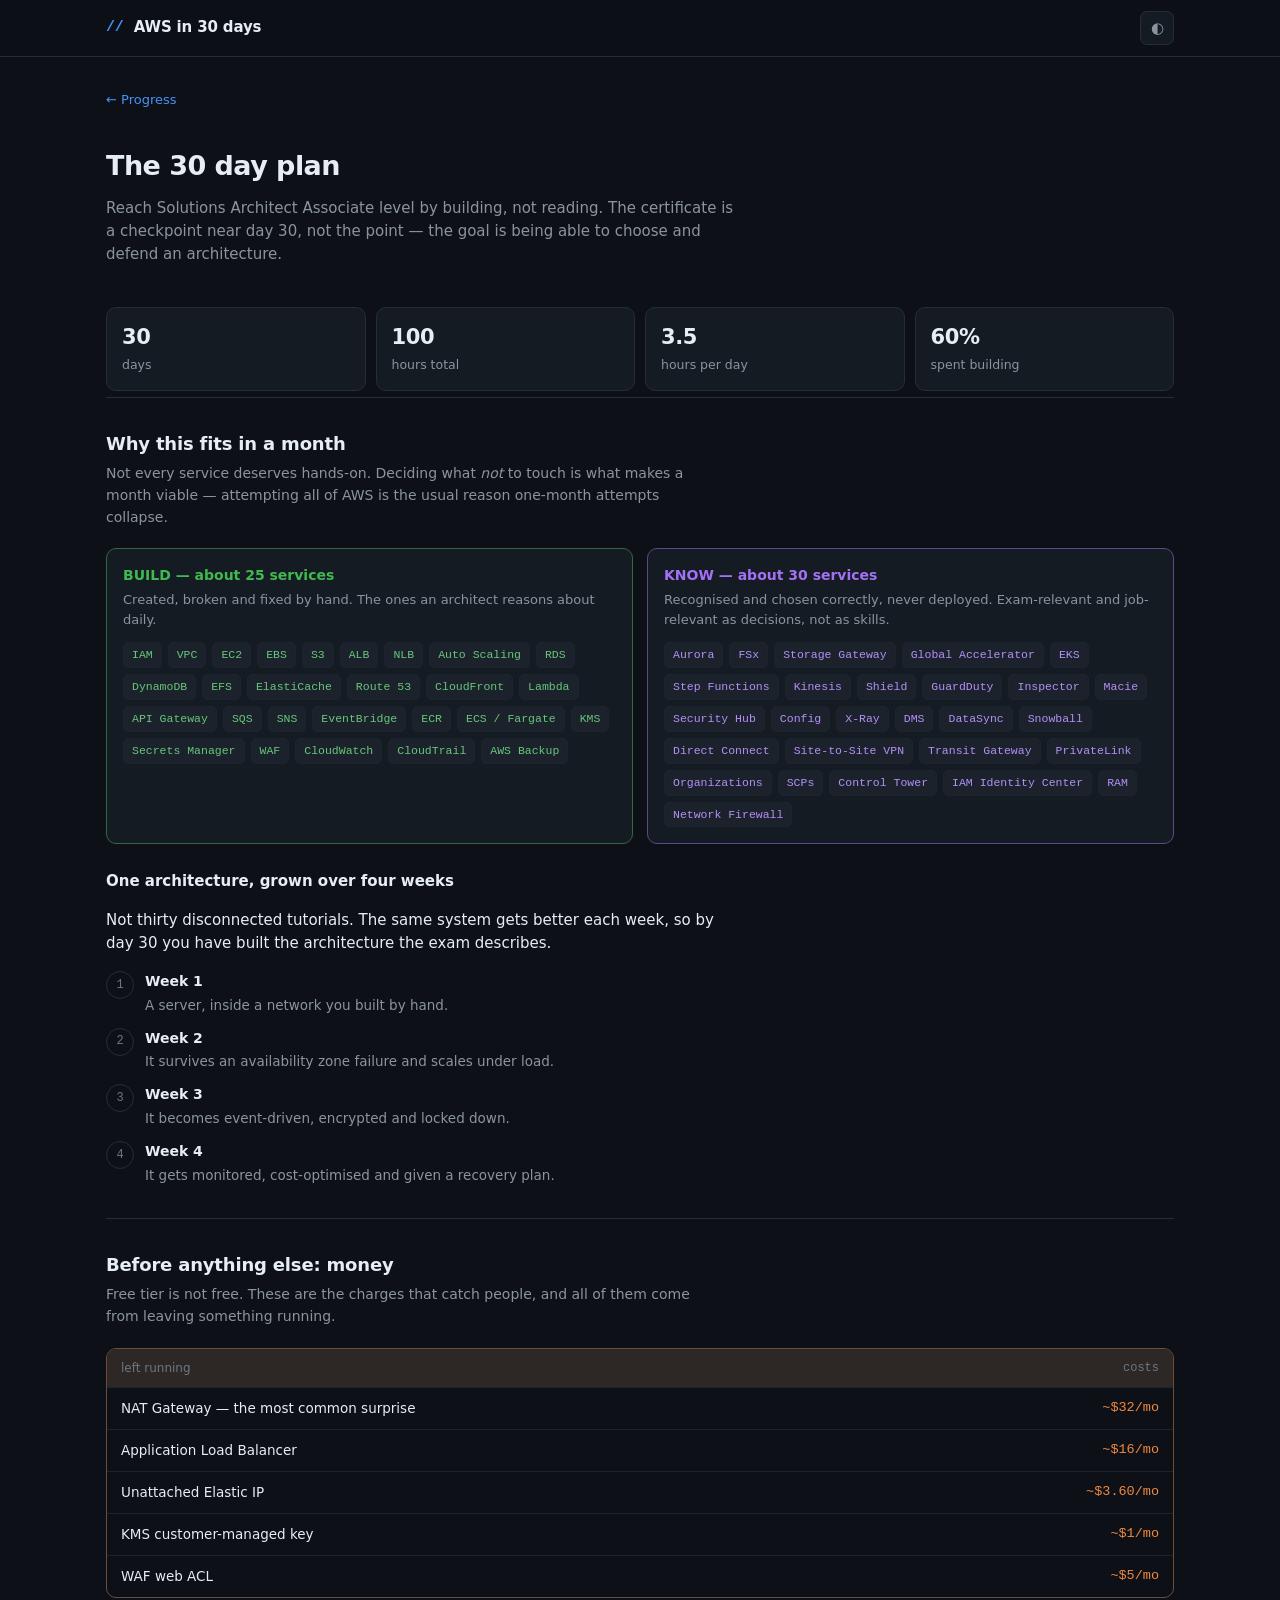
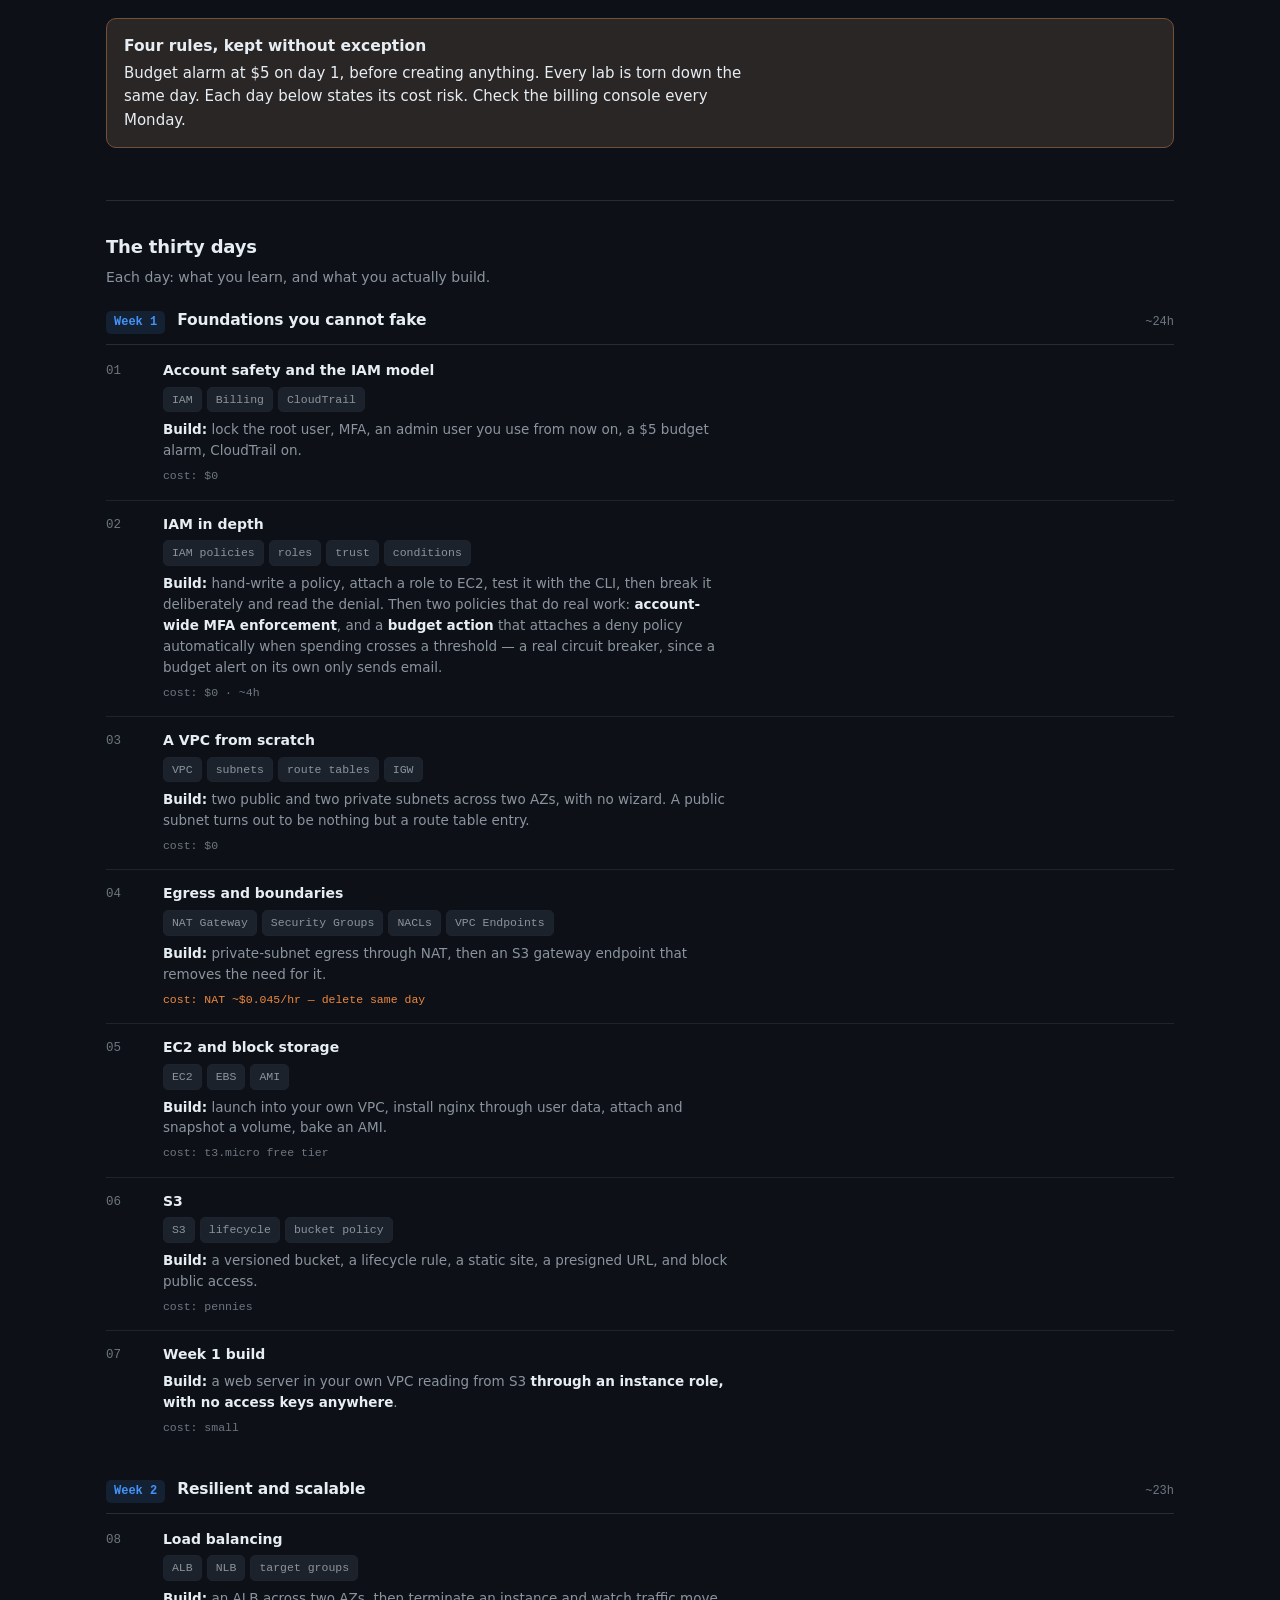
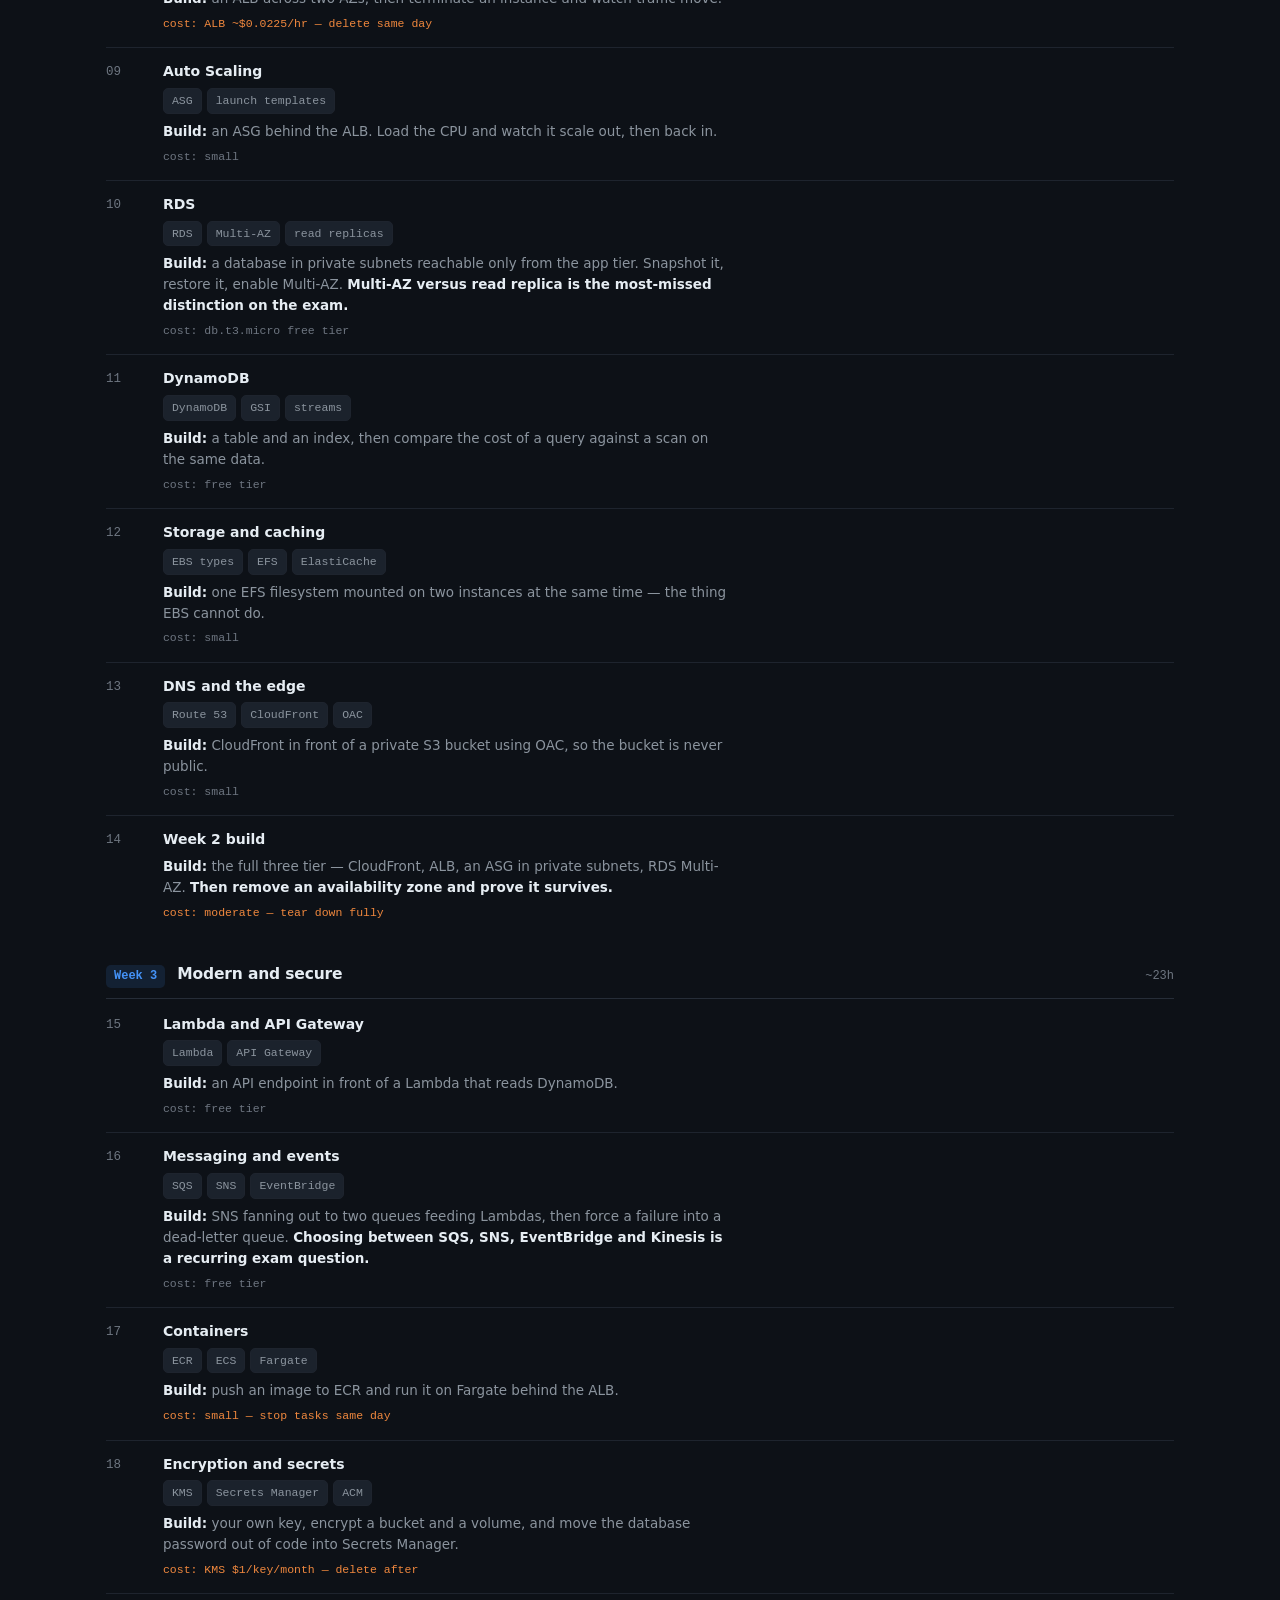
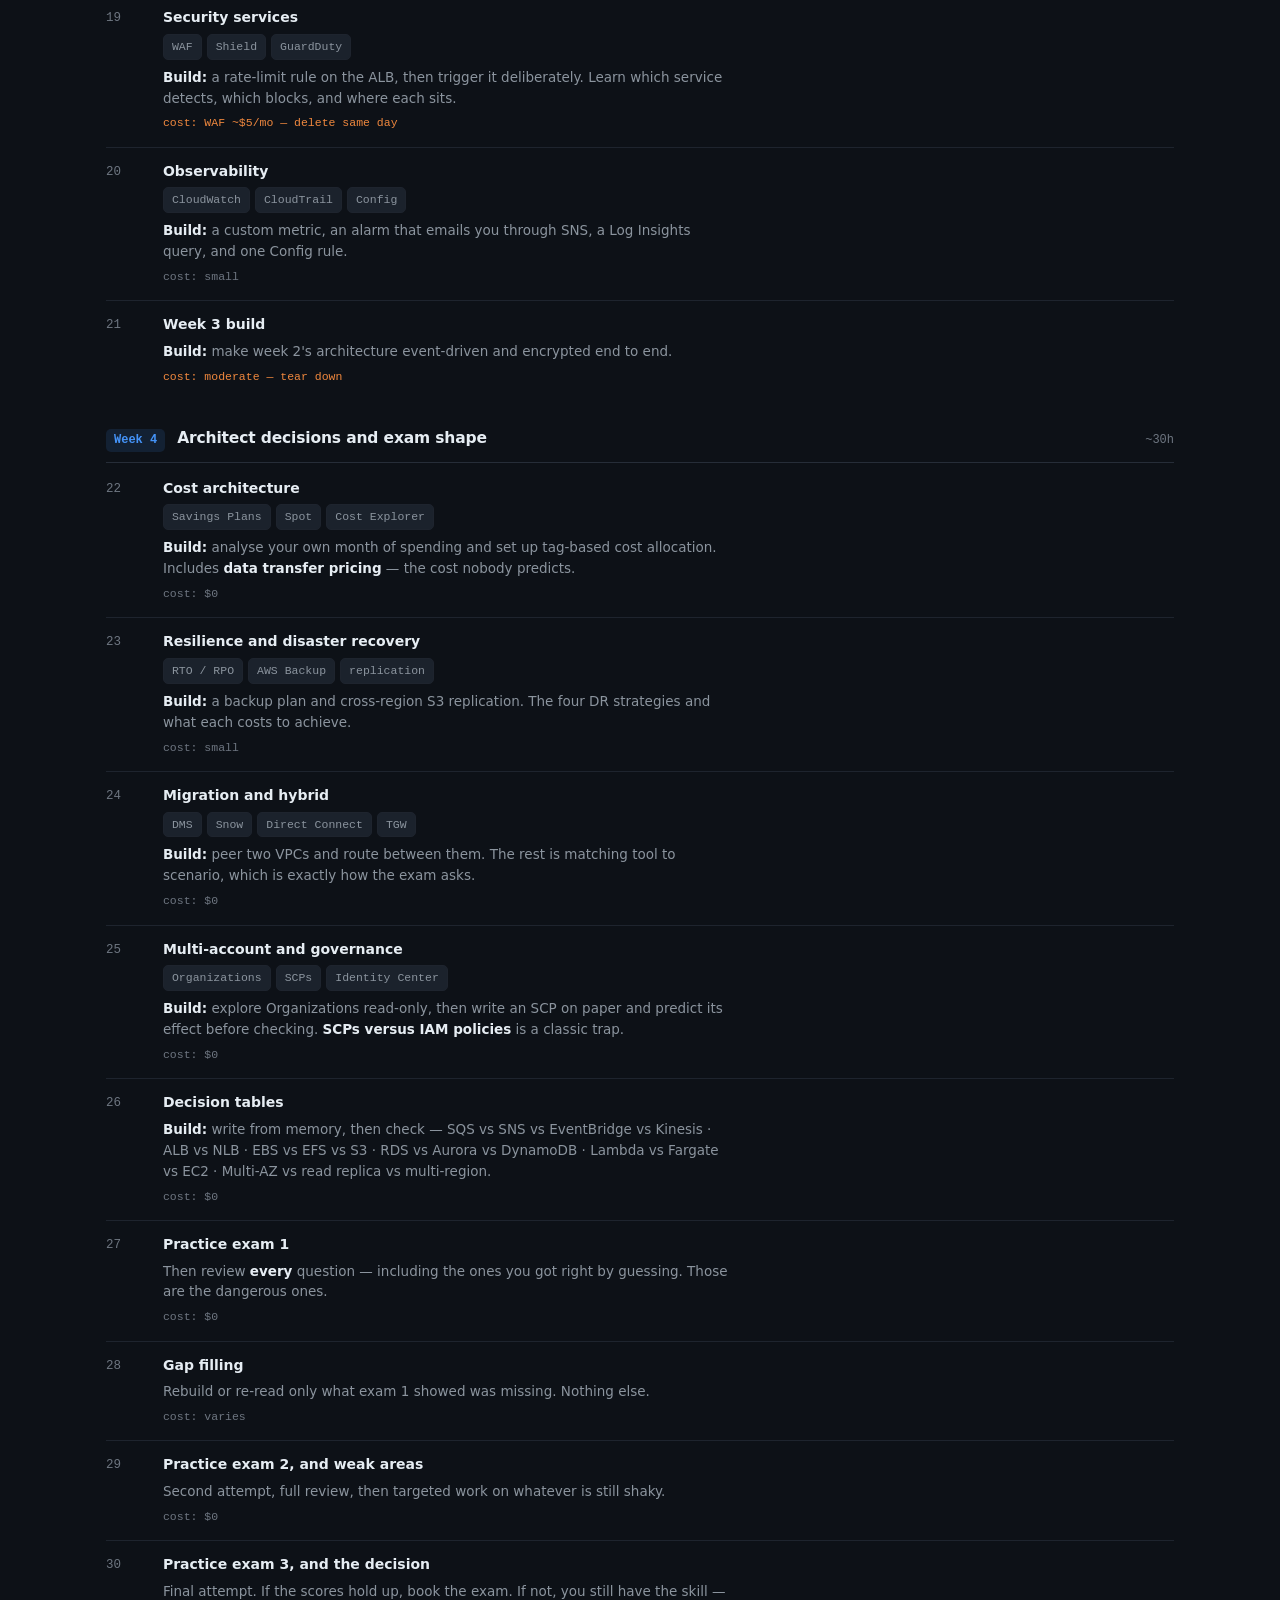
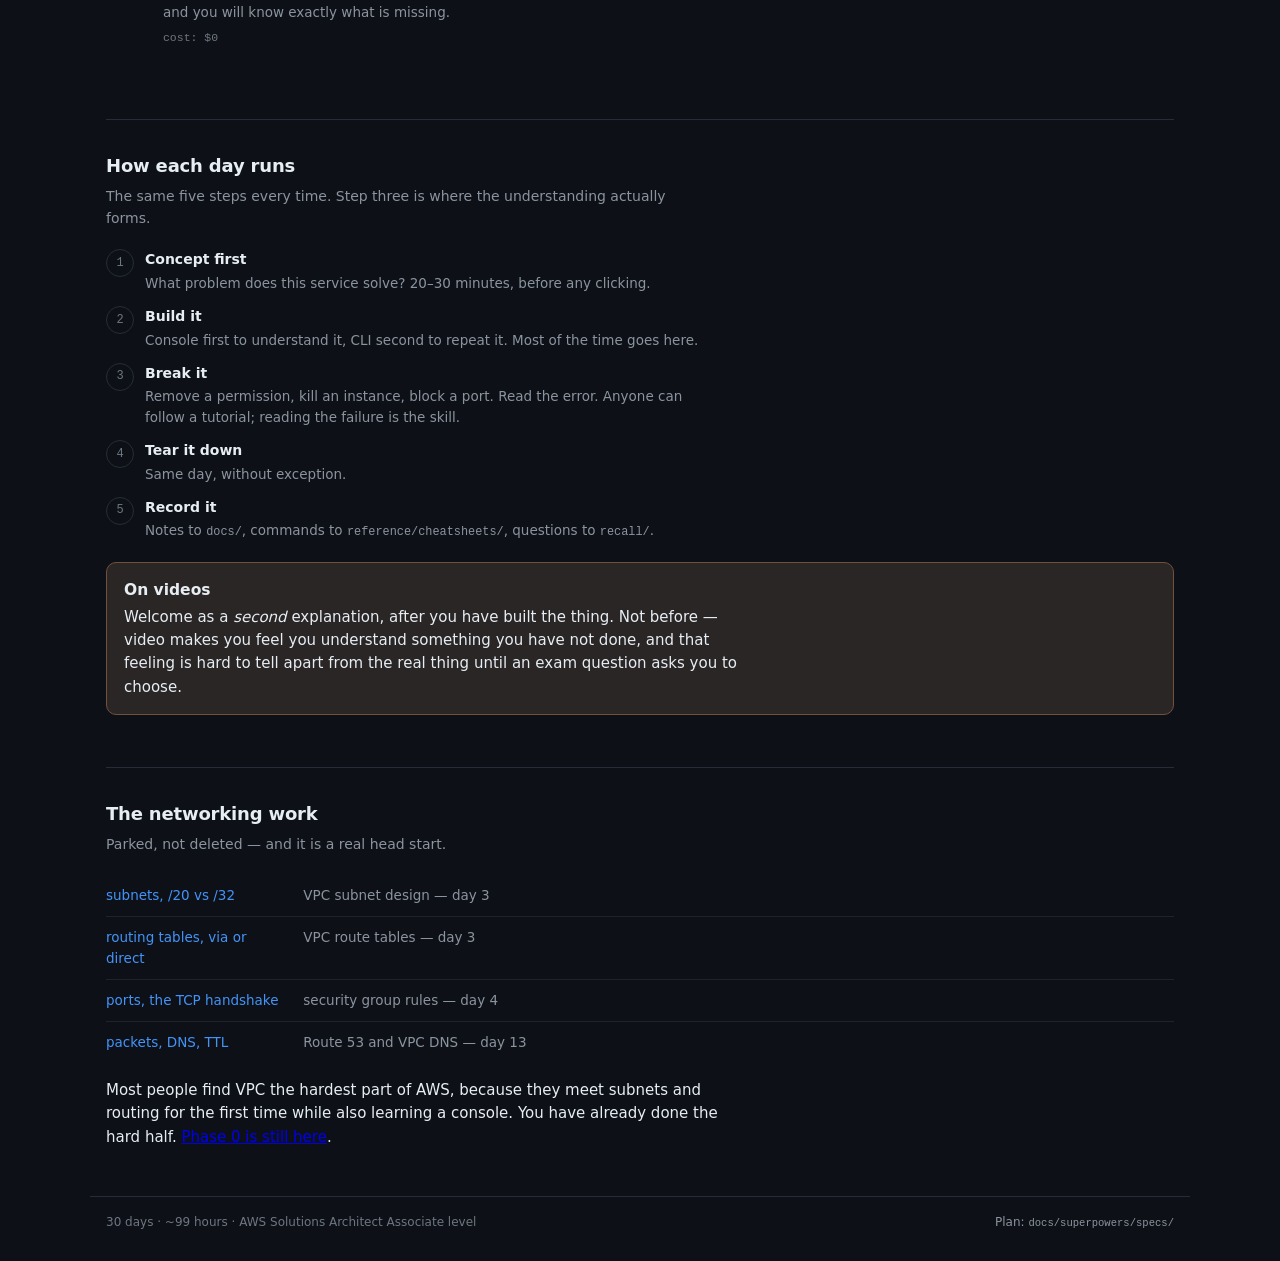
<file: site/plan.html>
<!doctype html>
<html lang="en" data-theme="dark">
<head>
<meta charset="utf-8">
<meta name="viewport" content="width=device-width, initial-scale=1">
<title>The 30 day plan</title>
<link rel="stylesheet" href="assets/site.css">
<style>
  :root {
    --build: #3fb950;
    --know:  #a371f7;
    --warn:  #f0883e;
  }
  :root[data-theme="light"] {
    --build: #1a7f37;
    --know:  #8250df;
    --warn:  #bc4c00;
  }

  .crumb { padding: 20px 0 0; font-size: 13px; }
  .crumb a { color: var(--accent); text-decoration: none; }
  .crumb a:hover { text-decoration: underline; }

  .lede { padding: 22px 0 10px; max-width: 66ch; }
  .lede h1 { margin: 0 0 10px; font-size: 27px; letter-spacing: -.02em; }
  .lede p { margin: 0 0 10px; color: var(--ink-dim); }

  .facts { display: grid; grid-template-columns: repeat(auto-fit, minmax(130px, 1fr)); gap: 10px; margin: 20px 0 6px; }
  .fact { background: var(--panel); border: 1px solid var(--line); border-radius: var(--radius); padding: 13px 15px; }
  .fact b { display: block; font-size: 21px; letter-spacing: -.02em; }
  .fact span { font-size: 12.5px; color: var(--ink-dim); }

  section { padding: 32px 0; border-top: 1px solid var(--line); }
  section > h2 { margin: 0 0 6px; font-size: 18px; letter-spacing: -.01em; }
  section > .sub { margin: 0 0 20px; color: var(--ink-dim); font-size: 14px; max-width: 66ch; }
  h3.minor { margin: 26px 0 10px; font-size: 15px; }
  p { max-width: 66ch; }

  /* service tiers */
  .tiers { display: grid; grid-template-columns: repeat(auto-fit, minmax(290px, 1fr)); gap: 14px; margin-bottom: 18px; }
  .tier { background: var(--panel); border: 1px solid var(--line); border-radius: var(--radius); padding: 16px; }
  .tier.b { border-color: color-mix(in srgb, var(--build) 42%, var(--line)); }
  .tier.k { border-color: color-mix(in srgb, var(--know) 42%, var(--line)); }
  .tier h4 { margin: 0 0 3px; font-size: 14px; }
  .tier.b h4 { color: var(--build); }
  .tier.k h4 { color: var(--know); }
  .tier .note { margin: 0 0 12px; font-size: 13px; color: var(--ink-dim); }
  .chips { display: flex; flex-wrap: wrap; gap: 6px; }
  .chip {
    font-family: var(--mono); font-size: 11.5px; padding: 3px 8px;
    border-radius: 5px; background: var(--panel-2); border: 1px solid var(--line-soft);
    color: var(--ink-dim);
  }
  .tier.b .chip { color: color-mix(in srgb, var(--build) 75%, var(--ink)); }
  .tier.k .chip { color: color-mix(in srgb, var(--know) 75%, var(--ink)); }

  /* weeks */
  .week { margin-bottom: 26px; }
  .week > header {
    display: flex; align-items: baseline; gap: 12px; flex-wrap: wrap;
    padding-bottom: 10px; margin-bottom: 2px; border-bottom: 1px solid var(--line);
  }
  .wnum {
    font-family: var(--mono); font-size: 12px; font-weight: 600; color: var(--accent);
    background: color-mix(in srgb, var(--accent) 12%, transparent);
    padding: 2px 8px; border-radius: 5px;
  }
  .wtitle { font-size: 15.5px; font-weight: 600; letter-spacing: -.01em; }
  .whours { margin-left: auto; font-family: var(--mono); font-size: 12px; color: var(--ink-faint); }

  .day {
    display: grid; grid-template-columns: 4.5ch 1fr; gap: 14px;
    padding: 13px 0; border-bottom: 1px solid var(--line-soft);
  }
  .day:last-child { border-bottom: 0; }
  .dnum { font-family: var(--mono); font-size: 12.5px; color: var(--ink-faint); padding-top: 2px; }
  .dbody h5 { margin: 0 0 5px; font-size: 14px; font-weight: 600; }
  .dsvc { display: flex; flex-wrap: wrap; gap: 5px; margin-bottom: 7px; }
  .dbuild { margin: 0; font-size: 13.5px; color: var(--ink-dim); }
  .dbuild b { color: var(--ink); font-weight: 600; }
  .dcost {
    display: inline-block; margin-top: 6px; font-size: 11.5px;
    font-family: var(--mono); color: var(--ink-faint);
  }
  .dcost.paid { color: var(--warn); }

  /* cost table */
  .costs { border: 1px solid color-mix(in srgb, var(--warn) 35%, var(--line)); border-radius: var(--radius); overflow: hidden; margin: 16px 0 20px; }
  .crow { display: grid; grid-template-columns: 1fr 13ch; gap: 12px; padding: 10px 14px; font-size: 13.5px; border-bottom: 1px solid var(--line-soft); }
  .crow:last-child { border-bottom: 0; }
  .crow.head { background: color-mix(in srgb, var(--warn) 11%, var(--panel)); color: var(--ink-faint); font-size: 12px; }
  .crow span:last-child { font-family: var(--mono); color: var(--warn); text-align: right; }
  .crow.head span:last-child { color: var(--ink-faint); }

  /* method steps - a genuine sequence, so numbered */
  .steps { counter-reset: s; display: grid; gap: 12px; margin: 16px 0 0; }
  .step { counter-increment: s; display: grid; grid-template-columns: 26px 1fr; gap: 13px; align-items: start; }
  .step::before {
    content: counter(s); font-family: var(--mono); font-size: 12px;
    width: 26px; height: 26px; display: grid; place-items: center;
    border: 1px solid var(--line); border-radius: 50%; color: var(--ink-faint);
  }
  .step b { display: block; font-size: 14px; margin-bottom: 2px; }
  .step p { margin: 0; font-size: 13.5px; color: var(--ink-dim); }

  .callout {
    margin: 20px 0; padding: 15px 17px; border-radius: var(--radius);
    background: color-mix(in srgb, var(--warn) 10%, var(--panel));
    border: 1px solid color-mix(in srgb, var(--warn) 38%, var(--line));
  }
  .callout p { margin: 0; }
  .callout .big { font-size: 15.5px; font-weight: 600; margin-bottom: 4px; }

  .vocab { display: grid; }
  .vrow { display: grid; grid-template-columns: 19ch 1fr; gap: 16px; padding: 10px 0; border-bottom: 1px solid var(--line-soft); }
  .vrow:last-child { border-bottom: 0; }
  .vrow dt { font-size: 13.5px; color: var(--accent); }
  .vrow dd { margin: 0; font-size: 13.5px; color: var(--ink-dim); }

  .foot { display: flex; justify-content: space-between; gap: 16px; flex-wrap: wrap;
    border-top: 1px solid var(--line); padding-top: 16px; padding-bottom: 34px;
    font-size: 12px; color: var(--ink-faint); }

  @media (max-width: 620px) {
    .day { grid-template-columns: 1fr; gap: 4px; }
    .vrow { grid-template-columns: 1fr; gap: 2px; }
    .whours { margin-left: 0; }
  }
  @media (prefers-reduced-motion: reduce) { * { transition: none !important; } }
</style>
</head>
<body>

<header class="topbar">
  <div class="wrap topbar-inner">
    <div class="brand"><span class="brand-mark">//</span><span>AWS in 30 days</span></div>
    <div class="topbar-tools"><button id="theme" type="button" title="Toggle theme">◐</button></div>
  </div>
</header>

<main class="wrap">

  <p class="crumb"><a href="index.html">← Progress</a></p>

  <div class="lede">
    <h1>The 30 day plan</h1>
    <p>Reach Solutions Architect Associate level by building, not reading.
    The certificate is a checkpoint near day 30, not the point — the goal is
    being able to choose and defend an architecture.</p>
  </div>

  <div class="facts">
    <div class="fact"><b>30</b><span>days</span></div>
    <div class="fact"><b>100</b><span>hours total</span></div>
    <div class="fact"><b>3.5</b><span>hours per day</span></div>
    <div class="fact"><b>60%</b><span>spent building</span></div>
  </div>

  <section>
    <h2>Why this fits in a month</h2>
    <p class="sub">Not every service deserves hands-on. Deciding what
    <em>not</em> to touch is what makes a month viable — attempting all of
    AWS is the usual reason one-month attempts collapse.</p>

    <div class="tiers">
      <div class="tier b">
        <h4>BUILD — about 25 services</h4>
        <p class="note">Created, broken and fixed by hand. The ones an
        architect reasons about daily.</p>
        <div class="chips">
          <span class="chip">IAM</span><span class="chip">VPC</span><span class="chip">EC2</span>
          <span class="chip">EBS</span><span class="chip">S3</span><span class="chip">ALB</span>
          <span class="chip">NLB</span><span class="chip">Auto Scaling</span><span class="chip">RDS</span>
          <span class="chip">DynamoDB</span><span class="chip">EFS</span><span class="chip">ElastiCache</span>
          <span class="chip">Route 53</span><span class="chip">CloudFront</span><span class="chip">Lambda</span>
          <span class="chip">API Gateway</span><span class="chip">SQS</span><span class="chip">SNS</span>
          <span class="chip">EventBridge</span><span class="chip">ECR</span><span class="chip">ECS / Fargate</span>
          <span class="chip">KMS</span><span class="chip">Secrets Manager</span><span class="chip">WAF</span>
          <span class="chip">CloudWatch</span><span class="chip">CloudTrail</span><span class="chip">AWS Backup</span>
        </div>
      </div>

      <div class="tier k">
        <h4>KNOW — about 30 services</h4>
        <p class="note">Recognised and chosen correctly, never deployed.
        Exam-relevant and job-relevant as decisions, not as skills.</p>
        <div class="chips">
          <span class="chip">Aurora</span><span class="chip">FSx</span><span class="chip">Storage Gateway</span>
          <span class="chip">Global Accelerator</span><span class="chip">EKS</span><span class="chip">Step Functions</span>
          <span class="chip">Kinesis</span><span class="chip">Shield</span><span class="chip">GuardDuty</span>
          <span class="chip">Inspector</span><span class="chip">Macie</span><span class="chip">Security Hub</span>
          <span class="chip">Config</span><span class="chip">X-Ray</span><span class="chip">DMS</span>
          <span class="chip">DataSync</span><span class="chip">Snowball</span><span class="chip">Direct Connect</span>
          <span class="chip">Site-to-Site VPN</span><span class="chip">Transit Gateway</span><span class="chip">PrivateLink</span>
          <span class="chip">Organizations</span><span class="chip">SCPs</span><span class="chip">Control Tower</span>
          <span class="chip">IAM Identity Center</span><span class="chip">RAM</span><span class="chip">Network Firewall</span>
        </div>
      </div>
    </div>

    <h3 class="minor">One architecture, grown over four weeks</h3>
    <p>Not thirty disconnected tutorials. The same system gets better each
    week, so by day 30 you have built the architecture the exam describes.</p>
    <div class="steps">
      <div class="step"><div><b>Week 1</b><p>A server, inside a network you built by hand.</p></div></div>
      <div class="step"><div><b>Week 2</b><p>It survives an availability zone failure and scales under load.</p></div></div>
      <div class="step"><div><b>Week 3</b><p>It becomes event-driven, encrypted and locked down.</p></div></div>
      <div class="step"><div><b>Week 4</b><p>It gets monitored, cost-optimised and given a recovery plan.</p></div></div>
    </div>
  </section>

  <section>
    <h2>Before anything else: money</h2>
    <p class="sub">Free tier is not free. These are the charges that catch
    people, and all of them come from leaving something running.</p>

    <div class="costs">
      <div class="crow head"><span>left running</span><span>costs</span></div>
      <div class="crow"><span>NAT Gateway — the most common surprise</span><span>~$32/mo</span></div>
      <div class="crow"><span>Application Load Balancer</span><span>~$16/mo</span></div>
      <div class="crow"><span>Unattached Elastic IP</span><span>~$3.60/mo</span></div>
      <div class="crow"><span>KMS customer-managed key</span><span>~$1/mo</span></div>
      <div class="crow"><span>WAF web ACL</span><span>~$5/mo</span></div>
    </div>

    <div class="callout">
      <p class="big">Four rules, kept without exception</p>
      <p>Budget alarm at $5 on day 1, before creating anything. Every lab is
      torn down the same day. Each day below states its cost risk. Check the
      billing console every Monday.</p>
    </div>
  </section>

  <section>
    <h2>The thirty days</h2>
    <p class="sub">Each day: what you learn, and what you actually build.</p>

    <div class="week">
      <header>
        <span class="wnum">Week 1</span>
        <span class="wtitle">Foundations you cannot fake</span>
        <span class="whours">~24h</span>
      </header>

      <div class="day"><div class="dnum">01</div><div class="dbody">
        <h5>Account safety and the IAM model</h5>
        <div class="dsvc"><span class="chip">IAM</span><span class="chip">Billing</span><span class="chip">CloudTrail</span></div>
        <p class="dbuild"><b>Build:</b> lock the root user, MFA, an admin user you use from now on, a $5 budget alarm, CloudTrail on.</p>
        <span class="dcost">cost: $0</span>
      </div></div>

      <div class="day"><div class="dnum">02</div><div class="dbody">
        <h5>IAM in depth</h5>
        <div class="dsvc"><span class="chip">IAM policies</span><span class="chip">roles</span><span class="chip">trust</span><span class="chip">conditions</span></div>
        <p class="dbuild"><b>Build:</b> hand-write a policy, attach a role to EC2, test it with the CLI, then break it deliberately and read the denial. Then two policies that do real work: <b>account-wide MFA enforcement</b>, and a <b>budget action</b> that attaches a deny policy automatically when spending crosses a threshold — a real circuit breaker, since a budget alert on its own only sends email.</p>
        <span class="dcost">cost: $0 · ~4h</span>
      </div></div>

      <div class="day"><div class="dnum">03</div><div class="dbody">
        <h5>A VPC from scratch</h5>
        <div class="dsvc"><span class="chip">VPC</span><span class="chip">subnets</span><span class="chip">route tables</span><span class="chip">IGW</span></div>
        <p class="dbuild"><b>Build:</b> two public and two private subnets across two AZs, with no wizard. A public subnet turns out to be nothing but a route table entry.</p>
        <span class="dcost">cost: $0</span>
      </div></div>

      <div class="day"><div class="dnum">04</div><div class="dbody">
        <h5>Egress and boundaries</h5>
        <div class="dsvc"><span class="chip">NAT Gateway</span><span class="chip">Security Groups</span><span class="chip">NACLs</span><span class="chip">VPC Endpoints</span></div>
        <p class="dbuild"><b>Build:</b> private-subnet egress through NAT, then an S3 gateway endpoint that removes the need for it.</p>
        <span class="dcost paid">cost: NAT ~$0.045/hr — delete same day</span>
      </div></div>

      <div class="day"><div class="dnum">05</div><div class="dbody">
        <h5>EC2 and block storage</h5>
        <div class="dsvc"><span class="chip">EC2</span><span class="chip">EBS</span><span class="chip">AMI</span></div>
        <p class="dbuild"><b>Build:</b> launch into your own VPC, install nginx through user data, attach and snapshot a volume, bake an AMI.</p>
        <span class="dcost">cost: t3.micro free tier</span>
      </div></div>

      <div class="day"><div class="dnum">06</div><div class="dbody">
        <h5>S3</h5>
        <div class="dsvc"><span class="chip">S3</span><span class="chip">lifecycle</span><span class="chip">bucket policy</span></div>
        <p class="dbuild"><b>Build:</b> a versioned bucket, a lifecycle rule, a static site, a presigned URL, and block public access.</p>
        <span class="dcost">cost: pennies</span>
      </div></div>

      <div class="day"><div class="dnum">07</div><div class="dbody">
        <h5>Week 1 build</h5>
        <p class="dbuild"><b>Build:</b> a web server in your own VPC reading from S3 <b>through an instance role, with no access keys anywhere</b>.</p>
        <span class="dcost">cost: small</span>
      </div></div>
    </div>

    <div class="week">
      <header>
        <span class="wnum">Week 2</span>
        <span class="wtitle">Resilient and scalable</span>
        <span class="whours">~23h</span>
      </header>

      <div class="day"><div class="dnum">08</div><div class="dbody">
        <h5>Load balancing</h5>
        <div class="dsvc"><span class="chip">ALB</span><span class="chip">NLB</span><span class="chip">target groups</span></div>
        <p class="dbuild"><b>Build:</b> an ALB across two AZs, then terminate an instance and watch traffic move.</p>
        <span class="dcost paid">cost: ALB ~$0.0225/hr — delete same day</span>
      </div></div>

      <div class="day"><div class="dnum">09</div><div class="dbody">
        <h5>Auto Scaling</h5>
        <div class="dsvc"><span class="chip">ASG</span><span class="chip">launch templates</span></div>
        <p class="dbuild"><b>Build:</b> an ASG behind the ALB. Load the CPU and watch it scale out, then back in.</p>
        <span class="dcost">cost: small</span>
      </div></div>

      <div class="day"><div class="dnum">10</div><div class="dbody">
        <h5>RDS</h5>
        <div class="dsvc"><span class="chip">RDS</span><span class="chip">Multi-AZ</span><span class="chip">read replicas</span></div>
        <p class="dbuild"><b>Build:</b> a database in private subnets reachable only from the app tier. Snapshot it, restore it, enable Multi-AZ. <b>Multi-AZ versus read replica is the most-missed distinction on the exam.</b></p>
        <span class="dcost">cost: db.t3.micro free tier</span>
      </div></div>

      <div class="day"><div class="dnum">11</div><div class="dbody">
        <h5>DynamoDB</h5>
        <div class="dsvc"><span class="chip">DynamoDB</span><span class="chip">GSI</span><span class="chip">streams</span></div>
        <p class="dbuild"><b>Build:</b> a table and an index, then compare the cost of a query against a scan on the same data.</p>
        <span class="dcost">cost: free tier</span>
      </div></div>

      <div class="day"><div class="dnum">12</div><div class="dbody">
        <h5>Storage and caching</h5>
        <div class="dsvc"><span class="chip">EBS types</span><span class="chip">EFS</span><span class="chip">ElastiCache</span></div>
        <p class="dbuild"><b>Build:</b> one EFS filesystem mounted on two instances at the same time — the thing EBS cannot do.</p>
        <span class="dcost">cost: small</span>
      </div></div>

      <div class="day"><div class="dnum">13</div><div class="dbody">
        <h5>DNS and the edge</h5>
        <div class="dsvc"><span class="chip">Route 53</span><span class="chip">CloudFront</span><span class="chip">OAC</span></div>
        <p class="dbuild"><b>Build:</b> CloudFront in front of a private S3 bucket using OAC, so the bucket is never public.</p>
        <span class="dcost">cost: small</span>
      </div></div>

      <div class="day"><div class="dnum">14</div><div class="dbody">
        <h5>Week 2 build</h5>
        <p class="dbuild"><b>Build:</b> the full three tier — CloudFront, ALB, an ASG in private subnets, RDS Multi-AZ. <b>Then remove an availability zone and prove it survives.</b></p>
        <span class="dcost paid">cost: moderate — tear down fully</span>
      </div></div>
    </div>

    <div class="week">
      <header>
        <span class="wnum">Week 3</span>
        <span class="wtitle">Modern and secure</span>
        <span class="whours">~23h</span>
      </header>

      <div class="day"><div class="dnum">15</div><div class="dbody">
        <h5>Lambda and API Gateway</h5>
        <div class="dsvc"><span class="chip">Lambda</span><span class="chip">API Gateway</span></div>
        <p class="dbuild"><b>Build:</b> an API endpoint in front of a Lambda that reads DynamoDB.</p>
        <span class="dcost">cost: free tier</span>
      </div></div>

      <div class="day"><div class="dnum">16</div><div class="dbody">
        <h5>Messaging and events</h5>
        <div class="dsvc"><span class="chip">SQS</span><span class="chip">SNS</span><span class="chip">EventBridge</span></div>
        <p class="dbuild"><b>Build:</b> SNS fanning out to two queues feeding Lambdas, then force a failure into a dead-letter queue. <b>Choosing between SQS, SNS, EventBridge and Kinesis is a recurring exam question.</b></p>
        <span class="dcost">cost: free tier</span>
      </div></div>

      <div class="day"><div class="dnum">17</div><div class="dbody">
        <h5>Containers</h5>
        <div class="dsvc"><span class="chip">ECR</span><span class="chip">ECS</span><span class="chip">Fargate</span></div>
        <p class="dbuild"><b>Build:</b> push an image to ECR and run it on Fargate behind the ALB.</p>
        <span class="dcost paid">cost: small — stop tasks same day</span>
      </div></div>

      <div class="day"><div class="dnum">18</div><div class="dbody">
        <h5>Encryption and secrets</h5>
        <div class="dsvc"><span class="chip">KMS</span><span class="chip">Secrets Manager</span><span class="chip">ACM</span></div>
        <p class="dbuild"><b>Build:</b> your own key, encrypt a bucket and a volume, and move the database password out of code into Secrets Manager.</p>
        <span class="dcost paid">cost: KMS $1/key/month — delete after</span>
      </div></div>

      <div class="day"><div class="dnum">19</div><div class="dbody">
        <h5>Security services</h5>
        <div class="dsvc"><span class="chip">WAF</span><span class="chip">Shield</span><span class="chip">GuardDuty</span></div>
        <p class="dbuild"><b>Build:</b> a rate-limit rule on the ALB, then trigger it deliberately. Learn which service detects, which blocks, and where each sits.</p>
        <span class="dcost paid">cost: WAF ~$5/mo — delete same day</span>
      </div></div>

      <div class="day"><div class="dnum">20</div><div class="dbody">
        <h5>Observability</h5>
        <div class="dsvc"><span class="chip">CloudWatch</span><span class="chip">CloudTrail</span><span class="chip">Config</span></div>
        <p class="dbuild"><b>Build:</b> a custom metric, an alarm that emails you through SNS, a Log Insights query, and one Config rule.</p>
        <span class="dcost">cost: small</span>
      </div></div>

      <div class="day"><div class="dnum">21</div><div class="dbody">
        <h5>Week 3 build</h5>
        <p class="dbuild"><b>Build:</b> make week 2's architecture event-driven and encrypted end to end.</p>
        <span class="dcost paid">cost: moderate — tear down</span>
      </div></div>
    </div>

    <div class="week">
      <header>
        <span class="wnum">Week 4</span>
        <span class="wtitle">Architect decisions and exam shape</span>
        <span class="whours">~30h</span>
      </header>

      <div class="day"><div class="dnum">22</div><div class="dbody">
        <h5>Cost architecture</h5>
        <div class="dsvc"><span class="chip">Savings Plans</span><span class="chip">Spot</span><span class="chip">Cost Explorer</span></div>
        <p class="dbuild"><b>Build:</b> analyse your own month of spending and set up tag-based cost allocation. Includes <b>data transfer pricing</b> — the cost nobody predicts.</p>
        <span class="dcost">cost: $0</span>
      </div></div>

      <div class="day"><div class="dnum">23</div><div class="dbody">
        <h5>Resilience and disaster recovery</h5>
        <div class="dsvc"><span class="chip">RTO / RPO</span><span class="chip">AWS Backup</span><span class="chip">replication</span></div>
        <p class="dbuild"><b>Build:</b> a backup plan and cross-region S3 replication. The four DR strategies and what each costs to achieve.</p>
        <span class="dcost">cost: small</span>
      </div></div>

      <div class="day"><div class="dnum">24</div><div class="dbody">
        <h5>Migration and hybrid</h5>
        <div class="dsvc"><span class="chip">DMS</span><span class="chip">Snow</span><span class="chip">Direct Connect</span><span class="chip">TGW</span></div>
        <p class="dbuild"><b>Build:</b> peer two VPCs and route between them. The rest is matching tool to scenario, which is exactly how the exam asks.</p>
        <span class="dcost">cost: $0</span>
      </div></div>

      <div class="day"><div class="dnum">25</div><div class="dbody">
        <h5>Multi-account and governance</h5>
        <div class="dsvc"><span class="chip">Organizations</span><span class="chip">SCPs</span><span class="chip">Identity Center</span></div>
        <p class="dbuild"><b>Build:</b> explore Organizations read-only, then write an SCP on paper and predict its effect before checking. <b>SCPs versus IAM policies</b> is a classic trap.</p>
        <span class="dcost">cost: $0</span>
      </div></div>

      <div class="day"><div class="dnum">26</div><div class="dbody">
        <h5>Decision tables</h5>
        <p class="dbuild"><b>Build:</b> write from memory, then check — SQS vs SNS vs EventBridge vs Kinesis · ALB vs NLB · EBS vs EFS vs S3 · RDS vs Aurora vs DynamoDB · Lambda vs Fargate vs EC2 · Multi-AZ vs read replica vs multi-region.</p>
        <span class="dcost">cost: $0</span>
      </div></div>

      <div class="day"><div class="dnum">27</div><div class="dbody">
        <h5>Practice exam 1</h5>
        <p class="dbuild">Then review <b>every</b> question — including the ones you got right by guessing. Those are the dangerous ones.</p>
        <span class="dcost">cost: $0</span>
      </div></div>

      <div class="day"><div class="dnum">28</div><div class="dbody">
        <h5>Gap filling</h5>
        <p class="dbuild">Rebuild or re-read only what exam 1 showed was missing. Nothing else.</p>
        <span class="dcost">cost: varies</span>
      </div></div>

      <div class="day"><div class="dnum">29</div><div class="dbody">
        <h5>Practice exam 2, and weak areas</h5>
        <p class="dbuild">Second attempt, full review, then targeted work on whatever is still shaky.</p>
        <span class="dcost">cost: $0</span>
      </div></div>

      <div class="day"><div class="dnum">30</div><div class="dbody">
        <h5>Practice exam 3, and the decision</h5>
        <p class="dbuild">Final attempt. If the scores hold up, book the exam. If not, you still have the skill — and you will know exactly what is missing.</p>
        <span class="dcost">cost: $0</span>
      </div></div>
    </div>
  </section>

  <section>
    <h2>How each day runs</h2>
    <p class="sub">The same five steps every time. Step three is where the
    understanding actually forms.</p>

    <div class="steps">
      <div class="step"><div><b>Concept first</b><p>What problem does this service solve? 20–30 minutes, before any clicking.</p></div></div>
      <div class="step"><div><b>Build it</b><p>Console first to understand it, CLI second to repeat it. Most of the time goes here.</p></div></div>
      <div class="step"><div><b>Break it</b><p>Remove a permission, kill an instance, block a port. Read the error. Anyone can follow a tutorial; reading the failure is the skill.</p></div></div>
      <div class="step"><div><b>Tear it down</b><p>Same day, without exception.</p></div></div>
      <div class="step"><div><b>Record it</b><p>Notes to <code>docs/</code>, commands to <code>reference/cheatsheets/</code>, questions to <code>recall/</code>.</p></div></div>
    </div>

    <div class="callout">
      <p class="big">On videos</p>
      <p>Welcome as a <em>second</em> explanation, after you have built the
      thing. Not before — video makes you feel you understand something you
      have not done, and that feeling is hard to tell apart from the real
      thing until an exam question asks you to choose.</p>
    </div>
  </section>

  <section>
    <h2>The networking work</h2>
    <p class="sub">Parked, not deleted — and it is a real head start.</p>

    <dl class="vocab">
      <div class="vrow"><dt>subnets, /20 vs /32</dt><dd>VPC subnet design — day 3</dd></div>
      <div class="vrow"><dt>routing tables, via or direct</dt><dd>VPC route tables — day 3</dd></div>
      <div class="vrow"><dt>ports, the TCP handshake</dt><dd>security group rules — day 4</dd></div>
      <div class="vrow"><dt>packets, DNS, TTL</dt><dd>Route 53 and VPC DNS — day 13</dd></div>
    </dl>

    <p style="margin-top:16px">Most people find VPC the hardest part of AWS,
    because they meet subnets and routing for the first time while also
    learning a console. You have already done the hard half.
    <a href="phase-0.html">Phase 0 is still here</a>.</p>
  </section>

</main>

<footer class="wrap foot">
  <span>30 days · ~99 hours · AWS Solutions Architect Associate level</span>
  <span class="muted">Plan: <code>docs/superpowers/specs/</code></span>
</footer>

<script>
(function () {
  "use strict";
  var THEME = "netcurriculum.theme";
  try {
    var saved = localStorage.getItem(THEME);
    if (saved) document.documentElement.dataset.theme = saved;
  } catch (e) { /* storage may be blocked; the page still works */ }
  document.getElementById("theme").addEventListener("click", function () {
    var next = document.documentElement.dataset.theme === "dark" ? "light" : "dark";
    document.documentElement.dataset.theme = next;
    try { localStorage.setItem(THEME, next); } catch (e) { /* ignore */ }
  });
})();
</script>
</body>
</html>
</file>
<file: site/assets/site.css>
:root {
  --bg: #0d1117; --panel: #151b23; --panel-2: #1b222c;
  --line: #262d38; --line-soft: #1e242e;
  --ink: #e6edf3; --ink-dim: #8b949e; --ink-faint: #6e7681;
  --accent: #4493f8; --done: #3fb950;
  --radius: 10px;
  --mono: ui-monospace, "Cascadia Code", "JetBrains Mono", Consolas, monospace;
  --sans: ui-sans-serif, system-ui, "Segoe UI", sans-serif;
}
:root[data-theme="light"] {
  --bg: #ffffff; --panel: #f6f8fa; --panel-2: #eef1f4;
  --line: #d0d7de; --line-soft: #e4e8ec;
  --ink: #1f2328; --ink-dim: #59636e; --ink-faint: #818b98;
  --accent: #0969da; --done: #1a7f37;
}
* { box-sizing: border-box; }
body {
  margin: 0; background: var(--bg); color: var(--ink);
  font-family: var(--sans); font-size: 15px; line-height: 1.55;
  -webkit-font-smoothing: antialiased;
}
.wrap { max-width: 1100px; margin: 0 auto; padding: 0 16px; }
.muted { color: var(--ink-dim); }
code { font-family: var(--mono); font-size: .88em; }

.topbar {
  position: sticky; top: 0; z-index: 10;
  background: color-mix(in srgb, var(--bg) 88%, transparent);
  backdrop-filter: blur(8px);
  border-bottom: 1px solid var(--line);
}
.topbar-inner {
  display: flex; align-items: center; justify-content: space-between;
  gap: 16px; height: 56px;
}
.brand { display: flex; align-items: center; gap: 10px; font-weight: 600; letter-spacing: -.01em; }
.brand-mark { font-family: var(--mono); color: var(--accent); }
.topbar-tools { display: flex; gap: 8px; align-items: center; }
#search {
  width: min(280px, 44vw); padding: 7px 11px;
  background: var(--panel); color: var(--ink);
  border: 1px solid var(--line); border-radius: 7px;
  font: inherit; font-size: 14px;
}
#search:focus { outline: 2px solid var(--accent); outline-offset: -1px; border-color: transparent; }
#theme {
  width: 34px; height: 34px; cursor: pointer;
  background: var(--panel); color: var(--ink-dim);
  border: 1px solid var(--line); border-radius: 7px; font-size: 15px;
}
#theme:hover { color: var(--ink); }

.summary { padding: 32px 0 20px; }
.summary-head { display: flex; align-items: baseline; justify-content: space-between; gap: 16px; flex-wrap: wrap; }
.summary h1 { margin: 0; font-size: 20px; letter-spacing: -.01em; }
#overall-text { margin: 0; font-family: var(--mono); font-size: 13px; }
.note { margin: 14px 0 0; font-size: 13px; color: var(--ink-faint); max-width: 62ch; }

.bar { height: 5px; background: var(--panel-2); border-radius: 99px; overflow: hidden; }
.bar-lg { height: 7px; margin-top: 12px; }
.bar-fill { height: 100%; width: 0; background: var(--done); border-radius: 99px; transition: width .25s ease; }

.phases { display: grid; gap: 14px; padding-bottom: 40px; }
.phase {
  background: var(--panel); border: 1px solid var(--line);
  border-radius: var(--radius); overflow: hidden;
}
.phase[data-complete="true"] { border-color: color-mix(in srgb, var(--done) 40%, var(--line)); }
.phase-head {
  display: flex; align-items: center; gap: 12px;
  padding: 13px 16px; cursor: pointer; user-select: none;
}
.phase-head::-webkit-details-marker { display: none; }
.phase-head { list-style: none; }
.phase-head:hover { background: var(--panel-2); }
.chev { color: var(--ink-faint); font-size: 11px; width: 10px; transition: transform .15s ease; }
.phase[open] .chev { transform: rotate(90deg); }
.phase-id {
  font-family: var(--mono); font-size: 12px; font-weight: 600;
  color: var(--accent); background: color-mix(in srgb, var(--accent) 12%, transparent);
  padding: 2px 7px; border-radius: 5px; min-width: 34px; text-align: center;
}
.phase-title { font-weight: 600; letter-spacing: -.01em; }
.phase-meta { margin-left: auto; display: flex; align-items: center; gap: 12px; }
.phase-count { font-family: var(--mono); font-size: 12px; color: var(--ink-dim); white-space: nowrap; }
.phase-meta .bar { width: 76px; }
.viz-link {
  font-size: 12px; color: var(--accent); text-decoration: none;
  border: 1px solid color-mix(in srgb, var(--accent) 35%, transparent);
  padding: 2px 8px; border-radius: 5px;
}
.viz-link:hover { background: color-mix(in srgb, var(--accent) 12%, transparent); }
.viz-soon { font-size: 12px; color: var(--ink-faint); }

.modules { border-top: 1px solid var(--line-soft); padding: 6px 0; }
.mod { display: flex; align-items: flex-start; gap: 11px; padding: 6px 16px 6px 38px; }
.mod:hover { background: var(--panel-2); }
.mod input { margin: 4px 0 0; accent-color: var(--done); cursor: pointer; flex: none; }
.mod label { cursor: pointer; display: flex; gap: 10px; align-items: baseline; flex-wrap: wrap; }
.mod-id { font-family: var(--mono); font-size: 12px; color: var(--ink-faint); flex: none; }
.mod-title { font-size: 14px; }
.mod input:checked ~ label .mod-title { color: var(--ink-dim); text-decoration: line-through; }
.mod input:checked ~ label .mod-id { color: var(--done); }

.empty { text-align: center; color: var(--ink-faint); padding: 40px 0; }
.foot {
  display: flex; justify-content: space-between; gap: 16px; flex-wrap: wrap;
  border-top: 1px solid var(--line); padding-top: 16px; padding-bottom: 32px;
  font-size: 12px; color: var(--ink-faint);
}

@media (max-width: 620px) {
  .phase-meta .bar { display: none; }
  .mod { padding-left: 16px; }
}
</file>
